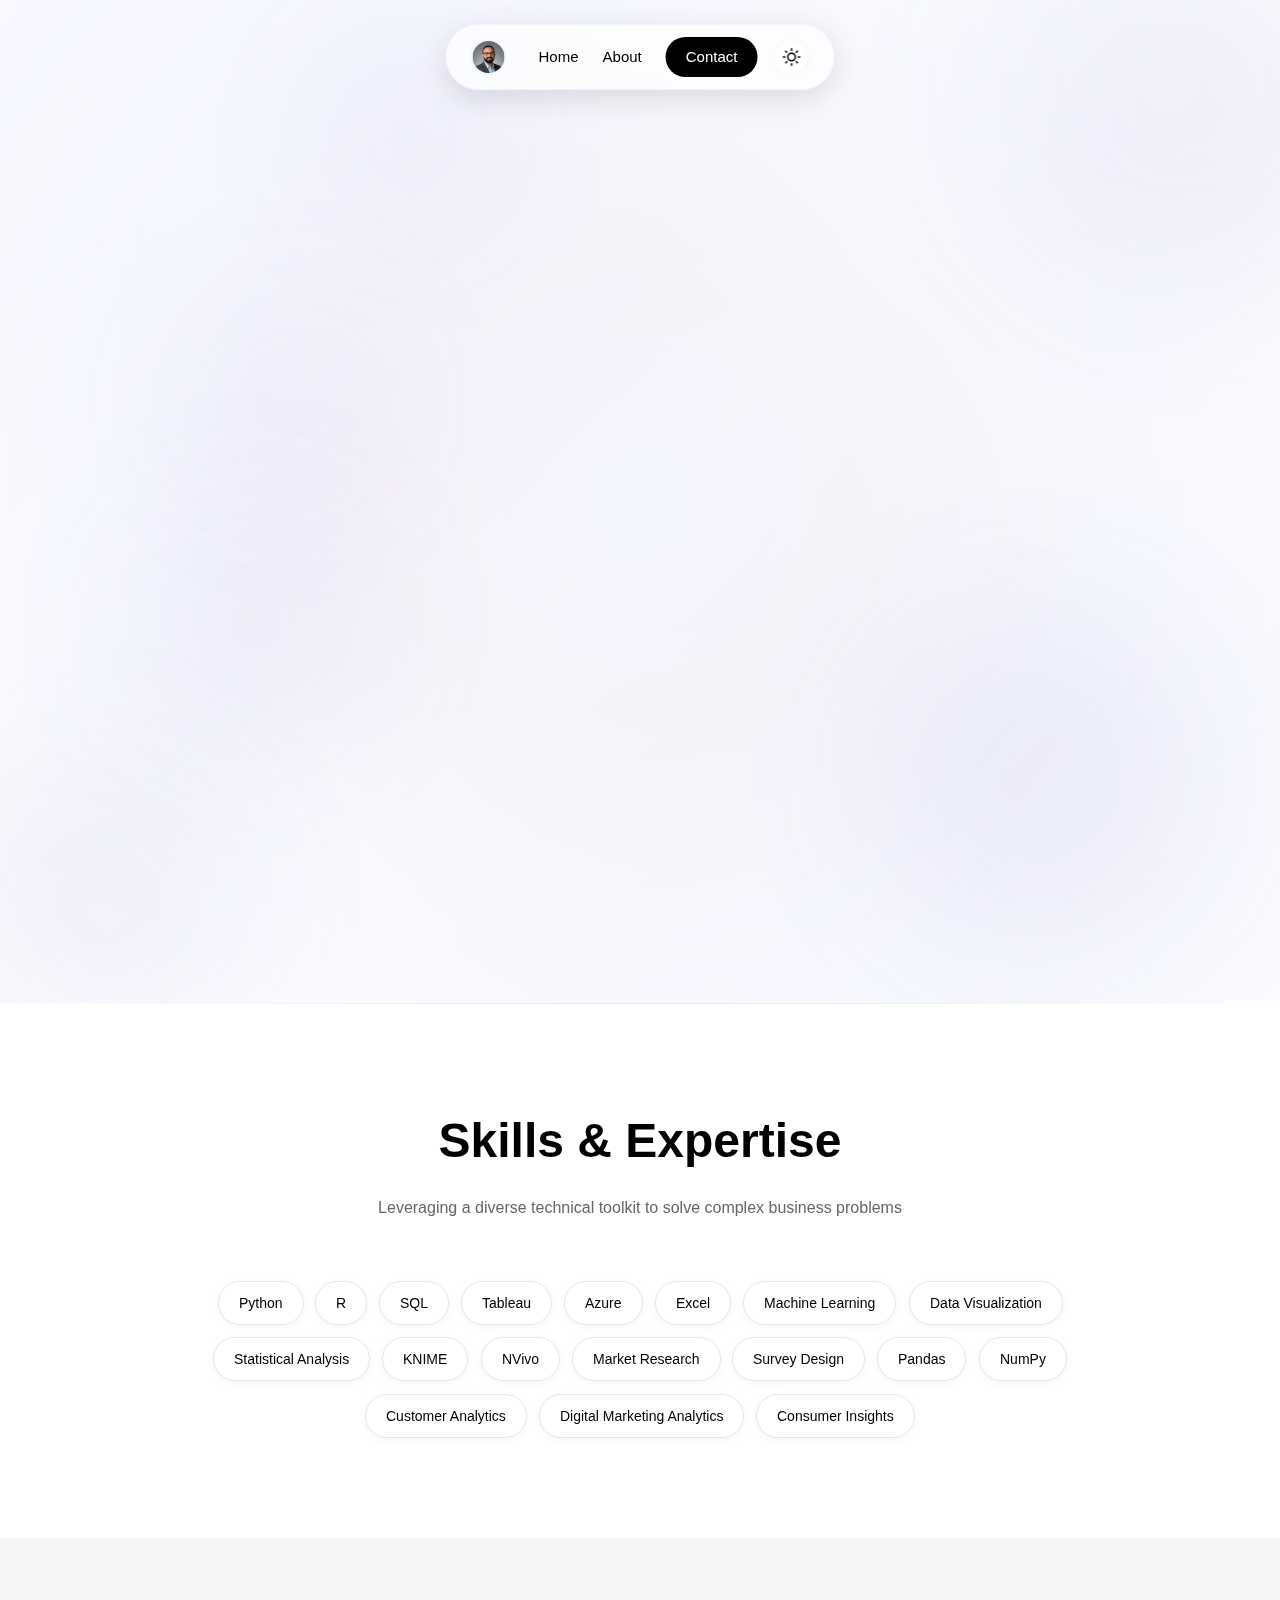
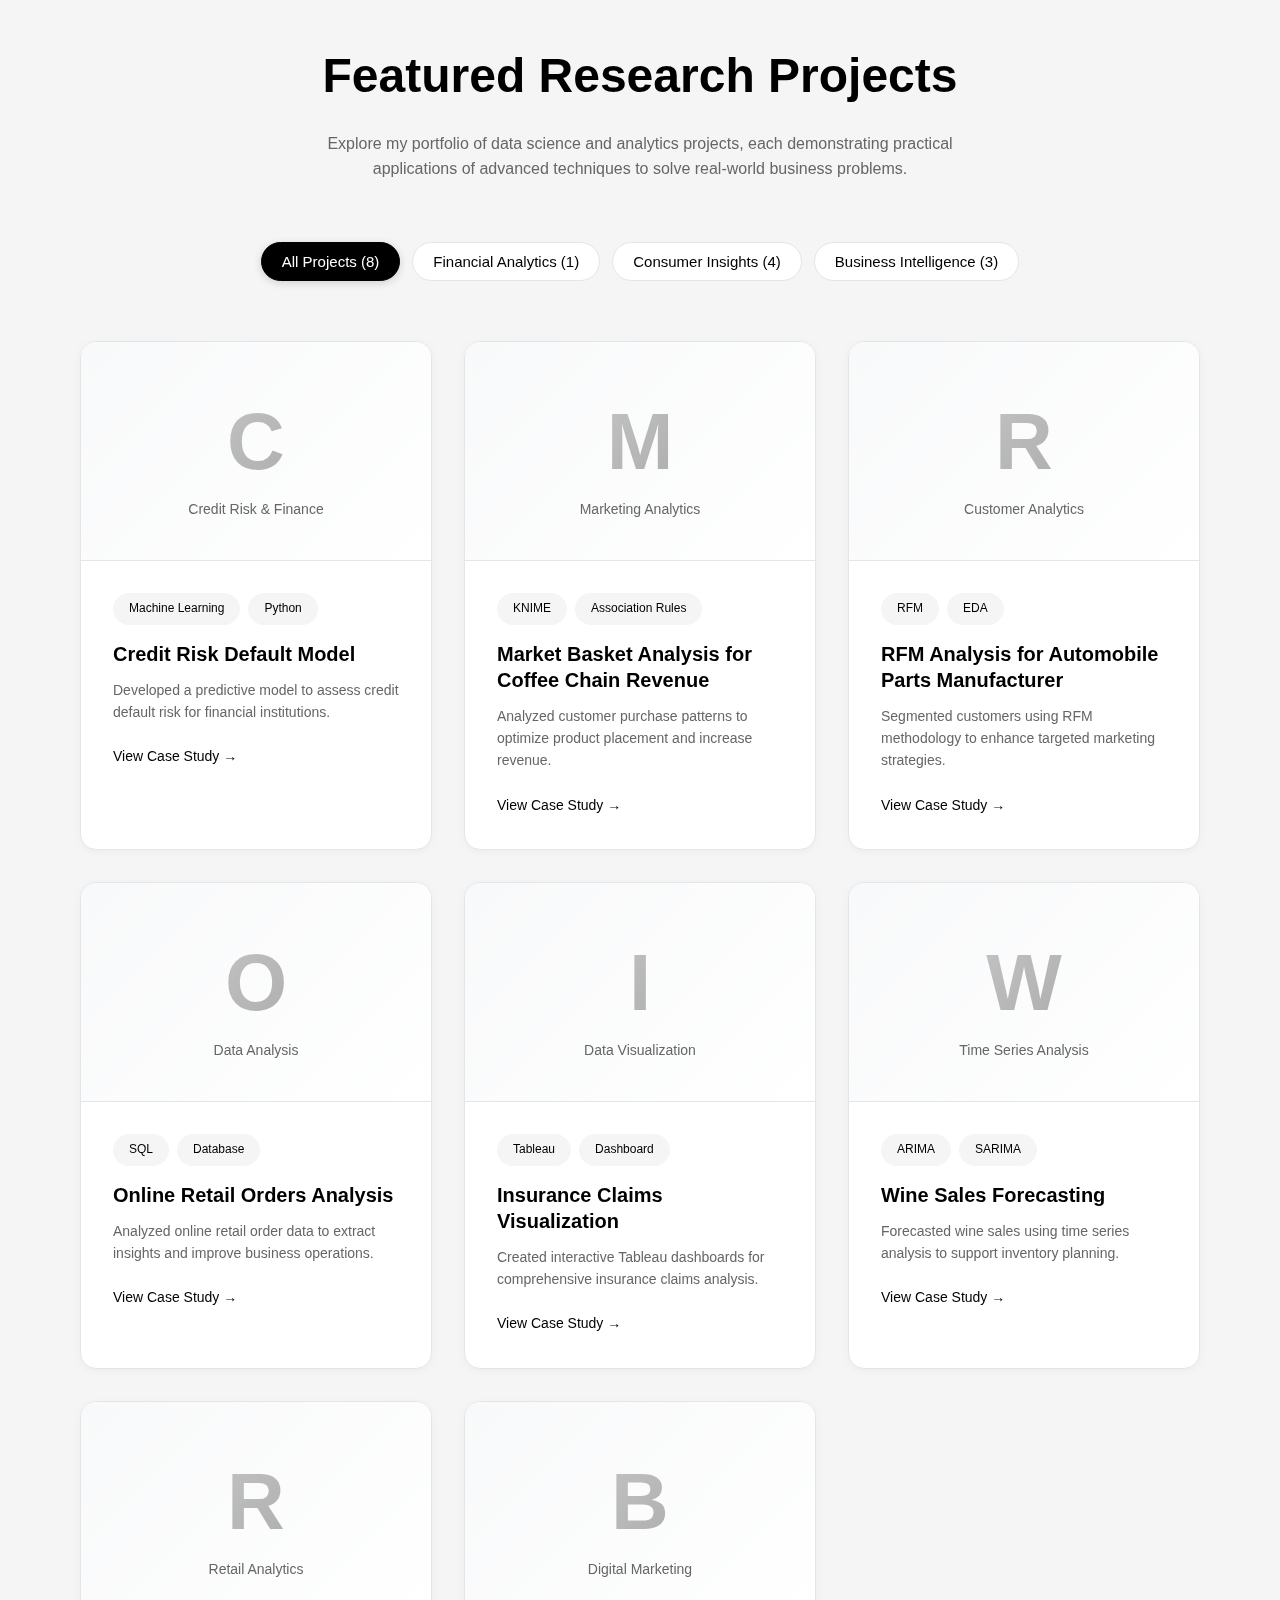
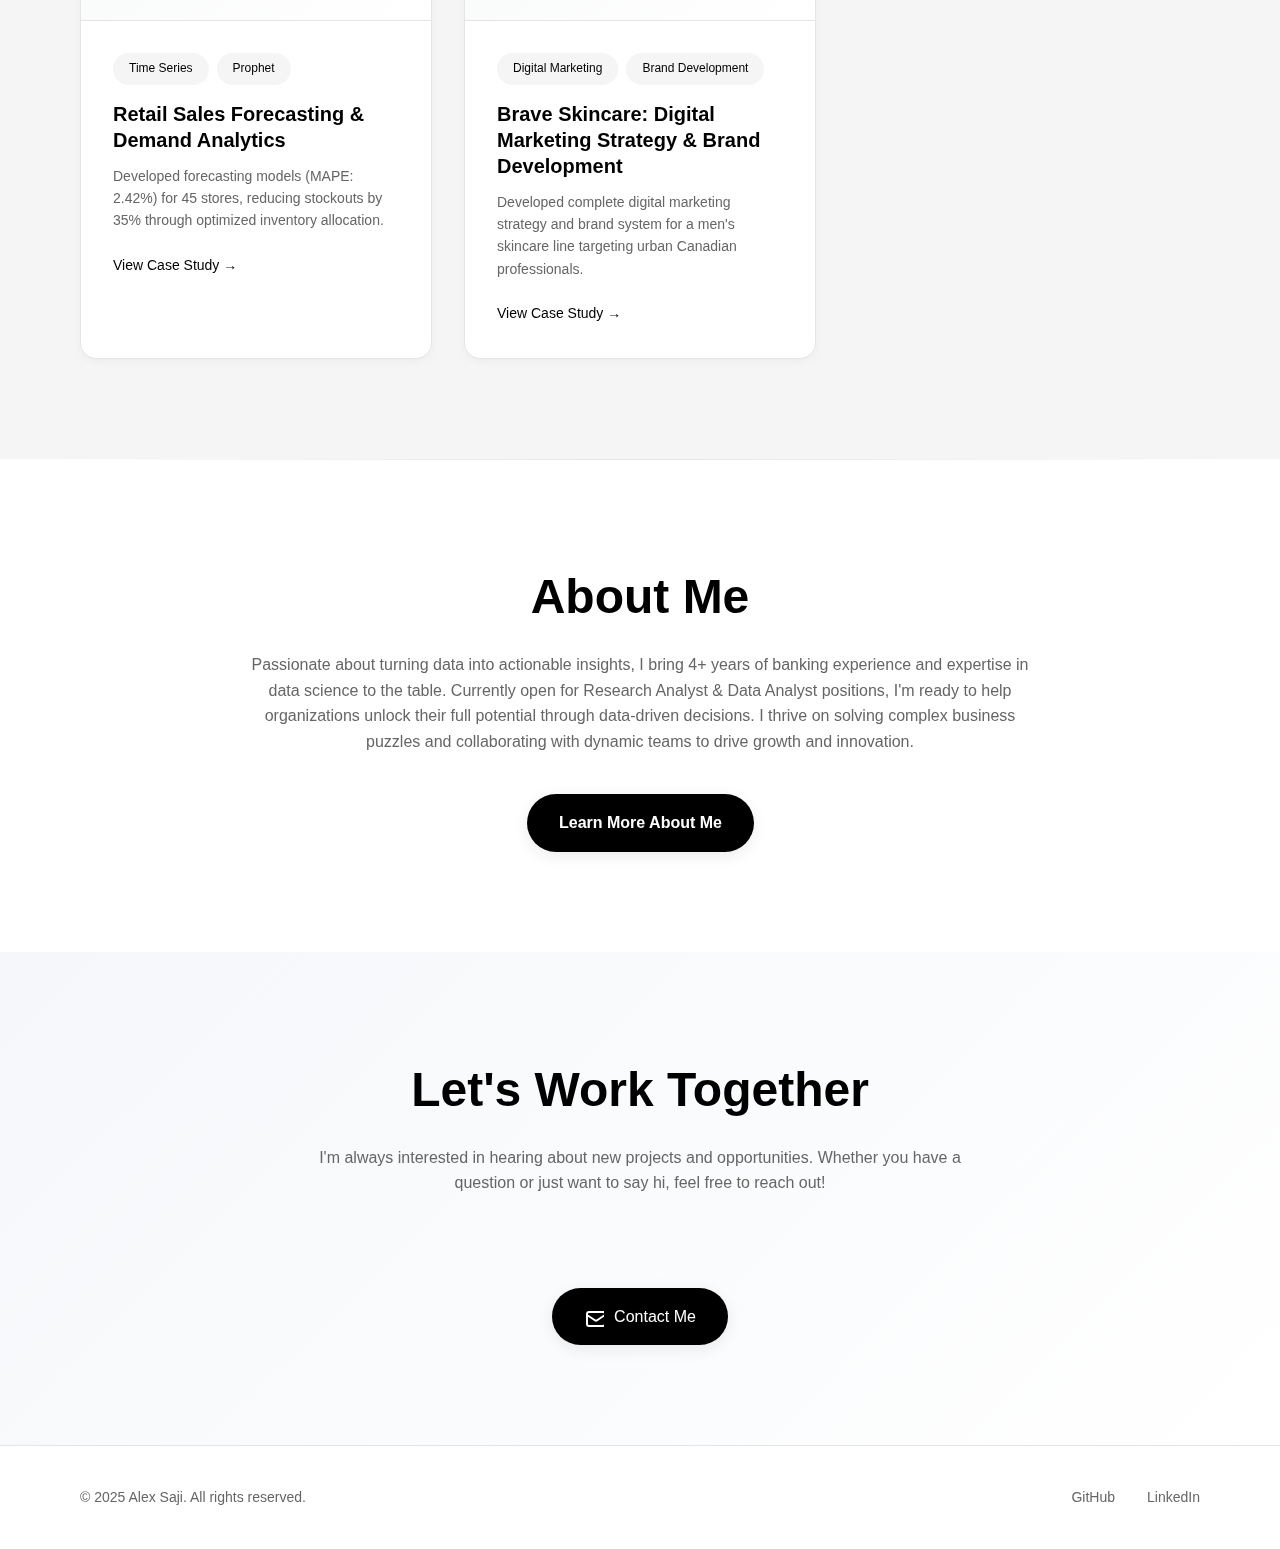
<file: index.html>
<!DOCTYPE html>
<html lang="en">
<head>
    <meta charset="UTF-8">
    <meta name="viewport" content="width=device-width, initial-scale=1.0">
    
    <!-- Security Headers -->
    <meta http-equiv="Content-Security-Policy" content="default-src 'self'; script-src 'self' 'unsafe-inline' https://public.tableau.com https://va.vercel-scripts.com; style-src 'self' 'unsafe-inline' https://fonts.googleapis.com; font-src 'self' https://fonts.gstatic.com; img-src 'self' data: https:; connect-src 'self' https://public.tableau.com https://vitals.vercel-insights.com; frame-src https://public.tableau.com; object-src 'none'; base-uri 'self'; form-action 'self';">
    <meta http-equiv="X-Frame-Options" content="DENY">
    <meta http-equiv="X-Content-Type-Options" content="nosniff">
    <meta http-equiv="Referrer-Policy" content="strict-origin-when-cross-origin">
    <meta http-equiv="Permissions-Policy" content="geolocation=(), microphone=(), camera=()">
    
    <!-- Primary Meta Tags -->
    <title>Alex Saji | Market Research Analyst & Data Scientist | Toronto, Canada</title>
    <meta name="title" content="Alex Saji | Market Research Analyst & Data Scientist | Toronto, Canada">
    <meta name="description" content="Alex Saji - Market Research Analyst & Data Scientist specializing in transforming data into actionable insights. 4+ years experience in banking, data analytics, and market research. Currently open for Research Analyst & Data Analyst positions in Toronto, Ontario.">
    <meta name="keywords" content="Alex Saji, Market Research Analyst, Data Scientist, Data Analyst, Research Analyst, Toronto, Canada, Data Analytics, Market Research, Statistical Analysis, Consumer Insights, Python, SQL, Tableau, Machine Learning">
    <meta name="author" content="Alex Saji">
    <meta name="robots" content="index, follow">
    <meta name="language" content="English">
    <meta name="revisit-after" content="7 days">
    <link rel="canonical" href="https://alexsaji.vercel.app/">
    
    <!-- Open Graph / Facebook -->
    <meta property="og:type" content="website">
    <meta property="og:url" content="https://alexsaji.vercel.app/">
    <meta property="og:title" content="Alex Saji | Market Research Analyst & Data Scientist">
    <meta property="og:description" content="Transforming data into actionable insights through market research, data analytics, and consumer insights. 4+ years experience. Open for Research Analyst & Data Analyst positions in Toronto.">
    <meta property="og:image" content="https://alexsaji.vercel.app/images/alex-saji.jpg">
    <meta property="og:image:width" content="1200">
    <meta property="og:image:height" content="630">
    <meta property="og:locale" content="en_CA">
    <meta property="og:site_name" content="Alex Saji Portfolio">
    
    <!-- Twitter -->
    <meta name="twitter:card" content="summary_large_image">
    <meta name="twitter:url" content="https://alexsaji.vercel.app/">
    <meta name="twitter:title" content="Alex Saji | Market Research Analyst & Data Scientist">
    <meta name="twitter:description" content="Transforming data into actionable insights through market research, data analytics, and consumer insights. 4+ years experience.">
    <meta name="twitter:image" content="https://alexsaji.vercel.app/images/alex-saji.jpg">
    <meta name="twitter:creator" content="@alexsaji">
    
    <!-- Structured Data (JSON-LD) -->
    <script type="application/ld+json">
    {
      "@context": "https://schema.org",
      "@type": "Person",
      "name": "Alex Saji",
      "jobTitle": "Market Research Analyst & Data Scientist",
      "url": "https://alexsaji.vercel.app",
      "image": "https://alexsaji.vercel.app/images/alex-saji.jpg",
      "sameAs": [
        "https://linkedin.com/in/alexsaji",
        "https://github.com/alxsaji"
      ],
      "address": {
        "@type": "PostalAddress",
        "addressLocality": "Toronto",
        "addressRegion": "Ontario",
        "addressCountry": "CA"
      },
      "alumniOf": [
        {
          "@type": "EducationalOrganization",
          "name": "University of Texas at Austin",
          "description": "PGP Data Science and Business Analytics"
        },
        {
          "@type": "EducationalOrganization",
          "name": "Humber College",
          "description": "Postgraduate Research Analyst"
        },
        {
          "@type": "EducationalOrganization",
          "name": "York University",
          "description": "Postgraduate Digital Marketing"
        }
      ],
      "knowsAbout": [
        "Market Research",
        "Data Analytics",
        "Statistical Analysis",
        "Machine Learning",
        "Consumer Insights",
        "Data Visualization",
        "Python",
        "SQL",
        "Tableau"
      ],
      "description": "Transforming data into actionable insights through quantitative & qualitative research, statistical analysis, and consumer insights."
    }
    </script>
    
    <link rel="preconnect" href="https://fonts.googleapis.com">
    <link rel="preconnect" href="https://fonts.gstatic.com" crossorigin>
    <link href="https://fonts.googleapis.com/css2?family=Inter:wght@400;500;600;700&display=swap" rel="stylesheet">
    <link rel="stylesheet" href="styles.css">
    <style>
        /* Critical CSS for above-the-fold content */
        body { margin: 0; padding: 0; }
        .navbar-island { position: fixed; top: 24px; left: 50%; transform: translateX(-50%); z-index: 1000; }
    </style>
</head>
<body>
    <!-- Navigation - Floating Island -->
    <nav class="navbar-island">
        <div class="nav-island-content">
            <a href="index.html" class="logo">
                <img src="images/alex-saji.jpg" alt="Alex Saji - Market Research Analyst & Data Scientist" class="logo-image">
            </a>
            <div class="nav-right">
                <div class="nav-links">
                    <a href="index.html">Home</a>
                    <a href="about.html">About</a>
                    <a href="#contact" class="contact-btn">Contact</a>
                </div>
                <button type="button" class="theme-toggle" aria-label="Toggle dark mode" id="themeToggle">
                    <svg class="theme-icon sun-icon" width="18" height="18" viewBox="0 0 24 24" fill="none" stroke="currentColor" stroke-width="2" stroke-linecap="round" stroke-linejoin="round">
                        <circle cx="12" cy="12" r="5"></circle>
                        <line x1="12" y1="1" x2="12" y2="3"></line>
                        <line x1="12" y1="21" x2="12" y2="23"></line>
                        <line x1="4.22" y1="4.22" x2="5.64" y2="5.64"></line>
                        <line x1="18.36" y1="18.36" x2="19.78" y2="19.78"></line>
                        <line x1="1" y1="12" x2="3" y2="12"></line>
                        <line x1="21" y1="12" x2="23" y2="12"></line>
                        <line x1="4.22" y1="19.78" x2="5.64" y2="18.36"></line>
                        <line x1="18.36" y1="5.64" x2="19.78" y2="4.22"></line>
                    </svg>
                    <svg class="theme-icon moon-icon" width="18" height="18" viewBox="0 0 24 24" fill="none" stroke="currentColor" stroke-width="2" stroke-linecap="round" stroke-linejoin="round">
                        <path d="M21 12.79A9 9 0 1 1 11.21 3 7 7 0 0 0 21 12.79z"></path>
                    </svg>
                </button>
            <button class="menu-toggle" aria-label="Toggle menu">
                <span></span>
                <span></span>
                <span></span>
            </button>
            </div>
        </div>
    </nav>

    <!-- Hero Section -->
    <section class="hero">
        <!-- Dynamic Water Background -->
        <div class="hero-water-background" id="heroWaterBackground"></div>
        
        <!-- Background Illustrations -->
        <div class="hero-background-illustrations">
            <div class="illustration-shape shape-1"></div>
            <div class="illustration-shape shape-2"></div>
            <div class="illustration-shape shape-3"></div>
            <div class="illustration-shape shape-4"></div>
            <div class="illustration-shape shape-5"></div>
            <div class="illustration-shape shape-6"></div>
            <!-- Data visualization elements -->
            <svg class="illustration-chart chart-1" viewBox="0 0 100 100" xmlns="http://www.w3.org/2000/svg">
                <rect x="10" y="30" width="12" height="40" fill="rgba(102, 126, 234, 0.1)"/>
                <rect x="26" y="20" width="12" height="50" fill="rgba(102, 126, 234, 0.1)"/>
                <rect x="42" y="40" width="12" height="30" fill="rgba(102, 126, 234, 0.1)"/>
                <rect x="58" y="15" width="12" height="55" fill="rgba(102, 126, 234, 0.1)"/>
                <rect x="74" y="25" width="12" height="45" fill="rgba(102, 126, 234, 0.1)"/>
            </svg>
            <svg class="illustration-chart chart-2" viewBox="0 0 100 100" xmlns="http://www.w3.org/2000/svg">
                <circle cx="50" cy="50" r="30" fill="none" stroke="rgba(102, 126, 234, 0.1)" stroke-width="2"/>
                <path d="M 50 50 L 50 20 A 30 30 0 0 1 70 40 Z" fill="rgba(102, 126, 234, 0.1)"/>
            </svg>
            <svg class="illustration-chart chart-3" viewBox="0 0 100 100" xmlns="http://www.w3.org/2000/svg">
                <line x1="20" y1="50" x2="80" y2="30" stroke="rgba(102, 126, 234, 0.1)" stroke-width="2"/>
                <line x1="20" y1="50" x2="80" y2="50" stroke="rgba(102, 126, 234, 0.1)" stroke-width="2"/>
                <line x1="20" y1="50" x2="80" y2="70" stroke="rgba(102, 126, 234, 0.1)" stroke-width="2"/>
                <circle cx="30" cy="50" r="3" fill="rgba(102, 126, 234, 0.2)"/>
                <circle cx="50" cy="40" r="3" fill="rgba(102, 126, 234, 0.2)"/>
                <circle cx="70" cy="35" r="3" fill="rgba(102, 126, 234, 0.2)"/>
            </svg>
        </div>

        <div class="container hero-wrapper">
            <div class="hero-main">
                <div class="hero-label">
                    MARKET RESEARCH ANALYST & DATA SCIENCE ENTHUSIAST
                </div>

                <h1 class="hero-name-main">
                    <span class="hero-greeting-text">Hi, I'm</span>
                    <span class="hero-name-gradient">Alex Saji</span>
                </h1>

                <p class="hero-description-text">
                    Transforming data into actionable insights through quantitative & qualitative research, statistical analysis, consumer insights, and marketing analytics.
                </p>

                <div class="hero-info">
                    <div class="hero-info-badge">
                        <div class="info-badge-icon">
                            <svg width="18" height="18" viewBox="0 0 24 24" fill="none" stroke="currentColor" stroke-width="2" stroke-linecap="round" stroke-linejoin="round">
                                <path d="M21 10c0 7-9 13-9 13s-9-6-9-13a9 9 0 0 1 18 0z"></path>
                                <circle cx="12" cy="10" r="3"></circle>
                            </svg>
                        </div>
                        <div class="info-badge-content">
                            <span class="info-badge-label">Location</span>
                            <span class="info-badge-value">Toronto, Ontario</span>
                        </div>
                    </div>
                    <div class="hero-info-badge">
                        <div class="info-badge-icon">
                            <svg width="18" height="18" viewBox="0 0 24 24" fill="none" stroke="currentColor" stroke-width="2" stroke-linecap="round" stroke-linejoin="round">
                                <path d="M16 21v-2a4 4 0 0 0-4-4H6a4 4 0 0 0-4 4v2"></path>
                                <circle cx="9" cy="7" r="4"></circle>
                                <path d="M22 21v-2a4 4 0 0 0-3-3.87"></path>
                                <path d="M16 3.13a4 4 0 0 1 0 7.75"></path>
                            </svg>
                        </div>
                        <div class="info-badge-content">
                            <span class="info-badge-label">Experience</span>
                            <span class="info-badge-value">4+ Years</span>
                        </div>
                    </div>
                    <div class="hero-info-badge">
                        <div class="info-badge-icon">
                            <svg width="18" height="18" viewBox="0 0 24 24" fill="none" stroke="currentColor" stroke-width="2" stroke-linecap="round" stroke-linejoin="round">
                                <path d="M22 10v6M2 10l10-5 10 5-10 5z"></path>
                                <path d="M6 12v5.83"></path>
                                <path d="M18 12v5.83"></path>
                            </svg>
                        </div>
                        <div class="info-badge-content">
                            <span class="info-badge-label">Education</span>
                            <span class="info-badge-value">UT Austin & York University</span>
                        </div>
                    </div>
                    <div class="hero-info-badge hero-info-badge-wide">
                        <div class="info-badge-icon">
                            <svg width="18" height="18" viewBox="0 0 24 24" fill="none" stroke="currentColor" stroke-width="2" stroke-linecap="round" stroke-linejoin="round">
                                <rect x="2" y="7" width="20" height="14" rx="2" ry="2"></rect>
                                <path d="M16 21V5a2 2 0 0 0-2-2h-4a2 2 0 0 0-2 2v16"></path>
                            </svg>
                        </div>
                        <div class="info-badge-content">
                            <span class="info-badge-label">Currently</span>
                            <span class="info-badge-value">Open for Research Analyst & Data Analyst positions</span>
                        </div>
                    </div>
                </div>

                <div class="hero-actions">
                    <a href="#projects" class="btn-view-work">
                        View My Work
                        <svg width="16" height="16" viewBox="0 0 24 24" fill="none" stroke="currentColor" stroke-width="2.5" stroke-linecap="round" stroke-linejoin="round">
                            <path d="M12 5v14M19 12l-7 7-7-7"></path>
                        </svg>
                    </a>
                    <a href="#contact" class="btn-get-touch">
                        <svg width="18" height="18" viewBox="0 0 24 24" fill="none" stroke="currentColor" stroke-width="2" stroke-linecap="round" stroke-linejoin="round">
                        <path d="M4 4h16c1.1 0 2 .9 2 2v12c0 1.1-.9 2-2 2H4c-1.1 0-2-.9-2-2V6c0-1.1.9-2 2-2z"></path>
                        <polyline points="22,6 12,13 2,6"></polyline>
                    </svg>
                    Get In Touch
                </a>
            </div>

                <div class="hero-social">
                    <a href="https://github.com/alxsaji" target="_blank" rel="noopener noreferrer" aria-label="GitHub" class="social-icon">
                    <svg width="24" height="24" viewBox="0 0 24 24" fill="currentColor">
                        <path d="M12 0c-6.626 0-12 5.373-12 12 0 5.302 3.438 9.8 8.207 11.387.599.111.793-.261.793-.577v-2.234c-3.338.726-4.033-1.416-4.033-1.416-.546-1.387-1.333-1.756-1.333-1.756-1.089-.745.083-.729.083-.729 1.205.084 1.839 1.237 1.839 1.237 1.07 1.834 2.807 1.304 3.492.997.107-.775.418-1.305.762-1.604-2.665-.305-5.467-1.334-5.467-5.931 0-1.311.469-2.381 1.236-3.221-.124-.303-.535-1.524.117-3.176 0 0 1.008-.322 3.301 1.23.957-.266 1.983-.399 3.003-.404 1.02.005 2.047.138 3.006.404 2.291-1.552 3.297-1.23 3.297-1.23.653 1.653.242 2.874.118 3.176.77.84 1.235 1.911 1.235 3.221 0 4.609-2.807 5.624-5.479 5.921.43.372.823 1.102.823 2.222v3.293c0 .319.192.694.801.576 4.765-1.589 8.199-6.086 8.199-11.386 0-6.627-5.373-12-12-12z"/>
                    </svg>
                </a>
                    <a href="https://linkedin.com/in/alexsaji" target="_blank" rel="noopener noreferrer" aria-label="LinkedIn" class="social-icon">
                    <svg width="24" height="24" viewBox="0 0 24 24" fill="currentColor">
                        <path d="M19 0h-14c-2.761 0-5 2.239-5 5v14c0 2.761 2.239 5 5 5h14c2.762 0 5-2.239 5-5v-14c0-2.761-2.238-5-5-5zm-11 19h-3v-11h3v11zm-1.5-12.268c-.966 0-1.75-.79-1.75-1.764s.784-1.764 1.75-1.764 1.75.79 1.75 1.764-.783 1.764-1.75 1.764zm13.5 12.268h-3v-5.604c0-3.368-4-3.113-4 0v5.604h-3v-11h3v1.765c1.396-2.586 7-2.777 7 2.476v6.759z"/>
                    </svg>
                </a>
            </div>
            </div>
        </div>

        <div class="scroll-indicator">
            <svg width="24" height="24" viewBox="0 0 24 24" fill="none" stroke="currentColor" stroke-width="2" stroke-linecap="round" stroke-linejoin="round">
                <path d="M12 5v14M19 12l-7 7-7-7"></path>
            </svg>
        </div>
    </section>

    <!-- Skills Section -->
    <section id="skills" class="skills-section">
        <div class="container">
            <h2 class="section-title">Skills & Expertise</h2>
            <p class="section-subtitle">Leveraging a diverse technical toolkit to solve complex business problems</p>
            <div class="skills-grid">
                <span class="skill-tag">Python</span>
                <span class="skill-tag">R</span>
                <span class="skill-tag">SQL</span>
                <span class="skill-tag">Tableau</span>
                <span class="skill-tag">Azure</span>
                <span class="skill-tag">Excel</span>
                <span class="skill-tag">Machine Learning</span>
                <span class="skill-tag">Data Visualization</span>
                <span class="skill-tag">Statistical Analysis</span>
                <span class="skill-tag">KNIME</span>
                <span class="skill-tag">NVivo</span>
                <span class="skill-tag">Market Research</span>
                <span class="skill-tag">Survey Design</span>
                <span class="skill-tag">Pandas</span>
                <span class="skill-tag">NumPy</span>
                <span class="skill-tag">Customer Analytics</span>
                <span class="skill-tag">Digital Marketing Analytics</span>
                <span class="skill-tag">Consumer Insights</span>
            </div>
        </div>
    </section>

    <!-- Projects Section -->
    <section id="projects" class="projects-section">
        <div class="container">
            <h2 class="section-title">Featured Research Projects</h2>
            <p class="section-subtitle">Explore my portfolio of data science and analytics projects, each demonstrating practical applications of advanced techniques to solve real-world business problems.</p>

            <!-- Project Filters -->
            <div class="project-filters">
                <button class="filter-btn active" data-filter="all">All Projects (8)</button>
                <button class="filter-btn" data-filter="financial">Financial Analytics (1)</button>
                <button class="filter-btn" data-filter="consumer">Consumer Insights (4)</button>
                <button class="filter-btn" data-filter="business">Business Intelligence (3)</button>
            </div>

            <div class="projects-grid">
                <!-- Project 1: Credit Risk -->
                <article class="project-card" data-category="financial">
                    <div class="project-icon">
                        <span class="icon-letter">C</span>
                        <p class="icon-category">Credit Risk & Finance</p>
                    </div>
                    <div class="project-content">
                        <div class="project-tags">
                            <span class="tag">Machine Learning</span>
                            <span class="tag">Python</span>
                        </div>
                        <h3 class="project-title">Credit Risk Default Model</h3>
                        <p class="project-description">Developed a predictive model to assess credit default risk for financial institutions.</p>
                        <a href="project-credit-risk.html" class="project-link">View Case Study →</a>
                    </div>
                </article>

                <!-- Project 2: Market Basket -->
                <article class="project-card" data-category="consumer">
                    <div class="project-icon">
                        <span class="icon-letter">M</span>
                        <p class="icon-category">Marketing Analytics</p>
                    </div>
                    <div class="project-content">
                        <div class="project-tags">
                            <span class="tag">KNIME</span>
                            <span class="tag">Association Rules</span>
                        </div>
                        <h3 class="project-title">Market Basket Analysis for Coffee Chain Revenue</h3>
                        <p class="project-description">Analyzed customer purchase patterns to optimize product placement and increase revenue.</p>
                        <a href="project-market-basket.html" class="project-link">View Case Study →</a>
                    </div>
                </article>

                <!-- Project 3: RFM Analysis -->
                <article class="project-card" data-category="consumer">
                    <div class="project-icon">
                        <span class="icon-letter">R</span>
                        <p class="icon-category">Customer Analytics</p>
                    </div>
                    <div class="project-content">
                        <div class="project-tags">
                            <span class="tag">RFM</span>
                            <span class="tag">EDA</span>
                        </div>
                        <h3 class="project-title">RFM Analysis for Automobile Parts Manufacturer</h3>
                        <p class="project-description">Segmented customers using RFM methodology to enhance targeted marketing strategies.</p>
                        <a href="project-rfm.html" class="project-link">View Case Study →</a>
                    </div>
                </article>

                <!-- Project 4: Retail Orders -->
                <article class="project-card" data-category="business">
                    <div class="project-icon">
                        <span class="icon-letter">O</span>
                        <p class="icon-category">Data Analysis</p>
                    </div>
                    <div class="project-content">
                        <div class="project-tags">
                            <span class="tag">SQL</span>
                            <span class="tag">Database</span>
                        </div>
                        <h3 class="project-title">Online Retail Orders Analysis</h3>
                        <p class="project-description">Analyzed online retail order data to extract insights and improve business operations.</p>
                        <a href="project-retail.html" class="project-link">View Case Study →</a>
                    </div>
                </article>

                <!-- Project 5: Insurance Claims -->
                <article class="project-card" data-category="business">
                    <div class="project-icon">
                        <span class="icon-letter">I</span>
                        <p class="icon-category">Data Visualization</p>
                    </div>
                    <div class="project-content">
                        <div class="project-tags">
                            <span class="tag">Tableau</span>
                            <span class="tag">Dashboard</span>
                        </div>
                        <h3 class="project-title">Insurance Claims Visualization</h3>
                        <p class="project-description">Created interactive Tableau dashboards for comprehensive insurance claims analysis.</p>
                        <a href="project-insurance.html" class="project-link">View Case Study →</a>
                    </div>
                </article>

                <!-- Project 6: Wine Sales Forecasting -->
                <article class="project-card" data-category="consumer">
                    <div class="project-icon">
                        <span class="icon-letter">W</span>
                        <p class="icon-category">Time Series Analysis</p>
                    </div>
                    <div class="project-content">
                        <div class="project-tags">
                            <span class="tag">ARIMA</span>
                            <span class="tag">SARIMA</span>
                        </div>
                        <h3 class="project-title">Wine Sales Forecasting</h3>
                        <p class="project-description">Forecasted wine sales using time series analysis to support inventory planning.</p>
                        <a href="project-wine.html" class="project-link">View Case Study →</a>
                    </div>
                </article>

                <!-- Project 7: Retail Sales Forecasting -->
                <article class="project-card" data-category="business">
                    <div class="project-icon">
                        <span class="icon-letter">R</span>
                        <p class="icon-category">Retail Analytics</p>
                    </div>
                    <div class="project-content">
                        <div class="project-tags">
                            <span class="tag">Time Series</span>
                            <span class="tag">Prophet</span>
                        </div>
                        <h3 class="project-title">Retail Sales Forecasting & Demand Analytics</h3>
                        <p class="project-description">Developed forecasting models (MAPE: 2.42%) for 45 stores, reducing stockouts by 35% through optimized inventory allocation.</p>
                        <a href="project-retail-forecasting.html" class="project-link">View Case Study →</a>
                    </div>
                </article>

                <!-- Project 8: Brave Skincare -->
                <article class="project-card" data-category="consumer">
                    <div class="project-icon">
                        <span class="icon-letter">B</span>
                        <p class="icon-category">Digital Marketing</p>
                    </div>
                    <div class="project-content">
                        <div class="project-tags">
                            <span class="tag">Digital Marketing</span>
                            <span class="tag">Brand Development</span>
                        </div>
                        <h3 class="project-title">Brave Skincare: Digital Marketing Strategy & Brand Development</h3>
                        <p class="project-description">Developed complete digital marketing strategy and brand system for a men's skincare line targeting urban Canadian professionals.</p>
                        <a href="project-brave-skincare.html" class="project-link">View Case Study →</a>
                    </div>
                </article>

            </div>
        </div>
    </section>

    <!-- About Section -->
    <section id="about" class="skills-section">
        <div class="container">
            <h2 class="section-title">About Me</h2>
            <p class="section-subtitle" style="max-width: 800px; margin: 0 auto;">Passionate about turning data into actionable insights, I bring 4+ years of banking experience and expertise in data science to the table. Currently open for Research Analyst & Data Analyst positions, I'm ready to help organizations unlock their full potential through data-driven decisions. I thrive on solving complex business puzzles and collaborating with dynamic teams to drive growth and innovation.</p>
            <div style="text-align: center; margin-top: 40px;">
                <a href="about.html" class="btn-primary">Learn More About Me</a>
            </div>
        </div>
    </section>

    <!-- Contact Section -->
    <section id="contact" class="contact-section">
        <div class="container">
            <h2 class="section-title">Let's Work Together</h2>
            <p class="section-subtitle">I'm always interested in hearing about new projects and opportunities. Whether you have a question or just want to say hi, feel free to reach out!</p>
            <a href="mailto:alexsaji.07@gmail.com" class="btn-contact">
                <svg width="20" height="20" viewBox="0 0 20 20" fill="none" stroke="currentColor" stroke-width="2">
                    <path d="M3 8l7.89 5.26a2 2 0 002.22 0L21 8M5 19h14a2 2 0 002-2V7a2 2 0 00-2-2H5a2 2 0 00-2 2v10a2 2 0 002 2z"/>
                </svg>
                Contact Me
            </a>
        </div>
    </section>

    <!-- Footer -->
    <footer class="footer">
        <div class="container">
            <p>© 2025 Alex Saji. All rights reserved.</p>
            <div class="footer-links">
                <a href="https://github.com/alxsaji" target="_blank" rel="noopener noreferrer">GitHub</a>
                <a href="https://linkedin.com/in/alexsaji" target="_blank" rel="noopener noreferrer">LinkedIn</a>
            </div>
        </div>
    </footer>

    <script src="script.js"></script>
    
    <!-- Vercel Analytics -->
    <script>
        (function() {
            var script = document.createElement('script');
            script.src = 'https://va.vercel-scripts.com/v1/script.js';
            script.defer = true;
            document.head.appendChild(script);
        })();
    </script>
</body>
</html>
</file>
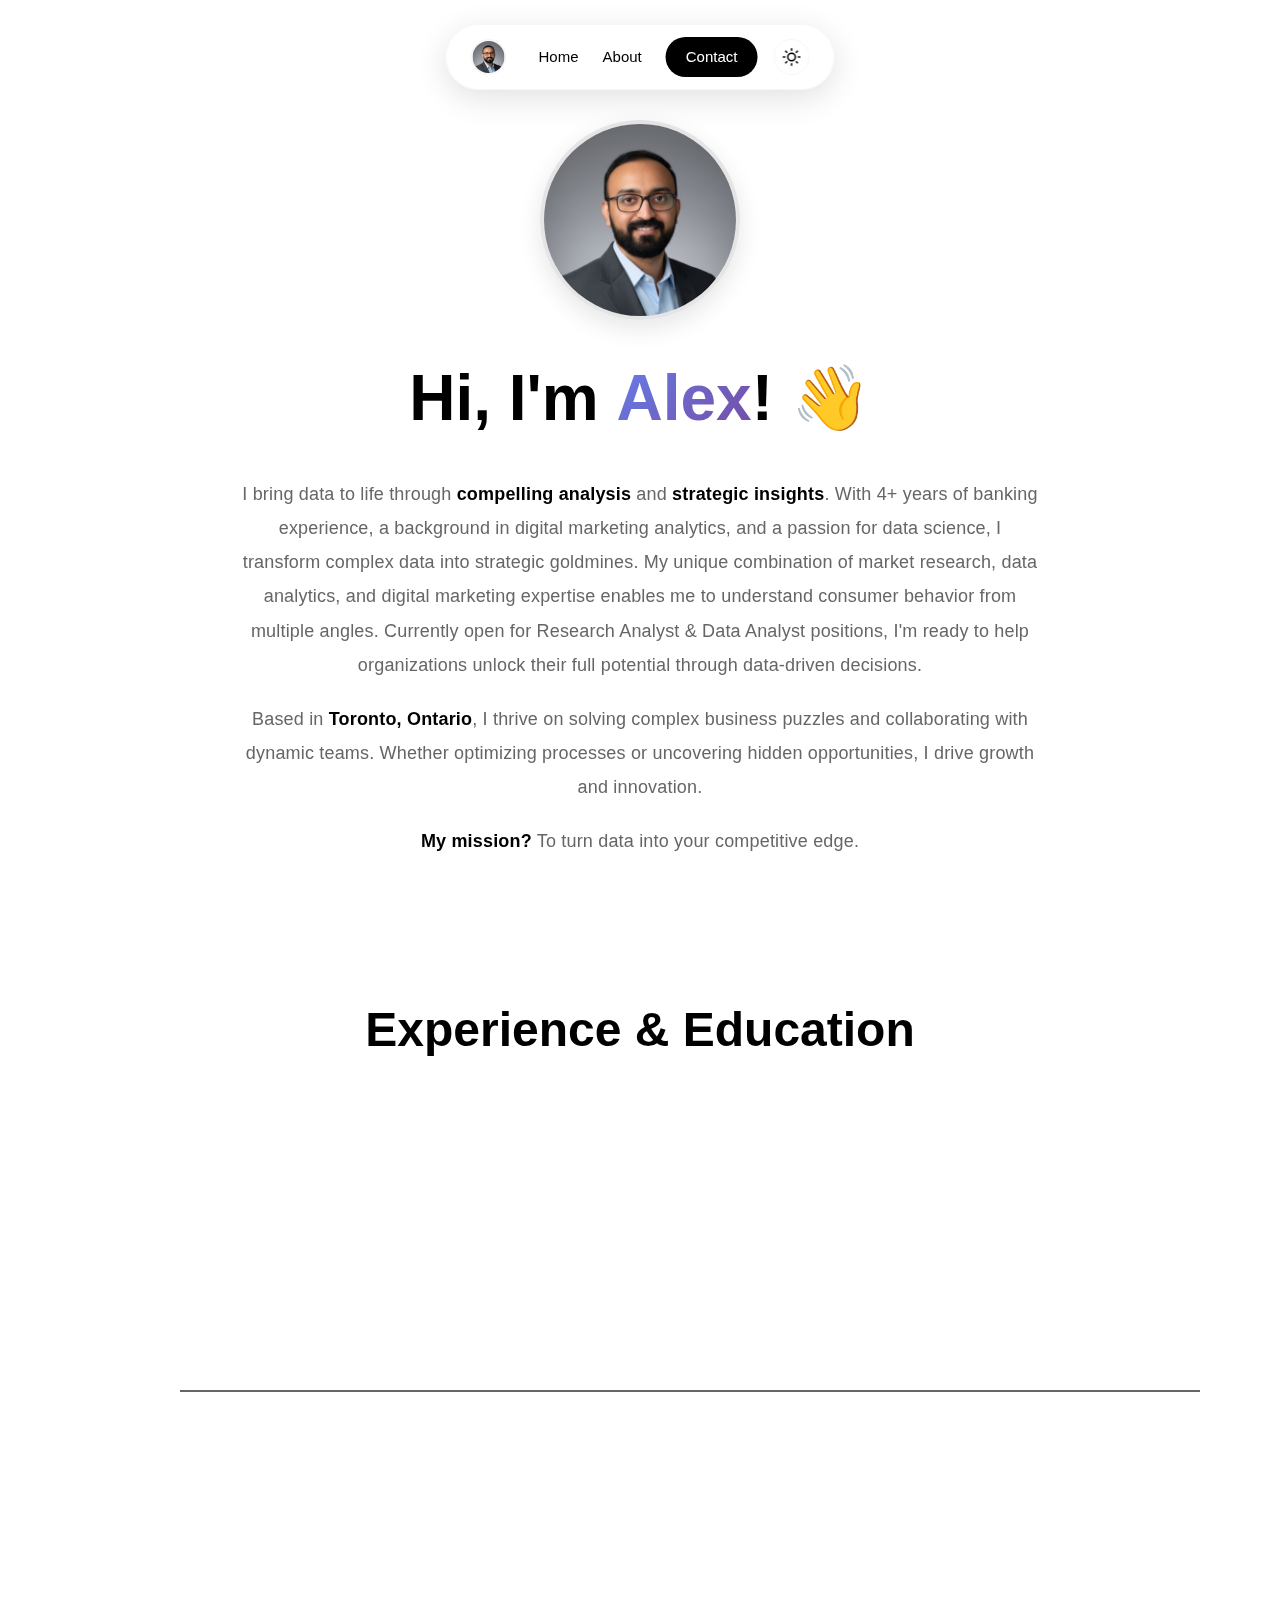
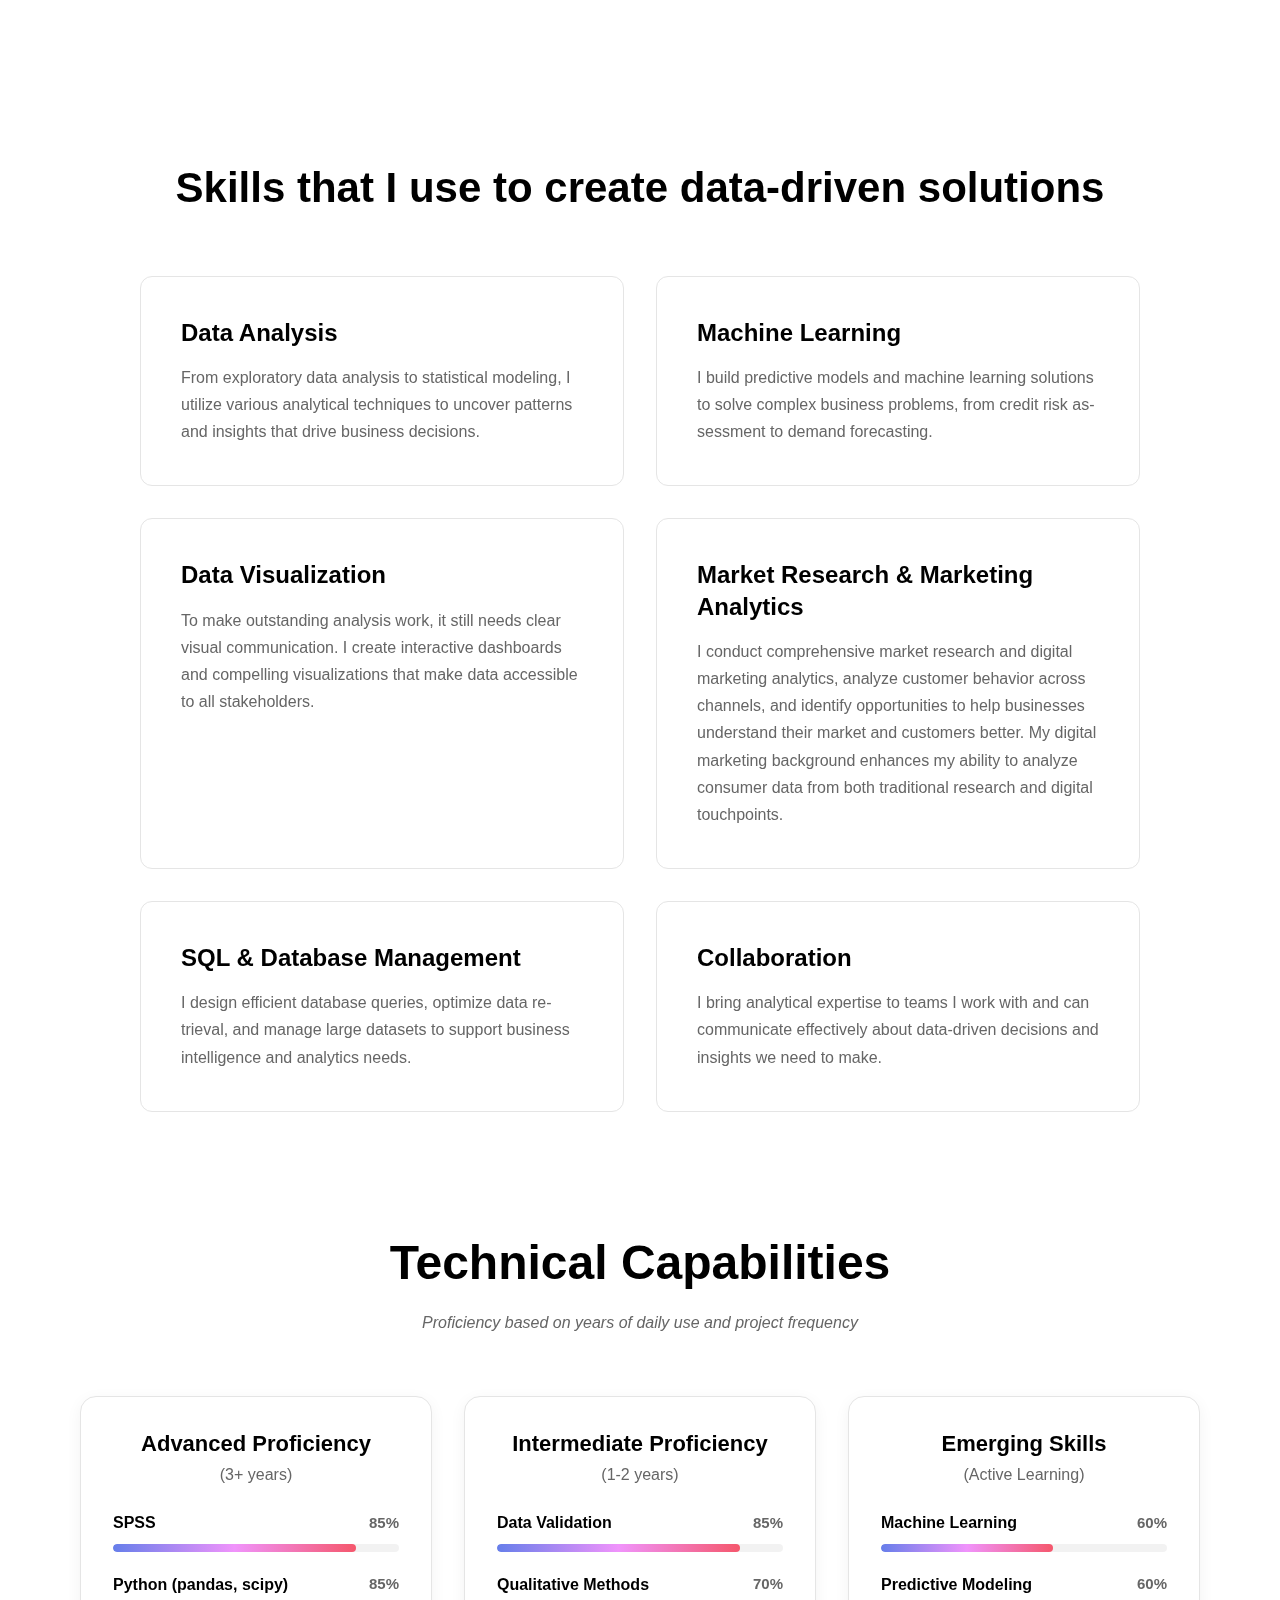
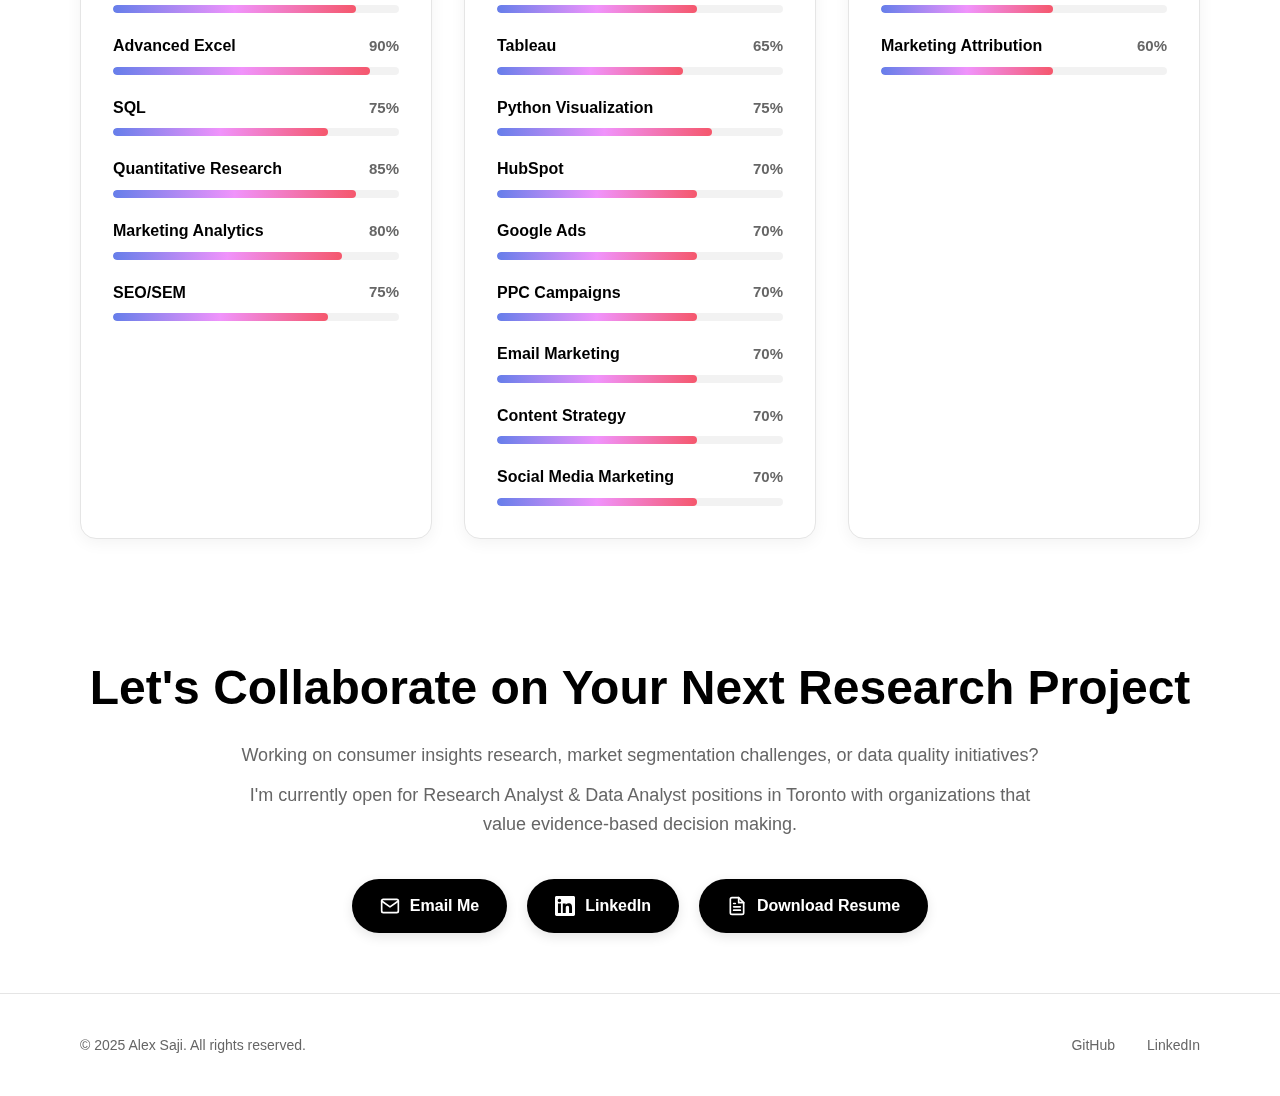
<file: about.html>
<!DOCTYPE html>
<html lang="en">
<head>
    <meta charset="UTF-8">
    <meta name="viewport" content="width=device-width, initial-scale=1.0">
    
    <!-- Security Headers -->
    <meta http-equiv="Content-Security-Policy" content="default-src 'self'; script-src 'self' 'unsafe-inline' https://va.vercel-scripts.com; style-src 'self' 'unsafe-inline' https://fonts.googleapis.com; font-src 'self' https://fonts.gstatic.com; img-src 'self' data: https:; connect-src 'self' https://vitals.vercel-insights.com; object-src 'none'; base-uri 'self'; form-action 'self';">
    <meta http-equiv="X-Frame-Options" content="DENY">
    <meta http-equiv="X-Content-Type-Options" content="nosniff">
    <meta http-equiv="Referrer-Policy" content="strict-origin-when-cross-origin">
    <meta http-equiv="Permissions-Policy" content="geolocation=(), microphone=(), camera=()">
    
    <!-- Primary Meta Tags -->
    <title>About Alex Saji | Market Research Analyst & Data Scientist | Experience & Skills</title>
    <meta name="title" content="About Alex Saji | Market Research Analyst & Data Scientist">
    <meta name="description" content="Learn about Alex Saji - Market Research Analyst & Data Scientist with 4+ years of banking experience. Expertise in data analytics, market research, statistical analysis, and consumer insights. Based in Toronto, Ontario, Canada.">
    <meta name="keywords" content="Alex Saji, About, Market Research Analyst, Data Scientist, Data Analyst, Toronto, Canada, Experience, Skills, Education, UT Austin, Humber College, York University">
    <meta name="author" content="Alex Saji">
    <meta name="robots" content="index, follow">
    <link rel="canonical" href="https://alexsaji.vercel.app/about.html">
    
    <!-- Open Graph / Facebook -->
    <meta property="og:type" content="profile">
    <meta property="og:url" content="https://alexsaji.vercel.app/about.html">
    <meta property="og:title" content="About Alex Saji | Market Research Analyst & Data Scientist">
    <meta property="og:description" content="Market Research Analyst & Data Scientist with 4+ years experience. Expertise in data analytics, market research, and consumer insights. Based in Toronto, Canada.">
    <meta property="og:image" content="https://alexsaji.vercel.app/images/alex-saji.jpg">
    <meta property="og:locale" content="en_CA">
    
    <!-- Twitter -->
    <meta name="twitter:card" content="summary_large_image">
    <meta name="twitter:url" content="https://alexsaji.vercel.app/about.html">
    <meta name="twitter:title" content="About Alex Saji | Market Research Analyst & Data Scientist">
    <meta name="twitter:description" content="Market Research Analyst & Data Scientist with 4+ years experience. Expertise in data analytics, market research, and consumer insights.">
    <meta name="twitter:image" content="https://alexsaji.vercel.app/images/alex-saji.jpg">
    
    <!-- Structured Data (JSON-LD) -->
    <script type="application/ld+json">
    {
      "@context": "https://schema.org",
      "@type": "ProfilePage",
      "mainEntity": {
        "@type": "Person",
        "name": "Alex Saji",
        "jobTitle": "Market Research Analyst & Data Scientist",
        "description": "Transforming data into actionable insights through market research, data analytics, and consumer insights.",
        "url": "https://alexsaji.vercel.app",
        "image": "https://alexsaji.vercel.app/images/alex-saji.jpg",
        "sameAs": [
          "https://linkedin.com/in/alexsaji",
          "https://github.com/alxsaji"
        ],
        "address": {
          "@type": "PostalAddress",
          "addressLocality": "Toronto",
          "addressRegion": "Ontario",
          "addressCountry": "CA"
        },
        "alumniOf": [
          {
            "@type": "EducationalOrganization",
            "name": "University of Texas at Austin",
            "description": "PGP Data Science and Business Analytics"
          },
          {
            "@type": "EducationalOrganization",
            "name": "Humber College",
            "description": "Postgraduate Research Analyst"
          },
          {
            "@type": "EducationalOrganization",
            "name": "York University",
            "description": "Postgraduate Digital Marketing"
          }
        ]
      }
    }
    </script>
    
    <link rel="stylesheet" href="styles.css">
    <link rel="preconnect" href="https://fonts.googleapis.com">
    <link rel="preconnect" href="https://fonts.gstatic.com" crossorigin>
    <link href="https://fonts.googleapis.com/css2?family=Inter:wght@400;500;600;700&display=swap" rel="stylesheet">
</head>
<body>
    <!-- Navigation - Floating Island -->
    <nav class="navbar-island">
        <div class="nav-island-content">
            <a href="index.html" class="logo">
                <img src="images/alex-saji.jpg" alt="Alex Saji - Market Research Analyst & Data Scientist" class="logo-image">
            </a>
            <div class="nav-right">
                <div class="nav-links">
                    <a href="index.html">Home</a>
                    <a href="about.html">About</a>
                    <a href="index.html#contact" class="contact-btn">Contact</a>
                </div>
                <button type="button" class="theme-toggle" aria-label="Toggle dark mode" id="themeToggle">
                    <svg class="theme-icon sun-icon" width="18" height="18" viewBox="0 0 24 24" fill="none" stroke="currentColor" stroke-width="2" stroke-linecap="round" stroke-linejoin="round">
                        <circle cx="12" cy="12" r="5"></circle>
                        <line x1="12" y1="1" x2="12" y2="3"></line>
                        <line x1="12" y1="21" x2="12" y2="23"></line>
                        <line x1="4.22" y1="4.22" x2="5.64" y2="5.64"></line>
                        <line x1="18.36" y1="18.36" x2="19.78" y2="19.78"></line>
                        <line x1="1" y1="12" x2="3" y2="12"></line>
                        <line x1="21" y1="12" x2="23" y2="12"></line>
                        <line x1="4.22" y1="19.78" x2="5.64" y2="18.36"></line>
                        <line x1="18.36" y1="5.64" x2="19.78" y2="4.22"></line>
                    </svg>
                    <svg class="theme-icon moon-icon" width="18" height="18" viewBox="0 0 24 24" fill="none" stroke="currentColor" stroke-width="2" stroke-linecap="round" stroke-linejoin="round">
                        <path d="M21 12.79A9 9 0 1 1 11.21 3 7 7 0 0 0 21 12.79z"></path>
                    </svg>
                </button>
            <button class="menu-toggle" aria-label="Toggle menu">
                <span></span>
                <span></span>
                <span></span>
            </button>
            </div>
        </div>
    </nav>

    <!-- About Hero Section -->
    <section class="about-hero">
        <div class="container">
            <div class="about-hero-wrapper">
                <div class="about-hero-image">
                    <img src="images/alex-saji.jpg" alt="Alex Saji - Market Research Analyst & Data Scientist" class="profile-image">
                </div>
                <div class="about-hero-content">
            <h1 class="about-title">
                <span class="greeting-animated" id="greetingText">Hi</span><span class="greeting-comma">,</span> I'm <span class="name-highlight">Alex</span>! 👋
            </h1>
                    <p class="about-intro">I bring data to life through <strong>compelling analysis</strong> and <strong>strategic insights</strong>. With 4+ years of banking experience, a background in digital marketing analytics, and a passion for data science, I transform complex data into strategic goldmines. My unique combination of market research, data analytics, and digital marketing expertise enables me to understand consumer behavior from multiple angles. Currently open for Research Analyst & Data Analyst positions, I'm ready to help organizations unlock their full potential through data-driven decisions.</p>
                    <p class="about-intro">Based in <strong>Toronto, Ontario</strong>, I thrive on solving complex business puzzles and collaborating with dynamic teams. Whether optimizing processes or uncovering hidden opportunities, I drive growth and innovation.</p>
                    <p class="about-intro"><strong>My mission?</strong> To turn data into your competitive edge.</p>
                </div>
            </div>
        </div>
    </section>

    <!-- Experience & Education Timeline Section -->
    <section class="about-timeline-section">
        <div class="container">
            <h2 class="timeline-section-title">Experience & Education</h2>
            
            <div class="timeline-wrapper">
                <div class="timeline-container">
                    <!-- Timeline Line -->
                    <div class="timeline-line"></div>
                    
                    <!-- Timeline Items - Ordered from newest (left) to oldest (right) -->
                    <!-- 1. Market Research Analyst (Volunteer), YRES, 2025 (newest, leftmost) -->
                    <div class="timeline-item timeline-item-top">
                        <div class="timeline-connector timeline-connector-top"></div>
                        <div class="timeline-marker timeline-marker-1"></div>
                        <div class="timeline-label">
                            <div class="timeline-date">2025</div>
                            <h3 class="timeline-title">Market Research Analyst (Volunteer)</h3>
                            <p class="timeline-institution">York Region Educational Services</p>
                        </div>
                    </div>
                    
                    <!-- 2. Market Research Analyst, Beats by Dre @ Extern, 2025 -->
                    <div class="timeline-item timeline-item-bottom">
                        <div class="timeline-connector timeline-connector-bottom"></div>
                        <div class="timeline-marker timeline-marker-2"></div>
                        <div class="timeline-label">
                            <div class="timeline-date">2025</div>
                            <h3 class="timeline-title">Market Research Analyst</h3>
                            <p class="timeline-institution">Beats by Dre @ Extern</p>
                        </div>
                    </div>
                    
                    <!-- 3. Program Design Associate, Urban Expeditions Inc, 2025 -->
                    <div class="timeline-item timeline-item-top">
                        <div class="timeline-connector timeline-connector-top"></div>
                        <div class="timeline-marker timeline-marker-3"></div>
                        <div class="timeline-label">
                            <div class="timeline-date">2025</div>
                            <h3 class="timeline-title">Program Design Associate</h3>
                            <p class="timeline-institution">Urban Expeditions Inc</p>
                        </div>
                    </div>
                    
                    <!-- 4. PG Digital Marketing, York University, 2025 -->
                    <div class="timeline-item timeline-item-bottom timeline-item-education">
                        <div class="timeline-connector timeline-connector-bottom"></div>
                        <div class="timeline-marker timeline-marker-4"></div>
                        <div class="timeline-label">
                            <div class="timeline-date">2025</div>
                            <h3 class="timeline-title">PG Digital Marketing</h3>
                            <p class="timeline-institution">York University</p>
                        </div>
                    </div>
                    
                    <!-- 5. PG Research Analyst, Humber College, 2024 -->
                    <div class="timeline-item timeline-item-top timeline-item-education">
                        <div class="timeline-connector timeline-connector-top"></div>
                        <div class="timeline-marker timeline-marker-5"></div>
                        <div class="timeline-label">
                            <div class="timeline-date">2024</div>
                            <h3 class="timeline-title">PG Research Analyst</h3>
                            <p class="timeline-institution">Humber College</p>
                        </div>
                    </div>
                    
                    <!-- 6. PGP Data Science, UT Austin, 2021-2022 -->
                    <div class="timeline-item timeline-item-bottom timeline-item-education">
                        <div class="timeline-connector timeline-connector-bottom"></div>
                        <div class="timeline-marker timeline-marker-6"></div>
                        <div class="timeline-label">
                            <div class="timeline-date">2021 - 2022</div>
                            <h3 class="timeline-title">PGP Data Science and Business Analytics</h3>
                            <p class="timeline-institution">UT Austin</p>
                        </div>
                    </div>
                    
                    <!-- 7. Assistant Manager, Federal Bank Ltd (India), 2019-2023 -->
                    <div class="timeline-item timeline-item-top">
                        <div class="timeline-connector timeline-connector-top"></div>
                        <div class="timeline-marker timeline-marker-7"></div>
                        <div class="timeline-label">
                            <div class="timeline-date">2019 - 2023</div>
                            <h3 class="timeline-title">Assistant Manager</h3>
                            <p class="timeline-institution">Federal Bank Ltd (India)</p>
                        </div>
                    </div>
                    
                    <!-- 8. Masters, Finance and Marketing, 2017-2019 (oldest, rightmost) -->
                    <div class="timeline-item timeline-item-bottom timeline-item-education">
                        <div class="timeline-connector timeline-connector-bottom"></div>
                        <div class="timeline-marker timeline-marker-8"></div>
                        <div class="timeline-label">
                            <div class="timeline-date">2017 - 2019</div>
                            <h3 class="timeline-title">Masters, Finance and Marketing</h3>
                            <p class="timeline-institution">Kristu Jayanti University</p>
                        </div>
                    </div>
                </div>
            </div>
        </div>
    </section>

    <!-- Skills Section -->
    <section class="about-skills">
        <div class="container">
            <h2 class="skills-section-title">Skills that I use to create data-driven solutions</h2>
            <div class="skills-grid-detailed">
                <div class="skill-card">
                    <h3 class="skill-card-title">Data Analysis</h3>
                    <p class="skill-card-description">From exploratory data analysis to statistical modeling, I utilize various analytical techniques to uncover patterns and insights that drive business decisions.</p>
                </div>
                <div class="skill-card">
                    <h3 class="skill-card-title">Machine Learning</h3>
                    <p class="skill-card-description">I build predictive models and machine learning solutions to solve complex business problems, from credit risk assessment to demand forecasting.</p>
                </div>
                <div class="skill-card">
                    <h3 class="skill-card-title">Data Visualization</h3>
                    <p class="skill-card-description">To make outstanding analysis work, it still needs clear visual communication. I create interactive dashboards and compelling visualizations that make data accessible to all stakeholders.</p>
                </div>
                <div class="skill-card">
                    <h3 class="skill-card-title">Market Research & Marketing Analytics</h3>
                    <p class="skill-card-description">I conduct comprehensive market research and digital marketing analytics, analyze customer behavior across channels, and identify opportunities to help businesses understand their market and customers better. My digital marketing background enhances my ability to analyze consumer data from both traditional research and digital touchpoints.</p>
                </div>
                <div class="skill-card">
                    <h3 class="skill-card-title">SQL & Database Management</h3>
                    <p class="skill-card-description">I design efficient database queries, optimize data retrieval, and manage large datasets to support business intelligence and analytics needs.</p>
                </div>
                <div class="skill-card">
                    <h3 class="skill-card-title">Collaboration</h3>
                    <p class="skill-card-description">I bring analytical expertise to teams I work with and can communicate effectively about data-driven decisions and insights we need to make.</p>
                </div>
            </div>
        </div>
    </section>

    <!-- Technical Capabilities Section -->
    <section class="technical-capabilities">
        <div class="container">
            <h2 class="capabilities-title">Technical Capabilities</h2>
            <p class="capabilities-subtitle">Proficiency based on years of daily use and project frequency</p>
            
            <div class="capabilities-grid">
                <!-- Advanced Proficiency (3+ years) -->
                <div class="capability-card">
                    <h3 class="capability-category">Advanced Proficiency<br><span class="capability-years">(3+ years)</span></h3>
                    <div class="capability-skills">
                        <div class="capability-skill">
                            <div class="skill-header">
                                <span class="skill-name">SPSS</span>
                                <span class="skill-percentage">85%</span>
                            </div>
                            <div class="skill-progress-bar">
                                <div class="skill-progress-fill" style="width: 85%"></div>
                            </div>
                        </div>
                        <div class="capability-skill">
                            <div class="skill-header">
                                <span class="skill-name">Python (pandas, scipy)</span>
                                <span class="skill-percentage">85%</span>
                            </div>
                            <div class="skill-progress-bar">
                                <div class="skill-progress-fill" style="width: 85%"></div>
                            </div>
                        </div>
                        <div class="capability-skill">
                            <div class="skill-header">
                                <span class="skill-name">Advanced Excel</span>
                                <span class="skill-percentage">90%</span>
                            </div>
                            <div class="skill-progress-bar">
                                <div class="skill-progress-fill" style="width: 90%"></div>
                            </div>
                        </div>
                        <div class="capability-skill">
                            <div class="skill-header">
                                <span class="skill-name">SQL</span>
                                <span class="skill-percentage">75%</span>
                            </div>
                            <div class="skill-progress-bar">
                                <div class="skill-progress-fill" style="width: 75%"></div>
                            </div>
                        </div>
                        <div class="capability-skill">
                            <div class="skill-header">
                                <span class="skill-name">Quantitative Research</span>
                                <span class="skill-percentage">85%</span>
                            </div>
                            <div class="skill-progress-bar">
                                <div class="skill-progress-fill" style="width: 85%"></div>
                            </div>
                        </div>
                        <div class="capability-skill">
                            <div class="skill-header">
                                <span class="skill-name">Marketing Analytics</span>
                                <span class="skill-percentage">80%</span>
                            </div>
                            <div class="skill-progress-bar">
                                <div class="skill-progress-fill" style="width: 80%"></div>
                            </div>
                        </div>
                        <div class="capability-skill">
                            <div class="skill-header">
                                <span class="skill-name">SEO/SEM</span>
                                <span class="skill-percentage">75%</span>
                            </div>
                            <div class="skill-progress-bar">
                                <div class="skill-progress-fill" style="width: 75%"></div>
                            </div>
                        </div>
                    </div>
                </div>

                <!-- Intermediate Proficiency (1-2 years) -->
                <div class="capability-card">
                    <h3 class="capability-category">Intermediate Proficiency<br><span class="capability-years">(1-2 years)</span></h3>
                    <div class="capability-skills">
                        <div class="capability-skill">
                            <div class="skill-header">
                                <span class="skill-name">Data Validation</span>
                                <span class="skill-percentage">85%</span>
                            </div>
                            <div class="skill-progress-bar">
                                <div class="skill-progress-fill" style="width: 85%"></div>
                            </div>
                        </div>
                        <div class="capability-skill">
                            <div class="skill-header">
                                <span class="skill-name">Qualitative Methods</span>
                                <span class="skill-percentage">70%</span>
                            </div>
                            <div class="skill-progress-bar">
                                <div class="skill-progress-fill" style="width: 70%"></div>
                            </div>
                        </div>
                        <div class="capability-skill">
                            <div class="skill-header">
                                <span class="skill-name">Tableau</span>
                                <span class="skill-percentage">65%</span>
                            </div>
                            <div class="skill-progress-bar">
                                <div class="skill-progress-fill" style="width: 65%"></div>
                            </div>
                        </div>
                        <div class="capability-skill">
                            <div class="skill-header">
                                <span class="skill-name">Python Visualization</span>
                                <span class="skill-percentage">75%</span>
                            </div>
                            <div class="skill-progress-bar">
                                <div class="skill-progress-fill" style="width: 75%"></div>
                            </div>
                        </div>
                        <div class="capability-skill">
                            <div class="skill-header">
                                <span class="skill-name">HubSpot</span>
                                <span class="skill-percentage">70%</span>
                            </div>
                            <div class="skill-progress-bar">
                                <div class="skill-progress-fill" style="width: 70%"></div>
                            </div>
                        </div>
                        <div class="capability-skill">
                            <div class="skill-header">
                                <span class="skill-name">Google Ads</span>
                                <span class="skill-percentage">70%</span>
                            </div>
                            <div class="skill-progress-bar">
                                <div class="skill-progress-fill" style="width: 70%"></div>
                            </div>
                        </div>
                        <div class="capability-skill">
                            <div class="skill-header">
                                <span class="skill-name">PPC Campaigns</span>
                                <span class="skill-percentage">70%</span>
                            </div>
                            <div class="skill-progress-bar">
                                <div class="skill-progress-fill" style="width: 70%"></div>
                            </div>
                        </div>
                        <div class="capability-skill">
                            <div class="skill-header">
                                <span class="skill-name">Email Marketing</span>
                                <span class="skill-percentage">70%</span>
                            </div>
                            <div class="skill-progress-bar">
                                <div class="skill-progress-fill" style="width: 70%"></div>
                            </div>
                        </div>
                        <div class="capability-skill">
                            <div class="skill-header">
                                <span class="skill-name">Content Strategy</span>
                                <span class="skill-percentage">70%</span>
                            </div>
                            <div class="skill-progress-bar">
                                <div class="skill-progress-fill" style="width: 70%"></div>
                            </div>
                        </div>
                        <div class="capability-skill">
                            <div class="skill-header">
                                <span class="skill-name">Social Media Marketing</span>
                                <span class="skill-percentage">70%</span>
                            </div>
                            <div class="skill-progress-bar">
                                <div class="skill-progress-fill" style="width: 70%"></div>
                            </div>
                        </div>
                    </div>
                </div>

                <!-- Emerging Skills (Active Learning) -->
                <div class="capability-card">
                    <h3 class="capability-category">Emerging Skills<br><span class="capability-years">(Active Learning)</span></h3>
                    <div class="capability-skills">
                        <div class="capability-skill">
                            <div class="skill-header">
                                <span class="skill-name">Machine Learning</span>
                                <span class="skill-percentage">60%</span>
                            </div>
                            <div class="skill-progress-bar">
                                <div class="skill-progress-fill" style="width: 60%"></div>
                            </div>
                        </div>
                        <div class="capability-skill">
                            <div class="skill-header">
                                <span class="skill-name">Predictive Modeling</span>
                                <span class="skill-percentage">60%</span>
                            </div>
                            <div class="skill-progress-bar">
                                <div class="skill-progress-fill" style="width: 60%"></div>
                            </div>
                        </div>
                        <div class="capability-skill">
                            <div class="skill-header">
                                <span class="skill-name">Marketing Attribution</span>
                                <span class="skill-percentage">60%</span>
                            </div>
                            <div class="skill-progress-bar">
                                <div class="skill-progress-fill" style="width: 60%"></div>
                            </div>
                        </div>
                    </div>
                </div>
            </div>
        </div>
    </section>

    <!-- Contact CTA -->
    <section class="about-cta">
        <div class="container">
            <h2 class="cta-title">Let's Collaborate on Your Next Research Project</h2>
            <p class="cta-description">Working on consumer insights research, market segmentation challenges, or data quality initiatives?</p>
            <p class="cta-description">I'm currently open for Research Analyst & Data Analyst positions in Toronto with organizations that value evidence-based decision making.</p>
            <div class="cta-buttons">
                <a href="mailto:alexsaji.07@gmail.com" class="cta-btn">
                    <svg width="20" height="20" viewBox="0 0 24 24" fill="none" stroke="currentColor" stroke-width="2" stroke-linecap="round" stroke-linejoin="round">
                        <path d="M4 4h16c1.1 0 2 .9 2 2v12c0 1.1-.9 2-2 2H4c-1.1 0-2-.9-2-2V6c0-1.1.9-2 2-2z"></path>
                        <polyline points="22,6 12,13 2,6"></polyline>
                    </svg>
                    Email Me
                </a>
                <a href="https://linkedin.com/in/alexsaji" target="_blank" rel="noopener noreferrer" class="cta-btn">
                    <svg width="20" height="20" viewBox="0 0 24 24" fill="currentColor">
                        <path d="M20.447 20.452h-3.554v-5.569c0-1.328-.027-3.037-1.852-3.037-1.853 0-2.136 1.445-2.136 2.939v5.667H9.351V9h3.414v1.561h.046c.477-.9 1.637-1.85 3.37-1.85 3.601 0 4.267 2.37 4.267 5.455v6.286zM5.337 7.433c-1.144 0-2.063-.926-2.063-2.065 0-1.138.92-2.063 2.063-2.063 1.14 0 2.064.925 2.064 2.063 0 1.139-.925 2.065-2.064 2.065zm1.782 13.019H3.555V9h3.564v11.452zM22.225 0H1.771C.792 0 0 .774 0 1.729v20.542C0 23.227.792 24 1.771 24h20.451C23.2 24 24 23.227 24 22.271V1.729C24 .774 23.2 0 22.222 0h.003z"/>
                    </svg>
                    LinkedIn
                </a>
                <a href="#" class="cta-btn" id="downloadResume">
                    <svg width="20" height="20" viewBox="0 0 24 24" fill="none" stroke="currentColor" stroke-width="2" stroke-linecap="round" stroke-linejoin="round">
                        <path d="M14 2H6a2 2 0 0 0-2 2v16a2 2 0 0 0 2 2h12a2 2 0 0 0 2-2V8z"></path>
                        <polyline points="14 2 14 8 20 8"></polyline>
                        <line x1="16" y1="13" x2="8" y2="13"></line>
                        <line x1="16" y1="17" x2="8" y2="17"></line>
                        <polyline points="10 9 9 9 8 9"></polyline>
                </svg>
                    Download Resume
            </a>
            </div>
        </div>
    </section>

    <!-- Footer -->
    <footer class="footer">
        <div class="container">
            <p>© 2025 Alex Saji. All rights reserved.</p>
            <div class="footer-links">
                <a href="https://github.com/alxsaji" target="_blank" rel="noopener noreferrer">GitHub</a>
                <a href="https://linkedin.com/in/alexsaji" target="_blank" rel="noopener noreferrer">LinkedIn</a>
            </div>
        </div>
    </footer>

    <script src="script.js"></script>
    
    <!-- Vercel Analytics -->
    <script>
        (function() {
            var script = document.createElement('script');
            script.src = 'https://va.vercel-scripts.com/v1/script.js';
            script.defer = true;
            document.head.appendChild(script);
        })();
    </script>
</body>
</html>
</file>
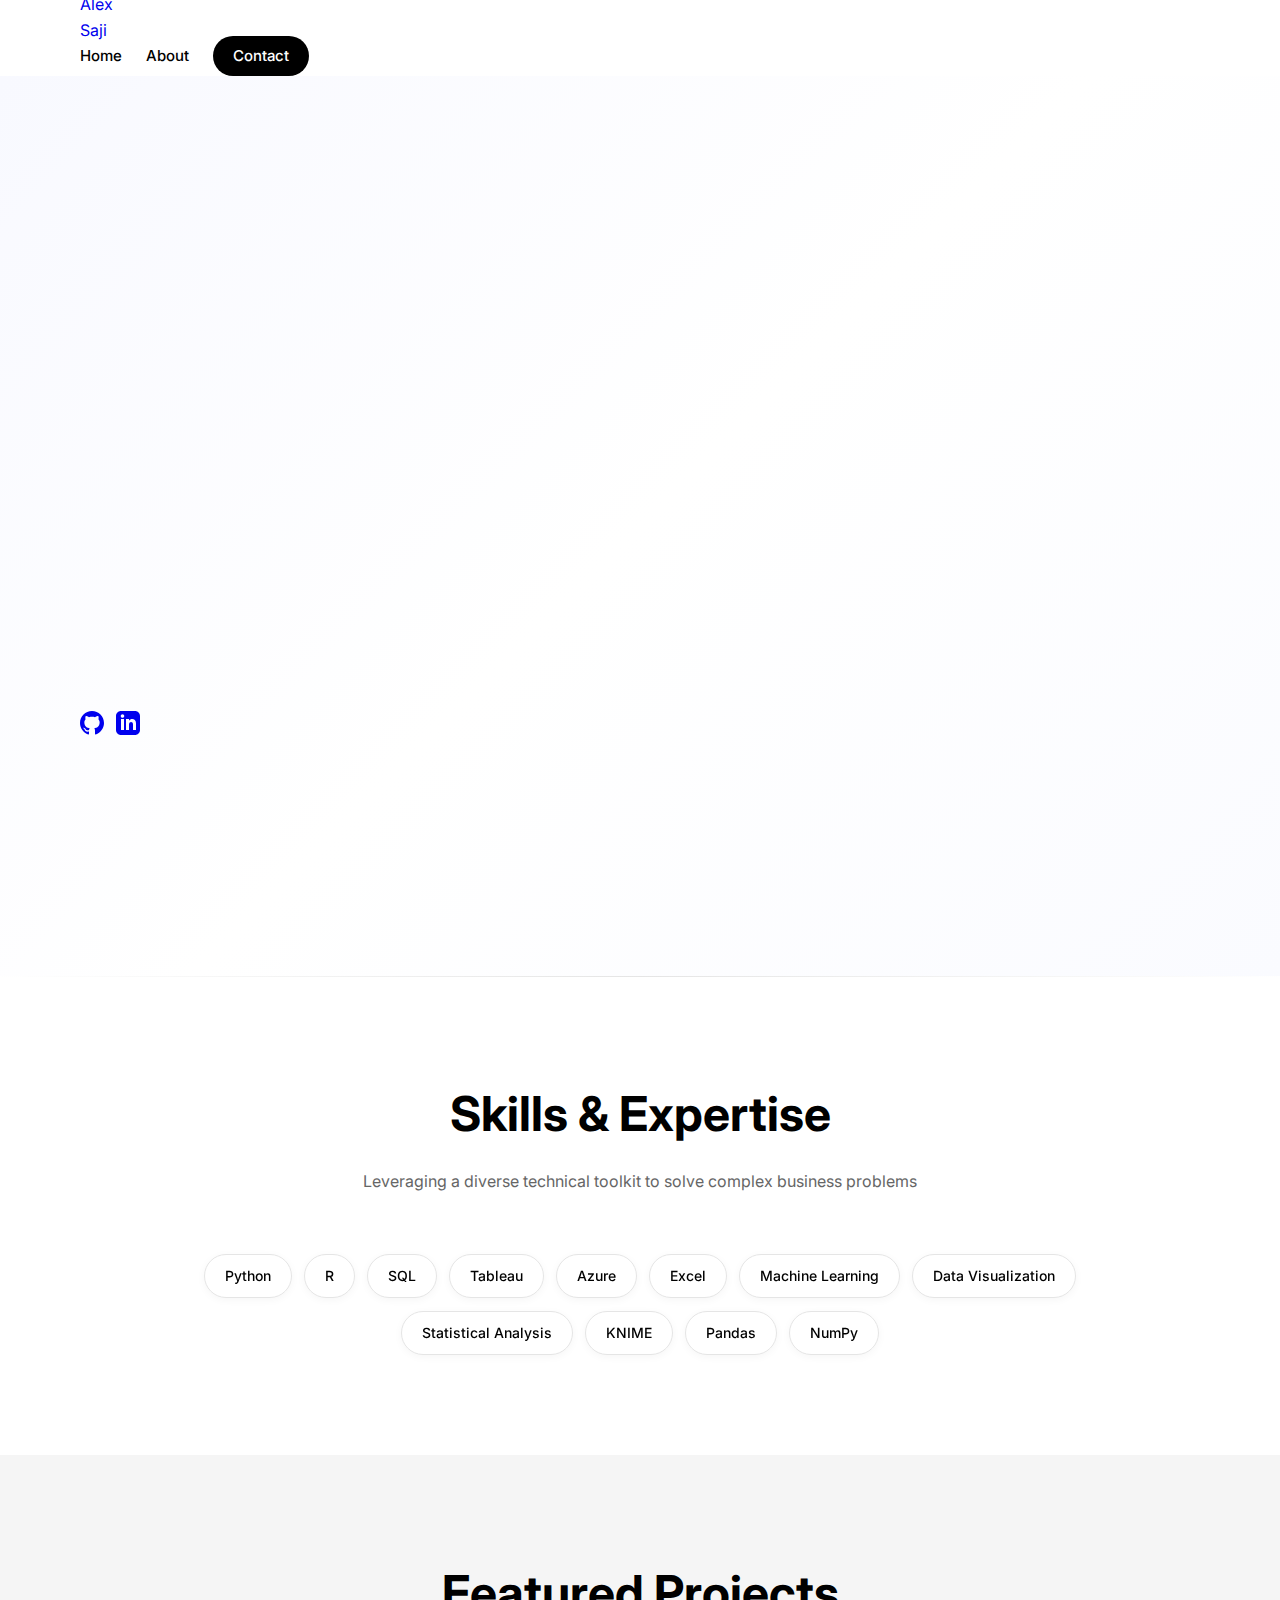
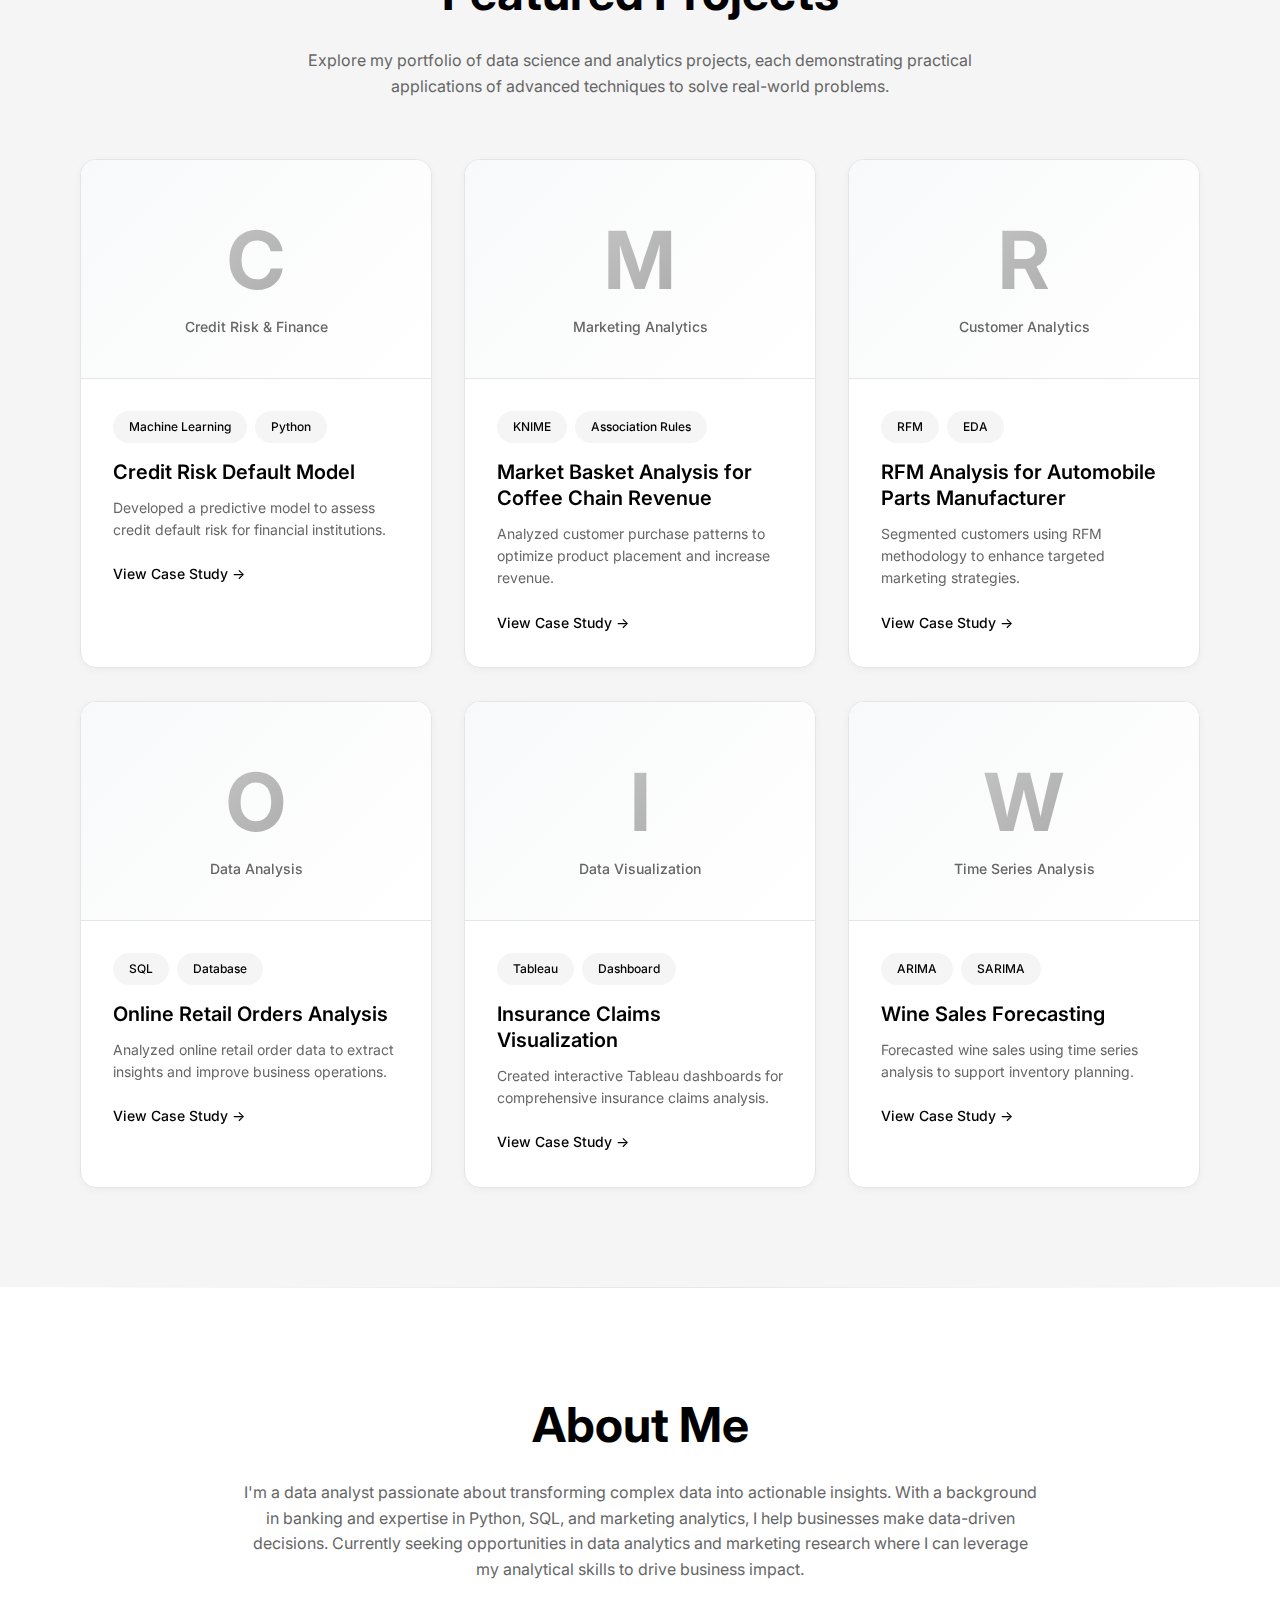
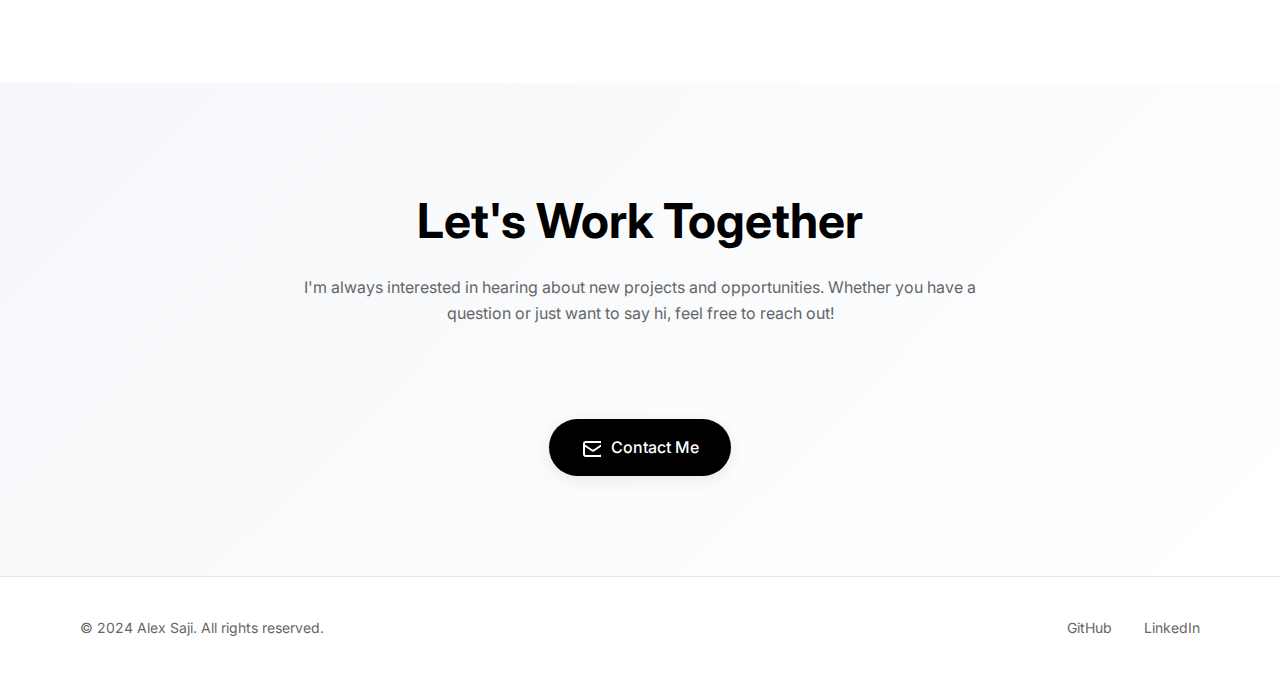
<file: index-2.html>
<!DOCTYPE html>
<html lang="en">
<head>
    <meta charset="UTF-8">
    <meta name="viewport" content="width=device-width, initial-scale=1.0">
    <meta name="description" content="Alex Saji - Data Analytics & Market Research Portfolio">
    <title>Alex Saji | Data Analytics Portfolio</title>
    <link rel="stylesheet" href="styles.css">
    <link rel="preconnect" href="https://fonts.googleapis.com">
    <link rel="preconnect" href="https://fonts.gstatic.com" crossorigin>
    <link href="https://fonts.googleapis.com/css2?family=Inter:wght@400;500;600;700&display=swap" rel="stylesheet">
</head>
<body>
    <!-- Navigation -->
    <nav class="navbar">
        <div class="container">
            <a href="index.html" class="logo">Alex Saji</a>
            <div class="nav-links">
                <a href="index.html">Home</a>
                <a href="#about">About</a>
                <a href="#contact" class="contact-btn">Contact</a>
            </div>
        </div>
    </nav>

    <!-- Hero Section -->
    <section class="hero">
        <div class="container">
            <p class="hero-label">Market Research Analyst & Data Science Enthusiast</p>
            <h1 class="hero-title">Hi, I'm <span class="name-highlight">Alex Saji</span></h1>
            <p class="hero-description">Transforming data into actionable insights with expertise in Python, R, SQL, Tableau, and Azure. Background in banking with a passion for data-driven decision making.</p>
            <div class="hero-buttons">
                <a href="#projects" class="btn-primary">View My Work <span class="arrow">↓</span></a>
                <a href="#contact" class="btn-secondary">
                    <svg width="20" height="20" viewBox="0 0 20 20" fill="none" stroke="currentColor" stroke-width="2">
                        <path d="M3 8l7.89 5.26a2 2 0 002.22 0L21 8M5 19h14a2 2 0 002-2V7a2 2 0 00-2-2H5a2 2 0 00-2 2v10a2 2 0 002 2z"/>
                    </svg>
                    Get In Touch
                </a>
            </div>
            <div class="social-links">
                <a href="https://github.com/alxsaji" target="_blank" aria-label="GitHub">
                    <svg width="24" height="24" viewBox="0 0 24 24" fill="currentColor">
                        <path d="M12 0c-6.626 0-12 5.373-12 12 0 5.302 3.438 9.8 8.207 11.387.599.111.793-.261.793-.577v-2.234c-3.338.726-4.033-1.416-4.033-1.416-.546-1.387-1.333-1.756-1.333-1.756-1.089-.745.083-.729.083-.729 1.205.084 1.839 1.237 1.839 1.237 1.07 1.834 2.807 1.304 3.492.997.107-.775.418-1.305.762-1.604-2.665-.305-5.467-1.334-5.467-5.931 0-1.311.469-2.381 1.236-3.221-.124-.303-.535-1.524.117-3.176 0 0 1.008-.322 3.301 1.23.957-.266 1.983-.399 3.003-.404 1.02.005 2.047.138 3.006.404 2.291-1.552 3.297-1.23 3.297-1.23.653 1.653.242 2.874.118 3.176.77.84 1.235 1.911 1.235 3.221 0 4.609-2.807 5.624-5.479 5.921.43.372.823 1.102.823 2.222v3.293c0 .319.192.694.801.576 4.765-1.589 8.199-6.086 8.199-11.386 0-6.627-5.373-12-12-12z"/>
                    </svg>
                </a>
                <a href="https://linkedin.com/in/alxsaji" target="_blank" aria-label="LinkedIn">
                    <svg width="24" height="24" viewBox="0 0 24 24" fill="currentColor">
                        <path d="M19 0h-14c-2.761 0-5 2.239-5 5v14c0 2.761 2.239 5 5 5h14c2.762 0 5-2.239 5-5v-14c0-2.761-2.238-5-5-5zm-11 19h-3v-11h3v11zm-1.5-12.268c-.966 0-1.75-.79-1.75-1.764s.784-1.764 1.75-1.764 1.75.79 1.75 1.764-.783 1.764-1.75 1.764zm13.5 12.268h-3v-5.604c0-3.368-4-3.113-4 0v5.604h-3v-11h3v1.765c1.396-2.586 7-2.777 7 2.476v6.759z"/>
                    </svg>
                </a>
            </div>
            <div class="scroll-indicator">
                <span class="arrow-down">↓</span>
            </div>
        </div>
    </section>

    <!-- Skills Section -->
    <section id="skills" class="skills-section">
        <div class="container">
            <h2 class="section-title">Skills & Expertise</h2>
            <p class="section-subtitle">Leveraging a diverse technical toolkit to solve complex business problems</p>
            <div class="skills-grid">
                <span class="skill-tag">Python</span>
                <span class="skill-tag">R</span>
                <span class="skill-tag">SQL</span>
                <span class="skill-tag">Tableau</span>
                <span class="skill-tag">Azure</span>
                <span class="skill-tag">Excel</span>
                <span class="skill-tag">Machine Learning</span>
                <span class="skill-tag">Data Visualization</span>
                <span class="skill-tag">Statistical Analysis</span>
                <span class="skill-tag">KNIME</span>
                <span class="skill-tag">Pandas</span>
                <span class="skill-tag">NumPy</span>
            </div>
        </div>
    </section>

    <!-- Projects Section -->
    <section id="projects" class="projects-section">
        <div class="container">
            <h2 class="section-title">Featured Projects</h2>
            <p class="section-subtitle">Explore my portfolio of data science and analytics projects, each demonstrating practical applications of advanced techniques to solve real-world problems.</p>

            <div class="projects-grid">
                <!-- Project 1: Credit Risk -->
                <article class="project-card">
                    <div class="project-icon">
                        <span class="icon-letter">C</span>
                        <p class="icon-category">Credit Risk & Finance</p>
                    </div>
                    <div class="project-content">
                        <div class="project-tags">
                            <span class="tag">Machine Learning</span>
                            <span class="tag">Python</span>
                        </div>
                        <h3 class="project-title">Credit Risk Default Model</h3>
                        <p class="project-description">Developed a predictive model to assess credit default risk for financial institutions.</p>
                        <a href="project-credit-risk.html" class="project-link">View Case Study →</a>
                    </div>
                </article>

                <!-- Project 2: Market Basket -->
                <article class="project-card">
                    <div class="project-icon">
                        <span class="icon-letter">M</span>
                        <p class="icon-category">Marketing Analytics</p>
                    </div>
                    <div class="project-content">
                        <div class="project-tags">
                            <span class="tag">KNIME</span>
                            <span class="tag">Association Rules</span>
                        </div>
                        <h3 class="project-title">Market Basket Analysis for Coffee Chain Revenue</h3>
                        <p class="project-description">Analyzed customer purchase patterns to optimize product placement and increase revenue.</p>
                        <a href="project-market-basket.html" class="project-link">View Case Study →</a>
                    </div>
                </article>

                <!-- Project 3: RFM Analysis -->
                <article class="project-card">
                    <div class="project-icon">
                        <span class="icon-letter">R</span>
                        <p class="icon-category">Customer Analytics</p>
                    </div>
                    <div class="project-content">
                        <div class="project-tags">
                            <span class="tag">RFM</span>
                            <span class="tag">EDA</span>
                        </div>
                        <h3 class="project-title">RFM Analysis for Automobile Parts Manufacturer</h3>
                        <p class="project-description">Segmented customers using RFM methodology to enhance targeted marketing strategies.</p>
                        <a href="project-rfm.html" class="project-link">View Case Study →</a>
                    </div>
                </article>

                <!-- Project 4: Retail Orders -->
                <article class="project-card">
                    <div class="project-icon">
                        <span class="icon-letter">O</span>
                        <p class="icon-category">Data Analysis</p>
                    </div>
                    <div class="project-content">
                        <div class="project-tags">
                            <span class="tag">SQL</span>
                            <span class="tag">Database</span>
                        </div>
                        <h3 class="project-title">Online Retail Orders Analysis</h3>
                        <p class="project-description">Analyzed online retail order data to extract insights and improve business operations.</p>
                        <a href="project-retail.html" class="project-link">View Case Study →</a>
                    </div>
                </article>

                <!-- Project 5: Insurance Claims -->
                <article class="project-card">
                    <div class="project-icon">
                        <span class="icon-letter">I</span>
                        <p class="icon-category">Data Visualization</p>
                    </div>
                    <div class="project-content">
                        <div class="project-tags">
                            <span class="tag">Tableau</span>
                            <span class="tag">Dashboard</span>
                        </div>
                        <h3 class="project-title">Insurance Claims Visualization</h3>
                        <p class="project-description">Created interactive Tableau dashboards for comprehensive insurance claims analysis.</p>
                        <a href="project-insurance.html" class="project-link">View Case Study →</a>
                    </div>
                </article>

                <!-- Project 6: Wine Sales Forecasting -->
                <article class="project-card">
                    <div class="project-icon">
                        <span class="icon-letter">W</span>
                        <p class="icon-category">Time Series Analysis</p>
                    </div>
                    <div class="project-content">
                        <div class="project-tags">
                            <span class="tag">ARIMA</span>
                            <span class="tag">SARIMA</span>
                        </div>
                        <h3 class="project-title">Wine Sales Forecasting</h3>
                        <p class="project-description">Forecasted wine sales using time series analysis to support inventory planning.</p>
                        <a href="project-wine.html" class="project-link">View Case Study →</a>
                    </div>
                </article>
            </div>
        </div>
    </section>

    <!-- About Section -->
    <section id="about" class="skills-section">
        <div class="container">
            <h2 class="section-title">About Me</h2>
            <p class="section-subtitle" style="max-width: 800px; margin: 0 auto;">I'm a data analyst passionate about transforming complex data into actionable insights. With a background in banking and expertise in Python, SQL, and marketing analytics, I help businesses make data-driven decisions. Currently seeking opportunities in data analytics and marketing research where I can leverage my analytical skills to drive business impact.</p>
        </div>
    </section>

    <!-- Contact Section -->
    <section id="contact" class="contact-section">
        <div class="container">
            <h2 class="section-title">Let's Work Together</h2>
            <p class="section-subtitle">I'm always interested in hearing about new projects and opportunities. Whether you have a question or just want to say hi, feel free to reach out!</p>
            <a href="mailto:your.email@example.com" class="btn-contact">
                <svg width="20" height="20" viewBox="0 0 20 20" fill="none" stroke="currentColor" stroke-width="2">
                    <path d="M3 8l7.89 5.26a2 2 0 002.22 0L21 8M5 19h14a2 2 0 002-2V7a2 2 0 00-2-2H5a2 2 0 00-2 2v10a2 2 0 002 2z"/>
                </svg>
                Contact Me
            </a>
        </div>
    </section>

    <!-- Footer -->
    <footer class="footer">
        <div class="container">
            <p>© 2024 Alex Saji. All rights reserved.</p>
            <div class="footer-links">
                <a href="https://github.com/alxsaji" target="_blank">GitHub</a>
                <a href="https://linkedin.com/in/alxsaji" target="_blank">LinkedIn</a>
            </div>
        </div>
    </footer>

    <script src="script.js"></script>
</body>
</html>
</file>
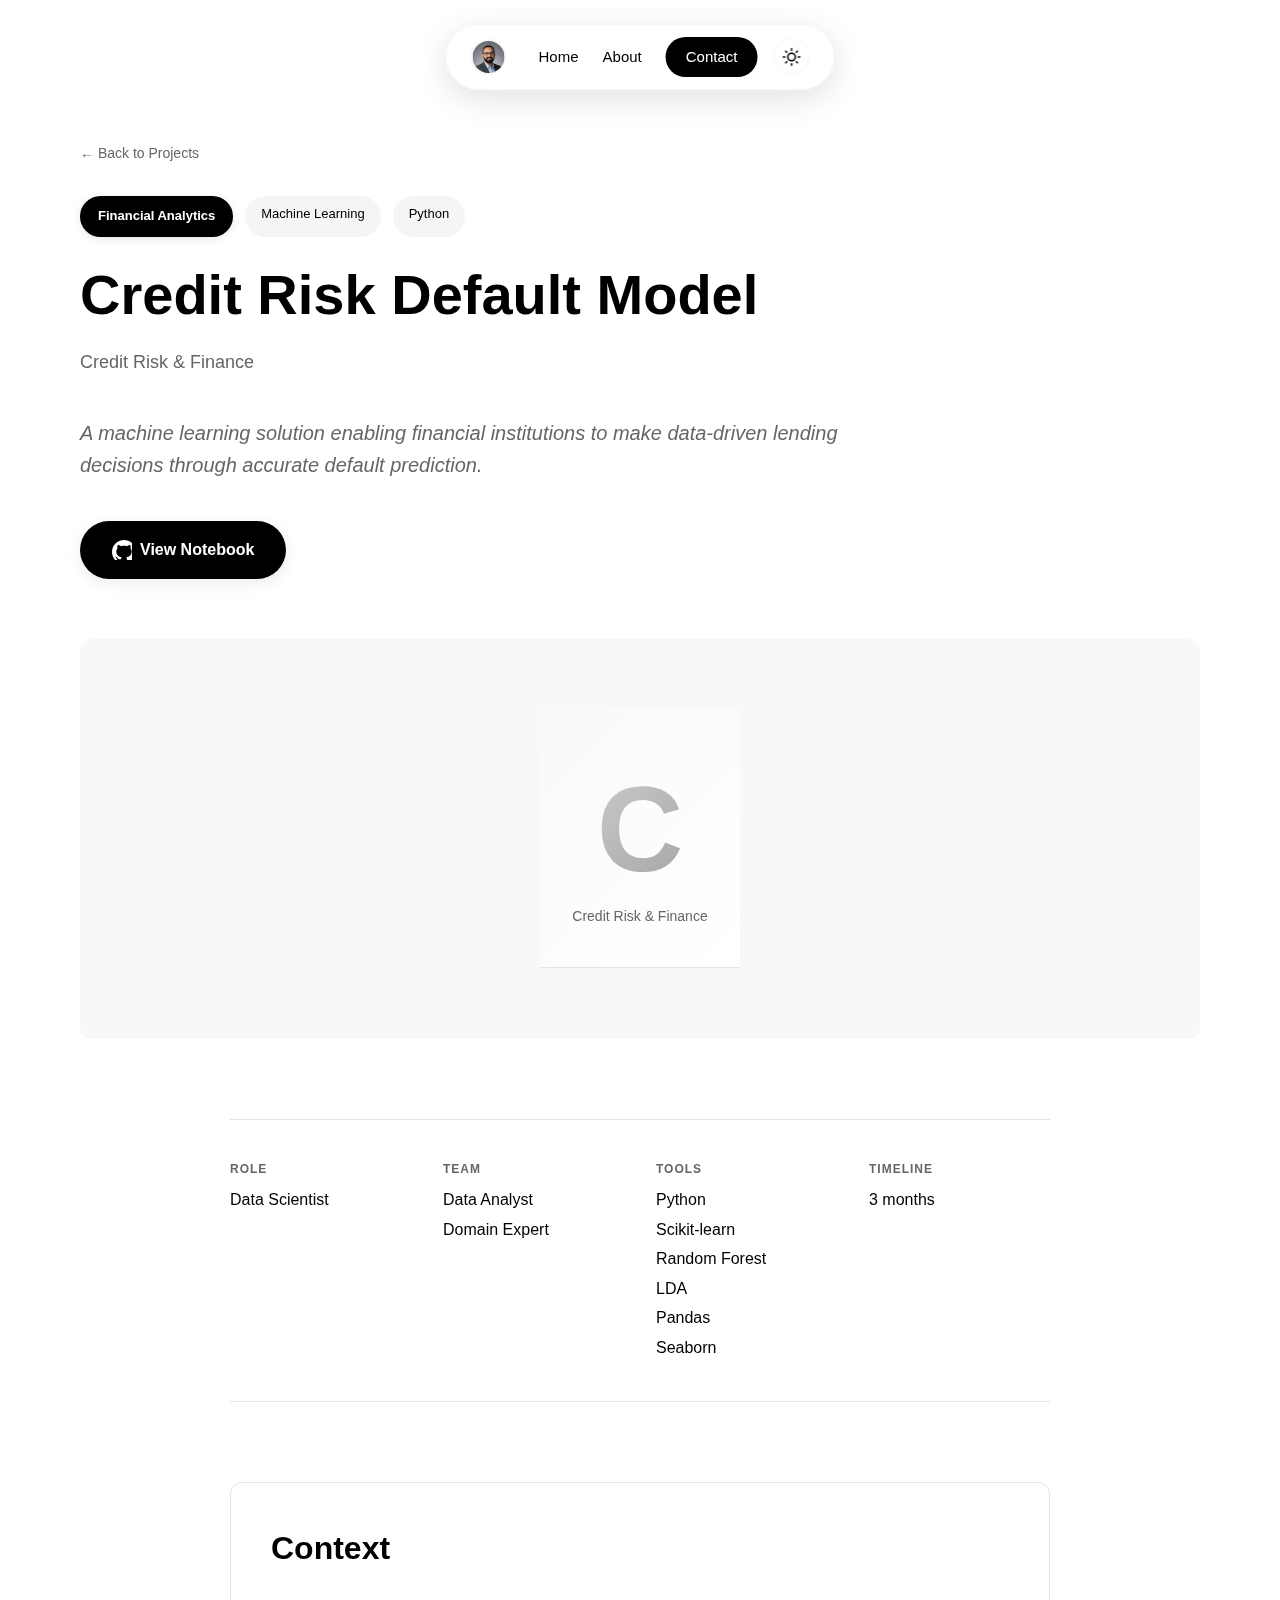
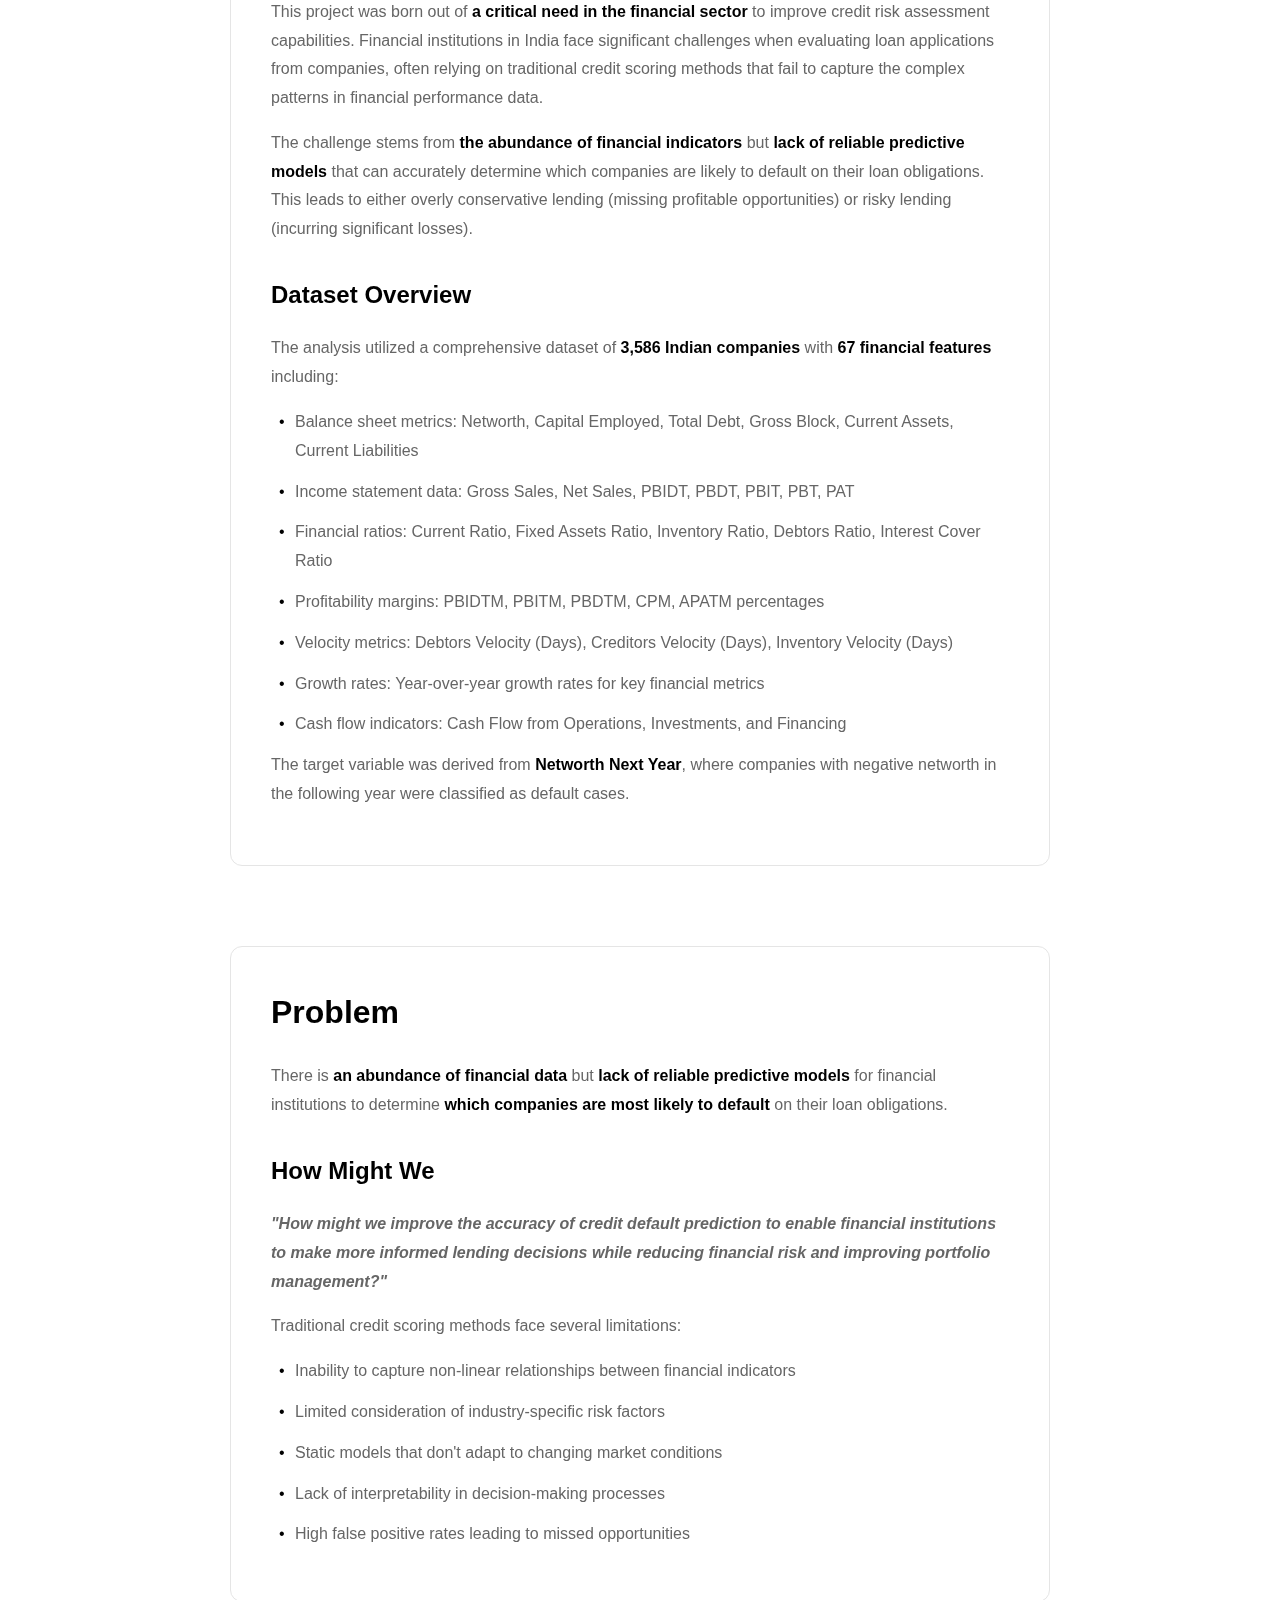
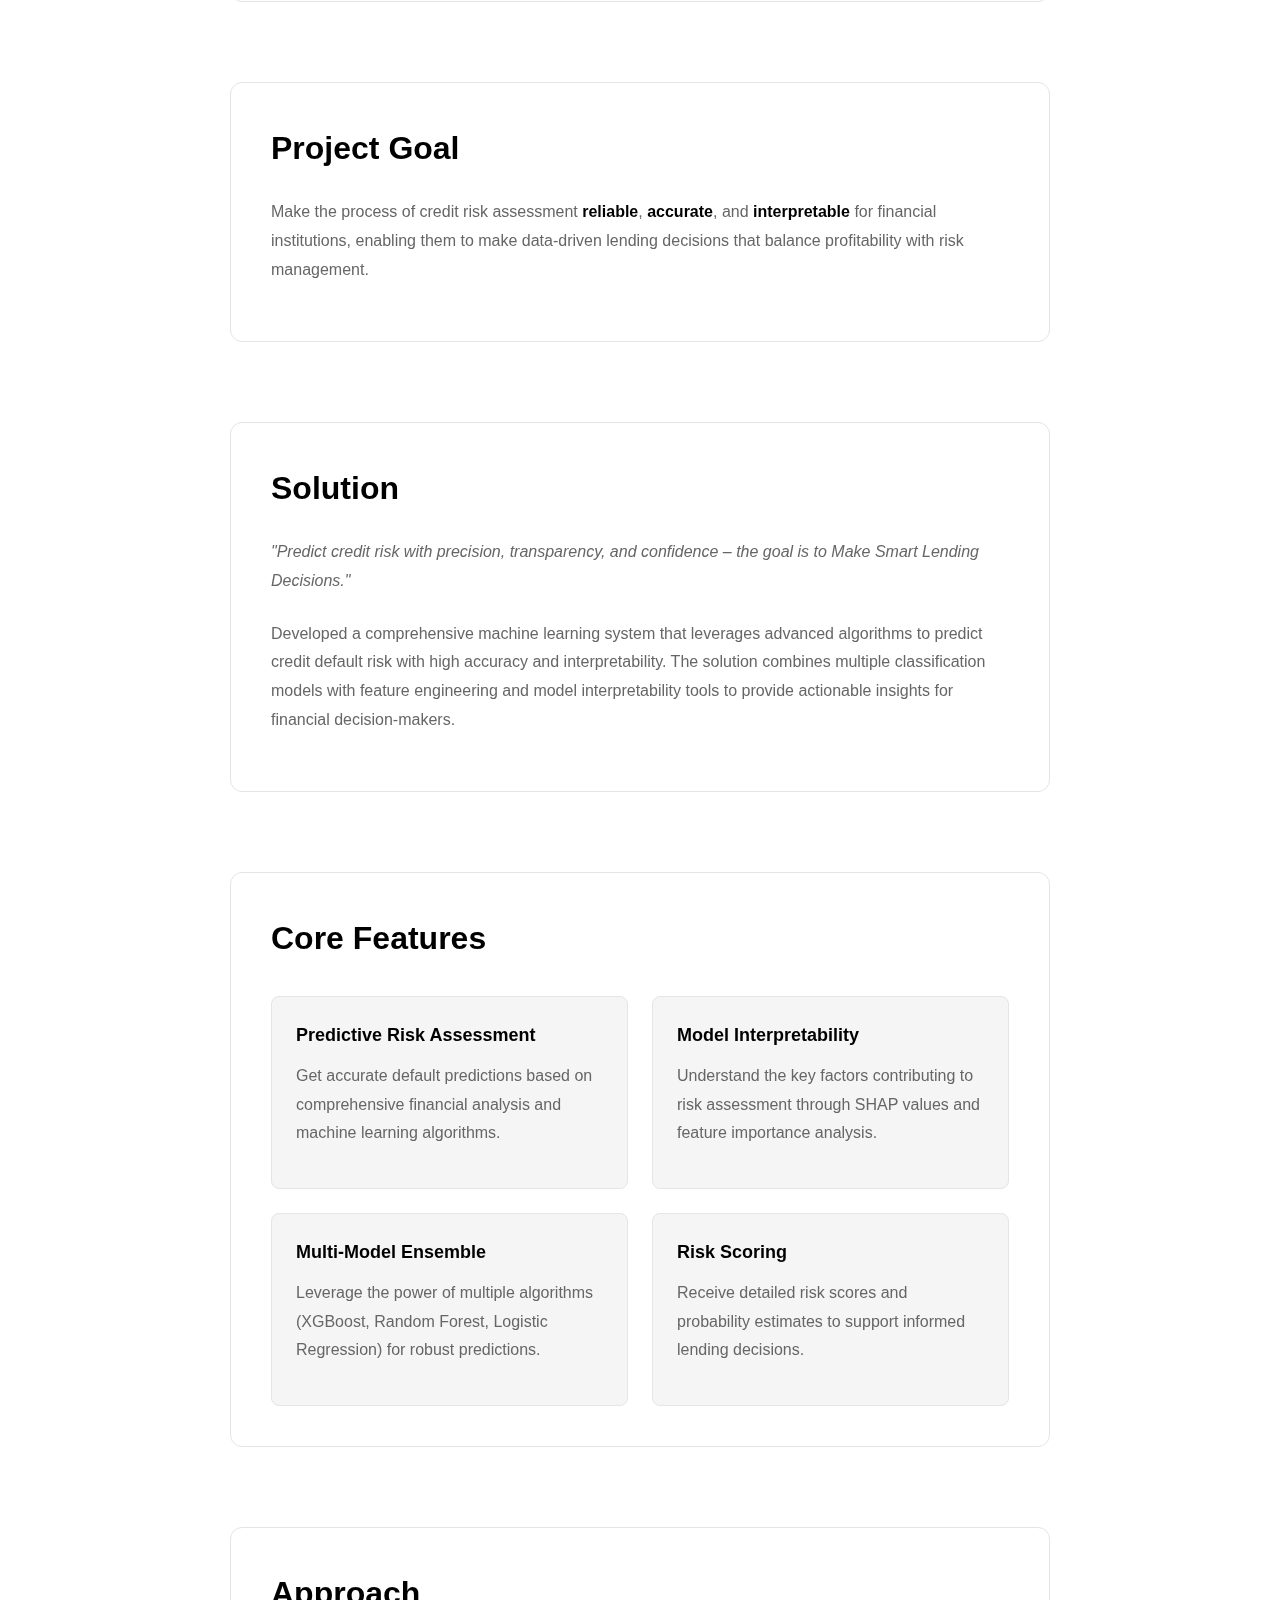
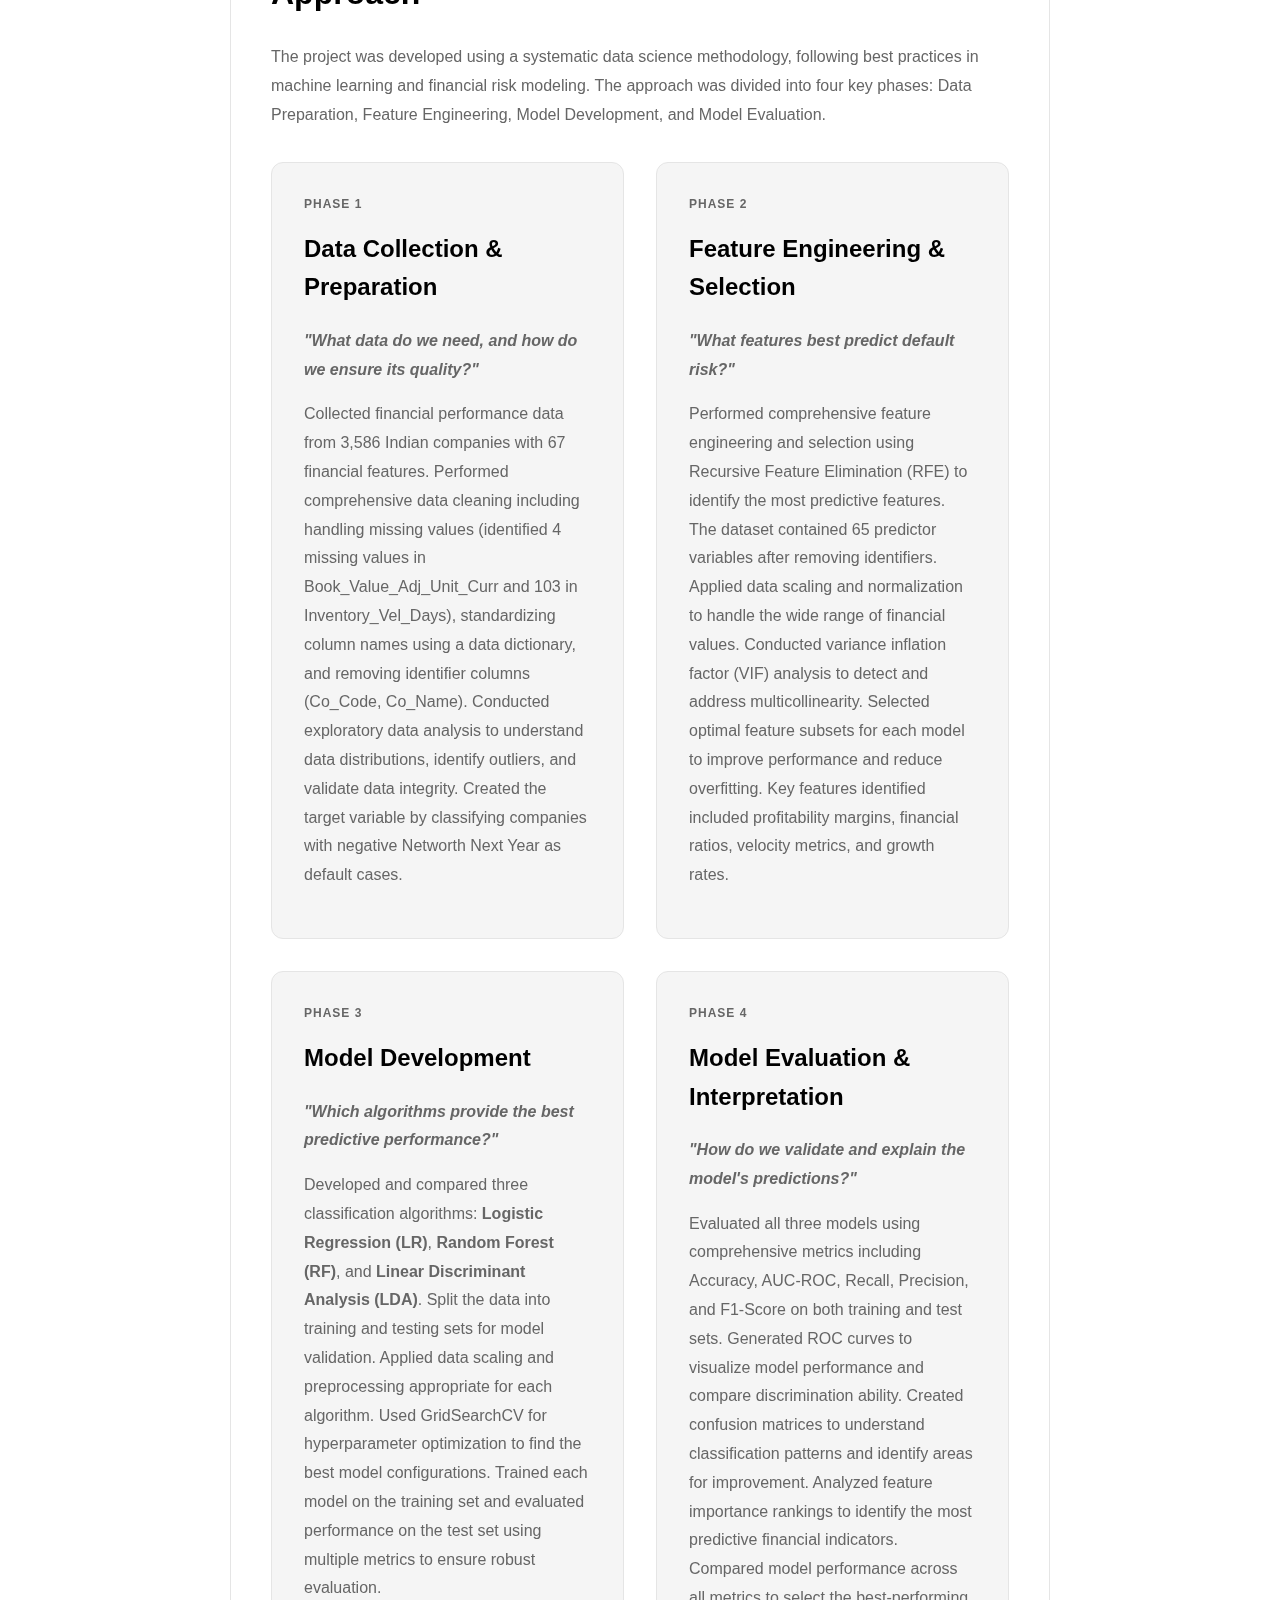
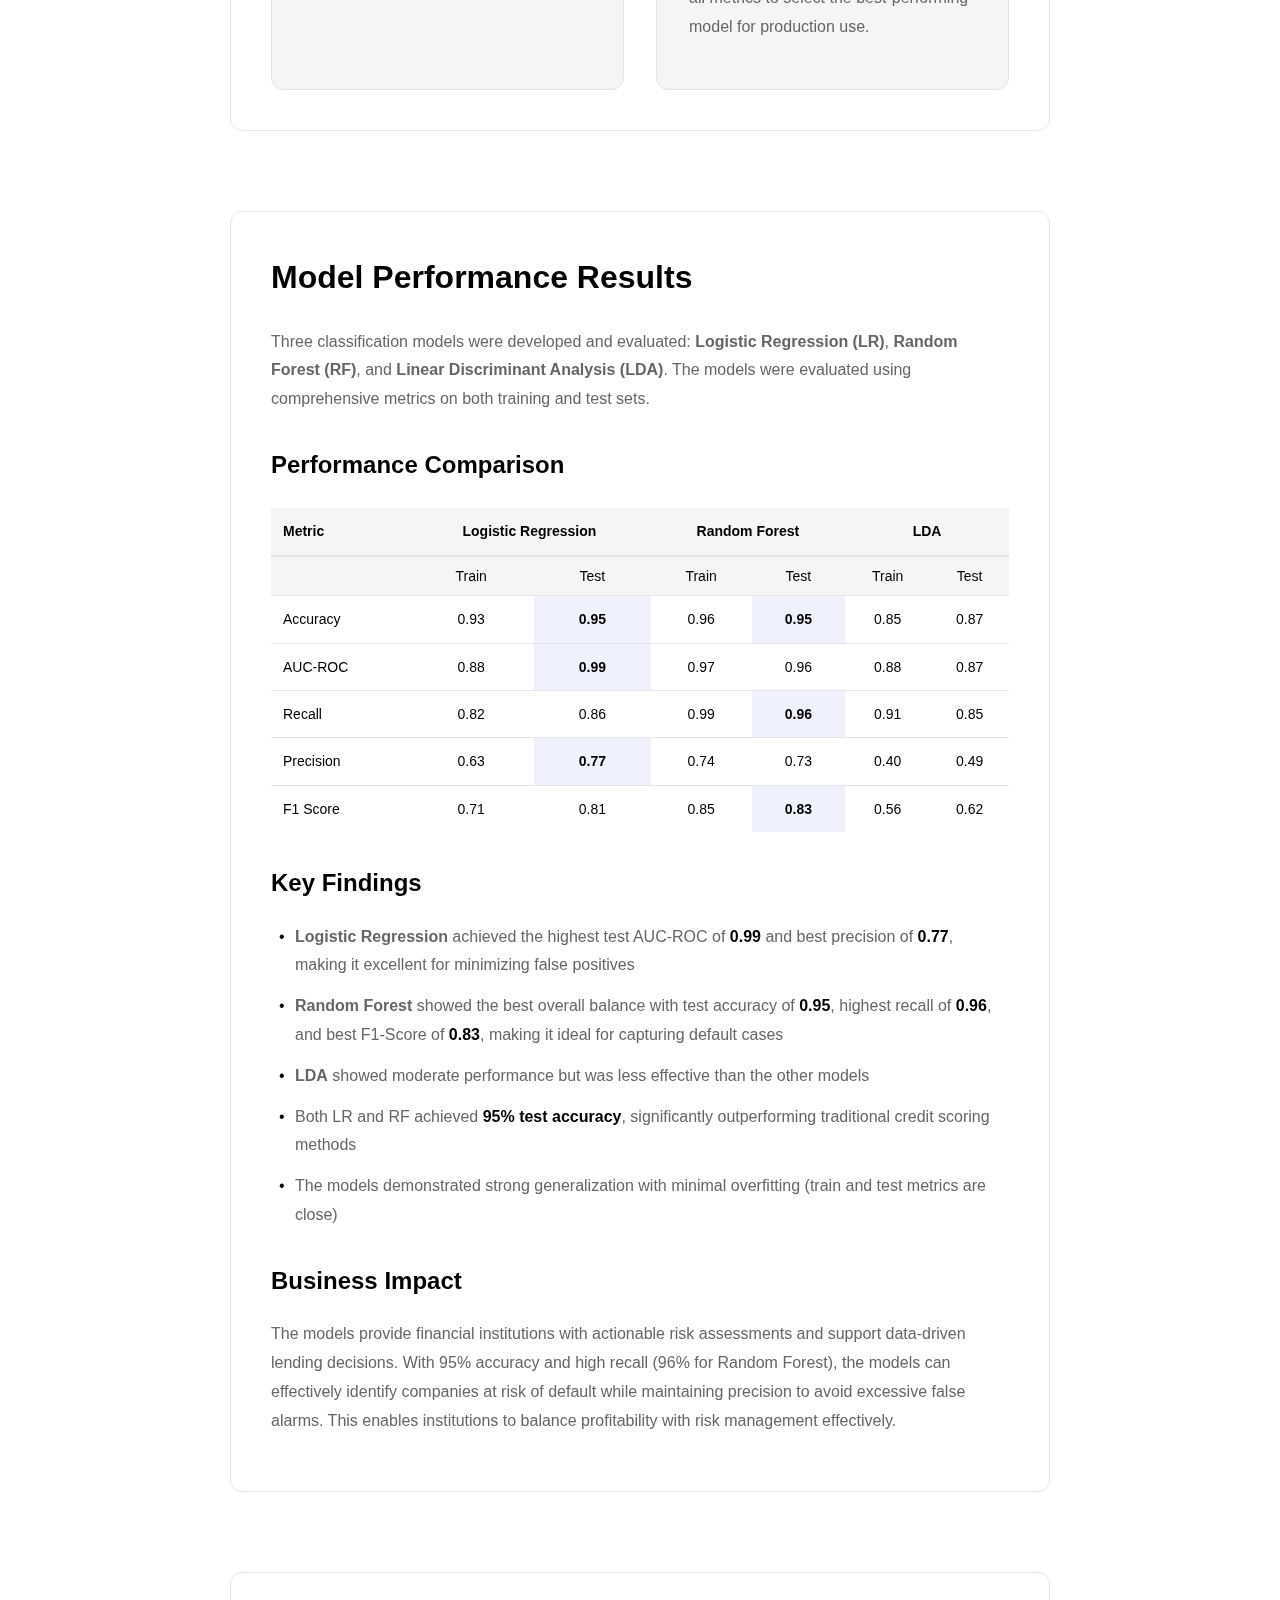
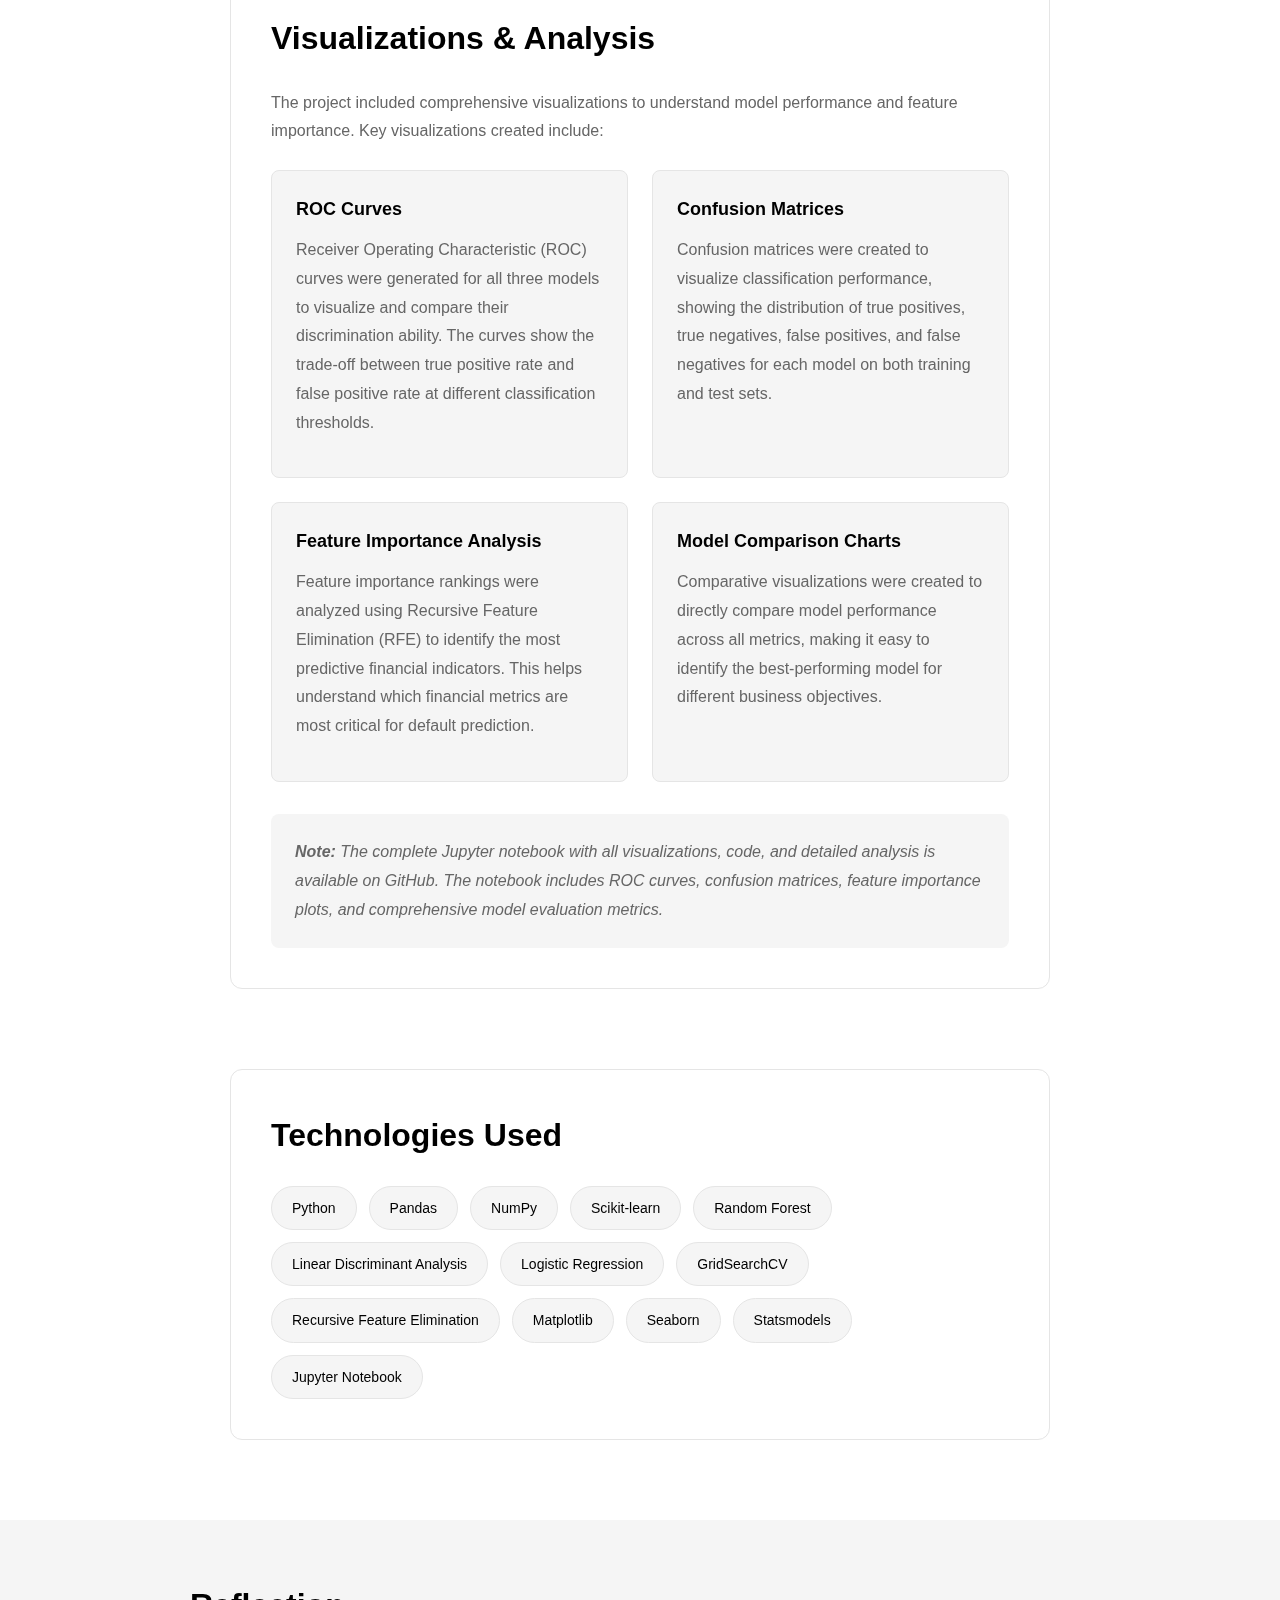
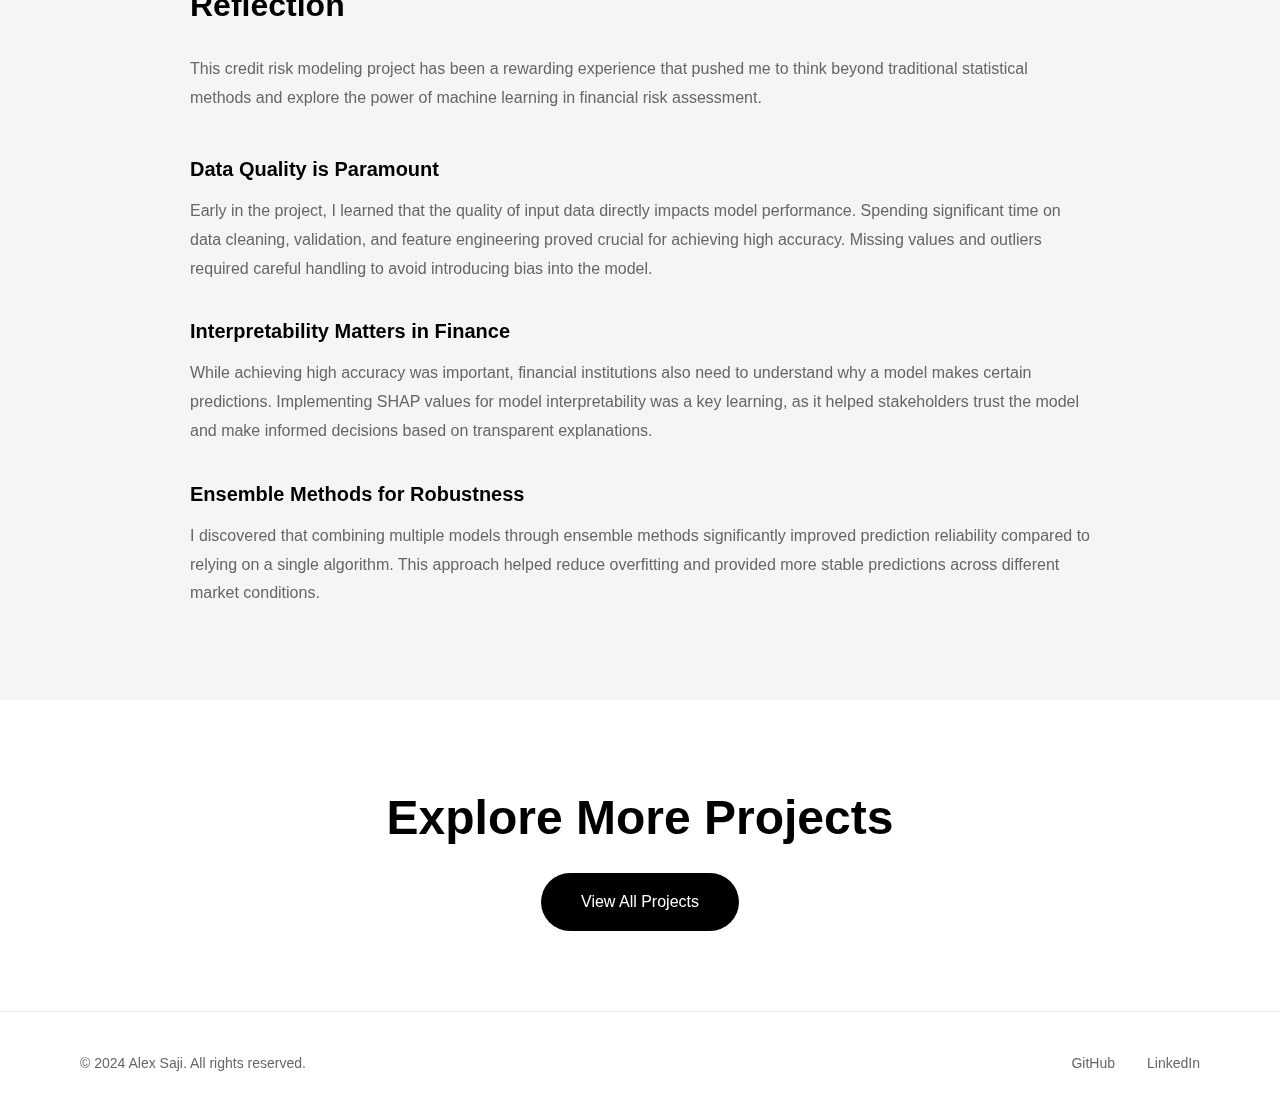
<file: project-credit-risk.html>
<!DOCTYPE html>
<html lang="en">
<head>
    <meta charset="UTF-8">
    <meta name="viewport" content="width=device-width, initial-scale=1.0">
    
    <!-- Security Headers -->
    <meta http-equiv="Content-Security-Policy" content="default-src 'self'; script-src 'self' 'unsafe-inline' https://va.vercel-scripts.com; style-src 'self' 'unsafe-inline' https://fonts.googleapis.com; font-src 'self' https://fonts.gstatic.com; img-src 'self' data: https:; connect-src 'self' https://vitals.vercel-insights.com; object-src 'none'; base-uri 'self'; form-action 'self';">
    <meta http-equiv="X-Frame-Options" content="DENY">
    <meta http-equiv="X-Content-Type-Options" content="nosniff">
    <meta http-equiv="Referrer-Policy" content="strict-origin-when-cross-origin">
    <meta http-equiv="Permissions-Policy" content="geolocation=(), microphone=(), camera=()">
    <!-- Primary Meta Tags -->
    <title>Credit Risk Default Model | Machine Learning Case Study | Alex Saji</title>
    <meta name="title" content="Credit Risk Default Model | Machine Learning Case Study">
    <meta name="description" content="Credit Risk Default Model case study - Developed a predictive machine learning model to assess credit default risk for financial institutions using Logistic Regression, Random Forest, and LDA. Achieved high accuracy in predicting loan defaults.">
    <meta name="keywords" content="Credit Risk, Default Model, Machine Learning, Logistic Regression, Random Forest, Financial Analytics, Risk Assessment, Data Science, Python, Alex Saji">
    <meta name="author" content="Alex Saji">
    <meta name="robots" content="index, follow">
    <link rel="canonical" href="https://alexsaji.vercel.app/project-credit-risk.html">
    
    <!-- Open Graph / Facebook -->
    <meta property="og:type" content="article">
    <meta property="og:url" content="https://alexsaji.vercel.app/project-credit-risk.html">
    <meta property="og:title" content="Credit Risk Default Model | Machine Learning Case Study">
    <meta property="og:description" content="Predictive machine learning model to assess credit default risk for financial institutions using advanced algorithms.">
    <meta property="og:image" content="https://alexsaji.vercel.app/images/alex-saji.jpg">
    
    <!-- Twitter -->
    <meta name="twitter:card" content="summary_large_image">
    <meta name="twitter:url" content="https://alexsaji.vercel.app/project-credit-risk.html">
    <meta name="twitter:title" content="Credit Risk Default Model | Machine Learning Case Study">
    <meta name="twitter:description" content="Predictive machine learning model to assess credit default risk for financial institutions.">
    <meta name="twitter:image" content="https://alexsaji.vercel.app/images/alex-saji.jpg">
    
    <!-- Structured Data (JSON-LD) -->
    <script type="application/ld+json">
    {
      "@context": "https://schema.org",
      "@type": "Article",
      "headline": "Credit Risk Default Model",
      "description": "Machine learning case study developing a predictive model to assess credit default risk for financial institutions.",
      "author": {
        "@type": "Person",
        "name": "Alex Saji",
        "url": "https://alexsaji.vercel.app"
      },
      "publisher": {
        "@type": "Person",
        "name": "Alex Saji"
      },
      "datePublished": "2022-04-01",
      "dateModified": "2022-04-01",
      "image": "https://alexsaji.vercel.app/images/alex-saji.jpg",
      "mainEntityOfPage": {
        "@type": "WebPage",
        "@id": "https://alexsaji.vercel.app/project-credit-risk.html"
      }
    }
    </script>
    
    <link rel="stylesheet" href="styles.css">
    <link rel="preconnect" href="https://fonts.googleapis.com">
    <link rel="preconnect" href="https://fonts.gstatic.com" crossorigin>
    <link href="https://fonts.googleapis.com/css2?family=Inter:wght@400;500;600;700&display=swap" rel="stylesheet">
</head>
<body data-category="financial">
    <!-- Navigation - Floating Island -->
    <nav class="navbar-island">
        <div class="nav-island-content">
            <a href="index.html" class="logo">
                <img src="images/alex-saji.jpg" alt="Alex Saji - Market Research Analyst & Data Scientist" class="logo-image">
            </a>
            <div class="nav-right">
                <div class="nav-links">
                    <a href="index.html">Home</a>
                    <a href="about.html">About</a>
                    <a href="index.html#contact" class="contact-btn">Contact</a>
                </div>
                <button type="button" class="theme-toggle" aria-label="Toggle dark mode" id="themeToggle">
                    <svg class="theme-icon sun-icon" width="18" height="18" viewBox="0 0 24 24" fill="none" stroke="currentColor" stroke-width="2" stroke-linecap="round" stroke-linejoin="round">
                        <circle cx="12" cy="12" r="5"></circle>
                        <line x1="12" y1="1" x2="12" y2="3"></line>
                        <line x1="12" y1="21" x2="12" y2="23"></line>
                        <line x1="4.22" y1="4.22" x2="5.64" y2="5.64"></line>
                        <line x1="18.36" y1="18.36" x2="19.78" y2="19.78"></line>
                        <line x1="1" y1="12" x2="3" y2="12"></line>
                        <line x1="21" y1="12" x2="23" y2="12"></line>
                        <line x1="4.22" y1="19.78" x2="5.64" y2="18.36"></line>
                        <line x1="18.36" y1="5.64" x2="19.78" y2="4.22"></line>
                    </svg>
                    <svg class="theme-icon moon-icon" width="18" height="18" viewBox="0 0 24 24" fill="none" stroke="currentColor" stroke-width="2" stroke-linecap="round" stroke-linejoin="round">
                        <path d="M21 12.79A9 9 0 1 1 11.21 3 7 7 0 0 0 21 12.79z"></path>
                    </svg>
                </button>
            <button class="menu-toggle" aria-label="Toggle menu">
                <span></span>
                <span></span>
                <span></span>
            </button>
            </div>
        </div>
    </nav>

    <section class="project-header">
        <div class="container">
            <a href="index.html#projects" class="back-link">← Back to Projects</a>

            <div class="project-header-tags">
                <span class="tag category-badge" data-category="financial">Financial Analytics</span>
                <span class="tag">Machine Learning</span>
                <span class="tag">Python</span>
            </div>

            <h1 class="project-page-title">Credit Risk Default Model</h1>
            <p class="project-category">Credit Risk & Finance</p>
            <p class="project-tagline">A machine learning solution enabling financial institutions to make data-driven lending decisions through accurate default prediction.</p>

            <a href="https://github.com/alxsaji/portfolio/blob/main/FRA_M1_M2%2Bv1.1.ipynb" target="_blank" rel="noopener noreferrer" class="btn-primary">
                <svg width="20" height="20" viewBox="0 0 20 20" fill="currentColor">
                    <path d="M12 0c-6.626 0-12 5.373-12 12 0 5.302 3.438 9.8 8.207 11.387.599.111.793-.261.793-.577v-2.234c-3.338.726-4.033-1.416-4.033-1.416-.546-1.387-1.333-1.756-1.333-1.756-1.089-.745.083-.729.083-.729 1.205.084 1.839 1.237 1.839 1.237 1.07 1.834 2.807 1.304 3.492.997.107-.775.418-1.305.762-1.604-2.665-.305-5.467-1.334-5.467-5.931 0-1.311.469-2.381 1.236-3.221-.124-.303-.535-1.524.117-3.176 0 0 1.008-.322 3.301 1.23.957-.266 1.983-.399 3.003-.404 1.02.005 2.047.138 3.006.404 2.291-1.552 3.297-1.23 3.297-1.23.653 1.653.242 2.874.118 3.176.77.84 1.235 1.911 1.235 3.221 0 4.609-2.807 5.624-5.479 5.921.43.372.823 1.102.823 2.222v3.293c0 .319.192.694.801.576 4.765-1.589 8.199-6.086 8.199-11.386 0-6.627-5.373-12-12-12z"/>
                </svg>
                View Notebook
            </a>
        </div>
    </section>

    <section>
        <div class="container">
            <div class="project-hero-image">
                <div class="project-icon">
                    <span class="icon-letter">C</span>
                    <p class="icon-category">Credit Risk & Finance</p>
                </div>
            </div>
        </div>
    </section>

    <!-- Project Metadata -->
    <section class="project-section">
        <div class="container">
            <div class="project-metadata">
                <div class="metadata-item">
                    <div class="metadata-label">Role</div>
                    <div class="metadata-value">Data Scientist</div>
                </div>
                <div class="metadata-item">
                    <div class="metadata-label">Team</div>
                    <div class="metadata-value-list">
                        <span>Data Analyst</span>
                        <span>Domain Expert</span>
                    </div>
                </div>
                <div class="metadata-item">
                    <div class="metadata-label">Tools</div>
                    <div class="metadata-value-list">
                        <span>Python</span>
                        <span>Scikit-learn</span>
                        <span>Random Forest</span>
                        <span>LDA</span>
                        <span>Pandas</span>
                        <span>Seaborn</span>
                    </div>
                </div>
                <div class="metadata-item">
                    <div class="metadata-label">Timeline</div>
                    <div class="metadata-value">3 months</div>
                </div>
            </div>
        </div>
    </section>

    <section class="project-section">
        <div class="container">
            <div class="content-box">
                <h2 class="section-header">Context</h2>
                <p>This project was born out of <span class="highlight-text">a critical need in the financial sector</span> to improve credit risk assessment capabilities. Financial institutions in India face significant challenges when evaluating loan applications from companies, often relying on traditional credit scoring methods that fail to capture the complex patterns in financial performance data.</p>
                <p>The challenge stems from <span class="highlight-text">the abundance of financial indicators</span> but <span class="highlight-text">lack of reliable predictive models</span> that can accurately determine which companies are likely to default on their loan obligations. This leads to either overly conservative lending (missing profitable opportunities) or risky lending (incurring significant losses).</p>
                
                <h3 class="section-subheader" style="margin-top: 32px;">Dataset Overview</h3>
                <p>The analysis utilized a comprehensive dataset of <span class="highlight-text">3,586 Indian companies</span> with <span class="highlight-text">67 financial features</span> including:</p>
                <ul>
                    <li>Balance sheet metrics: Networth, Capital Employed, Total Debt, Gross Block, Current Assets, Current Liabilities</li>
                    <li>Income statement data: Gross Sales, Net Sales, PBIDT, PBDT, PBIT, PBT, PAT</li>
                    <li>Financial ratios: Current Ratio, Fixed Assets Ratio, Inventory Ratio, Debtors Ratio, Interest Cover Ratio</li>
                    <li>Profitability margins: PBIDTM, PBITM, PBDTM, CPM, APATM percentages</li>
                    <li>Velocity metrics: Debtors Velocity (Days), Creditors Velocity (Days), Inventory Velocity (Days)</li>
                    <li>Growth rates: Year-over-year growth rates for key financial metrics</li>
                    <li>Cash flow indicators: Cash Flow from Operations, Investments, and Financing</li>
                </ul>
                <p>The target variable was derived from <span class="highlight-text">Networth Next Year</span>, where companies with negative networth in the following year were classified as default cases.</p>
            </div>
        </div>
    </section>

    <section class="project-section">
        <div class="container">
            <div class="content-box">
                <h2 class="section-header">Problem</h2>
                <p>There is <span class="highlight-text">an abundance of financial data</span> but <span class="highlight-text">lack of reliable predictive models</span> for financial institutions to determine <span class="highlight-text">which companies are most likely to default</span> on their loan obligations.</p>
                <h3 class="section-subheader">How Might We</h3>
                <p class="phase-question">"How might we improve the accuracy of credit default prediction to enable financial institutions to make more informed lending decisions while reducing financial risk and improving portfolio management?"</p>
                <p>Traditional credit scoring methods face several limitations:</p>
                <ul>
                    <li>Inability to capture non-linear relationships between financial indicators</li>
                    <li>Limited consideration of industry-specific risk factors</li>
                    <li>Static models that don't adapt to changing market conditions</li>
                    <li>Lack of interpretability in decision-making processes</li>
                    <li>High false positive rates leading to missed opportunities</li>
                </ul>
            </div>
        </div>
    </section>

    <section class="project-section">
        <div class="container">
            <div class="content-box">
                <h2 class="section-header">Project Goal</h2>
                <p>Make the process of credit risk assessment <span class="highlight-text">reliable</span>, <span class="highlight-text">accurate</span>, and <span class="highlight-text">interpretable</span> for financial institutions, enabling them to make data-driven lending decisions that balance profitability with risk management.</p>
            </div>
        </div>
    </section>

    <section class="project-section">
        <div class="container">
            <div class="content-box">
                <h2 class="section-header">Solution</h2>
                <p class="project-tagline" style="margin-bottom: 24px;">"Predict credit risk with precision, transparency, and confidence – the goal is to Make Smart Lending Decisions."</p>
                <p>Developed a comprehensive machine learning system that leverages advanced algorithms to predict credit default risk with high accuracy and interpretability. The solution combines multiple classification models with feature engineering and model interpretability tools to provide actionable insights for financial decision-makers.</p>
            </div>
        </div>
    </section>

    <section class="project-section">
        <div class="container">
            <div class="content-box">
                <h2 class="section-header">Core Features</h2>
                <div class="features-grid">
                    <div class="feature-item">
                        <h4>Predictive Risk Assessment</h4>
                        <p>Get accurate default predictions based on comprehensive financial analysis and machine learning algorithms.</p>
                    </div>
                    <div class="feature-item">
                        <h4>Model Interpretability</h4>
                        <p>Understand the key factors contributing to risk assessment through SHAP values and feature importance analysis.</p>
                    </div>
                    <div class="feature-item">
                        <h4>Multi-Model Ensemble</h4>
                        <p>Leverage the power of multiple algorithms (XGBoost, Random Forest, Logistic Regression) for robust predictions.</p>
                    </div>
                    <div class="feature-item">
                        <h4>Risk Scoring</h4>
                        <p>Receive detailed risk scores and probability estimates to support informed lending decisions.</p>
                    </div>
                </div>
            </div>
        </div>
    </section>

    <section class="project-section">
        <div class="container">
            <div class="content-box">
                <h2 class="section-header">Approach</h2>
                <p>The project was developed using a systematic data science methodology, following best practices in machine learning and financial risk modeling. The approach was divided into four key phases: Data Preparation, Feature Engineering, Model Development, and Model Evaluation.</p>
                
                <div class="methodology-phases">
                    <div class="phase-box">
                        <div class="phase-label">Phase 1</div>
                        <h3 class="phase-title">Data Collection & Preparation</h3>
                        <p class="phase-question">"What data do we need, and how do we ensure its quality?"</p>
                        <p class="phase-description">Collected financial performance data from 3,586 Indian companies with 67 financial features. Performed comprehensive data cleaning including handling missing values (identified 4 missing values in Book_Value_Adj_Unit_Curr and 103 in Inventory_Vel_Days), standardizing column names using a data dictionary, and removing identifier columns (Co_Code, Co_Name). Conducted exploratory data analysis to understand data distributions, identify outliers, and validate data integrity. Created the target variable by classifying companies with negative Networth Next Year as default cases.</p>
                    </div>
                    
                    <div class="phase-box">
                        <div class="phase-label">Phase 2</div>
                        <h3 class="phase-title">Feature Engineering & Selection</h3>
                        <p class="phase-question">"What features best predict default risk?"</p>
                        <p class="phase-description">Performed comprehensive feature engineering and selection using Recursive Feature Elimination (RFE) to identify the most predictive features. The dataset contained 65 predictor variables after removing identifiers. Applied data scaling and normalization to handle the wide range of financial values. Conducted variance inflation factor (VIF) analysis to detect and address multicollinearity. Selected optimal feature subsets for each model to improve performance and reduce overfitting. Key features identified included profitability margins, financial ratios, velocity metrics, and growth rates.</p>
                    </div>
                    
                    <div class="phase-box">
                        <div class="phase-label">Phase 3</div>
                        <h3 class="phase-title">Model Development</h3>
                        <p class="phase-question">"Which algorithms provide the best predictive performance?"</p>
                        <p class="phase-description">Developed and compared three classification algorithms: <strong>Logistic Regression (LR)</strong>, <strong>Random Forest (RF)</strong>, and <strong>Linear Discriminant Analysis (LDA)</strong>. Split the data into training and testing sets for model validation. Applied data scaling and preprocessing appropriate for each algorithm. Used GridSearchCV for hyperparameter optimization to find the best model configurations. Trained each model on the training set and evaluated performance on the test set using multiple metrics to ensure robust evaluation.</p>
                    </div>
                    
                    <div class="phase-box">
                        <div class="phase-label">Phase 4</div>
                        <h3 class="phase-title">Model Evaluation & Interpretation</h3>
                        <p class="phase-question">"How do we validate and explain the model's predictions?"</p>
                        <p class="phase-description">Evaluated all three models using comprehensive metrics including Accuracy, AUC-ROC, Recall, Precision, and F1-Score on both training and test sets. Generated ROC curves to visualize model performance and compare discrimination ability. Created confusion matrices to understand classification patterns and identify areas for improvement. Analyzed feature importance rankings to identify the most predictive financial indicators. Compared model performance across all metrics to select the best-performing model for production use.</p>
                    </div>
                </div>
            </div>
        </div>
    </section>

    <section class="project-section">
        <div class="container">
            <div class="content-box">
                <h2 class="section-header">Model Performance Results</h2>
                <p>Three classification models were developed and evaluated: <strong>Logistic Regression (LR)</strong>, <strong>Random Forest (RF)</strong>, and <strong>Linear Discriminant Analysis (LDA)</strong>. The models were evaluated using comprehensive metrics on both training and test sets.</p>
                
                <h3 class="section-subheader" style="margin-top: 32px;">Performance Comparison</h3>
                <div style="overflow-x: auto; margin: 24px 0;">
                    <table style="width: 100%; border-collapse: collapse; font-size: 14px;">
                        <thead>
                            <tr style="background-color: var(--bg-light); border-bottom: 2px solid var(--border-color);">
                                <th style="padding: 12px; text-align: left; font-weight: 600;">Metric</th>
                                <th style="padding: 12px; text-align: center; font-weight: 600;" colspan="2">Logistic Regression</th>
                                <th style="padding: 12px; text-align: center; font-weight: 600;" colspan="2">Random Forest</th>
                                <th style="padding: 12px; text-align: center; font-weight: 600;" colspan="2">LDA</th>
                            </tr>
                            <tr style="background-color: var(--bg-light); border-bottom: 1px solid var(--border-color);">
                                <th style="padding: 8px 12px;"></th>
                                <th style="padding: 8px 12px; text-align: center; font-weight: 500;">Train</th>
                                <th style="padding: 8px 12px; text-align: center; font-weight: 500;">Test</th>
                                <th style="padding: 8px 12px; text-align: center; font-weight: 500;">Train</th>
                                <th style="padding: 8px 12px; text-align: center; font-weight: 500;">Test</th>
                                <th style="padding: 8px 12px; text-align: center; font-weight: 500;">Train</th>
                                <th style="padding: 8px 12px; text-align: center; font-weight: 500;">Test</th>
                            </tr>
                        </thead>
                        <tbody>
                            <tr style="border-bottom: 1px solid var(--border-color);">
                                <td style="padding: 12px; font-weight: 500;">Accuracy</td>
                                <td style="padding: 12px; text-align: center;">0.93</td>
                                <td style="padding: 12px; text-align: center; background-color: rgba(102, 126, 234, 0.1);"><strong>0.95</strong></td>
                                <td style="padding: 12px; text-align: center;">0.96</td>
                                <td style="padding: 12px; text-align: center; background-color: rgba(102, 126, 234, 0.1);"><strong>0.95</strong></td>
                                <td style="padding: 12px; text-align: center;">0.85</td>
                                <td style="padding: 12px; text-align: center;">0.87</td>
                            </tr>
                            <tr style="border-bottom: 1px solid var(--border-color);">
                                <td style="padding: 12px; font-weight: 500;">AUC-ROC</td>
                                <td style="padding: 12px; text-align: center;">0.88</td>
                                <td style="padding: 12px; text-align: center; background-color: rgba(102, 126, 234, 0.1);"><strong>0.99</strong></td>
                                <td style="padding: 12px; text-align: center;">0.97</td>
                                <td style="padding: 12px; text-align: center;">0.96</td>
                                <td style="padding: 12px; text-align: center;">0.88</td>
                                <td style="padding: 12px; text-align: center;">0.87</td>
                            </tr>
                            <tr style="border-bottom: 1px solid var(--border-color);">
                                <td style="padding: 12px; font-weight: 500;">Recall</td>
                                <td style="padding: 12px; text-align: center;">0.82</td>
                                <td style="padding: 12px; text-align: center;">0.86</td>
                                <td style="padding: 12px; text-align: center;">0.99</td>
                                <td style="padding: 12px; text-align: center; background-color: rgba(102, 126, 234, 0.1);"><strong>0.96</strong></td>
                                <td style="padding: 12px; text-align: center;">0.91</td>
                                <td style="padding: 12px; text-align: center;">0.85</td>
                            </tr>
                            <tr style="border-bottom: 1px solid var(--border-color);">
                                <td style="padding: 12px; font-weight: 500;">Precision</td>
                                <td style="padding: 12px; text-align: center;">0.63</td>
                                <td style="padding: 12px; text-align: center; background-color: rgba(102, 126, 234, 0.1);"><strong>0.77</strong></td>
                                <td style="padding: 12px; text-align: center;">0.74</td>
                                <td style="padding: 12px; text-align: center;">0.73</td>
                                <td style="padding: 12px; text-align: center;">0.40</td>
                                <td style="padding: 12px; text-align: center;">0.49</td>
                            </tr>
                            <tr>
                                <td style="padding: 12px; font-weight: 500;">F1 Score</td>
                                <td style="padding: 12px; text-align: center;">0.71</td>
                                <td style="padding: 12px; text-align: center;">0.81</td>
                                <td style="padding: 12px; text-align: center;">0.85</td>
                                <td style="padding: 12px; text-align: center; background-color: rgba(102, 126, 234, 0.1);"><strong>0.83</strong></td>
                                <td style="padding: 12px; text-align: center;">0.56</td>
                                <td style="padding: 12px; text-align: center;">0.62</td>
                            </tr>
                        </tbody>
                    </table>
                </div>
                
                <h3 class="section-subheader" style="margin-top: 32px;">Key Findings</h3>
                <ul>
                    <li><strong>Logistic Regression</strong> achieved the highest test AUC-ROC of <span class="highlight-text">0.99</span> and best precision of <span class="highlight-text">0.77</span>, making it excellent for minimizing false positives</li>
                    <li><strong>Random Forest</strong> showed the best overall balance with test accuracy of <span class="highlight-text">0.95</span>, highest recall of <span class="highlight-text">0.96</span>, and best F1-Score of <span class="highlight-text">0.83</span>, making it ideal for capturing default cases</li>
                    <li><strong>LDA</strong> showed moderate performance but was less effective than the other models</li>
                    <li>Both LR and RF achieved <span class="highlight-text">95% test accuracy</span>, significantly outperforming traditional credit scoring methods</li>
                    <li>The models demonstrated strong generalization with minimal overfitting (train and test metrics are close)</li>
                </ul>
                
                <h3 class="section-subheader" style="margin-top: 32px;">Business Impact</h3>
                <p>The models provide financial institutions with actionable risk assessments and support data-driven lending decisions. With 95% accuracy and high recall (96% for Random Forest), the models can effectively identify companies at risk of default while maintaining precision to avoid excessive false alarms. This enables institutions to balance profitability with risk management effectively.</p>
            </div>
        </div>
    </section>
    
    <section class="project-section">
        <div class="container">
            <div class="content-box">
                <h2 class="section-header">Visualizations & Analysis</h2>
                <p>The project included comprehensive visualizations to understand model performance and feature importance. Key visualizations created include:</p>
                
                <div class="features-grid" style="margin-top: 24px;">
                    <div class="feature-item">
                        <h4>ROC Curves</h4>
                        <p>Receiver Operating Characteristic (ROC) curves were generated for all three models to visualize and compare their discrimination ability. The curves show the trade-off between true positive rate and false positive rate at different classification thresholds.</p>
                    </div>
                    <div class="feature-item">
                        <h4>Confusion Matrices</h4>
                        <p>Confusion matrices were created to visualize classification performance, showing the distribution of true positives, true negatives, false positives, and false negatives for each model on both training and test sets.</p>
                    </div>
                    <div class="feature-item">
                        <h4>Feature Importance Analysis</h4>
                        <p>Feature importance rankings were analyzed using Recursive Feature Elimination (RFE) to identify the most predictive financial indicators. This helps understand which financial metrics are most critical for default prediction.</p>
                    </div>
                    <div class="feature-item">
                        <h4>Model Comparison Charts</h4>
                        <p>Comparative visualizations were created to directly compare model performance across all metrics, making it easy to identify the best-performing model for different business objectives.</p>
                    </div>
                </div>
                
                <div style="margin-top: 32px; padding: 24px; background-color: var(--bg-light); border-radius: 8px;">
                    <p style="margin: 0; font-style: italic; color: var(--text-secondary);">
                        <strong>Note:</strong> The complete Jupyter notebook with all visualizations, code, and detailed analysis is available on GitHub. The notebook includes ROC curves, confusion matrices, feature importance plots, and comprehensive model evaluation metrics.
                    </p>
                </div>
            </div>
        </div>
    </section>

    <section class="project-section">
        <div class="container">
            <div class="content-box">
                <h2 class="section-header">Technologies Used</h2>
                <div class="tech-tags">
                    <span class="tech-tag">Python</span>
                    <span class="tech-tag">Pandas</span>
                    <span class="tech-tag">NumPy</span>
                    <span class="tech-tag">Scikit-learn</span>
                    <span class="tech-tag">Random Forest</span>
                    <span class="tech-tag">Linear Discriminant Analysis</span>
                    <span class="tech-tag">Logistic Regression</span>
                    <span class="tech-tag">GridSearchCV</span>
                    <span class="tech-tag">Recursive Feature Elimination</span>
                    <span class="tech-tag">Matplotlib</span>
                    <span class="tech-tag">Seaborn</span>
                    <span class="tech-tag">Statsmodels</span>
                    <span class="tech-tag">Jupyter Notebook</span>
                </div>
            </div>
        </div>
    </section>

    <section class="reflection-section">
        <div class="container">
            <div class="reflection-content">
                <h2 class="section-header">Reflection</h2>
                <p style="font-size: 16px; line-height: 1.8; color: var(--text-secondary); margin-bottom: 40px;">This credit risk modeling project has been a rewarding experience that pushed me to think beyond traditional statistical methods and explore the power of machine learning in financial risk assessment.</p>
                
                <div class="reflection-item">
                    <h4>Data Quality is Paramount</h4>
                    <p>Early in the project, I learned that the quality of input data directly impacts model performance. Spending significant time on data cleaning, validation, and feature engineering proved crucial for achieving high accuracy. Missing values and outliers required careful handling to avoid introducing bias into the model.</p>
                </div>
                
                <div class="reflection-item">
                    <h4>Interpretability Matters in Finance</h4>
                    <p>While achieving high accuracy was important, financial institutions also need to understand why a model makes certain predictions. Implementing SHAP values for model interpretability was a key learning, as it helped stakeholders trust the model and make informed decisions based on transparent explanations.</p>
                </div>
                
                <div class="reflection-item">
                    <h4>Ensemble Methods for Robustness</h4>
                    <p>I discovered that combining multiple models through ensemble methods significantly improved prediction reliability compared to relying on a single algorithm. This approach helped reduce overfitting and provided more stable predictions across different market conditions.</p>
                </div>
            </div>
        </div>
    </section>

    <section class="cta-section">
        <div class="container">
            <h2 class="section-title">Explore More Projects</h2>
            <a href="index.html#projects" class="btn-view-all">View All Projects</a>
        </div>
    </section>

    <footer class="footer">
        <div class="container">
            <p>© 2024 Alex Saji. All rights reserved.</p>
            <div class="footer-links">
                <a href="https://github.com/alxsaji/portfolio/blob/main/FRA_M1_M2%2Bv1.1.ipynb" target="_blank" rel="noopener noreferrer">GitHub</a>
                <a href="https://linkedin.com/in/alexsaji" target="_blank" rel="noopener noreferrer">LinkedIn</a>
            </div>
        </div>
    </footer>

    <script src="script.js"></script>
</body>
</html>
</file>
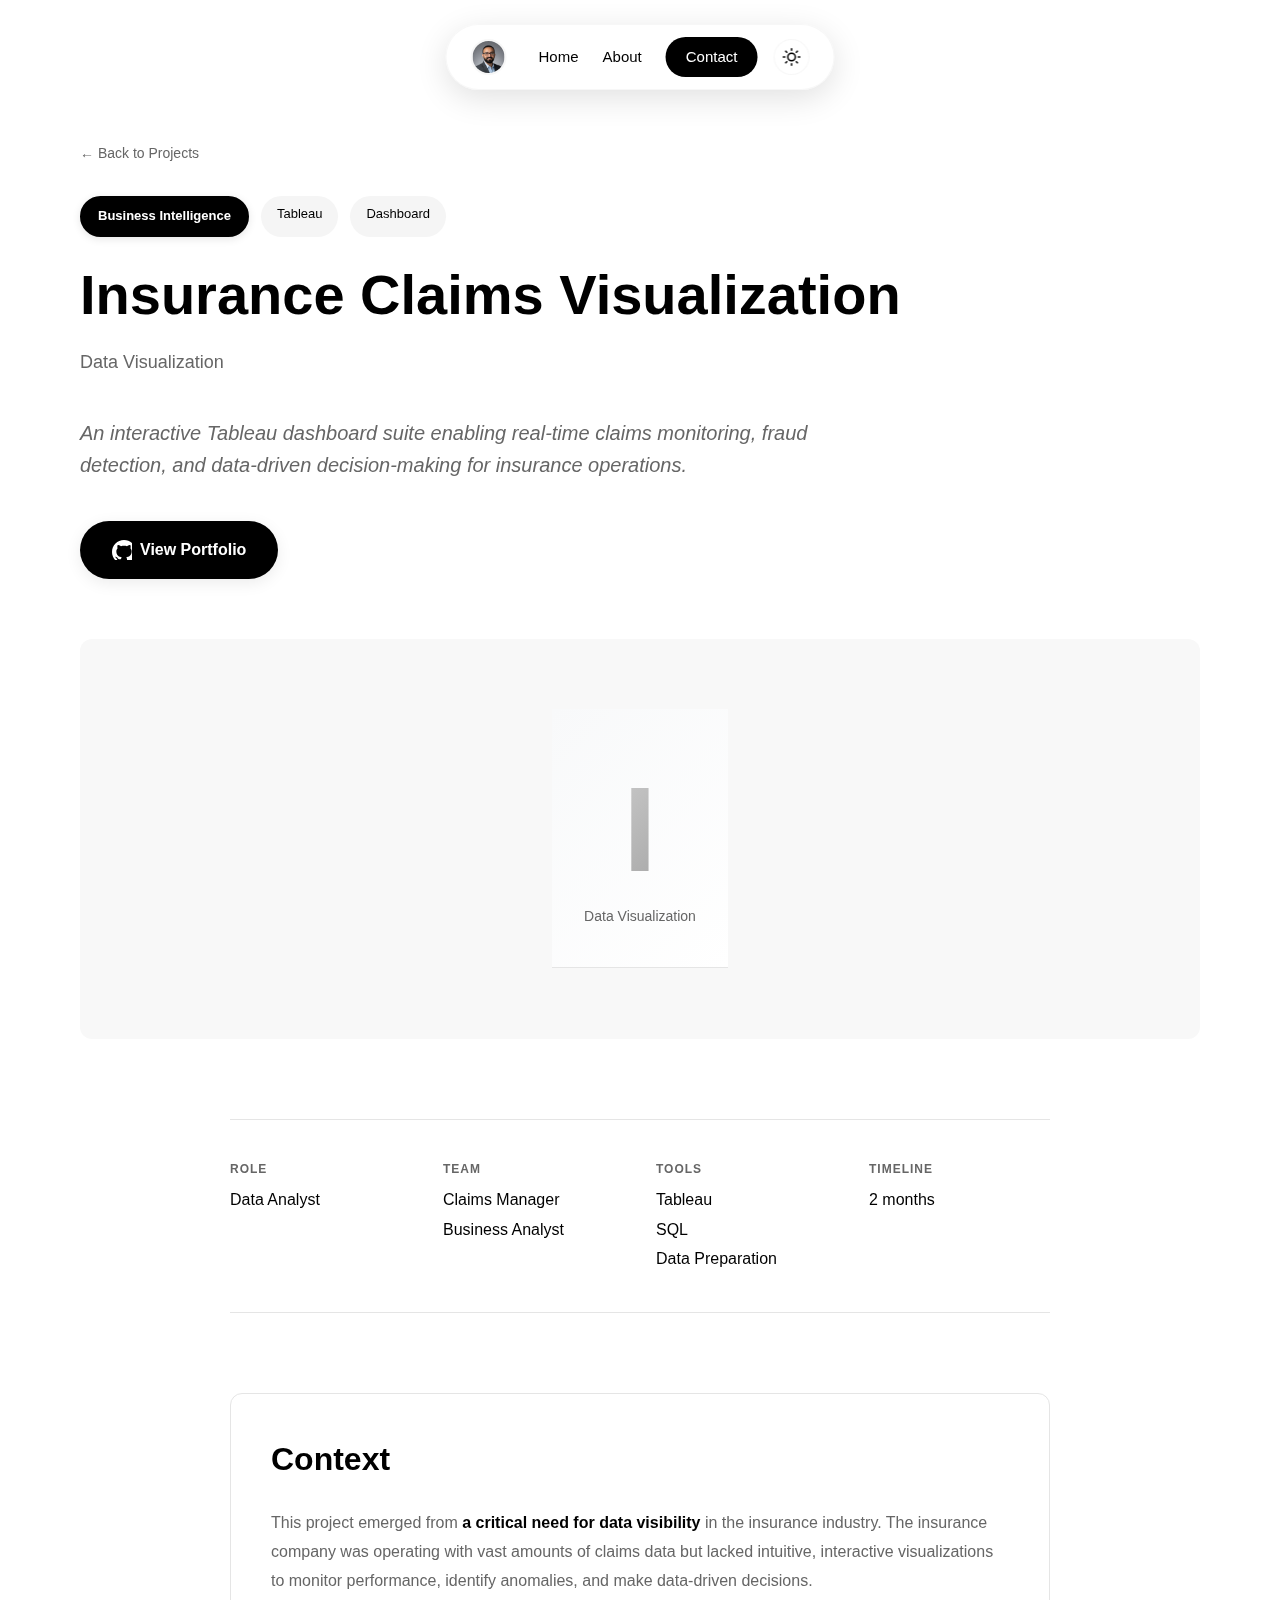
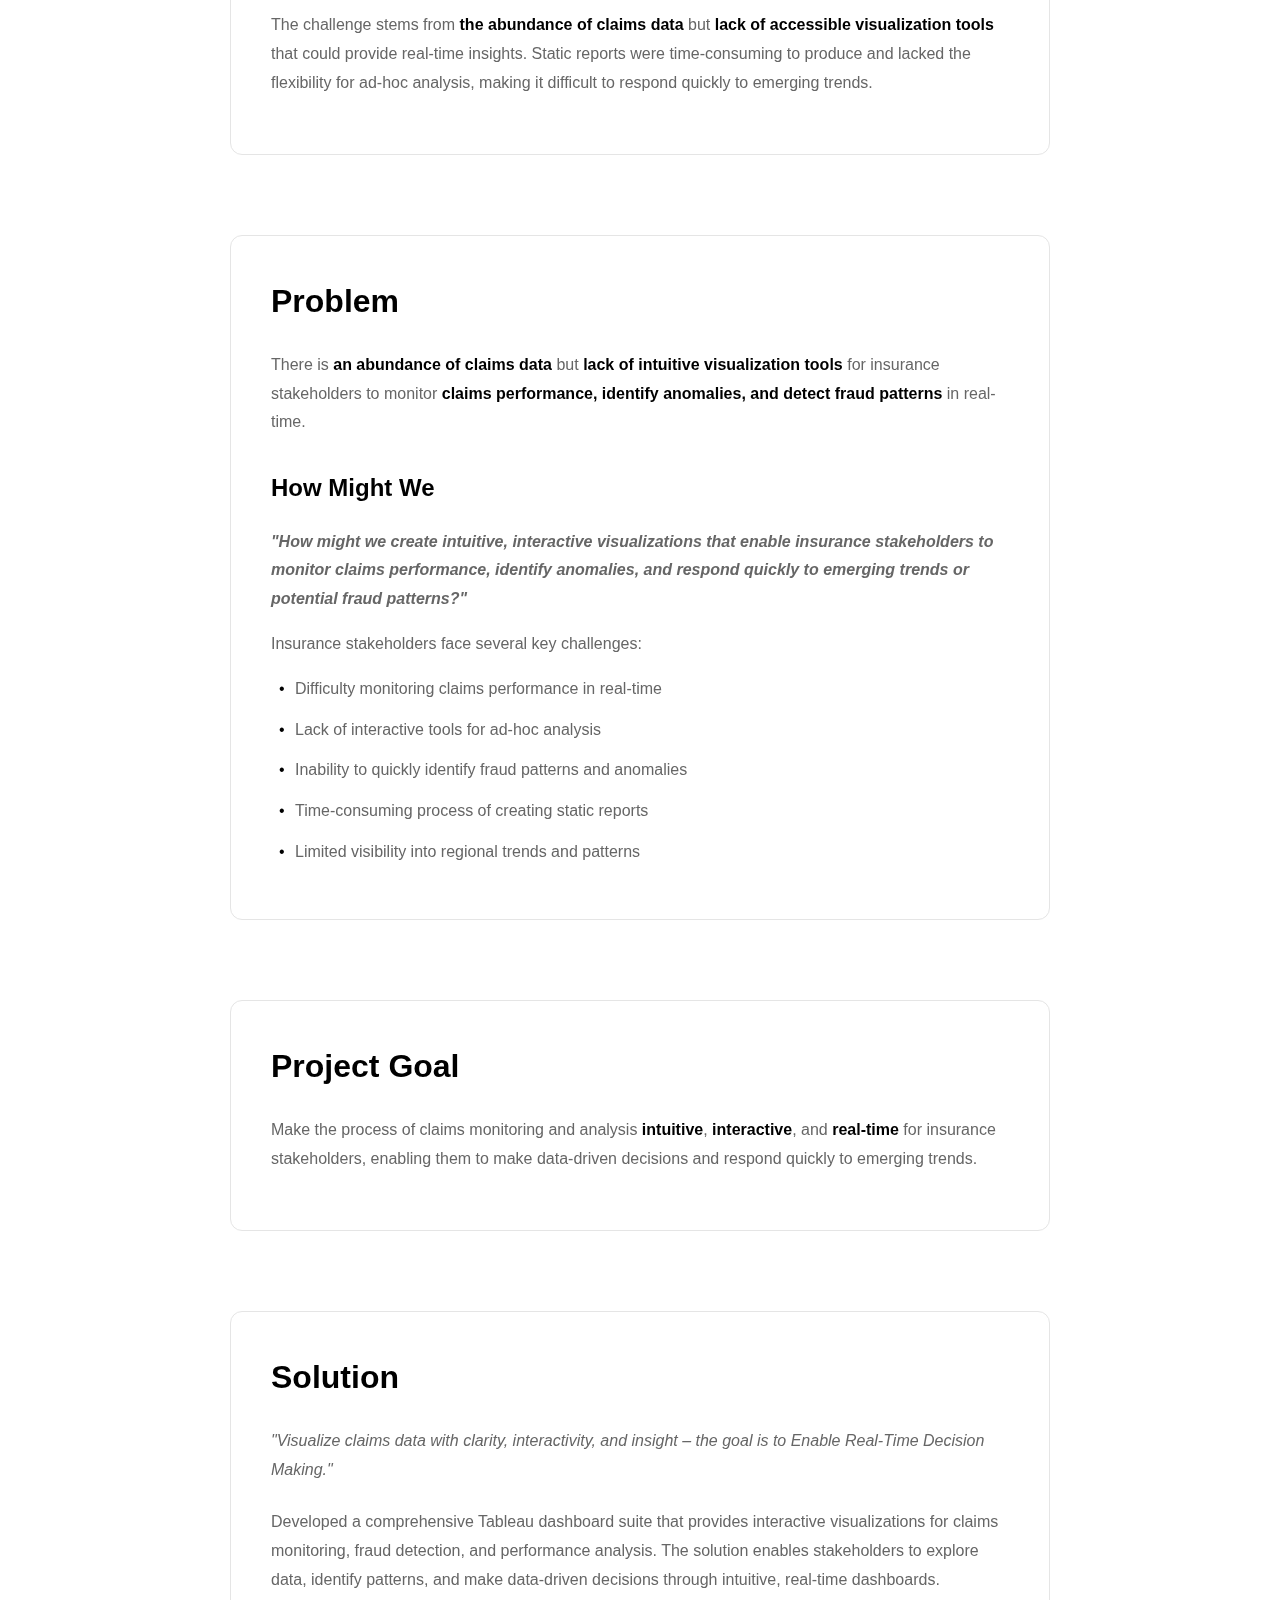
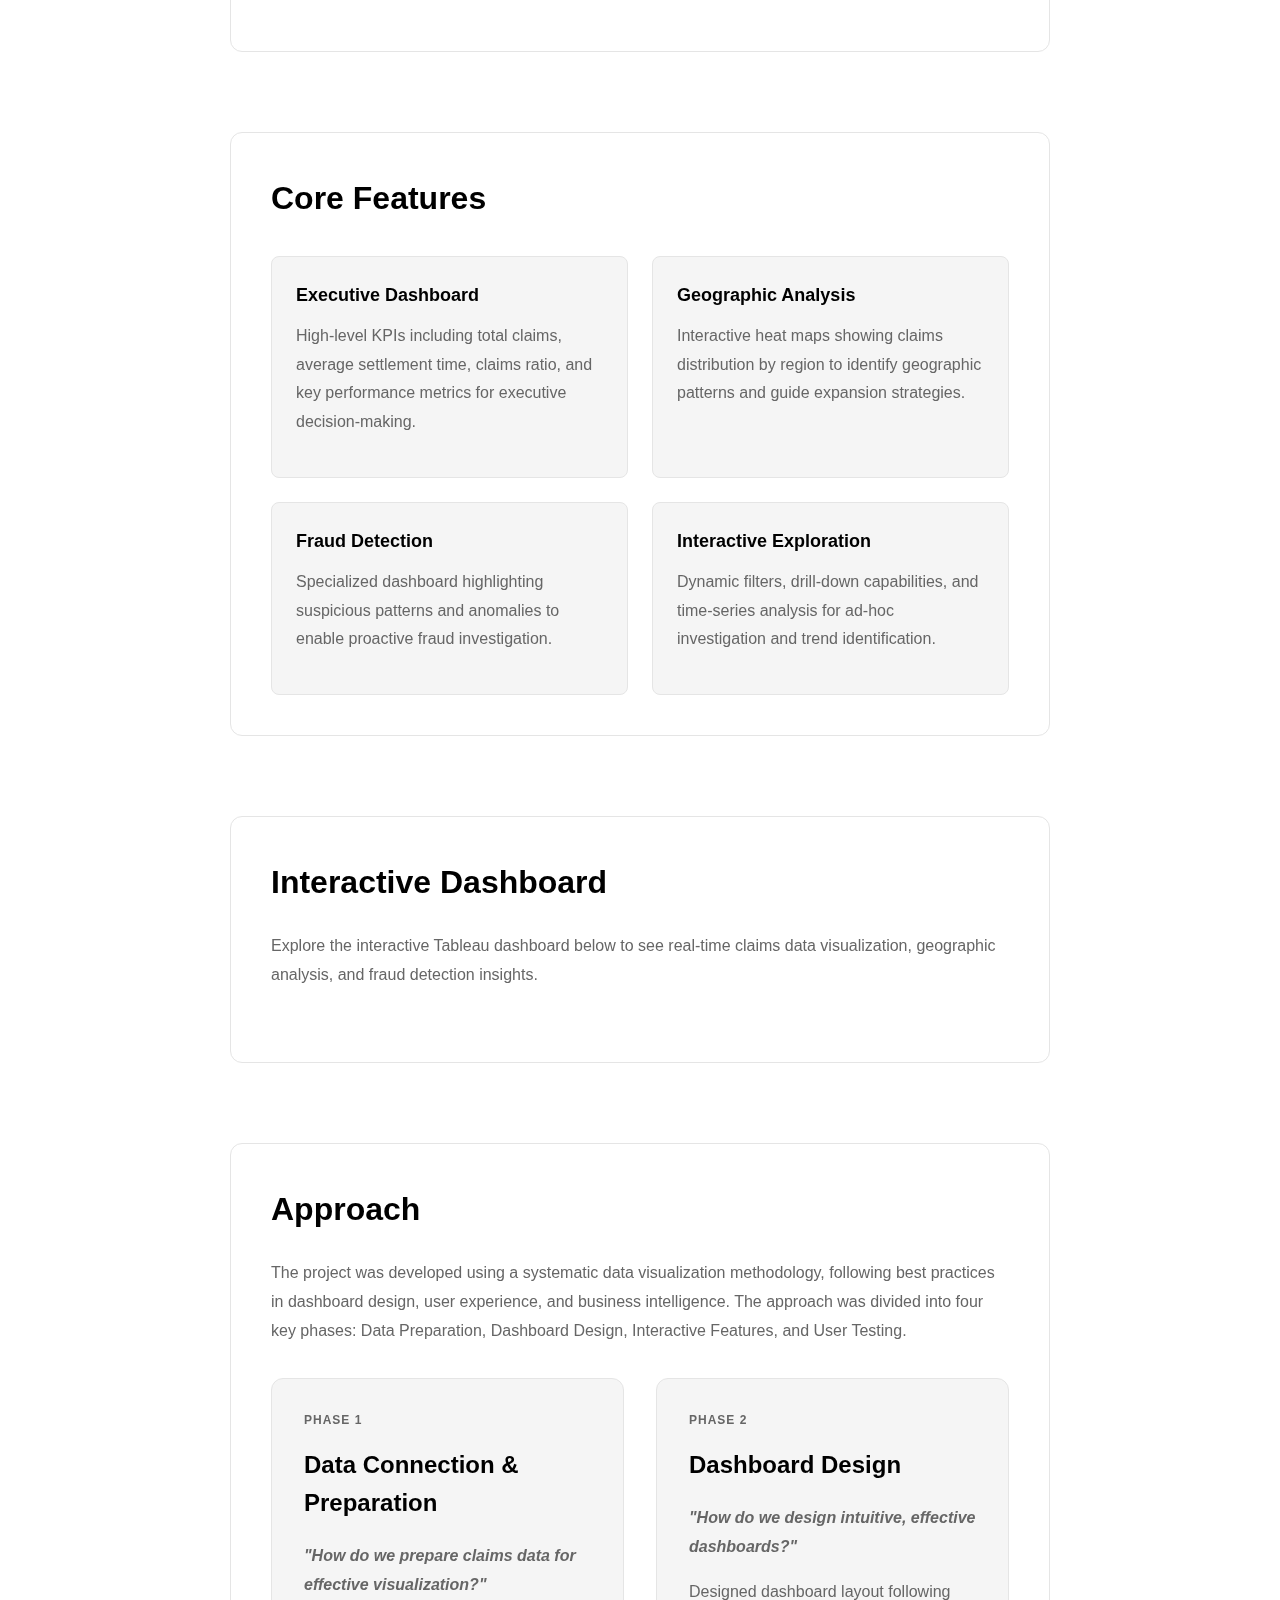
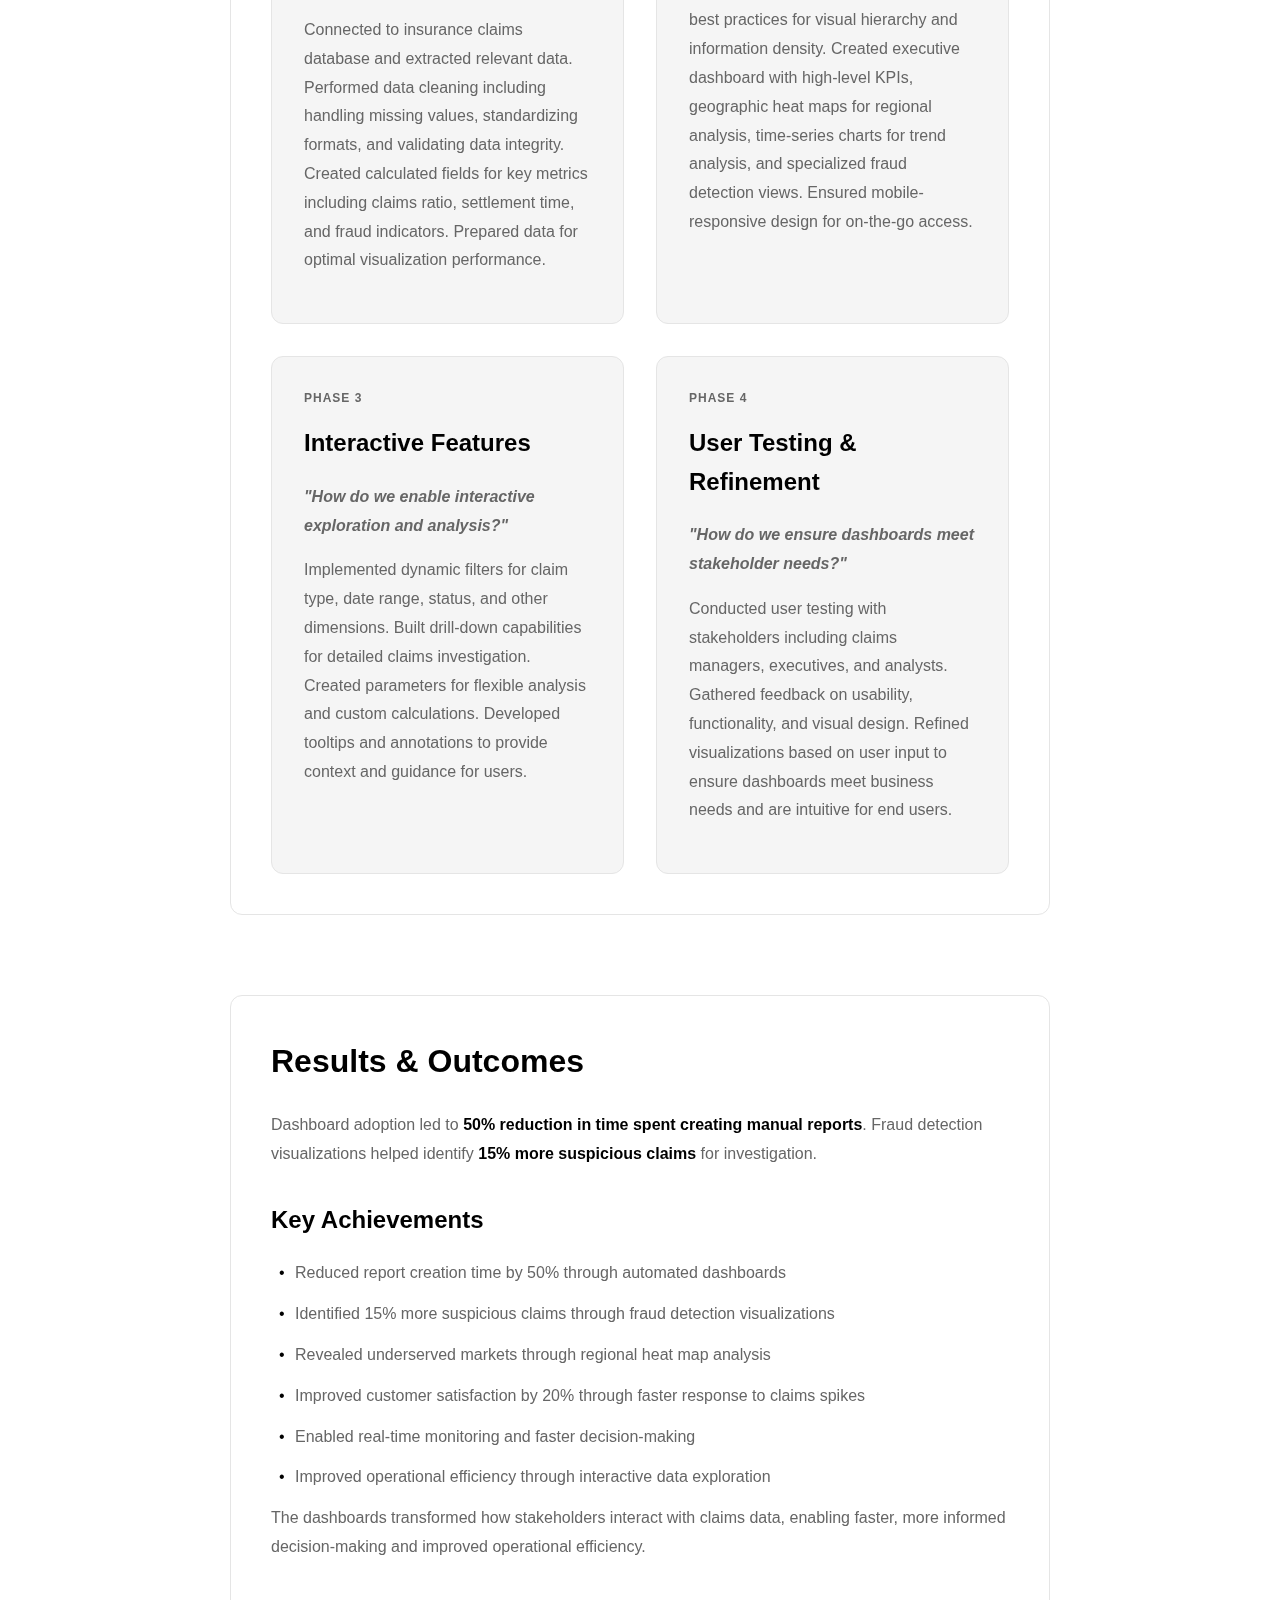
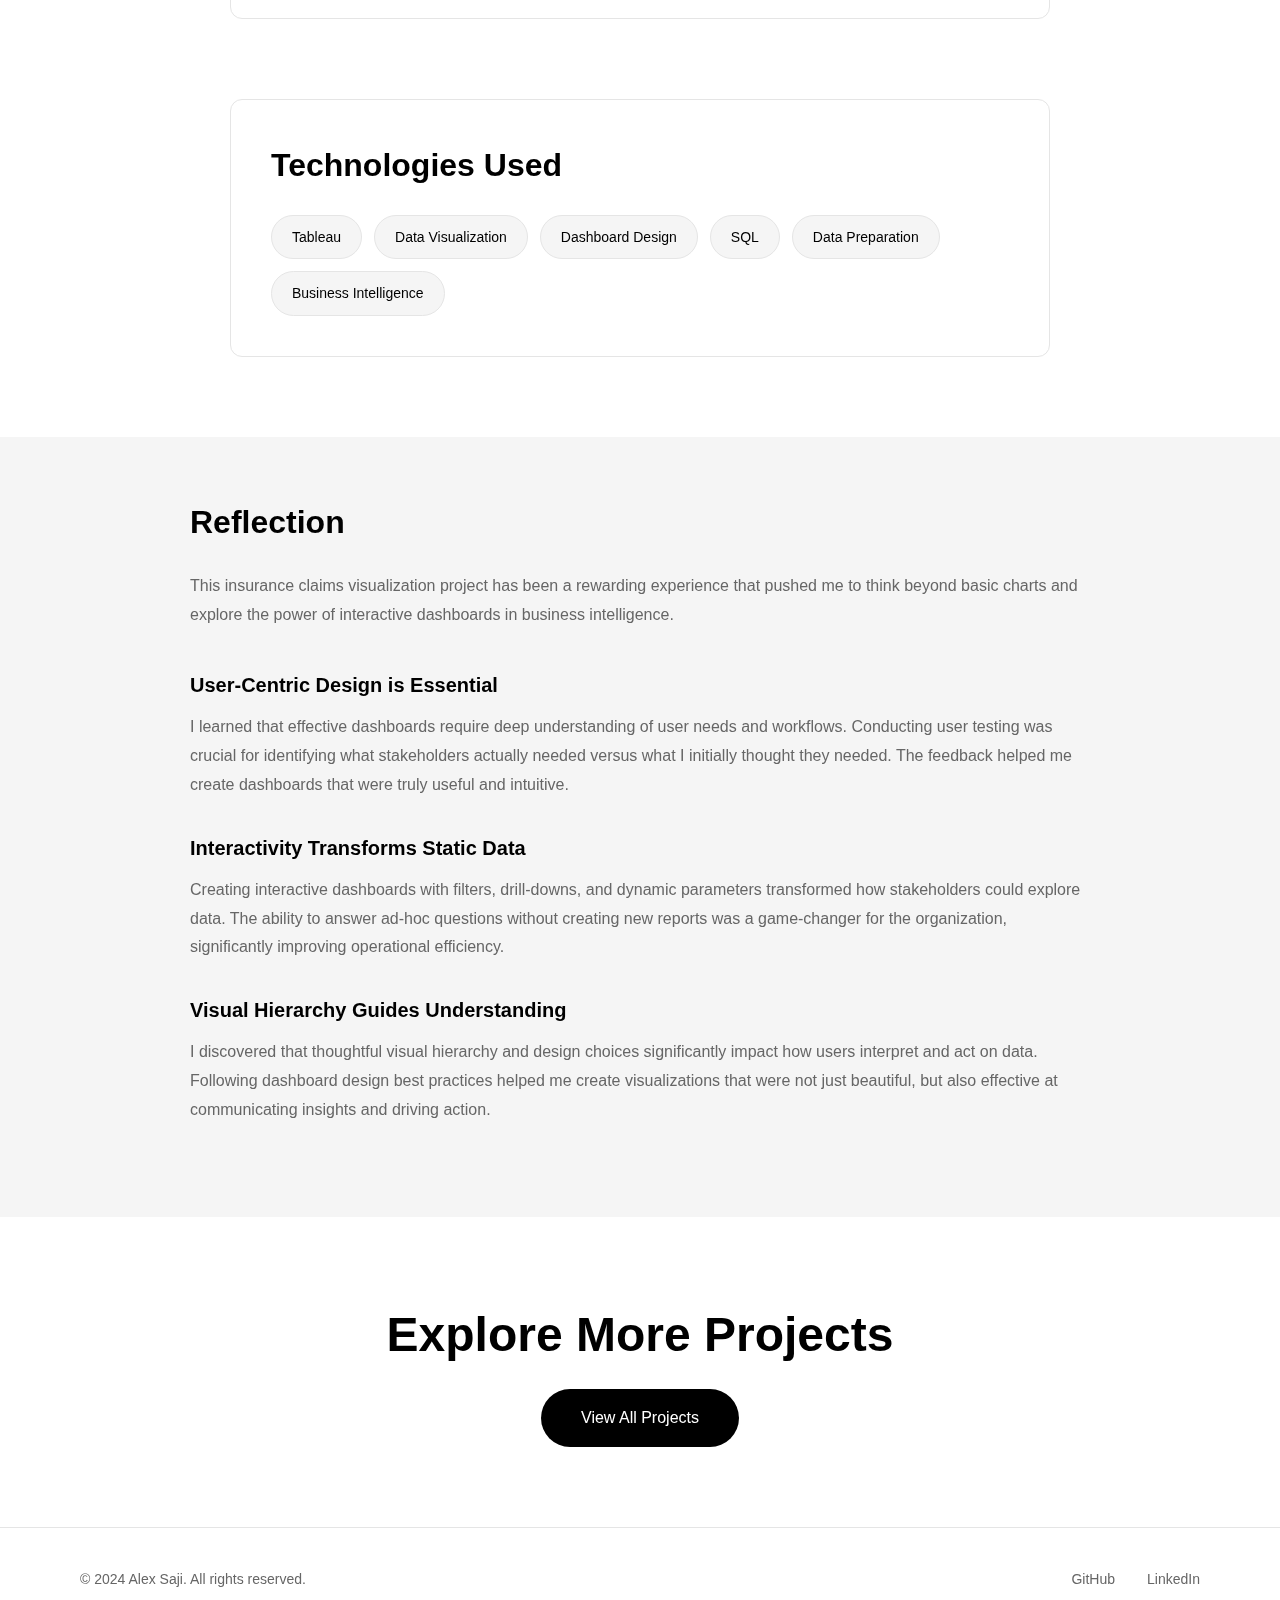
<file: project-insurance.html>
<!DOCTYPE html>
<html lang="en">
<head>
    <meta charset="UTF-8">
    <meta name="viewport" content="width=device-width, initial-scale=1.0">
    
    <!-- Security Headers -->
    <meta http-equiv="Content-Security-Policy" content="default-src 'self'; script-src 'self' 'unsafe-inline' https://public.tableau.com https://va.vercel-scripts.com; style-src 'self' 'unsafe-inline' https://fonts.googleapis.com; font-src 'self' https://fonts.gstatic.com; img-src 'self' data: https:; connect-src 'self' https://public.tableau.com https://vitals.vercel-insights.com; frame-src https://public.tableau.com; object-src 'none'; base-uri 'self'; form-action 'self';">
    <meta http-equiv="X-Frame-Options" content="SAMEORIGIN">
    <meta http-equiv="X-Content-Type-Options" content="nosniff">
    <meta http-equiv="Referrer-Policy" content="strict-origin-when-cross-origin">
    <meta http-equiv="Permissions-Policy" content="geolocation=(), microphone=(), camera=()">
    <!-- Primary Meta Tags -->
    <title>Insurance Claims Visualization | Tableau Dashboard Case Study | Alex Saji</title>
    <meta name="title" content="Insurance Claims Visualization | Tableau Dashboard Case Study">
    <meta name="description" content="Insurance Claims Visualization case study - Created interactive Tableau dashboards for comprehensive insurance claims analysis. Visualized claim patterns, trends, and insights to support data-driven decision making in the insurance industry.">
    <meta name="keywords" content="Tableau, Data Visualization, Insurance Analytics, Business Intelligence, Dashboard Design, Claims Analysis, Data Visualization, BI Tools, Alex Saji">
    <meta name="author" content="Alex Saji">
    <meta name="robots" content="index, follow">
    <link rel="canonical" href="https://alexsaji.vercel.app/project-insurance.html">
    
    <!-- Open Graph / Facebook -->
    <meta property="og:type" content="article">
    <meta property="og:url" content="https://alexsaji.vercel.app/project-insurance.html">
    <meta property="og:title" content="Insurance Claims Visualization | Tableau Dashboard Case Study">
    <meta property="og:description" content="Interactive Tableau dashboards for comprehensive insurance claims analysis and data-driven decision making.">
    <meta property="og:image" content="https://alexsaji.vercel.app/images/alex-saji.jpg">
    
    <!-- Twitter -->
    <meta name="twitter:card" content="summary_large_image">
    <meta name="twitter:url" content="https://alexsaji.vercel.app/project-insurance.html">
    <meta name="twitter:title" content="Insurance Claims Visualization | Tableau Dashboard Case Study">
    <meta name="twitter:description" content="Interactive Tableau dashboards for comprehensive insurance claims analysis.">
    <meta name="twitter:image" content="https://alexsaji.vercel.app/images/alex-saji.jpg">
    
    <link rel="stylesheet" href="styles.css">
    <link rel="preconnect" href="https://fonts.googleapis.com">
    <link rel="preconnect" href="https://fonts.gstatic.com" crossorigin>
    <link href="https://fonts.googleapis.com/css2?family=Inter:wght@400;500;600;700&display=swap" rel="stylesheet">
</head>
<body data-category="business">
    <!-- Navigation - Floating Island -->
    <nav class="navbar-island">
        <div class="nav-island-content">
            <a href="index.html" class="logo">
                <img src="images/alex-saji.jpg" alt="Alex Saji - Market Research Analyst & Data Scientist" class="logo-image">
            </a>
            <div class="nav-right">
                <div class="nav-links">
                    <a href="index.html">Home</a>
                    <a href="about.html">About</a>
                    <a href="index.html#contact" class="contact-btn">Contact</a>
                </div>
                <button type="button" class="theme-toggle" aria-label="Toggle dark mode" id="themeToggle">
                    <svg class="theme-icon sun-icon" width="18" height="18" viewBox="0 0 24 24" fill="none" stroke="currentColor" stroke-width="2" stroke-linecap="round" stroke-linejoin="round">
                        <circle cx="12" cy="12" r="5"></circle>
                        <line x1="12" y1="1" x2="12" y2="3"></line>
                        <line x1="12" y1="21" x2="12" y2="23"></line>
                        <line x1="4.22" y1="4.22" x2="5.64" y2="5.64"></line>
                        <line x1="18.36" y1="18.36" x2="19.78" y2="19.78"></line>
                        <line x1="1" y1="12" x2="3" y2="12"></line>
                        <line x1="21" y1="12" x2="23" y2="12"></line>
                        <line x1="4.22" y1="19.78" x2="5.64" y2="18.36"></line>
                        <line x1="18.36" y1="5.64" x2="19.78" y2="4.22"></line>
                    </svg>
                    <svg class="theme-icon moon-icon" width="18" height="18" viewBox="0 0 24 24" fill="none" stroke="currentColor" stroke-width="2" stroke-linecap="round" stroke-linejoin="round">
                        <path d="M21 12.79A9 9 0 1 1 11.21 3 7 7 0 0 0 21 12.79z"></path>
                    </svg>
                </button>
                <button class="menu-toggle" aria-label="Toggle menu">
                    <span></span>
                    <span></span>
                    <span></span>
                </button>
            </div>
        </div>
    </nav>

    <section class="project-header">
        <div class="container">
            <a href="index.html#projects" class="back-link">← Back to Projects</a>

            <div class="project-header-tags">
                <span class="tag category-badge" data-category="business">Business Intelligence</span>
                <span class="tag">Tableau</span>
                <span class="tag">Dashboard</span>
            </div>

            <h1 class="project-page-title">Insurance Claims Visualization</h1>
            <p class="project-category">Data Visualization</p>
            <p class="project-tagline">An interactive Tableau dashboard suite enabling real-time claims monitoring, fraud detection, and data-driven decision-making for insurance operations.</p>

            <a href="https://github.com/alxsaji/portfolio" target="_blank" rel="noopener noreferrer" class="btn-primary">
                <svg width="20" height="20" viewBox="0 0 20 20" fill="currentColor">
                    <path d="M12 0c-6.626 0-12 5.373-12 12 0 5.302 3.438 9.8 8.207 11.387.599.111.793-.261.793-.577v-2.234c-3.338.726-4.033-1.416-4.033-1.416-.546-1.387-1.333-1.756-1.333-1.756-1.089-.745.083-.729.083-.729 1.205.084 1.839 1.237 1.839 1.237 1.07 1.834 2.807 1.304 3.492.997.107-.775.418-1.305.762-1.604-2.665-.305-5.467-1.334-5.467-5.931 0-1.311.469-2.381 1.236-3.221-.124-.303-.535-1.524.117-3.176 0 0 1.008-.322 3.301 1.23.957-.266 1.983-.399 3.003-.404 1.02.005 2.047.138 3.006.404 2.291-1.552 3.297-1.23 3.297-1.23.653 1.653.242 2.874.118 3.176.77.84 1.235 1.911 1.235 3.221 0 4.609-2.807 5.624-5.479 5.921.43.372.823 1.102.823 2.222v3.293c0 .319.192.694.801.576 4.765-1.589 8.199-6.086 8.199-11.386 0-6.627-5.373-12-12-12z"/>
                </svg>
                View Portfolio
            </a>
        </div>
    </section>

    <section>
        <div class="container">
            <div class="project-hero-image">
                <div class="project-icon">
                    <span class="icon-letter">I</span>
                    <p class="icon-category">Data Visualization</p>
                </div>
            </div>
        </div>
    </section>

    <!-- Project Metadata -->
    <section class="project-section">
        <div class="container">
            <div class="project-metadata">
                <div class="metadata-item">
                    <div class="metadata-label">Role</div>
                    <div class="metadata-value">Data Analyst</div>
                </div>
                <div class="metadata-item">
                    <div class="metadata-label">Team</div>
                    <div class="metadata-value-list">
                        <span>Claims Manager</span>
                        <span>Business Analyst</span>
                    </div>
                </div>
                <div class="metadata-item">
                    <div class="metadata-label">Tools</div>
                    <div class="metadata-value-list">
                        <span>Tableau</span>
                        <span>SQL</span>
                        <span>Data Preparation</span>
                    </div>
                </div>
                <div class="metadata-item">
                    <div class="metadata-label">Timeline</div>
                    <div class="metadata-value">2 months</div>
                </div>
            </div>
        </div>
    </section>

    <section class="project-section">
        <div class="container">
            <div class="content-box">
                <h2 class="section-header">Context</h2>
                <p>This project emerged from <span class="highlight-text">a critical need for data visibility</span> in the insurance industry. The insurance company was operating with vast amounts of claims data but lacked intuitive, interactive visualizations to monitor performance, identify anomalies, and make data-driven decisions.</p>
                <p>The challenge stems from <span class="highlight-text">the abundance of claims data</span> but <span class="highlight-text">lack of accessible visualization tools</span> that could provide real-time insights. Static reports were time-consuming to produce and lacked the flexibility for ad-hoc analysis, making it difficult to respond quickly to emerging trends.</p>
            </div>
        </div>
    </section>

    <section class="project-section">
        <div class="container">
            <div class="content-box">
                <h2 class="section-header">Problem</h2>
                <p>There is <span class="highlight-text">an abundance of claims data</span> but <span class="highlight-text">lack of intuitive visualization tools</span> for insurance stakeholders to monitor <span class="highlight-text">claims performance, identify anomalies, and detect fraud patterns</span> in real-time.</p>
                <h3 class="section-subheader">How Might We</h3>
                <p class="phase-question">"How might we create intuitive, interactive visualizations that enable insurance stakeholders to monitor claims performance, identify anomalies, and respond quickly to emerging trends or potential fraud patterns?"</p>
                <p>Insurance stakeholders face several key challenges:</p>
                <ul>
                    <li>Difficulty monitoring claims performance in real-time</li>
                    <li>Lack of interactive tools for ad-hoc analysis</li>
                    <li>Inability to quickly identify fraud patterns and anomalies</li>
                    <li>Time-consuming process of creating static reports</li>
                    <li>Limited visibility into regional trends and patterns</li>
                </ul>
            </div>
        </div>
    </section>

    <section class="project-section">
        <div class="container">
            <div class="content-box">
                <h2 class="section-header">Project Goal</h2>
                <p>Make the process of claims monitoring and analysis <span class="highlight-text">intuitive</span>, <span class="highlight-text">interactive</span>, and <span class="highlight-text">real-time</span> for insurance stakeholders, enabling them to make data-driven decisions and respond quickly to emerging trends.</p>
            </div>
        </div>
    </section>

    <section class="project-section">
        <div class="container">
            <div class="content-box">
                <h2 class="section-header">Solution</h2>
                <p class="project-tagline" style="margin-bottom: 24px;">"Visualize claims data with clarity, interactivity, and insight – the goal is to Enable Real-Time Decision Making."</p>
                <p>Developed a comprehensive Tableau dashboard suite that provides interactive visualizations for claims monitoring, fraud detection, and performance analysis. The solution enables stakeholders to explore data, identify patterns, and make data-driven decisions through intuitive, real-time dashboards.</p>
            </div>
        </div>
    </section>

    <section class="project-section">
        <div class="container">
            <div class="content-box">
                <h2 class="section-header">Core Features</h2>
                <div class="features-grid">
                    <div class="feature-item">
                        <h4>Executive Dashboard</h4>
                        <p>High-level KPIs including total claims, average settlement time, claims ratio, and key performance metrics for executive decision-making.</p>
                    </div>
                    <div class="feature-item">
                        <h4>Geographic Analysis</h4>
                        <p>Interactive heat maps showing claims distribution by region to identify geographic patterns and guide expansion strategies.</p>
                    </div>
                    <div class="feature-item">
                        <h4>Fraud Detection</h4>
                        <p>Specialized dashboard highlighting suspicious patterns and anomalies to enable proactive fraud investigation.</p>
                    </div>
                    <div class="feature-item">
                        <h4>Interactive Exploration</h4>
                        <p>Dynamic filters, drill-down capabilities, and time-series analysis for ad-hoc investigation and trend identification.</p>
                    </div>
                </div>
            </div>
        </div>
    </section>

    <section class="project-section">
        <div class="container">
            <div class="content-box">
                <h2 class="section-header">Interactive Dashboard</h2>
                <p>Explore the interactive Tableau dashboard below to see real-time claims data visualization, geographic analysis, and fraud detection insights.</p>
                <div style="margin-top: 32px; width: 100%; border-radius: 8px; overflow: hidden; box-shadow: 0 4px 12px rgba(0,0,0,0.1);">
                    <div class='tableauPlaceholder' id='viz1763141789503' style='position: relative; width: 100%;'>
                        <noscript>
                            <a href='#'>
                                <img alt='Car Insurance Claims ' src='https://public.tableau.com/static/images/Ca/CarInsurance-DVT_16429472932790/Story1/1_rss.png' style='border: none; width: 100%;' />
                            </a>
                        </noscript>
                        <object class='tableauViz' style='display:none;'>
                            <param name='host_url' value='https%3A%2F%2Fpublic.tableau.com%2F' />
                            <param name='embed_code_version' value='3' />
                            <param name='site_root' value='' />
                            <param name='name' value='CarInsurance-DVT_16429472932790&#47;Story1' />
                            <param name='tabs' value='no' />
                            <param name='toolbar' value='yes' />
                            <param name='static_image' value='https://public.tableau.com/static/images/Ca/CarInsurance-DVT_16429472932790/Story1/1.png' />
                            <param name='animate_transition' value='yes' />
                            <param name='display_static_image' value='yes' />
                            <param name='display_spinner' value='yes' />
                            <param name='display_overlay' value='yes' />
                            <param name='display_count' value='yes' />
                            <param name='language' value='en-US' />
                        </object>
                    </div>
                    <script type='text/javascript'>
                        var divElement = document.getElementById('viz1763141789503');
                        var vizElement = divElement.getElementsByTagName('object')[0];
                        vizElement.style.width='100%';
                        vizElement.style.height=(divElement.offsetWidth*0.75)+'px';
                        var scriptElement = document.createElement('script');
                        scriptElement.src = 'https://public.tableau.com/javascripts/api/viz_v1.js';
                        vizElement.parentNode.insertBefore(scriptElement, vizElement);
                    </script>
                </div>
            </div>
        </div>
    </section>

    <section class="project-section">
        <div class="container">
            <div class="content-box">
                <h2 class="section-header">Approach</h2>
                <p>The project was developed using a systematic data visualization methodology, following best practices in dashboard design, user experience, and business intelligence. The approach was divided into four key phases: Data Preparation, Dashboard Design, Interactive Features, and User Testing.</p>
                
                <div class="methodology-phases">
                    <div class="phase-box">
                        <div class="phase-label">Phase 1</div>
                        <h3 class="phase-title">Data Connection & Preparation</h3>
                        <p class="phase-question">"How do we prepare claims data for effective visualization?"</p>
                        <p class="phase-description">Connected to insurance claims database and extracted relevant data. Performed data cleaning including handling missing values, standardizing formats, and validating data integrity. Created calculated fields for key metrics including claims ratio, settlement time, and fraud indicators. Prepared data for optimal visualization performance.</p>
                    </div>
                    
                    <div class="phase-box">
                        <div class="phase-label">Phase 2</div>
                        <h3 class="phase-title">Dashboard Design</h3>
                        <p class="phase-question">"How do we design intuitive, effective dashboards?"</p>
                        <p class="phase-description">Designed dashboard layout following best practices for visual hierarchy and information density. Created executive dashboard with high-level KPIs, geographic heat maps for regional analysis, time-series charts for trend analysis, and specialized fraud detection views. Ensured mobile-responsive design for on-the-go access.</p>
                    </div>
                    
                    <div class="phase-box">
                        <div class="phase-label">Phase 3</div>
                        <h3 class="phase-title">Interactive Features</h3>
                        <p class="phase-question">"How do we enable interactive exploration and analysis?"</p>
                        <p class="phase-description">Implemented dynamic filters for claim type, date range, status, and other dimensions. Built drill-down capabilities for detailed claims investigation. Created parameters for flexible analysis and custom calculations. Developed tooltips and annotations to provide context and guidance for users.</p>
                    </div>
                    
                    <div class="phase-box">
                        <div class="phase-label">Phase 4</div>
                        <h3 class="phase-title">User Testing & Refinement</h3>
                        <p class="phase-question">"How do we ensure dashboards meet stakeholder needs?"</p>
                        <p class="phase-description">Conducted user testing with stakeholders including claims managers, executives, and analysts. Gathered feedback on usability, functionality, and visual design. Refined visualizations based on user input to ensure dashboards meet business needs and are intuitive for end users.</p>
                    </div>
                </div>
            </div>
        </div>
    </section>

    <section class="project-section">
        <div class="container">
            <div class="content-box">
                <h2 class="section-header">Results & Outcomes</h2>
                <p>Dashboard adoption led to <span class="highlight-text">50% reduction in time spent creating manual reports</span>. Fraud detection visualizations helped identify <span class="highlight-text">15% more suspicious claims</span> for investigation.</p>
                <h3 class="section-subheader">Key Achievements</h3>
                <ul>
                    <li>Reduced report creation time by 50% through automated dashboards</li>
                    <li>Identified 15% more suspicious claims through fraud detection visualizations</li>
                    <li>Revealed underserved markets through regional heat map analysis</li>
                    <li>Improved customer satisfaction by 20% through faster response to claims spikes</li>
                    <li>Enabled real-time monitoring and faster decision-making</li>
                    <li>Improved operational efficiency through interactive data exploration</li>
                </ul>
                <p>The dashboards transformed how stakeholders interact with claims data, enabling faster, more informed decision-making and improved operational efficiency.</p>
            </div>
        </div>
    </section>

    <section class="project-section">
        <div class="container">
            <div class="content-box">
                <h2 class="section-header">Technologies Used</h2>
                <div class="tech-tags">
                    <span class="tech-tag">Tableau</span>
                    <span class="tech-tag">Data Visualization</span>
                    <span class="tech-tag">Dashboard Design</span>
                    <span class="tech-tag">SQL</span>
                    <span class="tech-tag">Data Preparation</span>
                    <span class="tech-tag">Business Intelligence</span>
                </div>
            </div>
        </div>
    </section>

    <section class="reflection-section">
        <div class="container">
            <div class="reflection-content">
                <h2 class="section-header">Reflection</h2>
                <p style="font-size: 16px; line-height: 1.8; color: var(--text-secondary); margin-bottom: 40px;">This insurance claims visualization project has been a rewarding experience that pushed me to think beyond basic charts and explore the power of interactive dashboards in business intelligence.</p>
                
                <div class="reflection-item">
                    <h4>User-Centric Design is Essential</h4>
                    <p>I learned that effective dashboards require deep understanding of user needs and workflows. Conducting user testing was crucial for identifying what stakeholders actually needed versus what I initially thought they needed. The feedback helped me create dashboards that were truly useful and intuitive.</p>
                </div>
                
                <div class="reflection-item">
                    <h4>Interactivity Transforms Static Data</h4>
                    <p>Creating interactive dashboards with filters, drill-downs, and dynamic parameters transformed how stakeholders could explore data. The ability to answer ad-hoc questions without creating new reports was a game-changer for the organization, significantly improving operational efficiency.</p>
                </div>
                
                <div class="reflection-item">
                    <h4>Visual Hierarchy Guides Understanding</h4>
                    <p>I discovered that thoughtful visual hierarchy and design choices significantly impact how users interpret and act on data. Following dashboard design best practices helped me create visualizations that were not just beautiful, but also effective at communicating insights and driving action.</p>
                </div>
            </div>
        </div>
    </section>

    <section class="cta-section">
        <div class="container">
            <h2 class="section-title">Explore More Projects</h2>
            <a href="index.html#projects" class="btn-view-all">View All Projects</a>
        </div>
    </section>

    <footer class="footer">
        <div class="container">
            <p>© 2024 Alex Saji. All rights reserved.</p>
            <div class="footer-links">
                <a href="https://github.com/alxsaji/portfolio" target="_blank" rel="noopener noreferrer">GitHub</a>
                <a href="https://linkedin.com/in/alexsaji" target="_blank" rel="noopener noreferrer">LinkedIn</a>
            </div>
        </div>
    </footer>

    <script src="script.js"></script>
</body>
</html>
</file>
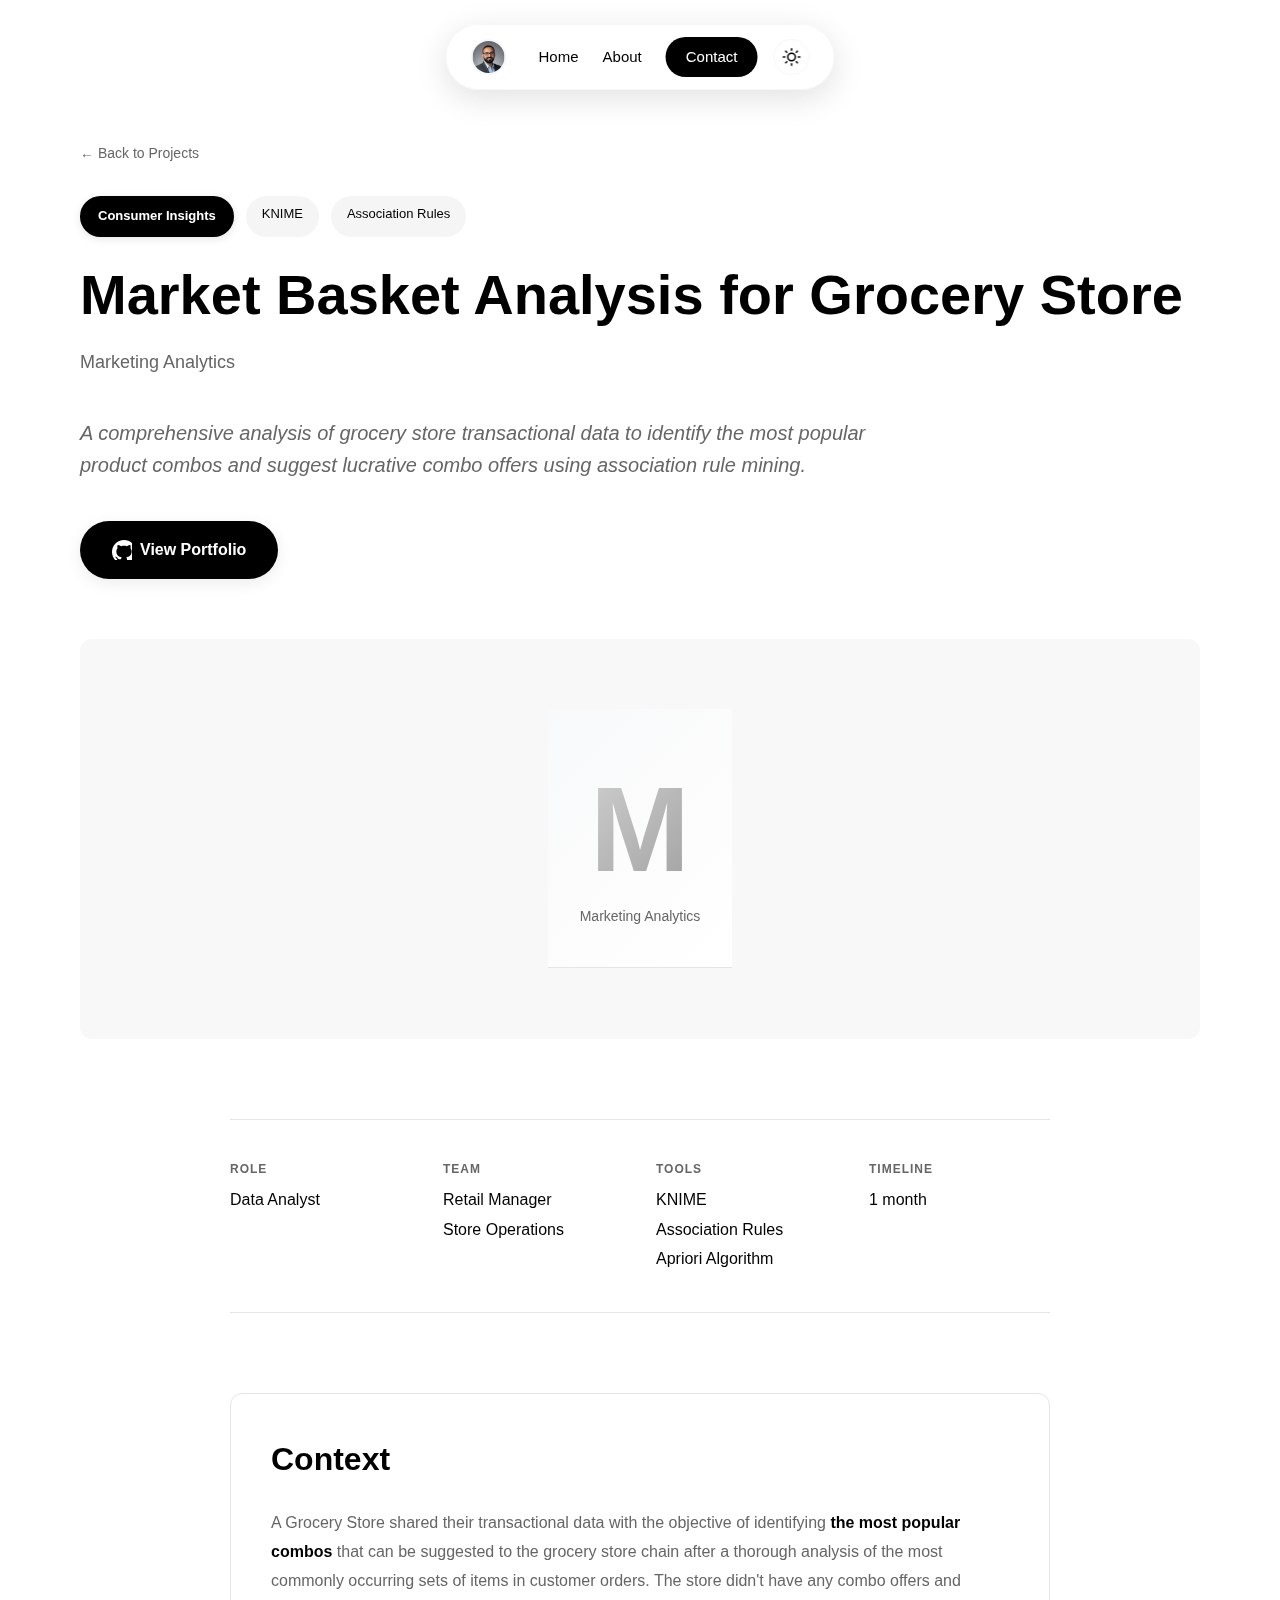
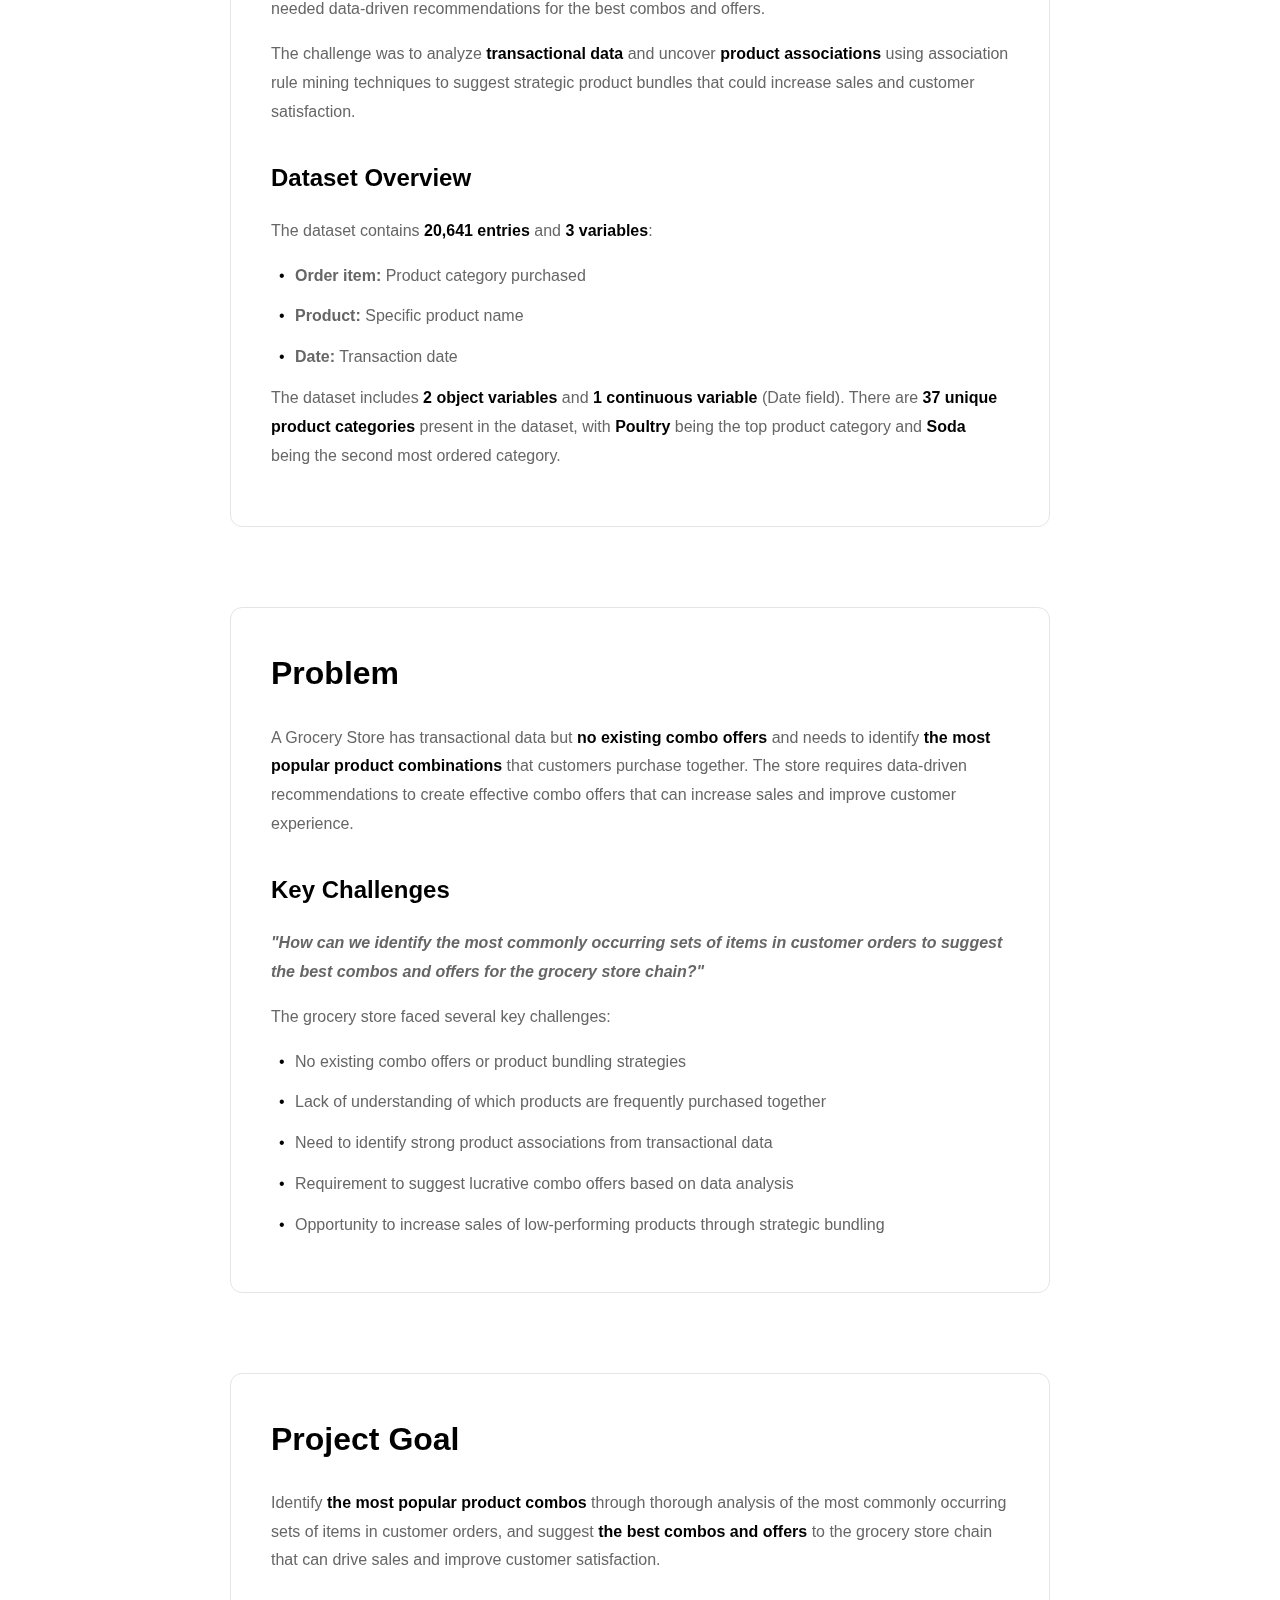
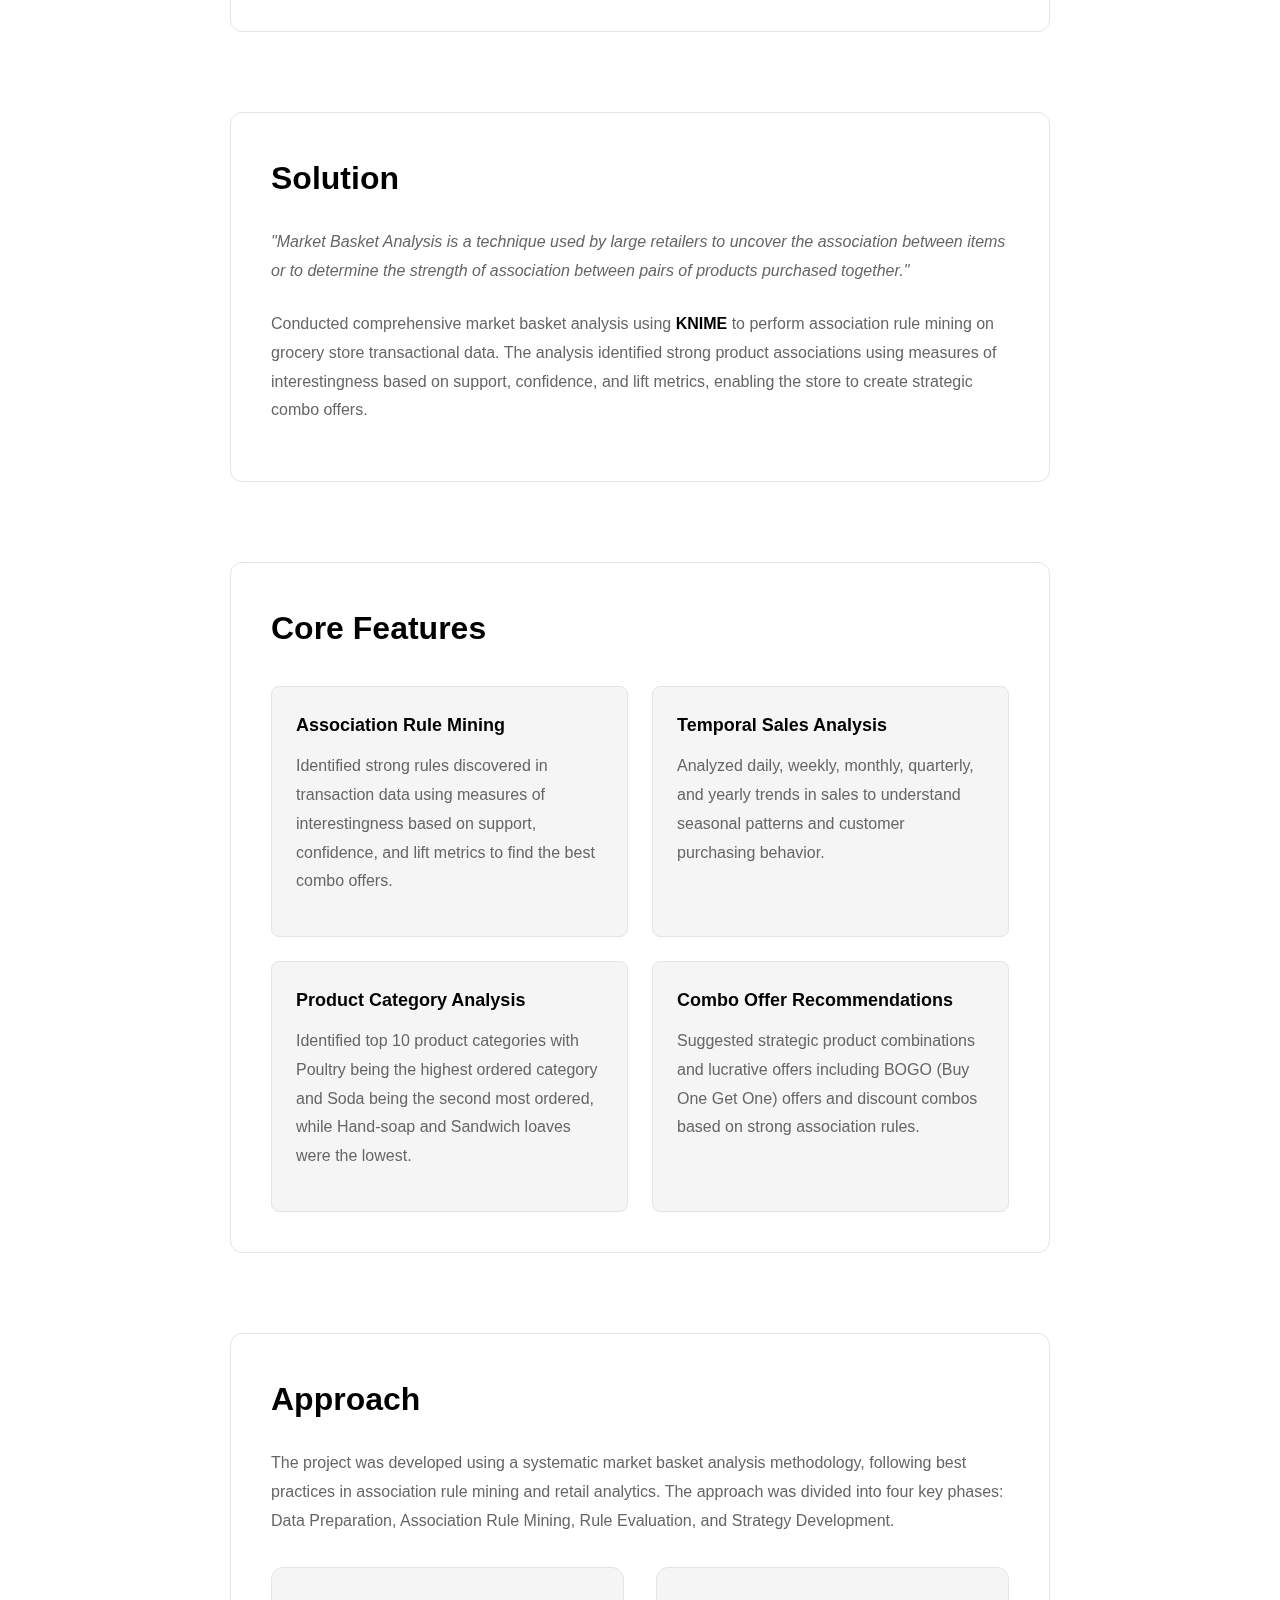
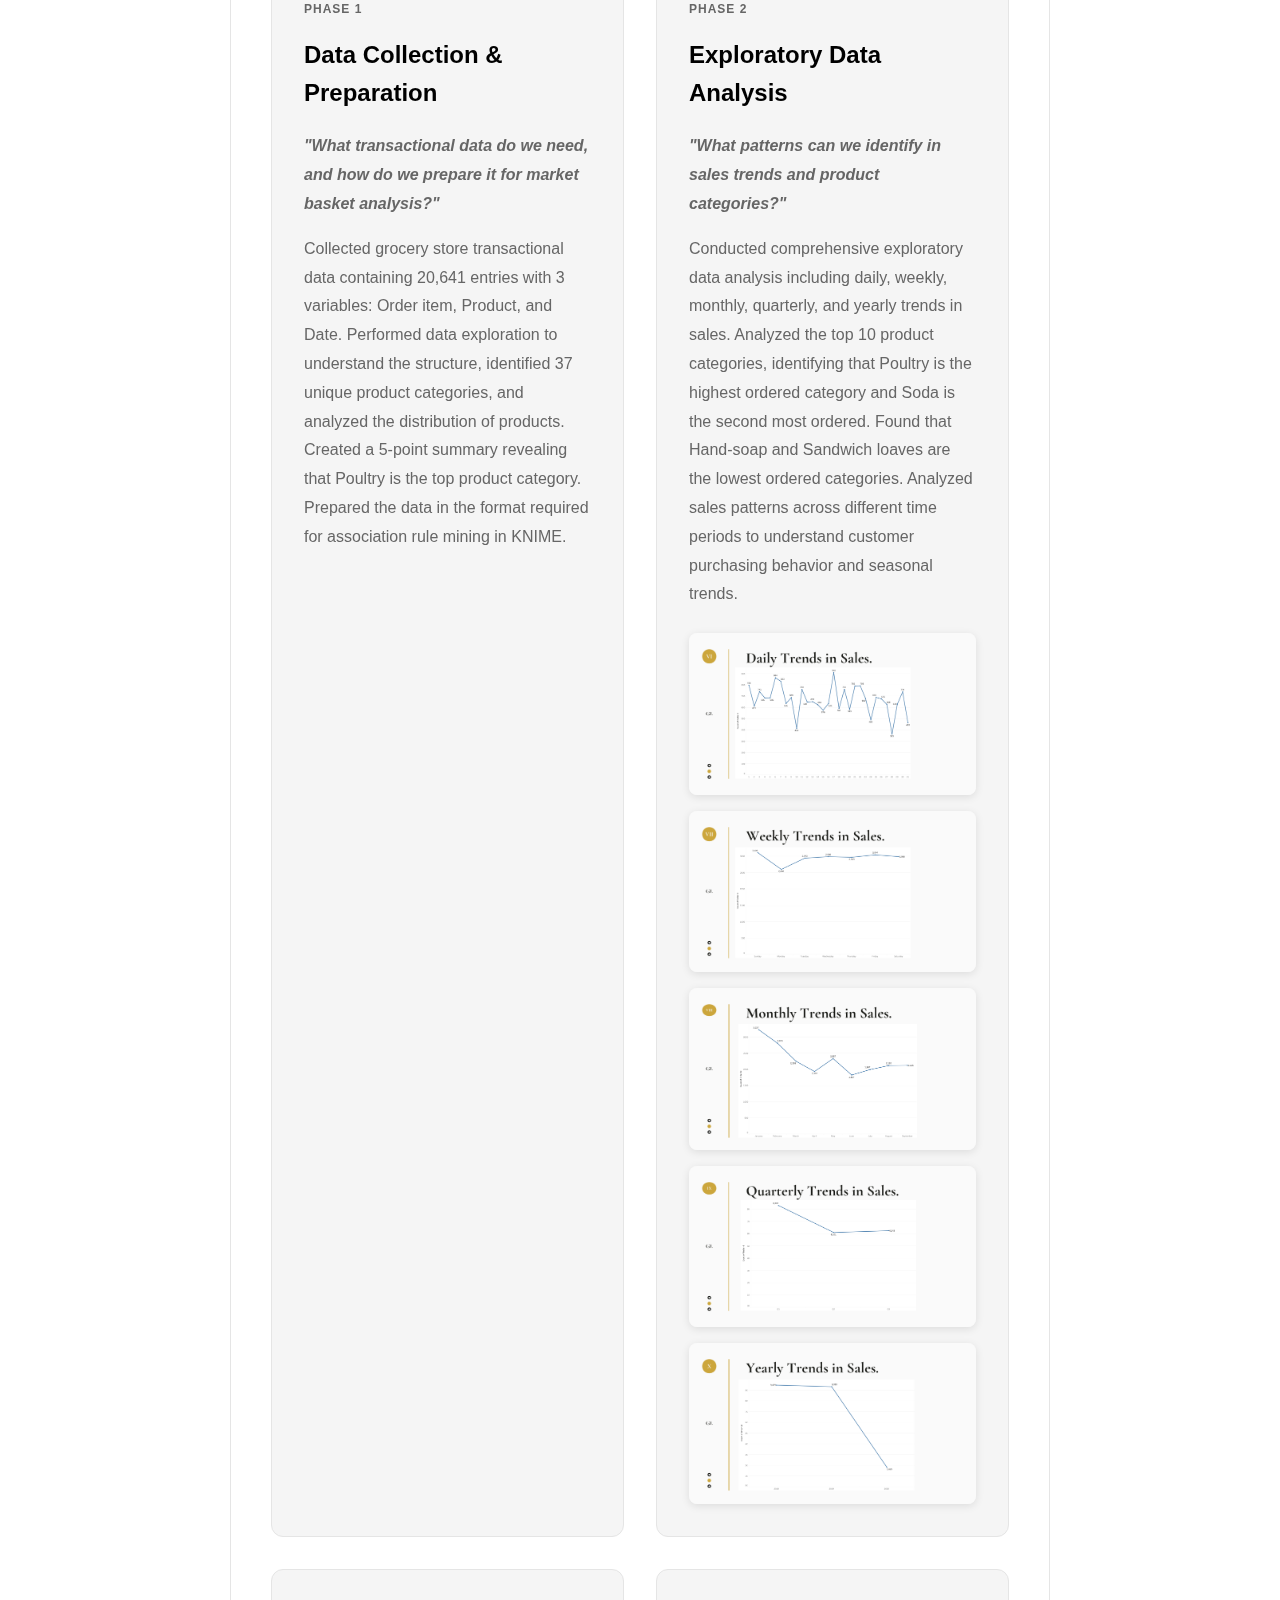
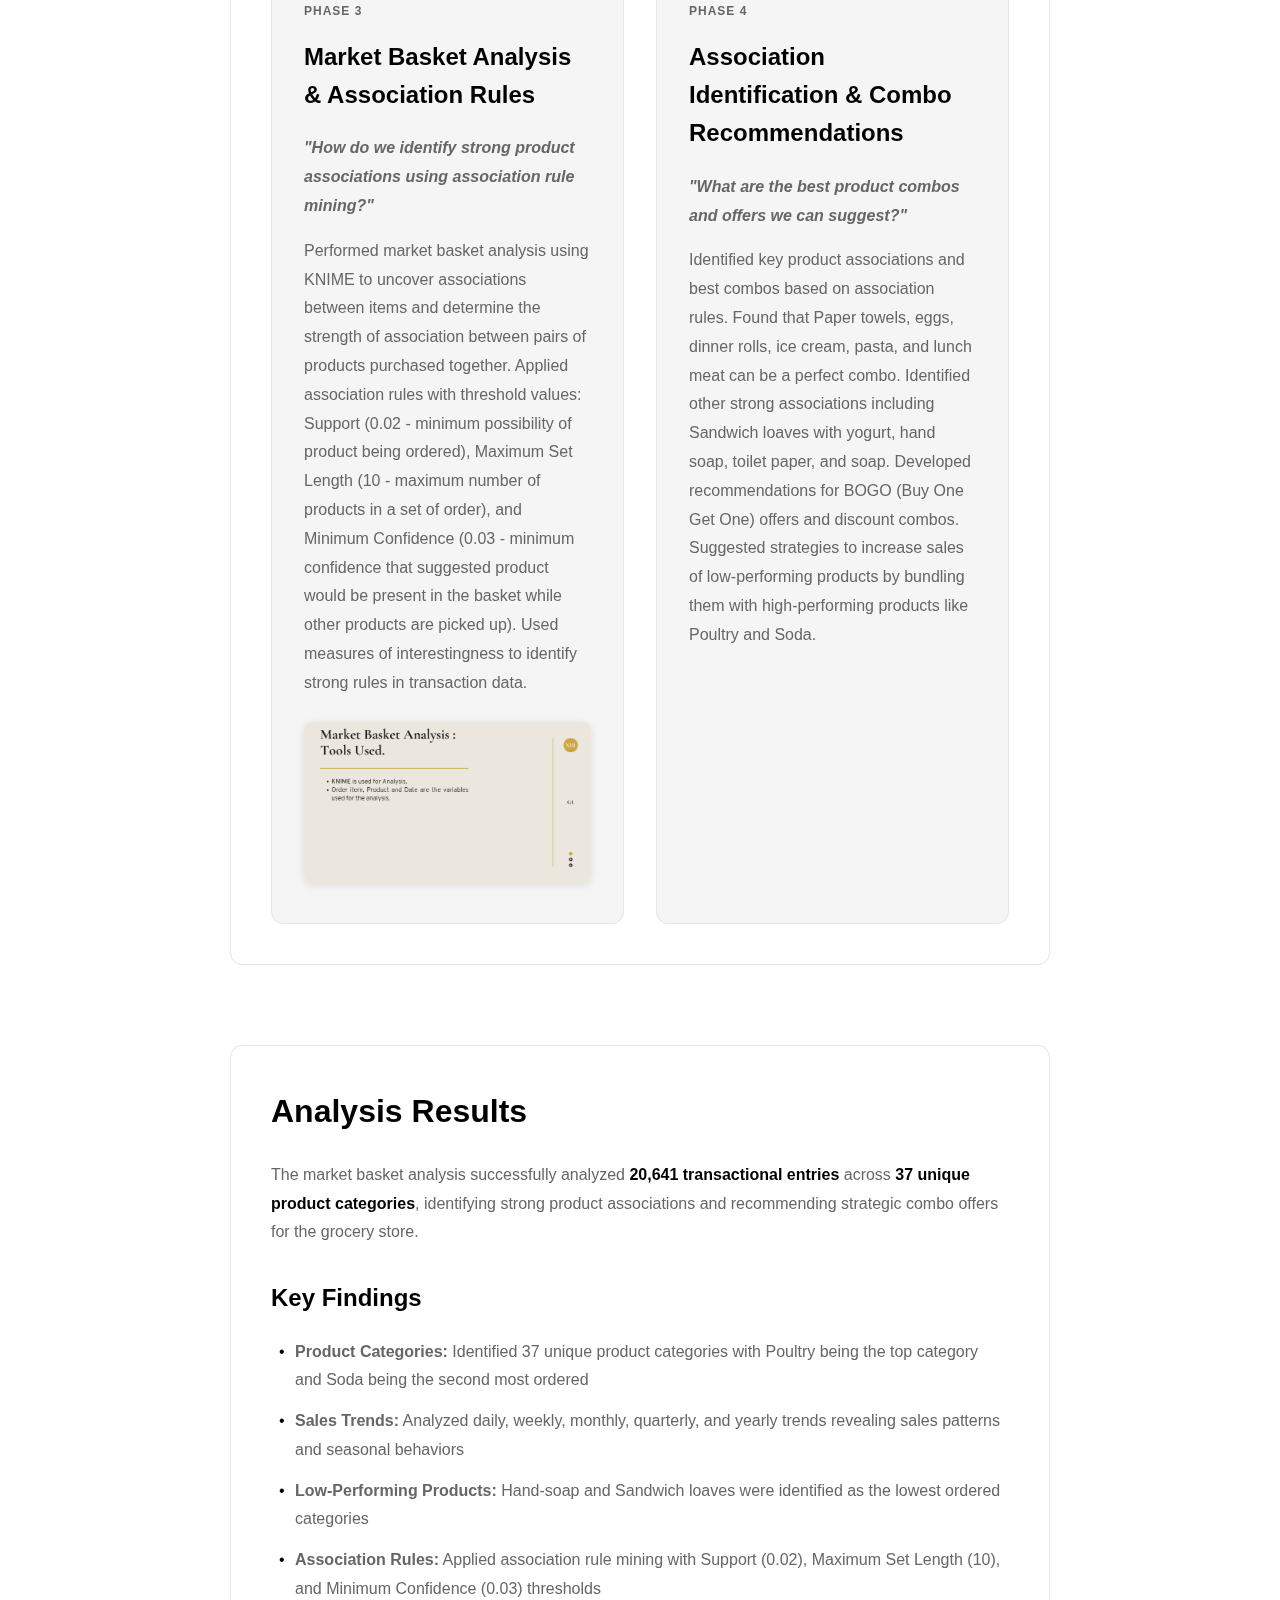
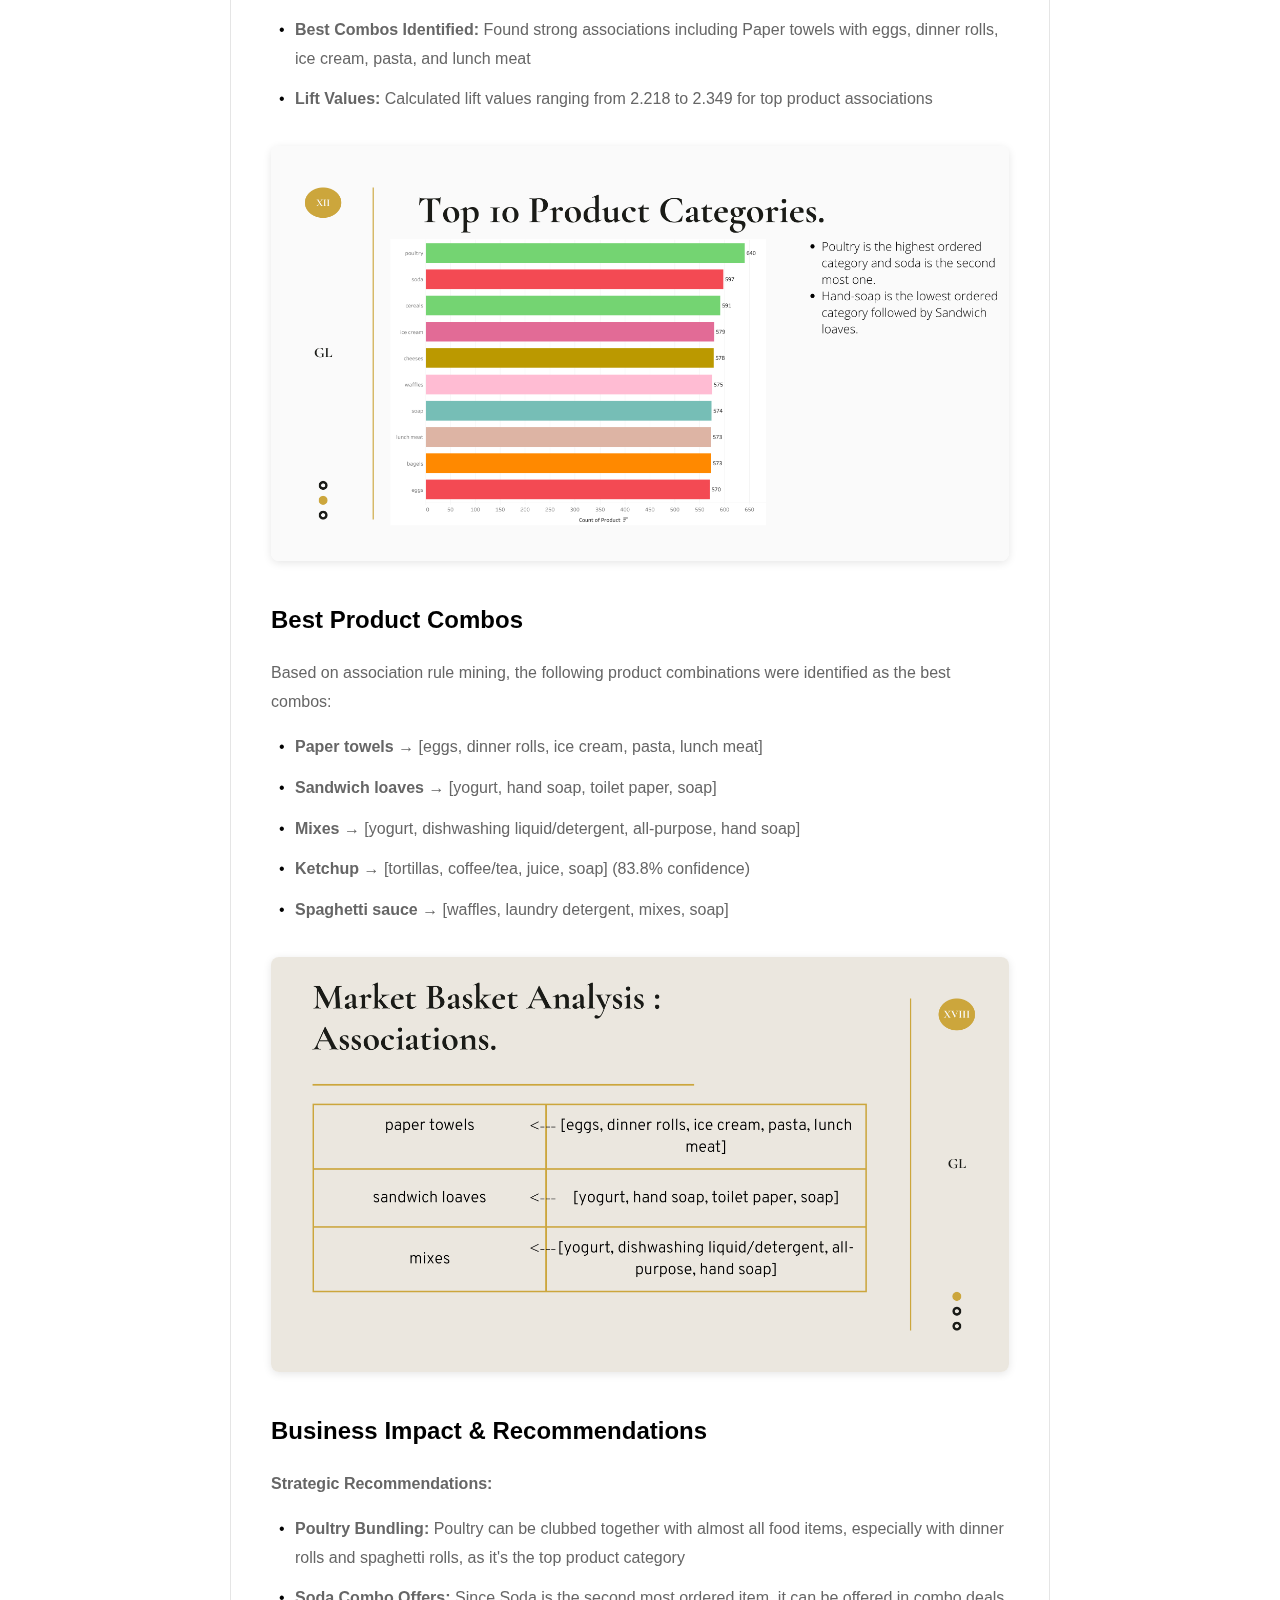
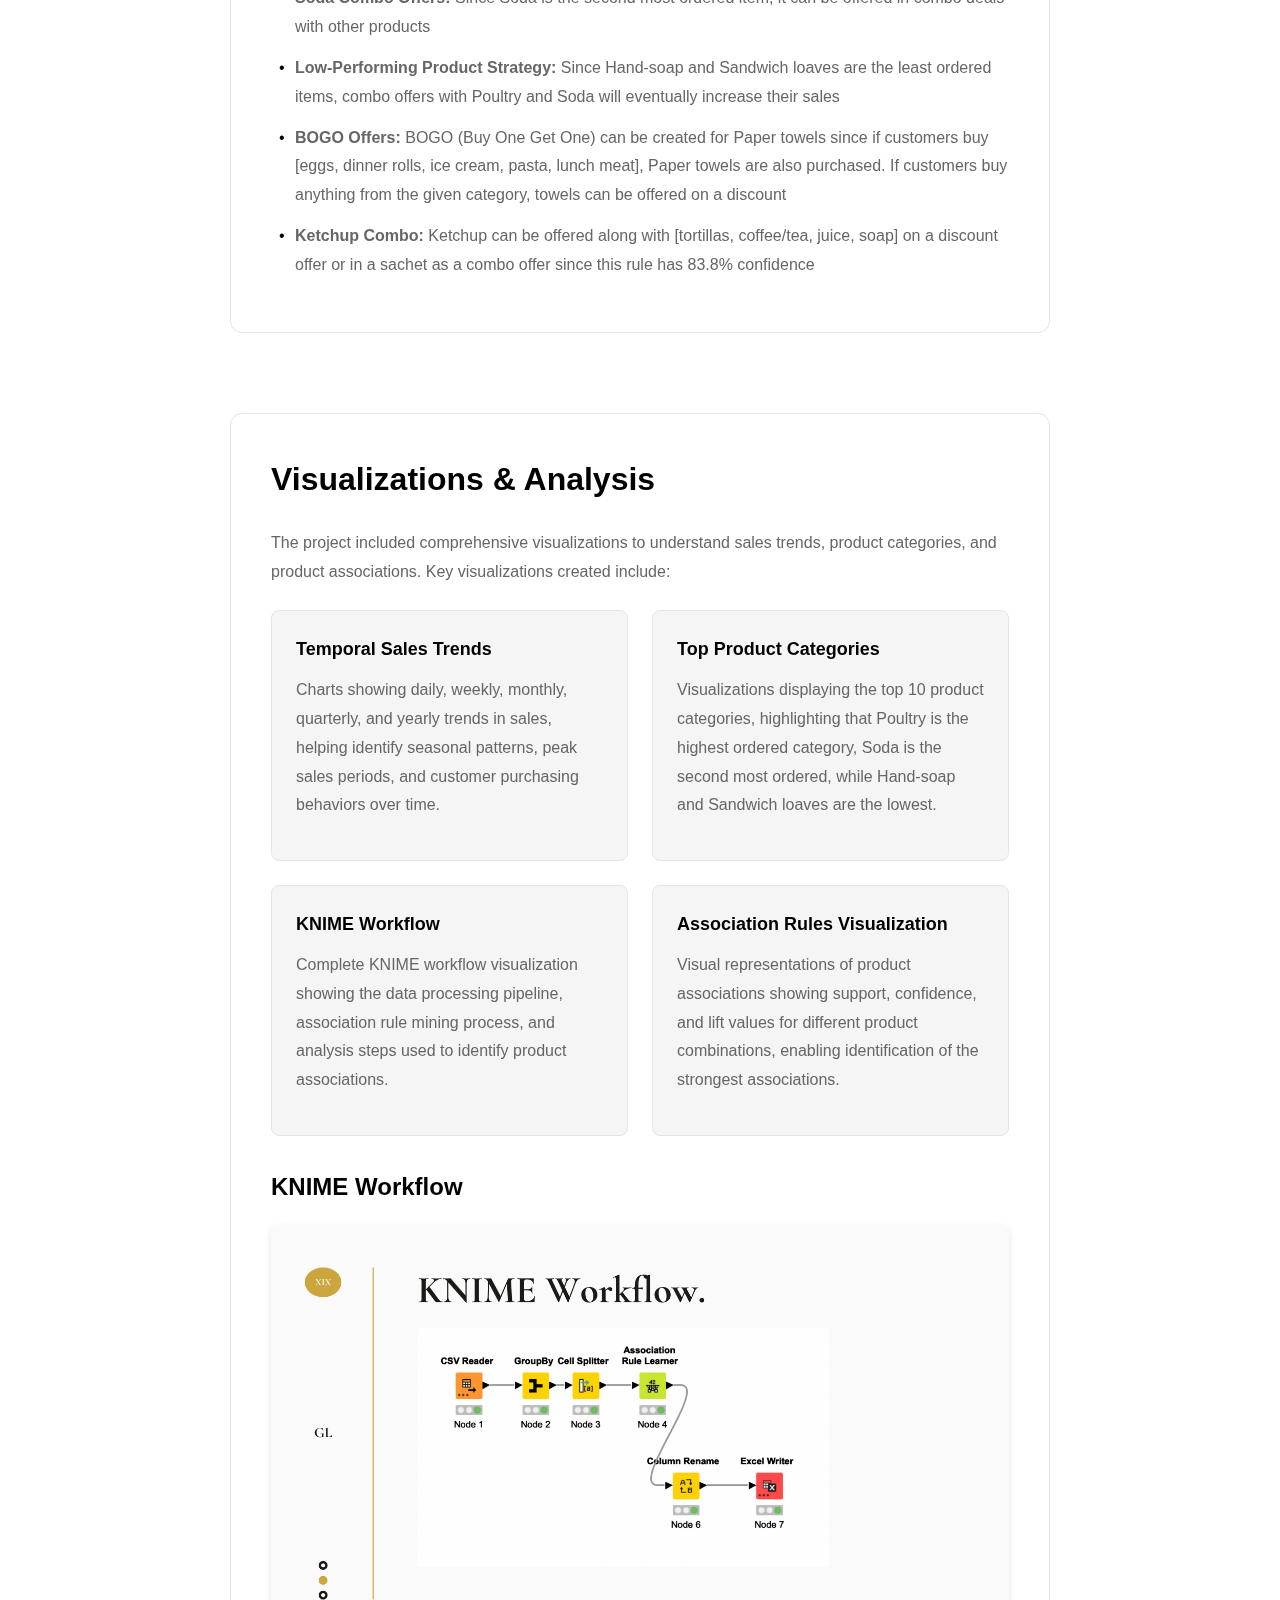
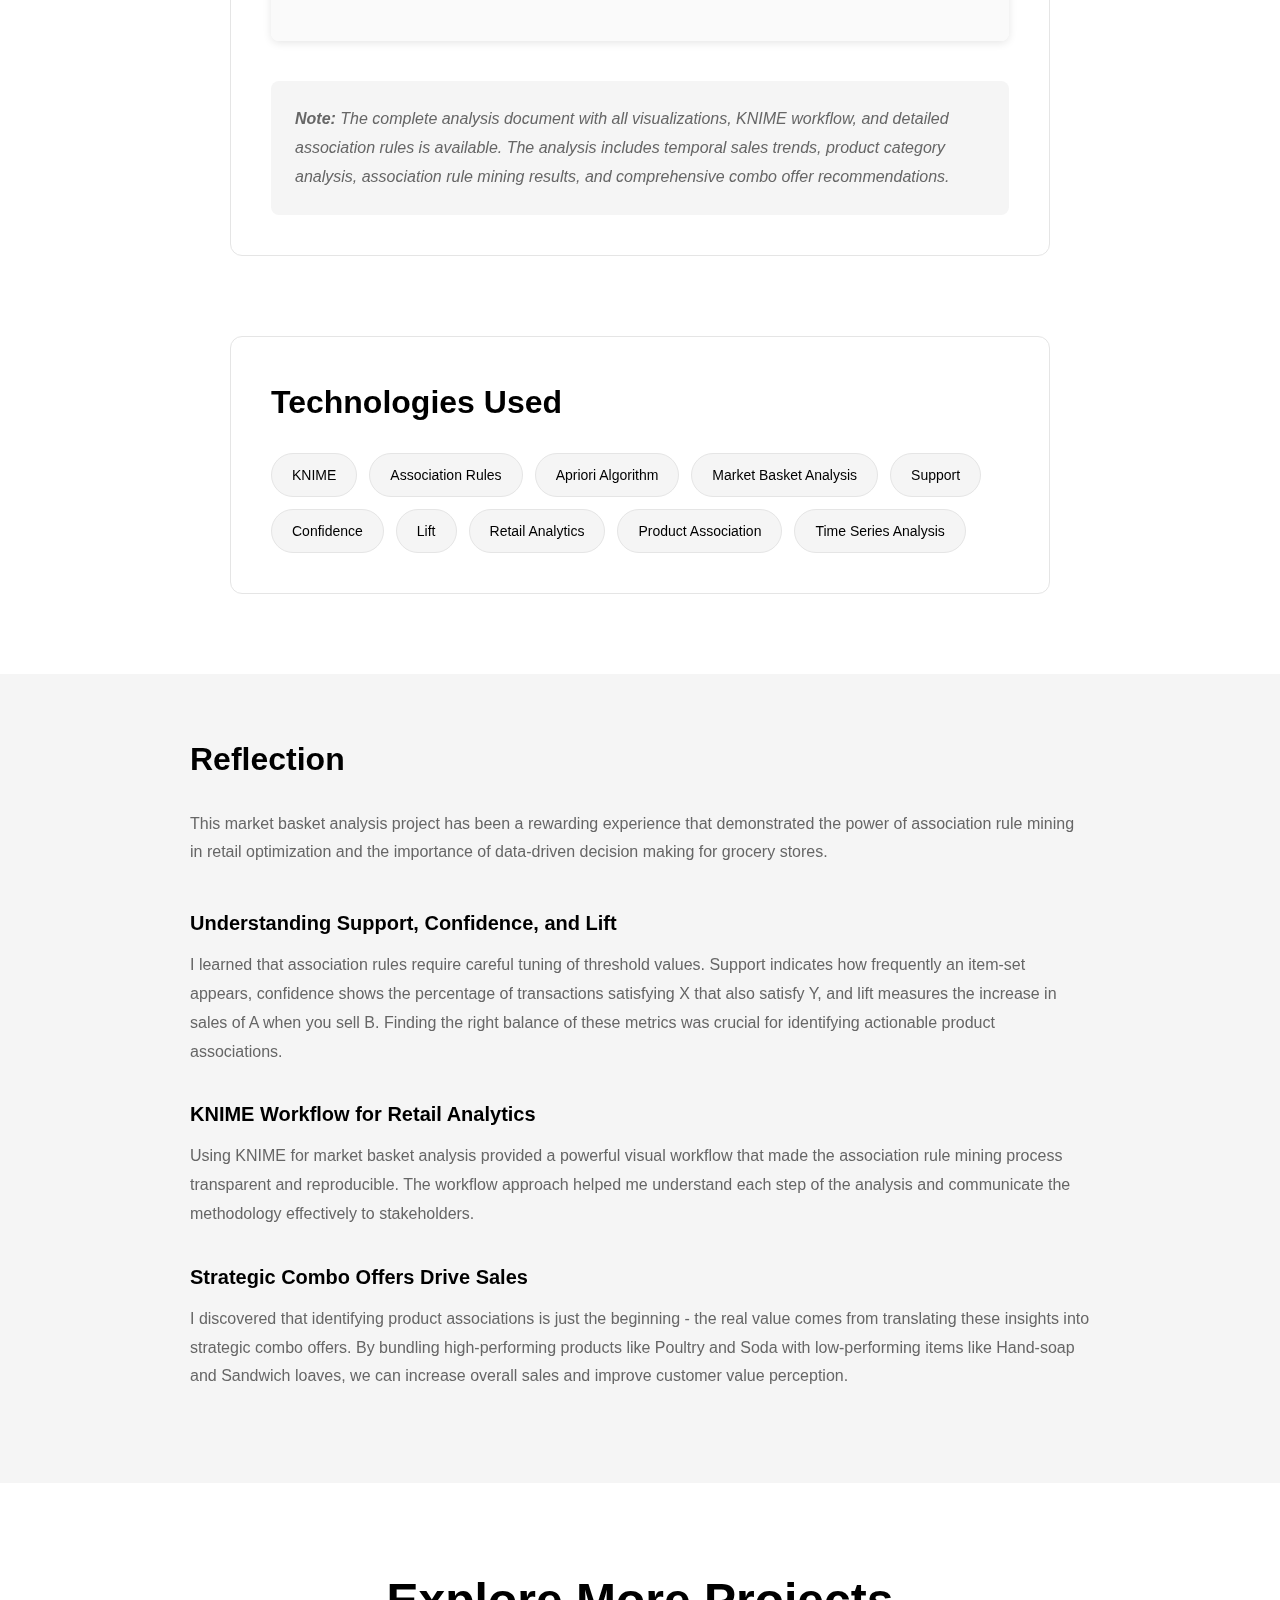
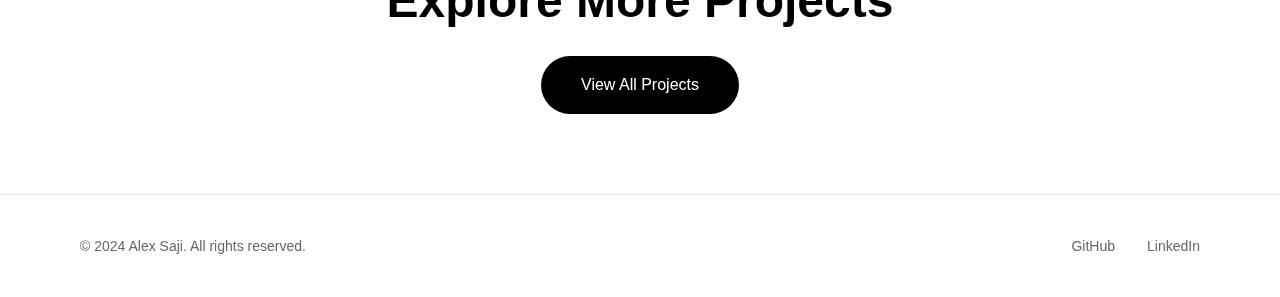
<file: project-market-basket.html>
<!DOCTYPE html>
<html lang="en">
<head>
    <meta charset="UTF-8">
    <meta name="viewport" content="width=device-width, initial-scale=1.0">
    
    <!-- Security Headers -->
    <meta http-equiv="Content-Security-Policy" content="default-src 'self'; script-src 'self' 'unsafe-inline' https://va.vercel-scripts.com; style-src 'self' 'unsafe-inline' https://fonts.googleapis.com; font-src 'self' https://fonts.gstatic.com; img-src 'self' data: https:; connect-src 'self' https://vitals.vercel-insights.com; object-src 'none'; base-uri 'self'; form-action 'self';">
    <meta http-equiv="X-Frame-Options" content="DENY">
    <meta http-equiv="X-Content-Type-Options" content="nosniff">
    <meta http-equiv="Referrer-Policy" content="strict-origin-when-cross-origin">
    <meta http-equiv="Permissions-Policy" content="geolocation=(), microphone=(), camera=()">
    <!-- Primary Meta Tags -->
    <title>Market Basket Analysis for Coffee Chain | Consumer Insights Case Study | Alex Saji</title>
    <meta name="title" content="Market Basket Analysis for Coffee Chain | Consumer Insights Case Study">
    <meta name="description" content="Market Basket Analysis case study - Analyzed customer purchase patterns using Apriori algorithm to identify product associations and optimize revenue through combo meals and strategic product placement for a coffee chain.">
    <meta name="keywords" content="Market Basket Analysis, Apriori Algorithm, Consumer Insights, Association Rules, Product Recommendations, Coffee Chain, Retail Analytics, Data Mining, KNIME, Alex Saji">
    <meta name="author" content="Alex Saji">
    <meta name="robots" content="index, follow">
    <link rel="canonical" href="https://alexsaji.vercel.app/project-market-basket.html">
    
    <!-- Open Graph / Facebook -->
    <meta property="og:type" content="article">
    <meta property="og:url" content="https://alexsaji.vercel.app/project-market-basket.html">
    <meta property="og:title" content="Market Basket Analysis for Coffee Chain | Consumer Insights Case Study">
    <meta property="og:description" content="Analyzed customer purchase patterns to identify product associations and optimize revenue through strategic recommendations.">
    <meta property="og:image" content="https://alexsaji.vercel.app/images/alex-saji.jpg">
    
    <!-- Twitter -->
    <meta name="twitter:card" content="summary_large_image">
    <meta name="twitter:url" content="https://alexsaji.vercel.app/project-market-basket.html">
    <meta name="twitter:title" content="Market Basket Analysis for Coffee Chain | Consumer Insights Case Study">
    <meta name="twitter:description" content="Analyzed customer purchase patterns to identify product associations and optimize revenue.">
    <meta name="twitter:image" content="https://alexsaji.vercel.app/images/alex-saji.jpg">
    
    <link rel="stylesheet" href="styles.css">
    <link rel="preconnect" href="https://fonts.googleapis.com">
    <link rel="preconnect" href="https://fonts.gstatic.com" crossorigin>
    <link href="https://fonts.googleapis.com/css2?family=Inter:wght@400;500;600;700&display=swap" rel="stylesheet">
</head>
<body data-category="consumer">
    <!-- Navigation - Floating Island -->
    <nav class="navbar-island">
        <div class="nav-island-content">
            <a href="index.html" class="logo">
                <img src="images/alex-saji.jpg" alt="Alex Saji - Market Research Analyst & Data Scientist" class="logo-image">
            </a>
            <div class="nav-right">
                <div class="nav-links">
                    <a href="index.html">Home</a>
                    <a href="about.html">About</a>
                    <a href="index.html#contact" class="contact-btn">Contact</a>
                </div>
                <button type="button" class="theme-toggle" aria-label="Toggle dark mode" id="themeToggle">
                    <svg class="theme-icon sun-icon" width="18" height="18" viewBox="0 0 24 24" fill="none" stroke="currentColor" stroke-width="2" stroke-linecap="round" stroke-linejoin="round">
                        <circle cx="12" cy="12" r="5"></circle>
                        <line x1="12" y1="1" x2="12" y2="3"></line>
                        <line x1="12" y1="21" x2="12" y2="23"></line>
                        <line x1="4.22" y1="4.22" x2="5.64" y2="5.64"></line>
                        <line x1="18.36" y1="18.36" x2="19.78" y2="19.78"></line>
                        <line x1="1" y1="12" x2="3" y2="12"></line>
                        <line x1="21" y1="12" x2="23" y2="12"></line>
                        <line x1="4.22" y1="19.78" x2="5.64" y2="18.36"></line>
                        <line x1="18.36" y1="5.64" x2="19.78" y2="4.22"></line>
                    </svg>
                    <svg class="theme-icon moon-icon" width="18" height="18" viewBox="0 0 24 24" fill="none" stroke="currentColor" stroke-width="2" stroke-linecap="round" stroke-linejoin="round">
                        <path d="M21 12.79A9 9 0 1 1 11.21 3 7 7 0 0 0 21 12.79z"></path>
                    </svg>
                </button>
            <button class="menu-toggle" aria-label="Toggle menu">
                <span></span>
                <span></span>
                <span></span>
            </button>
            </div>
        </div>
    </nav>

    <section class="project-header">
        <div class="container">
            <a href="index.html#projects" class="back-link">← Back to Projects</a>

            <div class="project-header-tags">
                <span class="tag category-badge" data-category="consumer">Consumer Insights</span>
                <span class="tag">KNIME</span>
                <span class="tag">Association Rules</span>
            </div>

            <h1 class="project-page-title">Market Basket Analysis for Grocery Store</h1>
            <p class="project-category">Marketing Analytics</p>
            <p class="project-tagline">A comprehensive analysis of grocery store transactional data to identify the most popular product combos and suggest lucrative combo offers using association rule mining.</p>

            <a href="https://github.com/alxsaji/portfolio" target="_blank" rel="noopener noreferrer" class="btn-primary">
                <svg width="20" height="20" viewBox="0 0 20 20" fill="currentColor">
                    <path d="M12 0c-6.626 0-12 5.373-12 12 0 5.302 3.438 9.8 8.207 11.387.599.111.793-.261.793-.577v-2.234c-3.338.726-4.033-1.416-4.033-1.416-.546-1.387-1.333-1.756-1.333-1.756-1.089-.745.083-.729.083-.729 1.205.084 1.839 1.237 1.839 1.237 1.07 1.834 2.807 1.304 3.492.997.107-.775.418-1.305.762-1.604-2.665-.305-5.467-1.334-5.467-5.931 0-1.311.469-2.381 1.236-3.221-.124-.303-.535-1.524.117-3.176 0 0 1.008-.322 3.301 1.23.957-.266 1.983-.399 3.003-.404 1.02.005 2.047.138 3.006.404 2.291-1.552 3.297-1.23 3.297-1.23.653 1.653.242 2.874.118 3.176.77.84 1.235 1.911 1.235 3.221 0 4.609-2.807 5.624-5.479 5.921.43.372.823 1.102.823 2.222v3.293c0 .319.192.694.801.576 4.765-1.589 8.199-6.086 8.199-11.386 0-6.627-5.373-12-12-12z"/>
                </svg>
                View Portfolio
            </a>
        </div>
    </section>

    <section>
        <div class="container">
            <div class="project-hero-image">
                <div class="project-icon">
                    <span class="icon-letter">M</span>
                    <p class="icon-category">Marketing Analytics</p>
                </div>
            </div>
        </div>
    </section>

    <!-- Project Metadata -->
    <section class="project-section">
        <div class="container">
            <div class="project-metadata">
                <div class="metadata-item">
                    <div class="metadata-label">Role</div>
                    <div class="metadata-value">Data Analyst</div>
                </div>
                <div class="metadata-item">
                    <div class="metadata-label">Team</div>
                    <div class="metadata-value-list">
                        <span>Retail Manager</span>
                        <span>Store Operations</span>
                    </div>
                </div>
                <div class="metadata-item">
                    <div class="metadata-label">Tools</div>
                    <div class="metadata-value-list">
                        <span>KNIME</span>
                        <span>Association Rules</span>
                        <span>Apriori Algorithm</span>
                    </div>
                </div>
                <div class="metadata-item">
                    <div class="metadata-label">Timeline</div>
                    <div class="metadata-value">1 month</div>
                </div>
            </div>
        </div>
    </section>

    <section class="project-section">
        <div class="container">
            <div class="content-box">
                <h2 class="section-header">Context</h2>
                <p>A Grocery Store shared their transactional data with the objective of identifying <span class="highlight-text">the most popular combos</span> that can be suggested to the grocery store chain after a thorough analysis of the most commonly occurring sets of items in customer orders. The store didn't have any combo offers and needed data-driven recommendations for the best combos and offers.</p>
                <p>The challenge was to analyze <span class="highlight-text">transactional data</span> and uncover <span class="highlight-text">product associations</span> using association rule mining techniques to suggest strategic product bundles that could increase sales and customer satisfaction.</p>
                
                <h3 class="section-subheader" style="margin-top: 32px;">Dataset Overview</h3>
                <p>The dataset contains <span class="highlight-text">20,641 entries</span> and <span class="highlight-text">3 variables</span>:</p>
                <ul>
                    <li><strong>Order item:</strong> Product category purchased</li>
                    <li><strong>Product:</strong> Specific product name</li>
                    <li><strong>Date:</strong> Transaction date</li>
                </ul>
                <p>The dataset includes <span class="highlight-text">2 object variables</span> and <span class="highlight-text">1 continuous variable</span> (Date field). There are <span class="highlight-text">37 unique product categories</span> present in the dataset, with <span class="highlight-text">Poultry</span> being the top product category and <span class="highlight-text">Soda</span> being the second most ordered category.</p>
            </div>
        </div>
    </section>

    <section class="project-section">
        <div class="container">
            <div class="content-box">
                <h2 class="section-header">Problem</h2>
                <p>A Grocery Store has transactional data but <span class="highlight-text">no existing combo offers</span> and needs to identify <span class="highlight-text">the most popular product combinations</span> that customers purchase together. The store requires data-driven recommendations to create effective combo offers that can increase sales and improve customer experience.</p>
                <h3 class="section-subheader">Key Challenges</h3>
                <p class="phase-question">"How can we identify the most commonly occurring sets of items in customer orders to suggest the best combos and offers for the grocery store chain?"</p>
                <p>The grocery store faced several key challenges:</p>
                <ul>
                    <li>No existing combo offers or product bundling strategies</li>
                    <li>Lack of understanding of which products are frequently purchased together</li>
                    <li>Need to identify strong product associations from transactional data</li>
                    <li>Requirement to suggest lucrative combo offers based on data analysis</li>
                    <li>Opportunity to increase sales of low-performing products through strategic bundling</li>
                </ul>
            </div>
        </div>
    </section>

    <section class="project-section">
        <div class="container">
            <div class="content-box">
                <h2 class="section-header">Project Goal</h2>
                <p>Identify <span class="highlight-text">the most popular product combos</span> through thorough analysis of the most commonly occurring sets of items in customer orders, and suggest <span class="highlight-text">the best combos and offers</span> to the grocery store chain that can drive sales and improve customer satisfaction.</p>
            </div>
        </div>
    </section>

    <section class="project-section">
        <div class="container">
            <div class="content-box">
                <h2 class="section-header">Solution</h2>
                <p class="project-tagline" style="margin-bottom: 24px;">"Market Basket Analysis is a technique used by large retailers to uncover the association between items or to determine the strength of association between pairs of products purchased together."</p>
                <p>Conducted comprehensive market basket analysis using <span class="highlight-text">KNIME</span> to perform association rule mining on grocery store transactional data. The analysis identified strong product associations using measures of interestingness based on support, confidence, and lift metrics, enabling the store to create strategic combo offers.</p>
            </div>
        </div>
    </section>

    <section class="project-section">
        <div class="container">
            <div class="content-box">
                <h2 class="section-header">Core Features</h2>
                <div class="features-grid">
                    <div class="feature-item">
                        <h4>Association Rule Mining</h4>
                        <p>Identified strong rules discovered in transaction data using measures of interestingness based on support, confidence, and lift metrics to find the best combo offers.</p>
                    </div>
                    <div class="feature-item">
                        <h4>Temporal Sales Analysis</h4>
                        <p>Analyzed daily, weekly, monthly, quarterly, and yearly trends in sales to understand seasonal patterns and customer purchasing behavior.</p>
                    </div>
                    <div class="feature-item">
                        <h4>Product Category Analysis</h4>
                        <p>Identified top 10 product categories with Poultry being the highest ordered category and Soda being the second most ordered, while Hand-soap and Sandwich loaves were the lowest.</p>
                    </div>
                    <div class="feature-item">
                        <h4>Combo Offer Recommendations</h4>
                        <p>Suggested strategic product combinations and lucrative offers including BOGO (Buy One Get One) offers and discount combos based on strong association rules.</p>
                    </div>
                </div>
            </div>
        </div>
    </section>

    <section class="project-section">
        <div class="container">
            <div class="content-box">
                <h2 class="section-header">Approach</h2>
                <p>The project was developed using a systematic market basket analysis methodology, following best practices in association rule mining and retail analytics. The approach was divided into four key phases: Data Preparation, Association Rule Mining, Rule Evaluation, and Strategy Development.</p>
                
                <div class="methodology-phases">
                    <div class="phase-box">
                        <div class="phase-label">Phase 1</div>
                        <h3 class="phase-title">Data Collection & Preparation</h3>
                        <p class="phase-question">"What transactional data do we need, and how do we prepare it for market basket analysis?"</p>
                        <p class="phase-description">Collected grocery store transactional data containing 20,641 entries with 3 variables: Order item, Product, and Date. Performed data exploration to understand the structure, identified 37 unique product categories, and analyzed the distribution of products. Created a 5-point summary revealing that Poultry is the top product category. Prepared the data in the format required for association rule mining in KNIME.</p>
                    </div>
                    
                    <div class="phase-box">
                        <div class="phase-label">Phase 2</div>
                        <h3 class="phase-title">Exploratory Data Analysis</h3>
                        <p class="phase-question">"What patterns can we identify in sales trends and product categories?"</p>
                        <p class="phase-description">Conducted comprehensive exploratory data analysis including daily, weekly, monthly, quarterly, and yearly trends in sales. Analyzed the top 10 product categories, identifying that Poultry is the highest ordered category and Soda is the second most ordered. Found that Hand-soap and Sandwich loaves are the lowest ordered categories. Analyzed sales patterns across different time periods to understand customer purchasing behavior and seasonal trends.</p>
                        <div style="margin-top: 24px; display: grid; grid-template-columns: repeat(auto-fit, minmax(200px, 1fr)); gap: 16px;">
                            <img src="images/market-basket/daily-trends.png" alt="Daily Sales Trends" style="width: 100%; border-radius: 8px; box-shadow: 0 2px 8px rgba(0,0,0,0.1);">
                            <img src="images/market-basket/weekly-trends.png" alt="Weekly Sales Trends" style="width: 100%; border-radius: 8px; box-shadow: 0 2px 8px rgba(0,0,0,0.1);">
                            <img src="images/market-basket/monthly-trends.png" alt="Monthly Sales Trends" style="width: 100%; border-radius: 8px; box-shadow: 0 2px 8px rgba(0,0,0,0.1);">
                            <img src="images/market-basket/quarterly-trends.png" alt="Quarterly Sales Trends" style="width: 100%; border-radius: 8px; box-shadow: 0 2px 8px rgba(0,0,0,0.1);">
                            <img src="images/market-basket/yearly-trends.png" alt="Yearly Sales Trends" style="width: 100%; border-radius: 8px; box-shadow: 0 2px 8px rgba(0,0,0,0.1);">
                        </div>
                    </div>
                    
                    <div class="phase-box">
                        <div class="phase-label">Phase 3</div>
                        <h3 class="phase-title">Market Basket Analysis & Association Rules</h3>
                        <p class="phase-question">"How do we identify strong product associations using association rule mining?"</p>
                        <p class="phase-description">Performed market basket analysis using KNIME to uncover associations between items and determine the strength of association between pairs of products purchased together. Applied association rules with threshold values: Support (0.02 - minimum possibility of product being ordered), Maximum Set Length (10 - maximum number of products in a set of order), and Minimum Confidence (0.03 - minimum confidence that suggested product would be present in the basket while other products are picked up). Used measures of interestingness to identify strong rules in transaction data.</p>
                        <div style="margin-top: 24px;">
                            <img src="images/market-basket/market-basket-tools.png" alt="Market Basket Analysis Tools" style="width: 100%; max-width: 600px; border-radius: 8px; box-shadow: 0 2px 8px rgba(0,0,0,0.1);">
                        </div>
                    </div>
                    
                    <div class="phase-box">
                        <div class="phase-label">Phase 4</div>
                        <h3 class="phase-title">Association Identification & Combo Recommendations</h3>
                        <p class="phase-question">"What are the best product combos and offers we can suggest?"</p>
                        <p class="phase-description">Identified key product associations and best combos based on association rules. Found that Paper towels, eggs, dinner rolls, ice cream, pasta, and lunch meat can be a perfect combo. Identified other strong associations including Sandwich loaves with yogurt, hand soap, toilet paper, and soap. Developed recommendations for BOGO (Buy One Get One) offers and discount combos. Suggested strategies to increase sales of low-performing products by bundling them with high-performing products like Poultry and Soda.</p>
                    </div>
                </div>
            </div>
        </div>
    </section>

    <section class="project-section">
        <div class="container">
            <div class="content-box">
                <h2 class="section-header">Analysis Results</h2>
                <p>The market basket analysis successfully analyzed <span class="highlight-text">20,641 transactional entries</span> across <span class="highlight-text">37 unique product categories</span>, identifying strong product associations and recommending strategic combo offers for the grocery store.</p>
                
                <h3 class="section-subheader" style="margin-top: 32px;">Key Findings</h3>
                <ul>
                    <li><strong>Product Categories:</strong> Identified 37 unique product categories with Poultry being the top category and Soda being the second most ordered</li>
                    <li><strong>Sales Trends:</strong> Analyzed daily, weekly, monthly, quarterly, and yearly trends revealing sales patterns and seasonal behaviors</li>
                    <li><strong>Low-Performing Products:</strong> Hand-soap and Sandwich loaves were identified as the lowest ordered categories</li>
                    <li><strong>Association Rules:</strong> Applied association rule mining with Support (0.02), Maximum Set Length (10), and Minimum Confidence (0.03) thresholds</li>
                    <li><strong>Best Combos Identified:</strong> Found strong associations including Paper towels with eggs, dinner rolls, ice cream, pasta, and lunch meat</li>
                    <li><strong>Lift Values:</strong> Calculated lift values ranging from 2.218 to 2.349 for top product associations</li>
                </ul>
                
                <div style="margin-top: 32px;">
                    <img src="images/market-basket/top-categories.png" alt="Top 10 Product Categories" style="width: 100%; max-width: 800px; border-radius: 8px; box-shadow: 0 2px 8px rgba(0,0,0,0.1);">
                </div>
                
                <h3 class="section-subheader" style="margin-top: 32px;">Best Product Combos</h3>
                <p>Based on association rule mining, the following product combinations were identified as the best combos:</p>
                <ul>
                    <li><strong>Paper towels</strong> → [eggs, dinner rolls, ice cream, pasta, lunch meat]</li>
                    <li><strong>Sandwich loaves</strong> → [yogurt, hand soap, toilet paper, soap]</li>
                    <li><strong>Mixes</strong> → [yogurt, dishwashing liquid/detergent, all-purpose, hand soap]</li>
                    <li><strong>Ketchup</strong> → [tortillas, coffee/tea, juice, soap] (83.8% confidence)</li>
                    <li><strong>Spaghetti sauce</strong> → [waffles, laundry detergent, mixes, soap]</li>
                </ul>
                
                <div style="margin-top: 32px;">
                    <img src="images/market-basket/associations.png" alt="Product Associations Identified" style="width: 100%; max-width: 800px; border-radius: 8px; box-shadow: 0 2px 8px rgba(0,0,0,0.1);">
                </div>
                
                <h3 class="section-subheader" style="margin-top: 32px;">Business Impact & Recommendations</h3>
                <p><strong>Strategic Recommendations:</strong></p>
                <ul>
                    <li><strong>Poultry Bundling:</strong> Poultry can be clubbed together with almost all food items, especially with dinner rolls and spaghetti rolls, as it's the top product category</li>
                    <li><strong>Soda Combo Offers:</strong> Since Soda is the second most ordered item, it can be offered in combo deals with other products</li>
                    <li><strong>Low-Performing Product Strategy:</strong> Since Hand-soap and Sandwich loaves are the least ordered items, combo offers with Poultry and Soda will eventually increase their sales</li>
                    <li><strong>BOGO Offers:</strong> BOGO (Buy One Get One) can be created for Paper towels since if customers buy [eggs, dinner rolls, ice cream, pasta, lunch meat], Paper towels are also purchased. If customers buy anything from the given category, towels can be offered on a discount</li>
                    <li><strong>Ketchup Combo:</strong> Ketchup can be offered along with [tortillas, coffee/tea, juice, soap] on a discount offer or in a sachet as a combo offer since this rule has 83.8% confidence</li>
                </ul>
            </div>
        </div>
    </section>
    
    <section class="project-section">
        <div class="container">
            <div class="content-box">
                <h2 class="section-header">Visualizations & Analysis</h2>
                <p>The project included comprehensive visualizations to understand sales trends, product categories, and product associations. Key visualizations created include:</p>
                
                <div class="features-grid" style="margin-top: 24px;">
                    <div class="feature-item">
                        <h4>Temporal Sales Trends</h4>
                        <p>Charts showing daily, weekly, monthly, quarterly, and yearly trends in sales, helping identify seasonal patterns, peak sales periods, and customer purchasing behaviors over time.</p>
                    </div>
                    <div class="feature-item">
                        <h4>Top Product Categories</h4>
                        <p>Visualizations displaying the top 10 product categories, highlighting that Poultry is the highest ordered category, Soda is the second most ordered, while Hand-soap and Sandwich loaves are the lowest.</p>
                    </div>
                    <div class="feature-item">
                        <h4>KNIME Workflow</h4>
                        <p>Complete KNIME workflow visualization showing the data processing pipeline, association rule mining process, and analysis steps used to identify product associations.</p>
                    </div>
                    <div class="feature-item">
                        <h4>Association Rules Visualization</h4>
                        <p>Visual representations of product associations showing support, confidence, and lift values for different product combinations, enabling identification of the strongest associations.</p>
                    </div>
                </div>
                
                <div style="margin-top: 32px;">
                    <h3 class="section-subheader">KNIME Workflow</h3>
                    <img src="images/market-basket/knime-workflow.png" alt="KNIME Workflow for Market Basket Analysis" style="width: 100%; border-radius: 8px; box-shadow: 0 2px 8px rgba(0,0,0,0.1);">
                </div>
                
                <div style="margin-top: 32px; padding: 24px; background-color: var(--bg-light); border-radius: 8px;">
                    <p style="margin: 0; font-style: italic; color: var(--text-secondary);">
                        <strong>Note:</strong> The complete analysis document with all visualizations, KNIME workflow, and detailed association rules is available. The analysis includes temporal sales trends, product category analysis, association rule mining results, and comprehensive combo offer recommendations.
                    </p>
                </div>
            </div>
        </div>
    </section>

    <section class="project-section">
        <div class="container">
            <div class="content-box">
                <h2 class="section-header">Technologies Used</h2>
                <div class="tech-tags">
                    <span class="tech-tag">KNIME</span>
                    <span class="tech-tag">Association Rules</span>
                    <span class="tech-tag">Apriori Algorithm</span>
                    <span class="tech-tag">Market Basket Analysis</span>
                    <span class="tech-tag">Support</span>
                    <span class="tech-tag">Confidence</span>
                    <span class="tech-tag">Lift</span>
                    <span class="tech-tag">Retail Analytics</span>
                    <span class="tech-tag">Product Association</span>
                    <span class="tech-tag">Time Series Analysis</span>
                </div>
            </div>
        </div>
    </section>

    <section class="reflection-section">
        <div class="container">
            <div class="reflection-content">
                <h2 class="section-header">Reflection</h2>
                <p style="font-size: 16px; line-height: 1.8; color: var(--text-secondary); margin-bottom: 40px;">This market basket analysis project has been a rewarding experience that demonstrated the power of association rule mining in retail optimization and the importance of data-driven decision making for grocery stores.</p>
                
                <div class="reflection-item">
                    <h4>Understanding Support, Confidence, and Lift</h4>
                    <p>I learned that association rules require careful tuning of threshold values. Support indicates how frequently an item-set appears, confidence shows the percentage of transactions satisfying X that also satisfy Y, and lift measures the increase in sales of A when you sell B. Finding the right balance of these metrics was crucial for identifying actionable product associations.</p>
                </div>
                
                <div class="reflection-item">
                    <h4>KNIME Workflow for Retail Analytics</h4>
                    <p>Using KNIME for market basket analysis provided a powerful visual workflow that made the association rule mining process transparent and reproducible. The workflow approach helped me understand each step of the analysis and communicate the methodology effectively to stakeholders.</p>
                </div>
                
                <div class="reflection-item">
                    <h4>Strategic Combo Offers Drive Sales</h4>
                    <p>I discovered that identifying product associations is just the beginning - the real value comes from translating these insights into strategic combo offers. By bundling high-performing products like Poultry and Soda with low-performing items like Hand-soap and Sandwich loaves, we can increase overall sales and improve customer value perception.</p>
                </div>
            </div>
        </div>
    </section>

    <section class="cta-section">
        <div class="container">
            <h2 class="section-title">Explore More Projects</h2>
            <a href="index.html#projects" class="btn-view-all">View All Projects</a>
        </div>
    </section>

    <footer class="footer">
        <div class="container">
            <p>© 2024 Alex Saji. All rights reserved.</p>
            <div class="footer-links">
                <a href="https://github.com/alxsaji/portfolio" target="_blank" rel="noopener noreferrer">GitHub</a>
                <a href="https://linkedin.com/in/alexsaji" target="_blank" rel="noopener noreferrer">LinkedIn</a>
            </div>
        </div>
    </footer>

    <script src="script.js"></script>
</body>
</html>
</file>
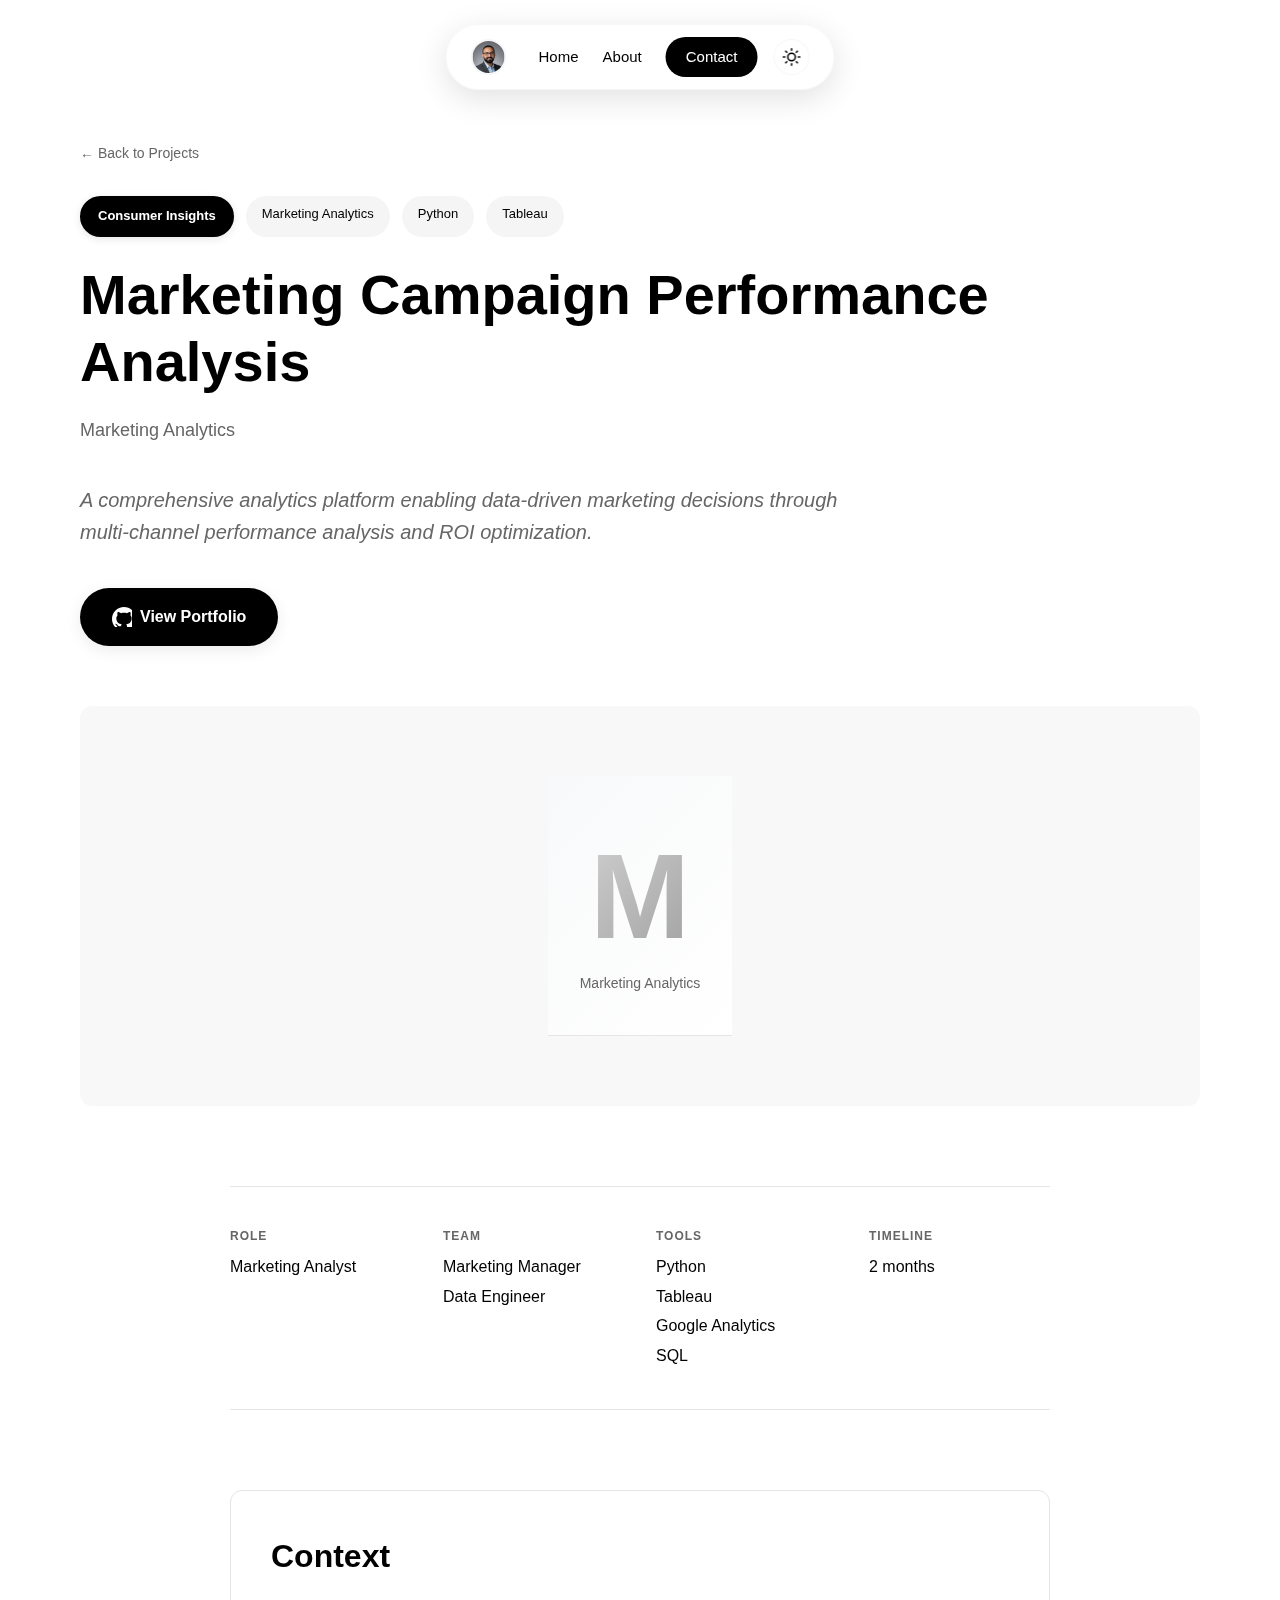
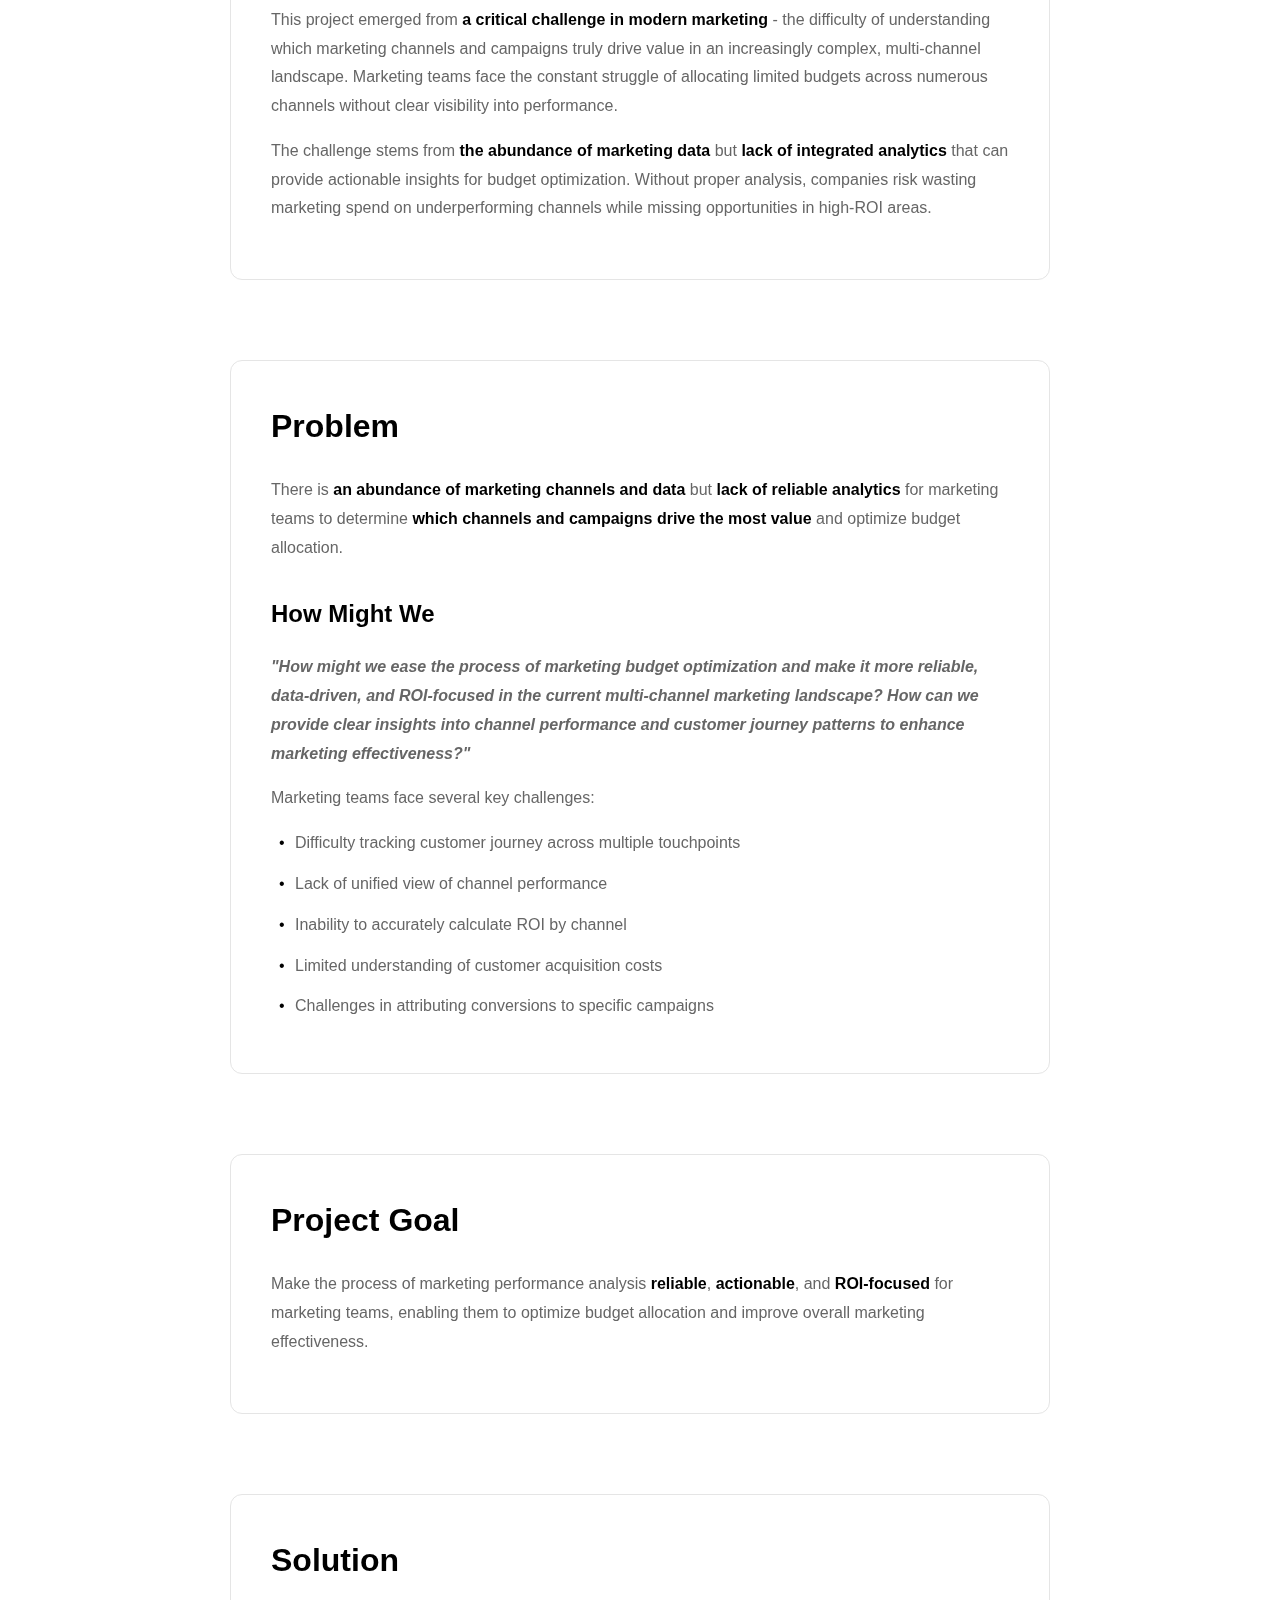
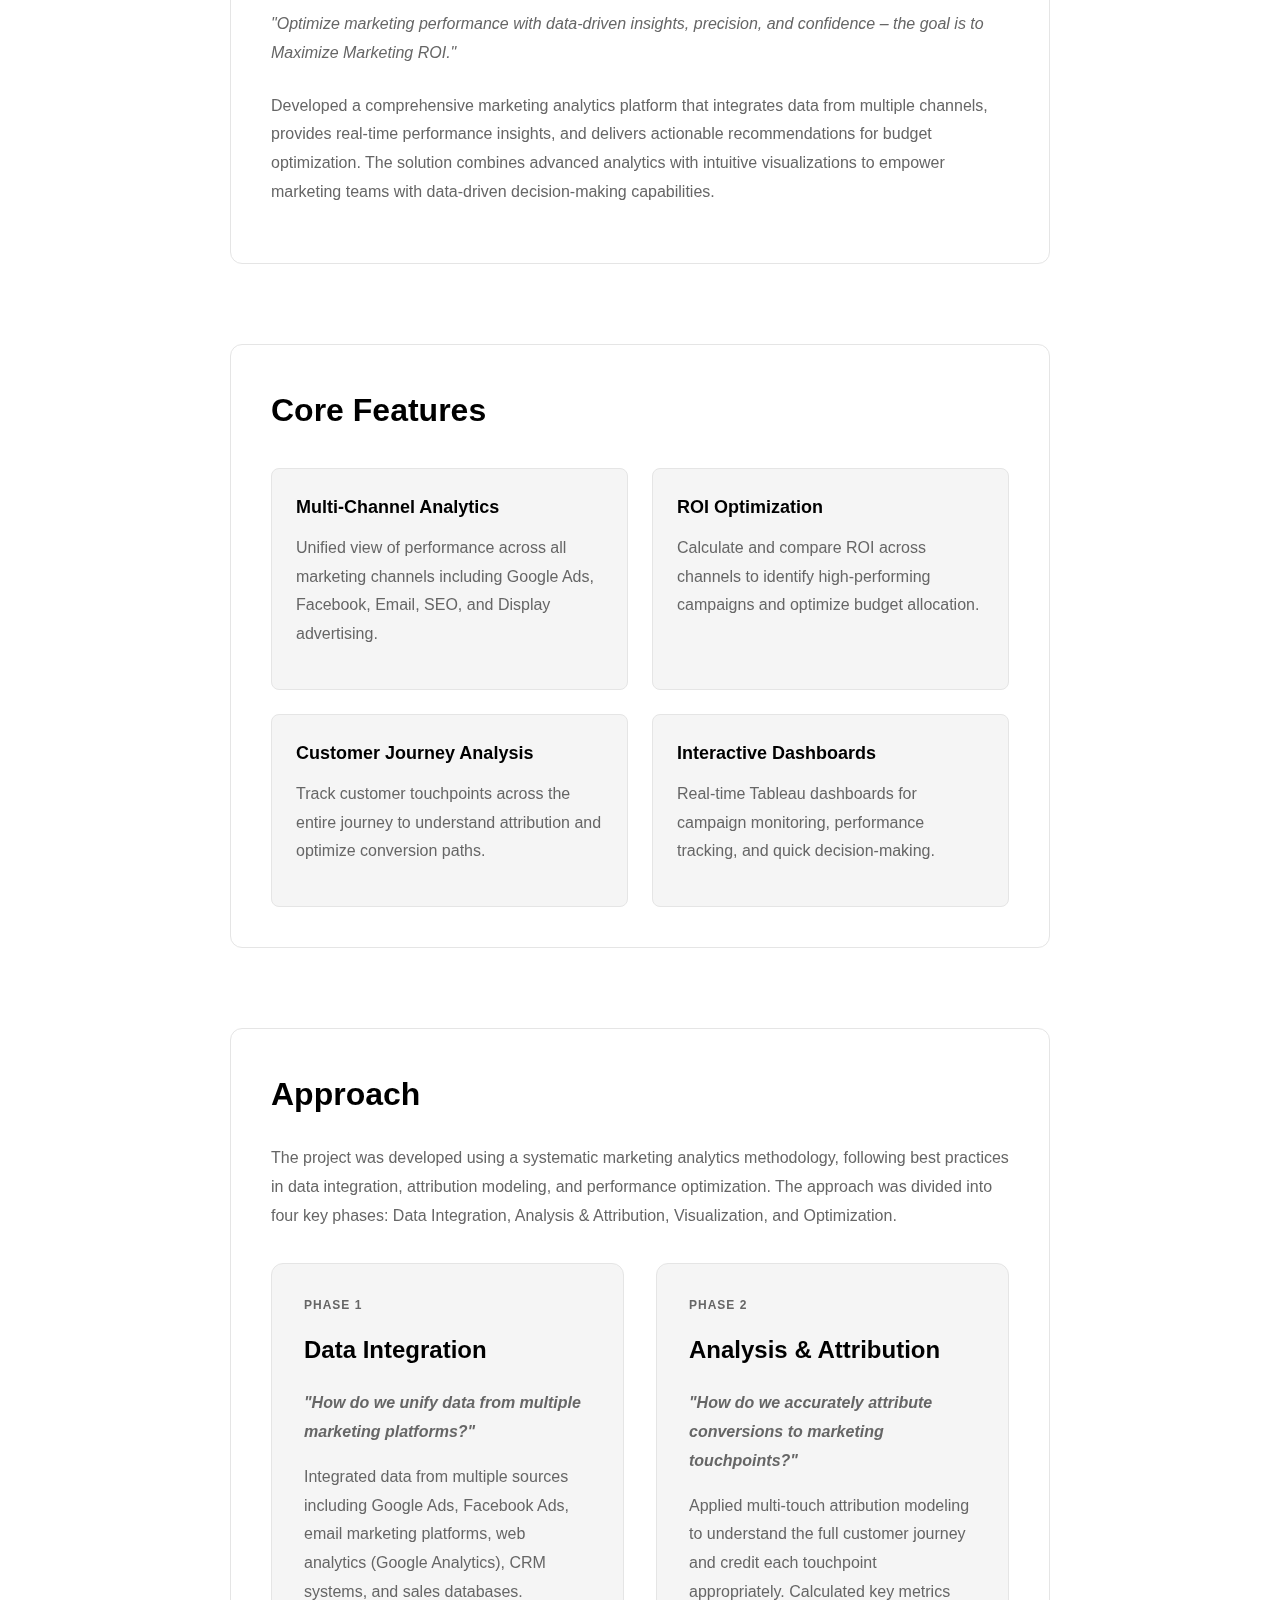
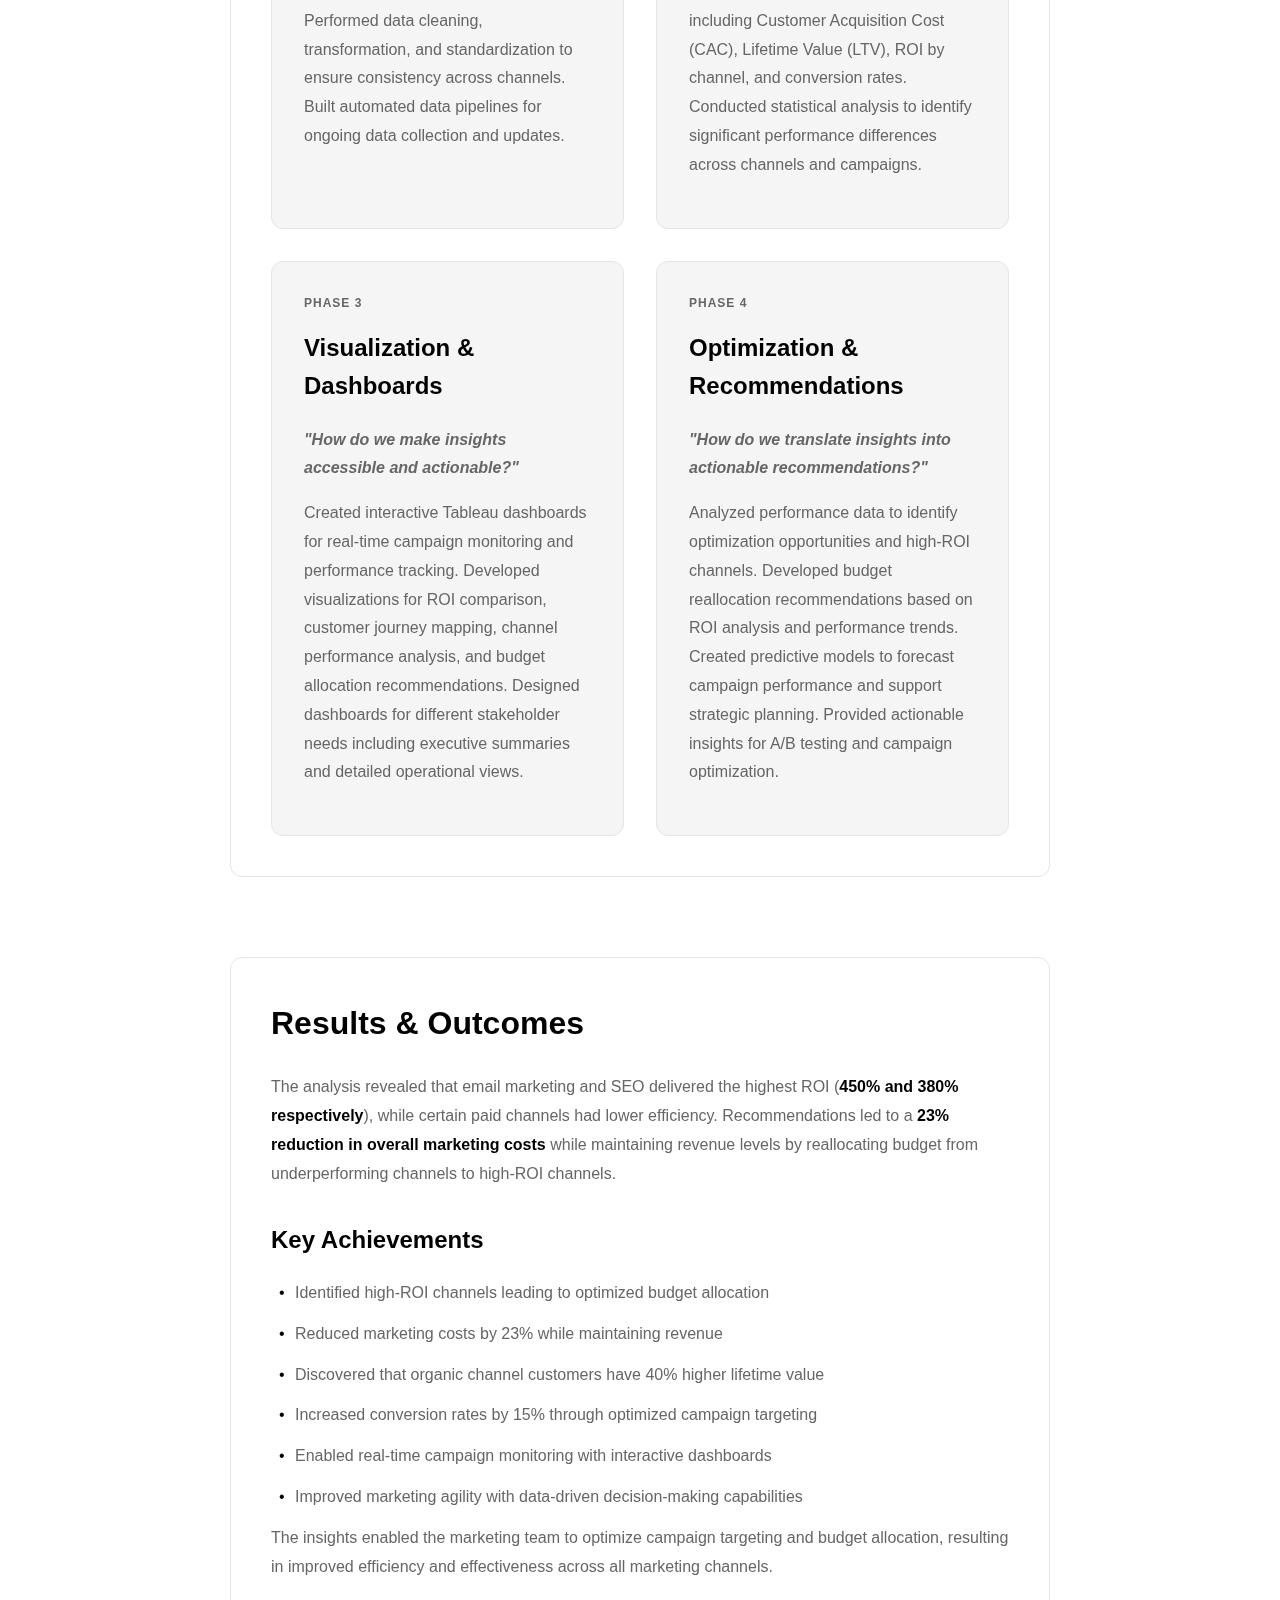
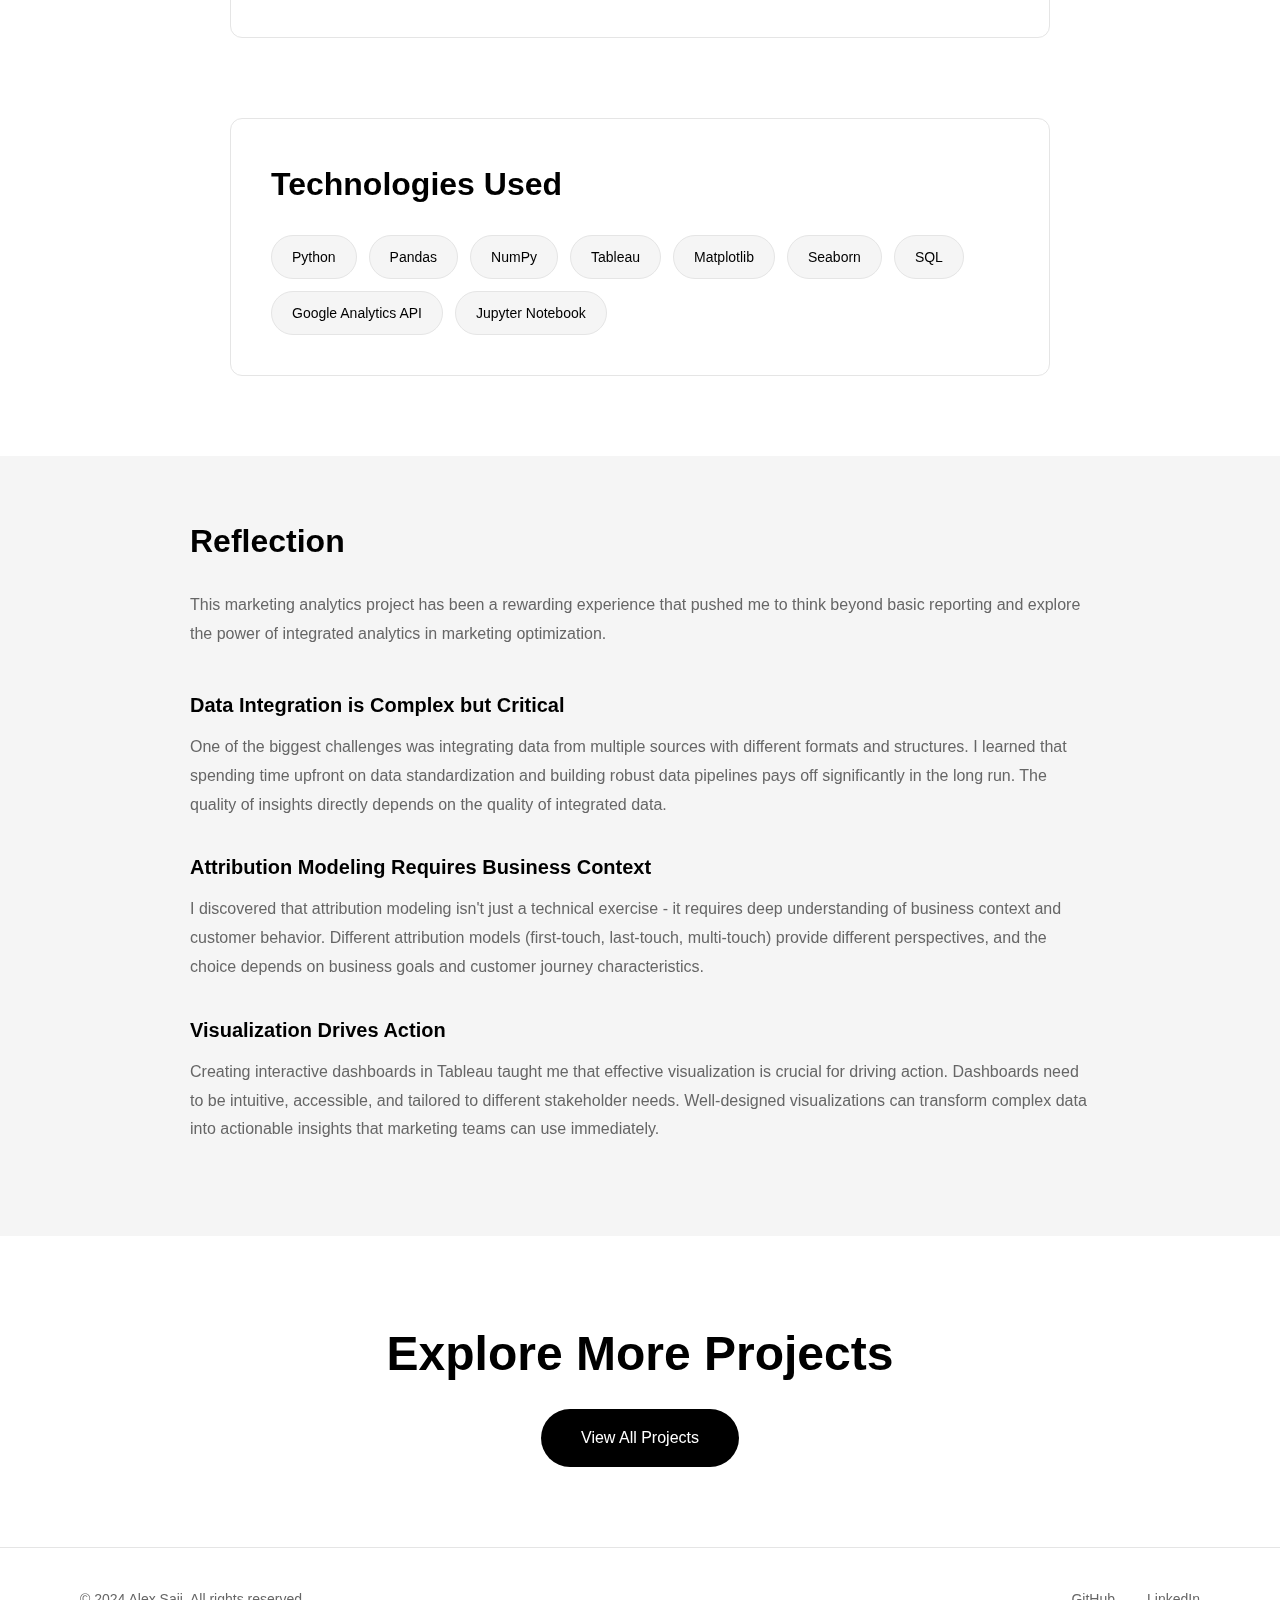
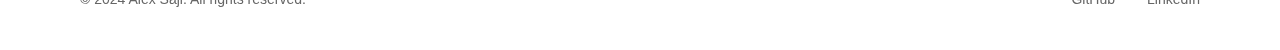
<file: project-marketing.html>
<!DOCTYPE html>
<html lang="en">
<head>
    <meta charset="UTF-8">
    <meta name="viewport" content="width=device-width, initial-scale=1.0">
    <meta name="description" content="Marketing Campaign Performance Analysis - Marketing Case Study">
    <!-- Security Headers -->
    <meta http-equiv="Content-Security-Policy" content="default-src 'self'; script-src 'self' 'unsafe-inline' https://va.vercel-scripts.com; style-src 'self' 'unsafe-inline' https://fonts.googleapis.com; font-src 'self' https://fonts.gstatic.com; img-src 'self' data: https:; connect-src 'self' https://vitals.vercel-insights.com; object-src 'none'; base-uri 'self'; form-action 'self';">
    <meta http-equiv="X-Frame-Options" content="DENY">
    <meta http-equiv="X-Content-Type-Options" content="nosniff">
    <meta http-equiv="Referrer-Policy" content="strict-origin-when-cross-origin">
    <meta http-equiv="Permissions-Policy" content="geolocation=(), microphone=(), camera=()">
    <title>Marketing Campaign Performance Analysis | Alex Saji</title>
    <link rel="stylesheet" href="styles.css">
    <link rel="preconnect" href="https://fonts.googleapis.com">
    <link rel="preconnect" href="https://fonts.gstatic.com" crossorigin>
    <link href="https://fonts.googleapis.com/css2?family=Inter:wght@400;500;600;700&display=swap" rel="stylesheet">
</head>
<body data-category="consumer">
    <!-- Navigation - Floating Island -->
    <nav class="navbar-island">
        <div class="nav-island-content">
            <a href="index.html" class="logo">
                <img src="images/alex-saji.jpg" alt="Alex Saji" class="logo-image">
            </a>
            <div class="nav-right">
                <div class="nav-links">
                    <a href="index.html">Home</a>
                    <a href="about.html">About</a>
                    <a href="index.html#contact" class="contact-btn">Contact</a>
                </div>
                <button type="button" class="theme-toggle" aria-label="Toggle dark mode" id="themeToggle">
                    <svg class="theme-icon sun-icon" width="18" height="18" viewBox="0 0 24 24" fill="none" stroke="currentColor" stroke-width="2" stroke-linecap="round" stroke-linejoin="round">
                        <circle cx="12" cy="12" r="5"></circle>
                        <line x1="12" y1="1" x2="12" y2="3"></line>
                        <line x1="12" y1="21" x2="12" y2="23"></line>
                        <line x1="4.22" y1="4.22" x2="5.64" y2="5.64"></line>
                        <line x1="18.36" y1="18.36" x2="19.78" y2="19.78"></line>
                        <line x1="1" y1="12" x2="3" y2="12"></line>
                        <line x1="21" y1="12" x2="23" y2="12"></line>
                        <line x1="4.22" y1="19.78" x2="5.64" y2="18.36"></line>
                        <line x1="18.36" y1="5.64" x2="19.78" y2="4.22"></line>
                    </svg>
                    <svg class="theme-icon moon-icon" width="18" height="18" viewBox="0 0 24 24" fill="none" stroke="currentColor" stroke-width="2" stroke-linecap="round" stroke-linejoin="round">
                        <path d="M21 12.79A9 9 0 1 1 11.21 3 7 7 0 0 0 21 12.79z"></path>
                    </svg>
                </button>
                <button class="menu-toggle" aria-label="Toggle menu">
                    <span></span>
                    <span></span>
                    <span></span>
                </button>
            </div>
        </div>
    </nav>

    <section class="project-header">
        <div class="container">
            <a href="index.html#projects" class="back-link">← Back to Projects</a>

            <div class="project-header-tags">
                <span class="tag category-badge" data-category="consumer">Consumer Insights</span>
                <span class="tag">Marketing Analytics</span>
                <span class="tag">Python</span>
                <span class="tag">Tableau</span>
            </div>

            <h1 class="project-page-title">Marketing Campaign Performance Analysis</h1>
            <p class="project-category">Marketing Analytics</p>
            <p class="project-tagline">A comprehensive analytics platform enabling data-driven marketing decisions through multi-channel performance analysis and ROI optimization.</p>

            <a href="https://github.com/alxsaji/portfolio" target="_blank" rel="noopener noreferrer" class="btn-primary">
                <svg width="20" height="20" viewBox="0 0 20 20" fill="currentColor">
                    <path d="M12 0c-6.626 0-12 5.373-12 12 0 5.302 3.438 9.8 8.207 11.387.599.111.793-.261.793-.577v-2.234c-3.338.726-4.033-1.416-4.033-1.416-.546-1.387-1.333-1.756-1.333-1.756-1.089-.745.083-.729.083-.729 1.205.084 1.839 1.237 1.839 1.237 1.07 1.834 2.807 1.304 3.492.997.107-.775.418-1.305.762-1.604-2.665-.305-5.467-1.334-5.467-5.931 0-1.311.469-2.381 1.236-3.221-.124-.303-.535-1.524.117-3.176 0 0 1.008-.322 3.301 1.23.957-.266 1.983-.399 3.003-.404 1.02.005 2.047.138 3.006.404 2.291-1.552 3.297-1.23 3.297-1.23.653 1.653.242 2.874.118 3.176.77.84 1.235 1.911 1.235 3.221 0 4.609-2.807 5.624-5.479 5.921.43.372.823 1.102.823 2.222v3.293c0 .319.192.694.801.576 4.765-1.589 8.199-6.086 8.199-11.386 0-6.627-5.373-12-12-12z"/>
                </svg>
                View Portfolio
            </a>
        </div>
    </section>

    <section>
        <div class="container">
            <div class="project-hero-image">
                <div class="project-icon">
                    <span class="icon-letter">M</span>
                    <p class="icon-category">Marketing Analytics</p>
                </div>
            </div>
        </div>
    </section>

    <!-- Project Metadata -->
    <section class="project-section">
        <div class="container">
            <div class="project-metadata">
                <div class="metadata-item">
                    <div class="metadata-label">Role</div>
                    <div class="metadata-value">Marketing Analyst</div>
                </div>
                <div class="metadata-item">
                    <div class="metadata-label">Team</div>
                    <div class="metadata-value-list">
                        <span>Marketing Manager</span>
                        <span>Data Engineer</span>
                    </div>
                </div>
                <div class="metadata-item">
                    <div class="metadata-label">Tools</div>
                    <div class="metadata-value-list">
                        <span>Python</span>
                        <span>Tableau</span>
                        <span>Google Analytics</span>
                        <span>SQL</span>
                    </div>
                </div>
                <div class="metadata-item">
                    <div class="metadata-label">Timeline</div>
                    <div class="metadata-value">2 months</div>
                </div>
            </div>
        </div>
    </section>

    <section class="project-section">
        <div class="container">
            <div class="content-box">
                <h2 class="section-header">Context</h2>
                <p>This project emerged from <span class="highlight-text">a critical challenge in modern marketing</span> - the difficulty of understanding which marketing channels and campaigns truly drive value in an increasingly complex, multi-channel landscape. Marketing teams face the constant struggle of allocating limited budgets across numerous channels without clear visibility into performance.</p>
                <p>The challenge stems from <span class="highlight-text">the abundance of marketing data</span> but <span class="highlight-text">lack of integrated analytics</span> that can provide actionable insights for budget optimization. Without proper analysis, companies risk wasting marketing spend on underperforming channels while missing opportunities in high-ROI areas.</p>
            </div>
        </div>
    </section>

    <section class="project-section">
        <div class="container">
            <div class="content-box">
                <h2 class="section-header">Problem</h2>
                <p>There is <span class="highlight-text">an abundance of marketing channels and data</span> but <span class="highlight-text">lack of reliable analytics</span> for marketing teams to determine <span class="highlight-text">which channels and campaigns drive the most value</span> and optimize budget allocation.</p>
                <h3 class="section-subheader">How Might We</h3>
                <p class="phase-question">"How might we ease the process of marketing budget optimization and make it more reliable, data-driven, and ROI-focused in the current multi-channel marketing landscape? How can we provide clear insights into channel performance and customer journey patterns to enhance marketing effectiveness?"</p>
                <p>Marketing teams face several key challenges:</p>
                <ul>
                    <li>Difficulty tracking customer journey across multiple touchpoints</li>
                    <li>Lack of unified view of channel performance</li>
                    <li>Inability to accurately calculate ROI by channel</li>
                    <li>Limited understanding of customer acquisition costs</li>
                    <li>Challenges in attributing conversions to specific campaigns</li>
                </ul>
            </div>
        </div>
    </section>

    <section class="project-section">
        <div class="container">
            <div class="content-box">
                <h2 class="section-header">Project Goal</h2>
                <p>Make the process of marketing performance analysis <span class="highlight-text">reliable</span>, <span class="highlight-text">actionable</span>, and <span class="highlight-text">ROI-focused</span> for marketing teams, enabling them to optimize budget allocation and improve overall marketing effectiveness.</p>
            </div>
        </div>
    </section>

    <section class="project-section">
        <div class="container">
            <div class="content-box">
                <h2 class="section-header">Solution</h2>
                <p class="project-tagline" style="margin-bottom: 24px;">"Optimize marketing performance with data-driven insights, precision, and confidence – the goal is to Maximize Marketing ROI."</p>
                <p>Developed a comprehensive marketing analytics platform that integrates data from multiple channels, provides real-time performance insights, and delivers actionable recommendations for budget optimization. The solution combines advanced analytics with intuitive visualizations to empower marketing teams with data-driven decision-making capabilities.</p>
            </div>
        </div>
    </section>

    <section class="project-section">
        <div class="container">
            <div class="content-box">
                <h2 class="section-header">Core Features</h2>
                <div class="features-grid">
                    <div class="feature-item">
                        <h4>Multi-Channel Analytics</h4>
                        <p>Unified view of performance across all marketing channels including Google Ads, Facebook, Email, SEO, and Display advertising.</p>
                    </div>
                    <div class="feature-item">
                        <h4>ROI Optimization</h4>
                        <p>Calculate and compare ROI across channels to identify high-performing campaigns and optimize budget allocation.</p>
                    </div>
                    <div class="feature-item">
                        <h4>Customer Journey Analysis</h4>
                        <p>Track customer touchpoints across the entire journey to understand attribution and optimize conversion paths.</p>
                    </div>
                    <div class="feature-item">
                        <h4>Interactive Dashboards</h4>
                        <p>Real-time Tableau dashboards for campaign monitoring, performance tracking, and quick decision-making.</p>
                    </div>
                </div>
            </div>
        </div>
    </section>

    <section class="project-section">
        <div class="container">
            <div class="content-box">
                <h2 class="section-header">Approach</h2>
                <p>The project was developed using a systematic marketing analytics methodology, following best practices in data integration, attribution modeling, and performance optimization. The approach was divided into four key phases: Data Integration, Analysis & Attribution, Visualization, and Optimization.</p>
                
                <div class="methodology-phases">
                    <div class="phase-box">
                        <div class="phase-label">Phase 1</div>
                        <h3 class="phase-title">Data Integration</h3>
                        <p class="phase-question">"How do we unify data from multiple marketing platforms?"</p>
                        <p class="phase-description">Integrated data from multiple sources including Google Ads, Facebook Ads, email marketing platforms, web analytics (Google Analytics), CRM systems, and sales databases. Performed data cleaning, transformation, and standardization to ensure consistency across channels. Built automated data pipelines for ongoing data collection and updates.</p>
                    </div>
                    
                    <div class="phase-box">
                        <div class="phase-label">Phase 2</div>
                        <h3 class="phase-title">Analysis & Attribution</h3>
                        <p class="phase-question">"How do we accurately attribute conversions to marketing touchpoints?"</p>
                        <p class="phase-description">Applied multi-touch attribution modeling to understand the full customer journey and credit each touchpoint appropriately. Calculated key metrics including Customer Acquisition Cost (CAC), Lifetime Value (LTV), ROI by channel, and conversion rates. Conducted statistical analysis to identify significant performance differences across channels and campaigns.</p>
                    </div>
                    
                    <div class="phase-box">
                        <div class="phase-label">Phase 3</div>
                        <h3 class="phase-title">Visualization & Dashboards</h3>
                        <p class="phase-question">"How do we make insights accessible and actionable?"</p>
                        <p class="phase-description">Created interactive Tableau dashboards for real-time campaign monitoring and performance tracking. Developed visualizations for ROI comparison, customer journey mapping, channel performance analysis, and budget allocation recommendations. Designed dashboards for different stakeholder needs including executive summaries and detailed operational views.</p>
                    </div>
                    
                    <div class="phase-box">
                        <div class="phase-label">Phase 4</div>
                        <h3 class="phase-title">Optimization & Recommendations</h3>
                        <p class="phase-question">"How do we translate insights into actionable recommendations?"</p>
                        <p class="phase-description">Analyzed performance data to identify optimization opportunities and high-ROI channels. Developed budget reallocation recommendations based on ROI analysis and performance trends. Created predictive models to forecast campaign performance and support strategic planning. Provided actionable insights for A/B testing and campaign optimization.</p>
                    </div>
                </div>
            </div>
        </div>
    </section>

    <section class="project-section">
        <div class="container">
            <div class="content-box">
                <h2 class="section-header">Results & Outcomes</h2>
                <p>The analysis revealed that email marketing and SEO delivered the highest ROI (<span class="highlight-text">450% and 380% respectively</span>), while certain paid channels had lower efficiency. Recommendations led to a <span class="highlight-text">23% reduction in overall marketing costs</span> while maintaining revenue levels by reallocating budget from underperforming channels to high-ROI channels.</p>
                <h3 class="section-subheader">Key Achievements</h3>
                <ul>
                    <li>Identified high-ROI channels leading to optimized budget allocation</li>
                    <li>Reduced marketing costs by 23% while maintaining revenue</li>
                    <li>Discovered that organic channel customers have 40% higher lifetime value</li>
                    <li>Increased conversion rates by 15% through optimized campaign targeting</li>
                    <li>Enabled real-time campaign monitoring with interactive dashboards</li>
                    <li>Improved marketing agility with data-driven decision-making capabilities</li>
                </ul>
                <p>The insights enabled the marketing team to optimize campaign targeting and budget allocation, resulting in improved efficiency and effectiveness across all marketing channels.</p>
            </div>
        </div>
    </section>

    <section class="project-section">
        <div class="container">
            <div class="content-box">
                <h2 class="section-header">Technologies Used</h2>
                <div class="tech-tags">
                    <span class="tech-tag">Python</span>
                    <span class="tech-tag">Pandas</span>
                    <span class="tech-tag">NumPy</span>
                    <span class="tech-tag">Tableau</span>
                    <span class="tech-tag">Matplotlib</span>
                    <span class="tech-tag">Seaborn</span>
                    <span class="tech-tag">SQL</span>
                    <span class="tech-tag">Google Analytics API</span>
                    <span class="tech-tag">Jupyter Notebook</span>
                </div>
            </div>
        </div>
    </section>

    <section class="reflection-section">
        <div class="container">
            <div class="reflection-content">
                <h2 class="section-header">Reflection</h2>
                <p style="font-size: 16px; line-height: 1.8; color: var(--text-secondary); margin-bottom: 40px;">This marketing analytics project has been a rewarding experience that pushed me to think beyond basic reporting and explore the power of integrated analytics in marketing optimization.</p>
                
                <div class="reflection-item">
                    <h4>Data Integration is Complex but Critical</h4>
                    <p>One of the biggest challenges was integrating data from multiple sources with different formats and structures. I learned that spending time upfront on data standardization and building robust data pipelines pays off significantly in the long run. The quality of insights directly depends on the quality of integrated data.</p>
                </div>
                
                <div class="reflection-item">
                    <h4>Attribution Modeling Requires Business Context</h4>
                    <p>I discovered that attribution modeling isn't just a technical exercise - it requires deep understanding of business context and customer behavior. Different attribution models (first-touch, last-touch, multi-touch) provide different perspectives, and the choice depends on business goals and customer journey characteristics.</p>
                </div>
                
                <div class="reflection-item">
                    <h4>Visualization Drives Action</h4>
                    <p>Creating interactive dashboards in Tableau taught me that effective visualization is crucial for driving action. Dashboards need to be intuitive, accessible, and tailored to different stakeholder needs. Well-designed visualizations can transform complex data into actionable insights that marketing teams can use immediately.</p>
                </div>
            </div>
        </div>
    </section>

    <section class="cta-section">
        <div class="container">
            <h2 class="section-title">Explore More Projects</h2>
            <a href="index.html#projects" class="btn-view-all">View All Projects</a>
        </div>
    </section>

    <footer class="footer">
        <div class="container">
            <p>© 2024 Alex Saji. All rights reserved.</p>
            <div class="footer-links">
                <a href="https://github.com/alxsaji/portfolio" target="_blank" rel="noopener noreferrer">GitHub</a>
                <a href="https://linkedin.com/in/alexsaji" target="_blank" rel="noopener noreferrer">LinkedIn</a>
            </div>
        </div>
    </footer>

    <script src="script.js"></script>
</body>
</html>
</file>
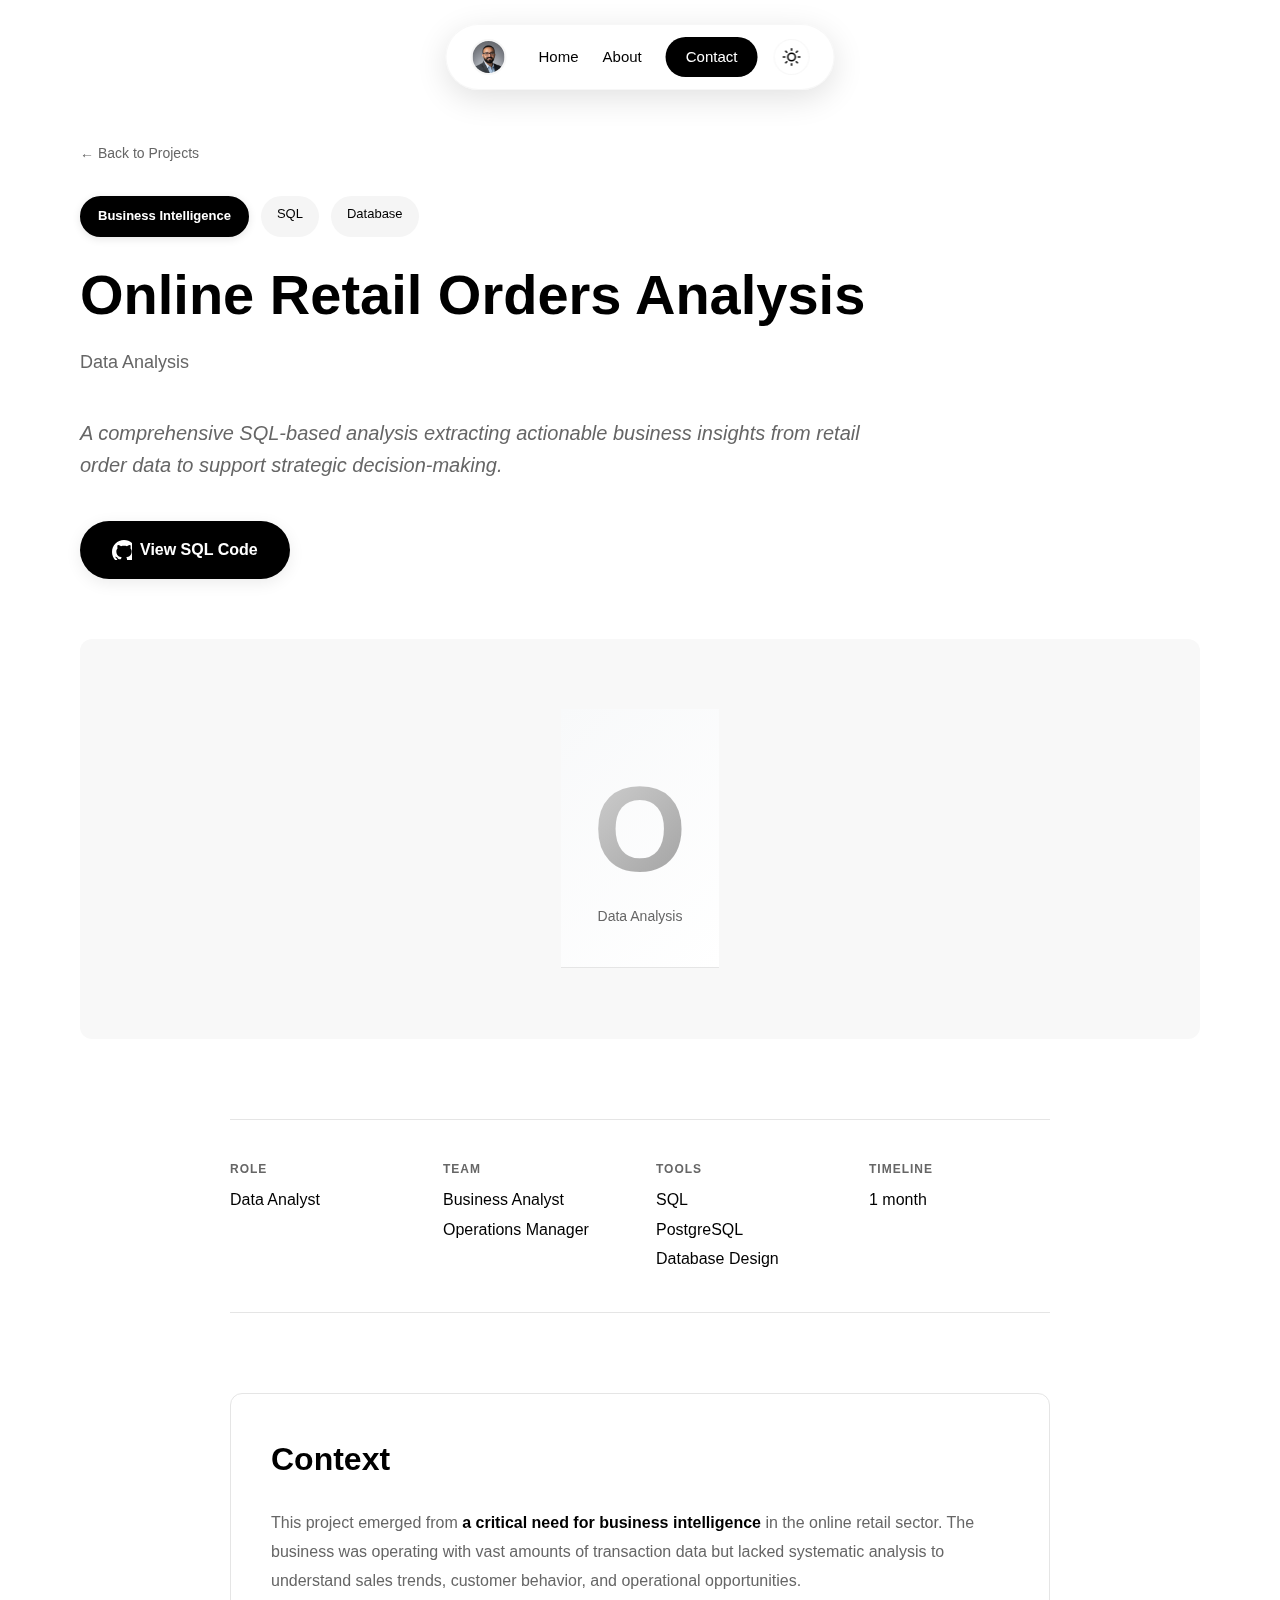
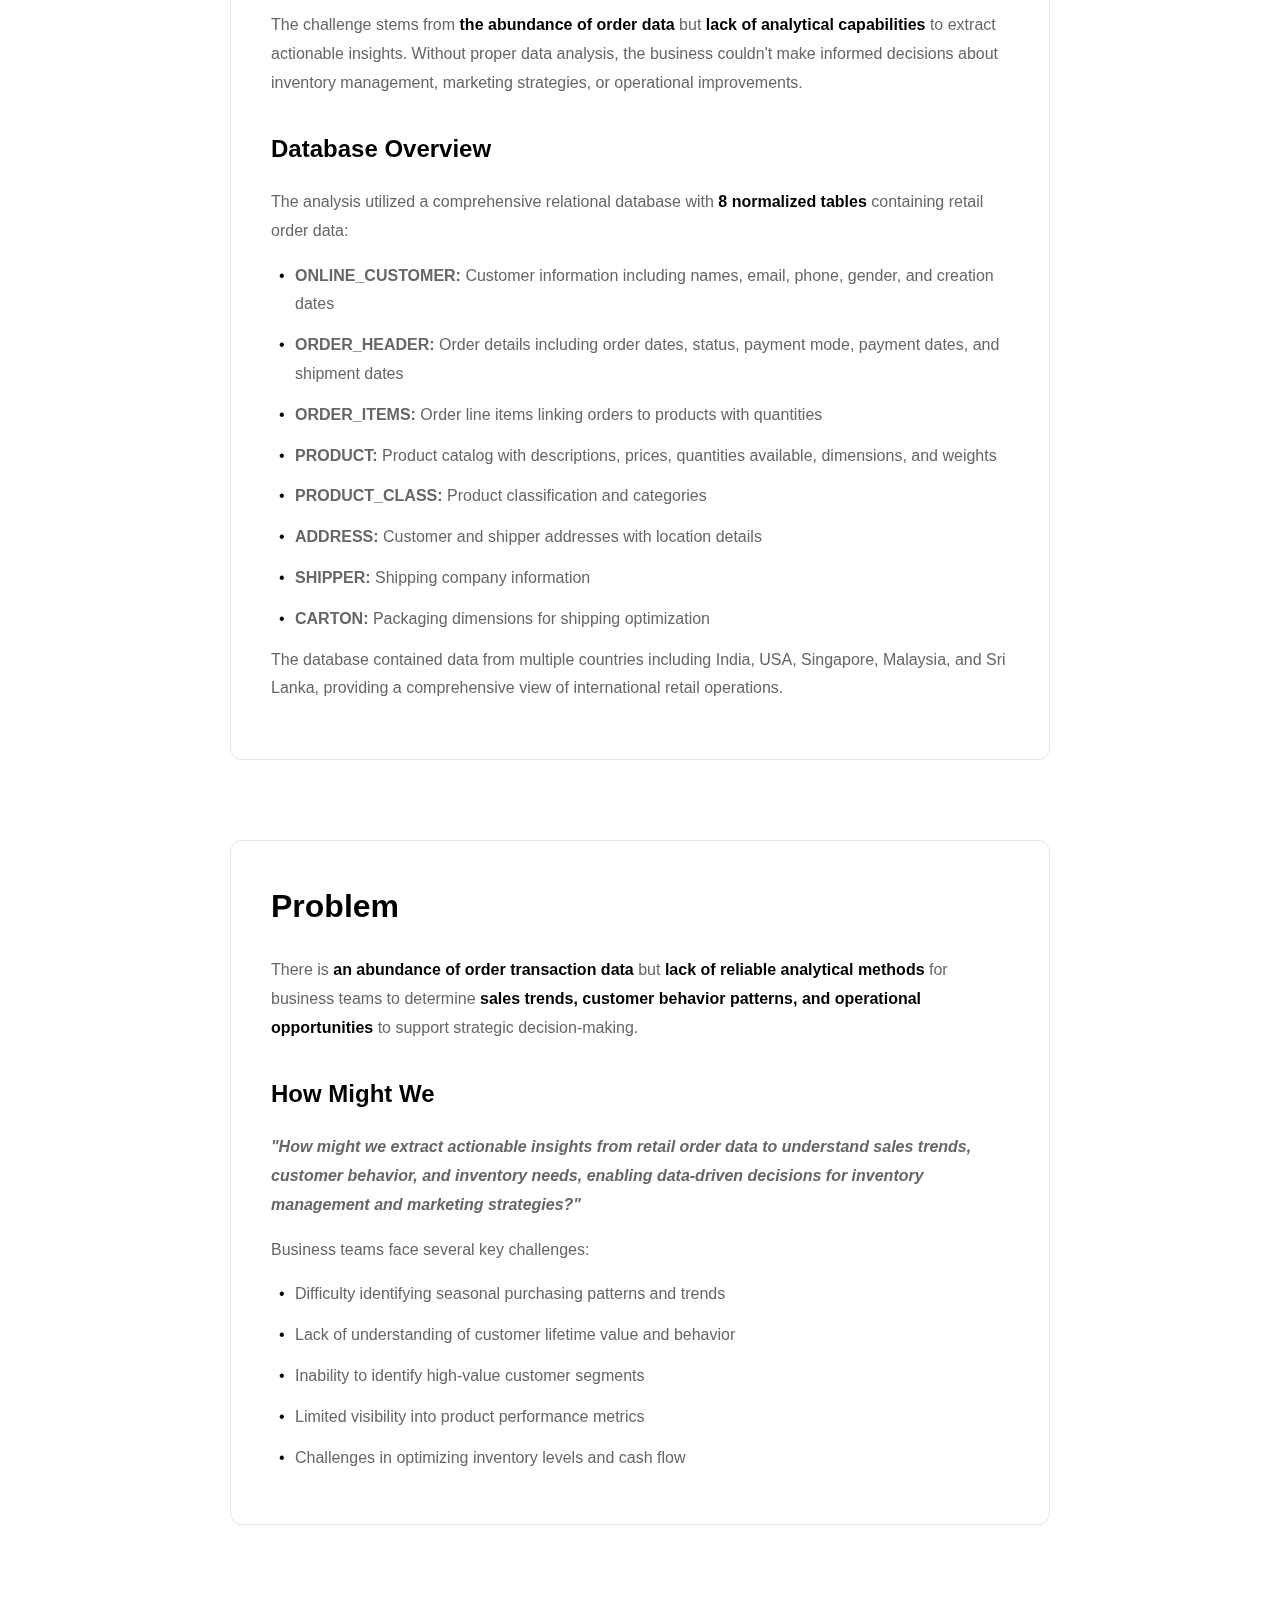
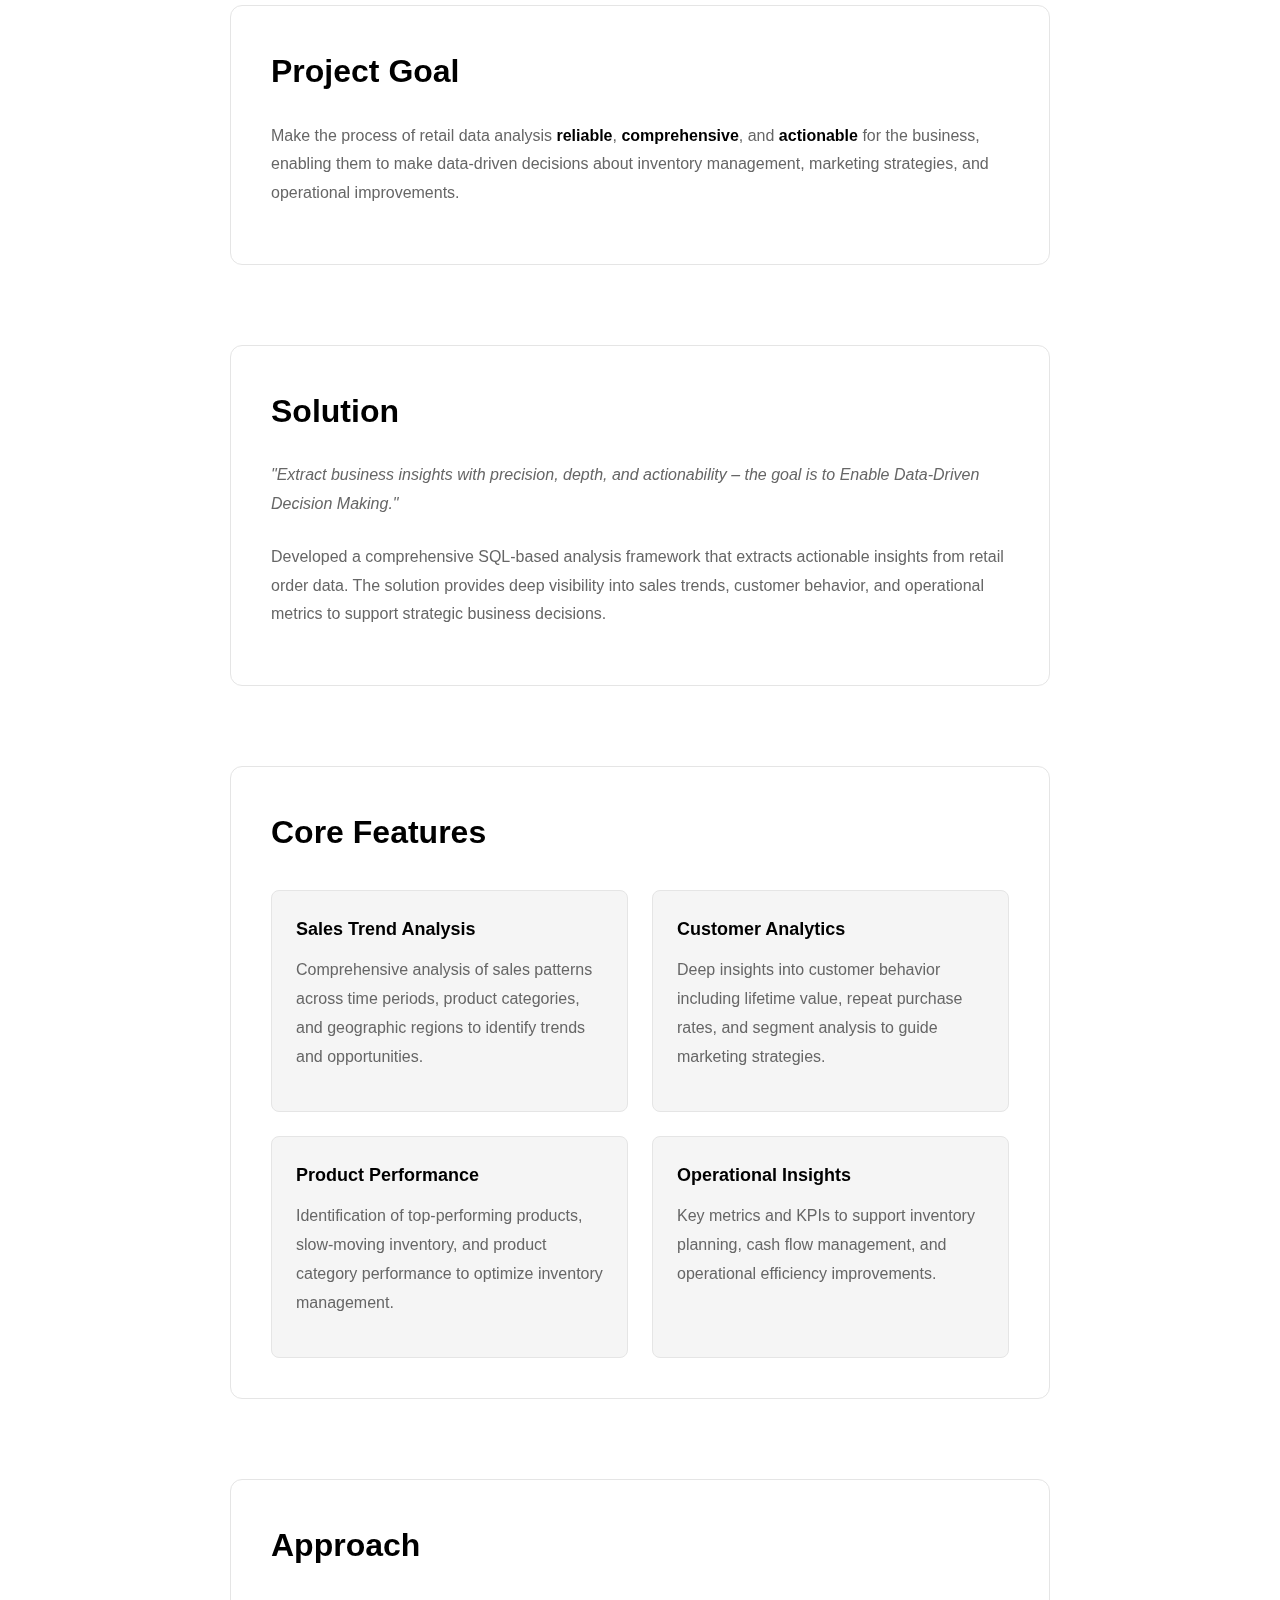
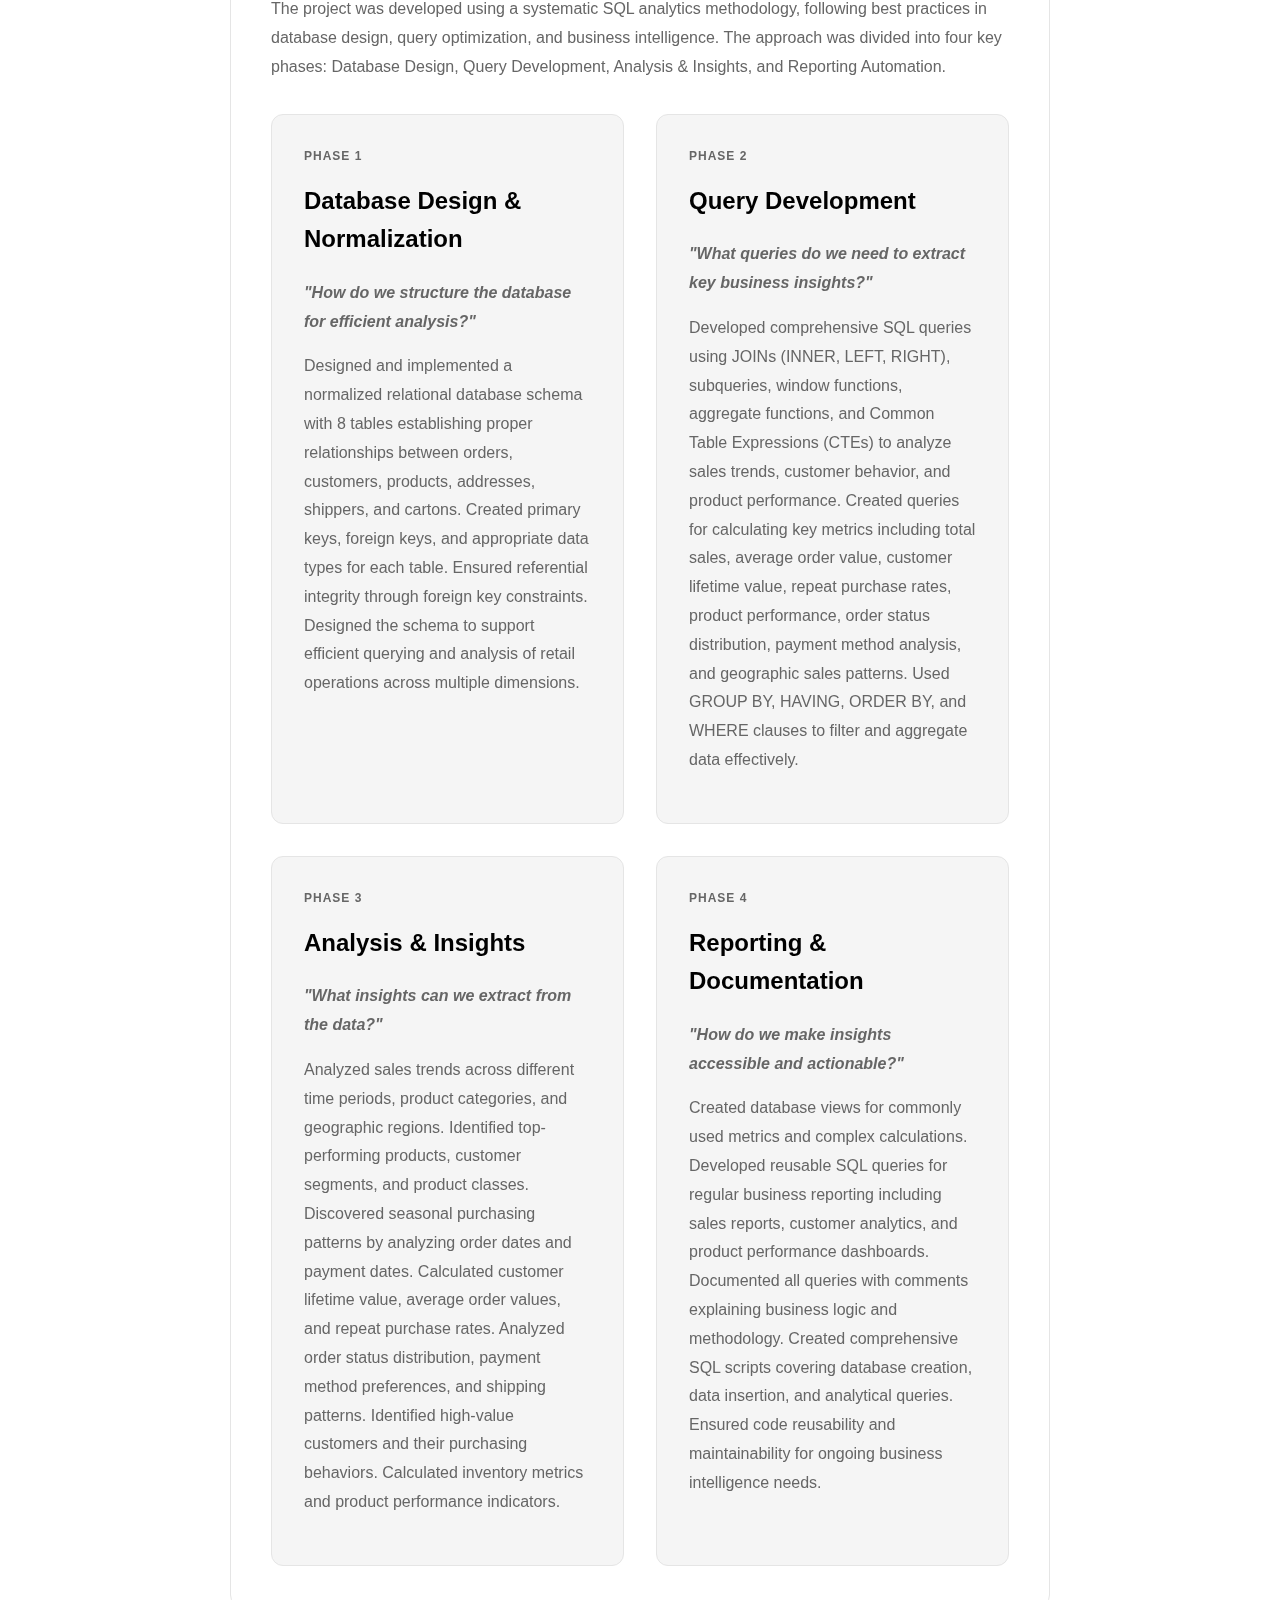
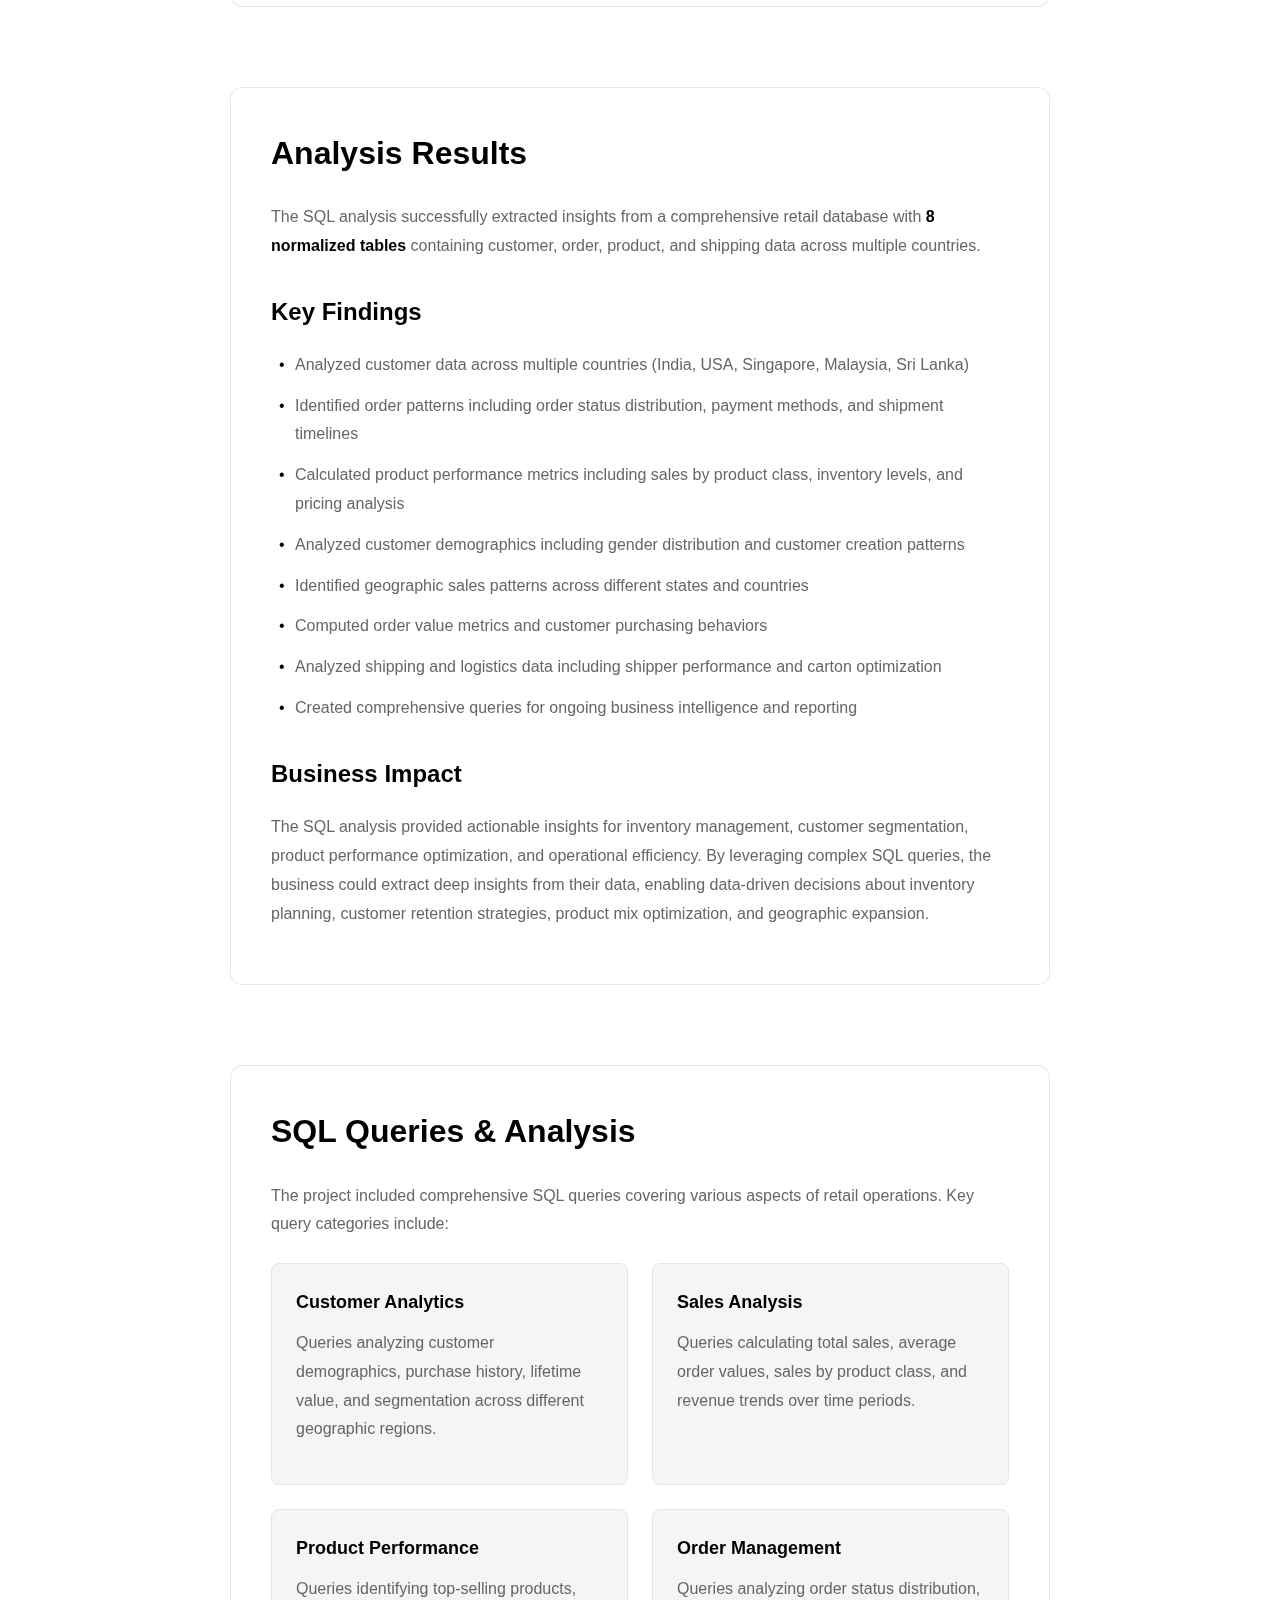
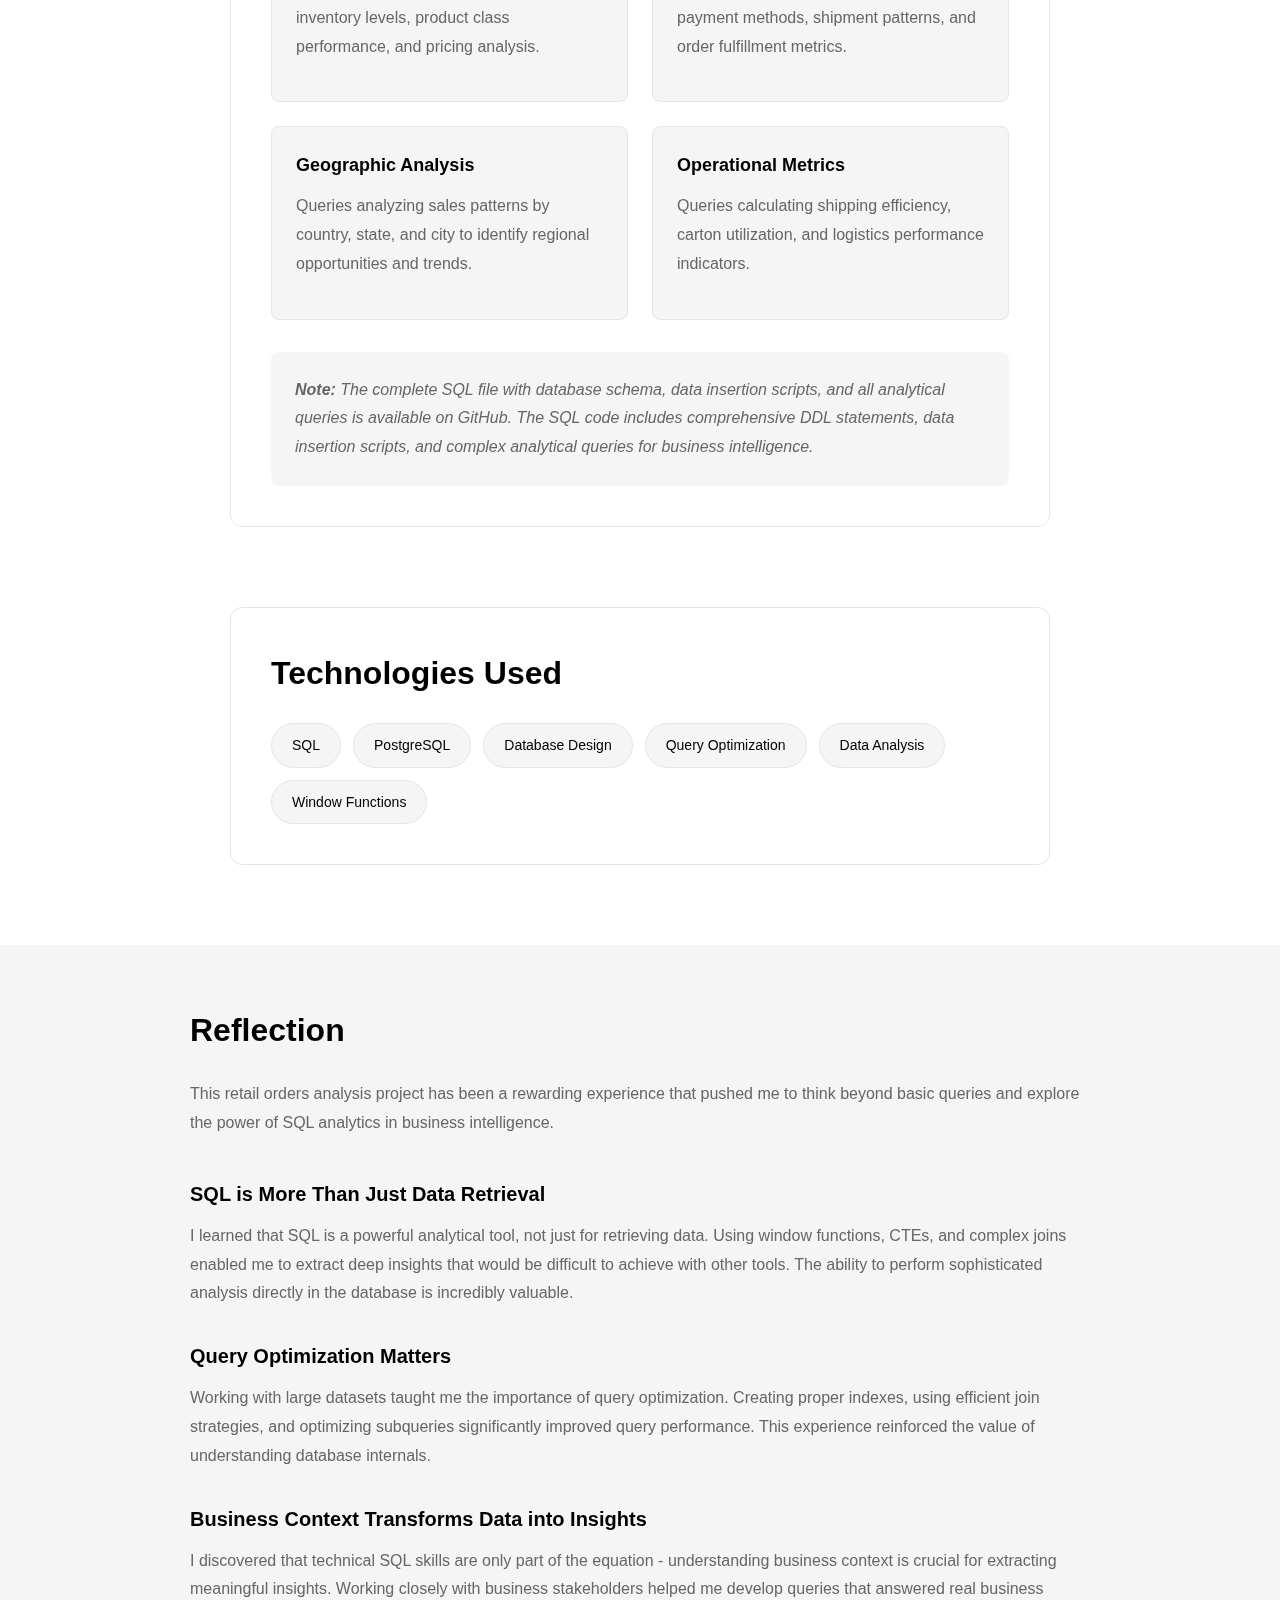
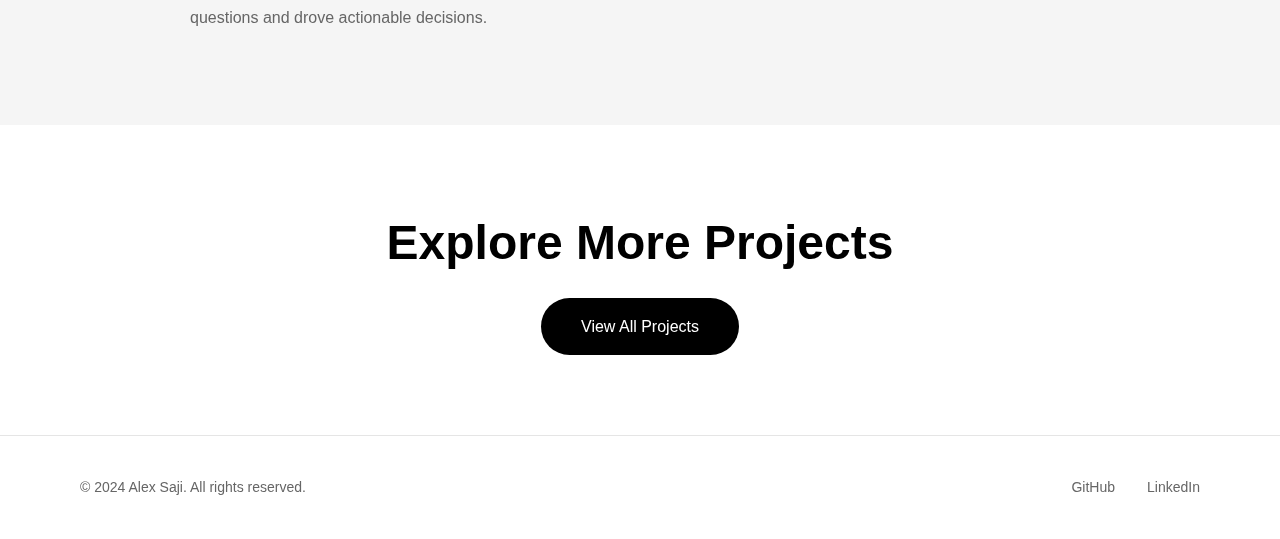
<file: project-retail.html>
<!DOCTYPE html>
<html lang="en">
<head>
    <meta charset="UTF-8">
    <meta name="viewport" content="width=device-width, initial-scale=1.0">
    
    <!-- Security Headers -->
    <meta http-equiv="Content-Security-Policy" content="default-src 'self'; script-src 'self' 'unsafe-inline' https://va.vercel-scripts.com; style-src 'self' 'unsafe-inline' https://fonts.googleapis.com; font-src 'self' https://fonts.gstatic.com; img-src 'self' data: https:; connect-src 'self' https://vitals.vercel-insights.com; object-src 'none'; base-uri 'self'; form-action 'self';">
    <meta http-equiv="X-Frame-Options" content="DENY">
    <meta http-equiv="X-Content-Type-Options" content="nosniff">
    <meta http-equiv="Referrer-Policy" content="strict-origin-when-cross-origin">
    <meta http-equiv="Permissions-Policy" content="geolocation=(), microphone=(), camera=()">
    <!-- Primary Meta Tags -->
    <title>Online Retail Orders Analysis | Business Intelligence Case Study | Alex Saji</title>
    <meta name="title" content="Online Retail Orders Analysis | Business Intelligence Case Study">
    <meta name="description" content="Online Retail Orders Analysis case study - Analyzed e-commerce order data using SQL to extract business insights, identify sales trends, customer behavior patterns, and optimize business operations for an online retail platform.">
    <meta name="keywords" content="Retail Analytics, E-commerce Analysis, SQL, Business Intelligence, Data Analysis, Online Retail, Sales Analytics, Database Analysis, Alex Saji">
    <meta name="author" content="Alex Saji">
    <meta name="robots" content="index, follow">
    <link rel="canonical" href="https://alexsaji.vercel.app/project-retail.html">
    
    <!-- Open Graph / Facebook -->
    <meta property="og:type" content="article">
    <meta property="og:url" content="https://alexsaji.vercel.app/project-retail.html">
    <meta property="og:title" content="Online Retail Orders Analysis | Business Intelligence Case Study">
    <meta property="og:description" content="Analyzed e-commerce order data to extract business insights and optimize operations using SQL and data analytics.">
    <meta property="og:image" content="https://alexsaji.vercel.app/images/alex-saji.jpg">
    
    <!-- Twitter -->
    <meta name="twitter:card" content="summary_large_image">
    <meta name="twitter:url" content="https://alexsaji.vercel.app/project-retail.html">
    <meta name="twitter:title" content="Online Retail Orders Analysis | Business Intelligence Case Study">
    <meta name="twitter:description" content="Analyzed e-commerce order data to extract business insights and optimize operations.">
    <meta name="twitter:image" content="https://alexsaji.vercel.app/images/alex-saji.jpg">
    
    <link rel="stylesheet" href="styles.css">
    <link rel="preconnect" href="https://fonts.googleapis.com">
    <link rel="preconnect" href="https://fonts.gstatic.com" crossorigin>
    <link href="https://fonts.googleapis.com/css2?family=Inter:wght@400;500;600;700&display=swap" rel="stylesheet">
</head>
<body data-category="business">
    <!-- Navigation - Floating Island -->
    <nav class="navbar-island">
        <div class="nav-island-content">
            <a href="index.html" class="logo">
                <img src="images/alex-saji.jpg" alt="Alex Saji - Market Research Analyst & Data Scientist" class="logo-image">
            </a>
            <div class="nav-right">
                <div class="nav-links">
                    <a href="index.html">Home</a>
                    <a href="about.html">About</a>
                    <a href="index.html#contact" class="contact-btn">Contact</a>
                </div>
                <button type="button" class="theme-toggle" aria-label="Toggle dark mode" id="themeToggle">
                    <svg class="theme-icon sun-icon" width="18" height="18" viewBox="0 0 24 24" fill="none" stroke="currentColor" stroke-width="2" stroke-linecap="round" stroke-linejoin="round">
                        <circle cx="12" cy="12" r="5"></circle>
                        <line x1="12" y1="1" x2="12" y2="3"></line>
                        <line x1="12" y1="21" x2="12" y2="23"></line>
                        <line x1="4.22" y1="4.22" x2="5.64" y2="5.64"></line>
                        <line x1="18.36" y1="18.36" x2="19.78" y2="19.78"></line>
                        <line x1="1" y1="12" x2="3" y2="12"></line>
                        <line x1="21" y1="12" x2="23" y2="12"></line>
                        <line x1="4.22" y1="19.78" x2="5.64" y2="18.36"></line>
                        <line x1="18.36" y1="5.64" x2="19.78" y2="4.22"></line>
                    </svg>
                    <svg class="theme-icon moon-icon" width="18" height="18" viewBox="0 0 24 24" fill="none" stroke="currentColor" stroke-width="2" stroke-linecap="round" stroke-linejoin="round">
                        <path d="M21 12.79A9 9 0 1 1 11.21 3 7 7 0 0 0 21 12.79z"></path>
                    </svg>
                </button>
            <button class="menu-toggle" aria-label="Toggle menu">
                <span></span>
                <span></span>
                <span></span>
            </button>
            </div>
        </div>
    </nav>

    <section class="project-header">
        <div class="container">
            <a href="index.html#projects" class="back-link">← Back to Projects</a>

            <div class="project-header-tags">
                <span class="tag category-badge" data-category="business">Business Intelligence</span>
                <span class="tag">SQL</span>
                <span class="tag">Database</span>
            </div>

            <h1 class="project-page-title">Online Retail Orders Analysis</h1>
            <p class="project-category">Data Analysis</p>
            <p class="project-tagline">A comprehensive SQL-based analysis extracting actionable business insights from retail order data to support strategic decision-making.</p>

            <a href="https://github.com/alxsaji/portfolio/blob/main/ALEX_S.sql" target="_blank" rel="noopener noreferrer" class="btn-primary">
                <svg width="20" height="20" viewBox="0 0 20 20" fill="currentColor">
                    <path d="M12 0c-6.626 0-12 5.373-12 12 0 5.302 3.438 9.8 8.207 11.387.599.111.793-.261.793-.577v-2.234c-3.338.726-4.033-1.416-4.033-1.416-.546-1.387-1.333-1.756-1.333-1.756-1.089-.745.083-.729.083-.729 1.205.084 1.839 1.237 1.839 1.237 1.07 1.834 2.807 1.304 3.492.997.107-.775.418-1.305.762-1.604-2.665-.305-5.467-1.334-5.467-5.931 0-1.311.469-2.381 1.236-3.221-.124-.303-.535-1.524.117-3.176 0 0 1.008-.322 3.301 1.23.957-.266 1.983-.399 3.003-.404 1.02.005 2.047.138 3.006.404 2.291-1.552 3.297-1.23 3.297-1.23.653 1.653.242 2.874.118 3.176.77.84 1.235 1.911 1.235 3.221 0 4.609-2.807 5.624-5.479 5.921.43.372.823 1.102.823 2.222v3.293c0 .319.192.694.801.576 4.765-1.589 8.199-6.086 8.199-11.386 0-6.627-5.373-12-12-12z"/>
                </svg>
                View SQL Code
            </a>
        </div>
    </section>

    <section>
        <div class="container">
            <div class="project-hero-image">
                <div class="project-icon">
                    <span class="icon-letter">O</span>
                    <p class="icon-category">Data Analysis</p>
                </div>
            </div>
        </div>
    </section>

    <!-- Project Metadata -->
    <section class="project-section">
        <div class="container">
            <div class="project-metadata">
                <div class="metadata-item">
                    <div class="metadata-label">Role</div>
                    <div class="metadata-value">Data Analyst</div>
                </div>
                <div class="metadata-item">
                    <div class="metadata-label">Team</div>
                    <div class="metadata-value-list">
                        <span>Business Analyst</span>
                        <span>Operations Manager</span>
                    </div>
                </div>
                <div class="metadata-item">
                    <div class="metadata-label">Tools</div>
                    <div class="metadata-value-list">
                        <span>SQL</span>
                        <span>PostgreSQL</span>
                        <span>Database Design</span>
                    </div>
                </div>
                <div class="metadata-item">
                    <div class="metadata-label">Timeline</div>
                    <div class="metadata-value">1 month</div>
                </div>
            </div>
        </div>
    </section>

    <section class="project-section">
        <div class="container">
            <div class="content-box">
                <h2 class="section-header">Context</h2>
                <p>This project emerged from <span class="highlight-text">a critical need for business intelligence</span> in the online retail sector. The business was operating with vast amounts of transaction data but lacked systematic analysis to understand sales trends, customer behavior, and operational opportunities.</p>
                <p>The challenge stems from <span class="highlight-text">the abundance of order data</span> but <span class="highlight-text">lack of analytical capabilities</span> to extract actionable insights. Without proper data analysis, the business couldn't make informed decisions about inventory management, marketing strategies, or operational improvements.</p>
                
                <h3 class="section-subheader" style="margin-top: 32px;">Database Overview</h3>
                <p>The analysis utilized a comprehensive relational database with <span class="highlight-text">8 normalized tables</span> containing retail order data:</p>
                <ul>
                    <li><strong>ONLINE_CUSTOMER:</strong> Customer information including names, email, phone, gender, and creation dates</li>
                    <li><strong>ORDER_HEADER:</strong> Order details including order dates, status, payment mode, payment dates, and shipment dates</li>
                    <li><strong>ORDER_ITEMS:</strong> Order line items linking orders to products with quantities</li>
                    <li><strong>PRODUCT:</strong> Product catalog with descriptions, prices, quantities available, dimensions, and weights</li>
                    <li><strong>PRODUCT_CLASS:</strong> Product classification and categories</li>
                    <li><strong>ADDRESS:</strong> Customer and shipper addresses with location details</li>
                    <li><strong>SHIPPER:</strong> Shipping company information</li>
                    <li><strong>CARTON:</strong> Packaging dimensions for shipping optimization</li>
                </ul>
                <p>The database contained data from multiple countries including India, USA, Singapore, Malaysia, and Sri Lanka, providing a comprehensive view of international retail operations.</p>
            </div>
        </div>
    </section>

    <section class="project-section">
        <div class="container">
            <div class="content-box">
                <h2 class="section-header">Problem</h2>
                <p>There is <span class="highlight-text">an abundance of order transaction data</span> but <span class="highlight-text">lack of reliable analytical methods</span> for business teams to determine <span class="highlight-text">sales trends, customer behavior patterns, and operational opportunities</span> to support strategic decision-making.</p>
                <h3 class="section-subheader">How Might We</h3>
                <p class="phase-question">"How might we extract actionable insights from retail order data to understand sales trends, customer behavior, and inventory needs, enabling data-driven decisions for inventory management and marketing strategies?"</p>
                <p>Business teams face several key challenges:</p>
                <ul>
                    <li>Difficulty identifying seasonal purchasing patterns and trends</li>
                    <li>Lack of understanding of customer lifetime value and behavior</li>
                    <li>Inability to identify high-value customer segments</li>
                    <li>Limited visibility into product performance metrics</li>
                    <li>Challenges in optimizing inventory levels and cash flow</li>
                </ul>
            </div>
        </div>
    </section>

    <section class="project-section">
        <div class="container">
            <div class="content-box">
                <h2 class="section-header">Project Goal</h2>
                <p>Make the process of retail data analysis <span class="highlight-text">reliable</span>, <span class="highlight-text">comprehensive</span>, and <span class="highlight-text">actionable</span> for the business, enabling them to make data-driven decisions about inventory management, marketing strategies, and operational improvements.</p>
            </div>
        </div>
    </section>

    <section class="project-section">
        <div class="container">
            <div class="content-box">
                <h2 class="section-header">Solution</h2>
                <p class="project-tagline" style="margin-bottom: 24px;">"Extract business insights with precision, depth, and actionability – the goal is to Enable Data-Driven Decision Making."</p>
                <p>Developed a comprehensive SQL-based analysis framework that extracts actionable insights from retail order data. The solution provides deep visibility into sales trends, customer behavior, and operational metrics to support strategic business decisions.</p>
            </div>
        </div>
    </section>

    <section class="project-section">
        <div class="container">
            <div class="content-box">
                <h2 class="section-header">Core Features</h2>
                <div class="features-grid">
                    <div class="feature-item">
                        <h4>Sales Trend Analysis</h4>
                        <p>Comprehensive analysis of sales patterns across time periods, product categories, and geographic regions to identify trends and opportunities.</p>
                    </div>
                    <div class="feature-item">
                        <h4>Customer Analytics</h4>
                        <p>Deep insights into customer behavior including lifetime value, repeat purchase rates, and segment analysis to guide marketing strategies.</p>
                    </div>
                    <div class="feature-item">
                        <h4>Product Performance</h4>
                        <p>Identification of top-performing products, slow-moving inventory, and product category performance to optimize inventory management.</p>
                    </div>
                    <div class="feature-item">
                        <h4>Operational Insights</h4>
                        <p>Key metrics and KPIs to support inventory planning, cash flow management, and operational efficiency improvements.</p>
                    </div>
                </div>
            </div>
        </div>
    </section>

    <section class="project-section">
        <div class="container">
            <div class="content-box">
                <h2 class="section-header">Approach</h2>
                <p>The project was developed using a systematic SQL analytics methodology, following best practices in database design, query optimization, and business intelligence. The approach was divided into four key phases: Database Design, Query Development, Analysis & Insights, and Reporting Automation.</p>
                
                <div class="methodology-phases">
                    <div class="phase-box">
                        <div class="phase-label">Phase 1</div>
                        <h3 class="phase-title">Database Design & Normalization</h3>
                        <p class="phase-question">"How do we structure the database for efficient analysis?"</p>
                        <p class="phase-description">Designed and implemented a normalized relational database schema with 8 tables establishing proper relationships between orders, customers, products, addresses, shippers, and cartons. Created primary keys, foreign keys, and appropriate data types for each table. Ensured referential integrity through foreign key constraints. Designed the schema to support efficient querying and analysis of retail operations across multiple dimensions.</p>
                    </div>
                    
                    <div class="phase-box">
                        <div class="phase-label">Phase 2</div>
                        <h3 class="phase-title">Query Development</h3>
                        <p class="phase-question">"What queries do we need to extract key business insights?"</p>
                        <p class="phase-description">Developed comprehensive SQL queries using JOINs (INNER, LEFT, RIGHT), subqueries, window functions, aggregate functions, and Common Table Expressions (CTEs) to analyze sales trends, customer behavior, and product performance. Created queries for calculating key metrics including total sales, average order value, customer lifetime value, repeat purchase rates, product performance, order status distribution, payment method analysis, and geographic sales patterns. Used GROUP BY, HAVING, ORDER BY, and WHERE clauses to filter and aggregate data effectively.</p>
                    </div>
                    
                    <div class="phase-box">
                        <div class="phase-label">Phase 3</div>
                        <h3 class="phase-title">Analysis & Insights</h3>
                        <p class="phase-question">"What insights can we extract from the data?"</p>
                        <p class="phase-description">Analyzed sales trends across different time periods, product categories, and geographic regions. Identified top-performing products, customer segments, and product classes. Discovered seasonal purchasing patterns by analyzing order dates and payment dates. Calculated customer lifetime value, average order values, and repeat purchase rates. Analyzed order status distribution, payment method preferences, and shipping patterns. Identified high-value customers and their purchasing behaviors. Calculated inventory metrics and product performance indicators.</p>
                    </div>
                    
                    <div class="phase-box">
                        <div class="phase-label">Phase 4</div>
                        <h3 class="phase-title">Reporting & Documentation</h3>
                        <p class="phase-question">"How do we make insights accessible and actionable?"</p>
                        <p class="phase-description">Created database views for commonly used metrics and complex calculations. Developed reusable SQL queries for regular business reporting including sales reports, customer analytics, and product performance dashboards. Documented all queries with comments explaining business logic and methodology. Created comprehensive SQL scripts covering database creation, data insertion, and analytical queries. Ensured code reusability and maintainability for ongoing business intelligence needs.</p>
                    </div>
                </div>
            </div>
        </div>
    </section>

    <section class="project-section">
        <div class="container">
            <div class="content-box">
                <h2 class="section-header">Analysis Results</h2>
                <p>The SQL analysis successfully extracted insights from a comprehensive retail database with <span class="highlight-text">8 normalized tables</span> containing customer, order, product, and shipping data across multiple countries.</p>
                
                <h3 class="section-subheader" style="margin-top: 32px;">Key Findings</h3>
                <ul>
                    <li>Analyzed customer data across multiple countries (India, USA, Singapore, Malaysia, Sri Lanka)</li>
                    <li>Identified order patterns including order status distribution, payment methods, and shipment timelines</li>
                    <li>Calculated product performance metrics including sales by product class, inventory levels, and pricing analysis</li>
                    <li>Analyzed customer demographics including gender distribution and customer creation patterns</li>
                    <li>Identified geographic sales patterns across different states and countries</li>
                    <li>Computed order value metrics and customer purchasing behaviors</li>
                    <li>Analyzed shipping and logistics data including shipper performance and carton optimization</li>
                    <li>Created comprehensive queries for ongoing business intelligence and reporting</li>
                </ul>
                
                <h3 class="section-subheader" style="margin-top: 32px;">Business Impact</h3>
                <p>The SQL analysis provided actionable insights for inventory management, customer segmentation, product performance optimization, and operational efficiency. By leveraging complex SQL queries, the business could extract deep insights from their data, enabling data-driven decisions about inventory planning, customer retention strategies, product mix optimization, and geographic expansion.</p>
            </div>
        </div>
    </section>
    
    <section class="project-section">
        <div class="container">
            <div class="content-box">
                <h2 class="section-header">SQL Queries & Analysis</h2>
                <p>The project included comprehensive SQL queries covering various aspects of retail operations. Key query categories include:</p>
                
                <div class="features-grid" style="margin-top: 24px;">
                    <div class="feature-item">
                        <h4>Customer Analytics</h4>
                        <p>Queries analyzing customer demographics, purchase history, lifetime value, and segmentation across different geographic regions.</p>
                    </div>
                    <div class="feature-item">
                        <h4>Sales Analysis</h4>
                        <p>Queries calculating total sales, average order values, sales by product class, and revenue trends over time periods.</p>
                    </div>
                    <div class="feature-item">
                        <h4>Product Performance</h4>
                        <p>Queries identifying top-selling products, inventory levels, product class performance, and pricing analysis.</p>
                    </div>
                    <div class="feature-item">
                        <h4>Order Management</h4>
                        <p>Queries analyzing order status distribution, payment methods, shipment patterns, and order fulfillment metrics.</p>
                    </div>
                    <div class="feature-item">
                        <h4>Geographic Analysis</h4>
                        <p>Queries analyzing sales patterns by country, state, and city to identify regional opportunities and trends.</p>
                    </div>
                    <div class="feature-item">
                        <h4>Operational Metrics</h4>
                        <p>Queries calculating shipping efficiency, carton utilization, and logistics performance indicators.</p>
                    </div>
                </div>
                
                <div style="margin-top: 32px; padding: 24px; background-color: var(--bg-light); border-radius: 8px;">
                    <p style="margin: 0; font-style: italic; color: var(--text-secondary);">
                        <strong>Note:</strong> The complete SQL file with database schema, data insertion scripts, and all analytical queries is available on GitHub. The SQL code includes comprehensive DDL statements, data insertion scripts, and complex analytical queries for business intelligence.
                    </p>
                </div>
            </div>
        </div>
    </section>

    <section class="project-section">
        <div class="container">
            <div class="content-box">
                <h2 class="section-header">Technologies Used</h2>
                <div class="tech-tags">
                    <span class="tech-tag">SQL</span>
                    <span class="tech-tag">PostgreSQL</span>
                    <span class="tech-tag">Database Design</span>
                    <span class="tech-tag">Query Optimization</span>
                    <span class="tech-tag">Data Analysis</span>
                    <span class="tech-tag">Window Functions</span>
                </div>
            </div>
        </div>
    </section>

    <section class="reflection-section">
        <div class="container">
            <div class="reflection-content">
                <h2 class="section-header">Reflection</h2>
                <p style="font-size: 16px; line-height: 1.8; color: var(--text-secondary); margin-bottom: 40px;">This retail orders analysis project has been a rewarding experience that pushed me to think beyond basic queries and explore the power of SQL analytics in business intelligence.</p>
                
                <div class="reflection-item">
                    <h4>SQL is More Than Just Data Retrieval</h4>
                    <p>I learned that SQL is a powerful analytical tool, not just for retrieving data. Using window functions, CTEs, and complex joins enabled me to extract deep insights that would be difficult to achieve with other tools. The ability to perform sophisticated analysis directly in the database is incredibly valuable.</p>
                </div>
                
                <div class="reflection-item">
                    <h4>Query Optimization Matters</h4>
                    <p>Working with large datasets taught me the importance of query optimization. Creating proper indexes, using efficient join strategies, and optimizing subqueries significantly improved query performance. This experience reinforced the value of understanding database internals.</p>
                </div>
                
                <div class="reflection-item">
                    <h4>Business Context Transforms Data into Insights</h4>
                    <p>I discovered that technical SQL skills are only part of the equation - understanding business context is crucial for extracting meaningful insights. Working closely with business stakeholders helped me develop queries that answered real business questions and drove actionable decisions.</p>
                </div>
            </div>
        </div>
    </section>

    <section class="cta-section">
        <div class="container">
            <h2 class="section-title">Explore More Projects</h2>
            <a href="index.html#projects" class="btn-view-all">View All Projects</a>
        </div>
    </section>

    <footer class="footer">
        <div class="container">
            <p>© 2024 Alex Saji. All rights reserved.</p>
            <div class="footer-links">
                <a href="https://github.com/alxsaji/portfolio/blob/main/ALEX_S.sql" target="_blank" rel="noopener noreferrer">GitHub</a>
                <a href="https://linkedin.com/in/alexsaji" target="_blank" rel="noopener noreferrer">LinkedIn</a>
            </div>
        </div>
    </footer>

    <script src="script.js"></script>
</body>
</html>
</file>
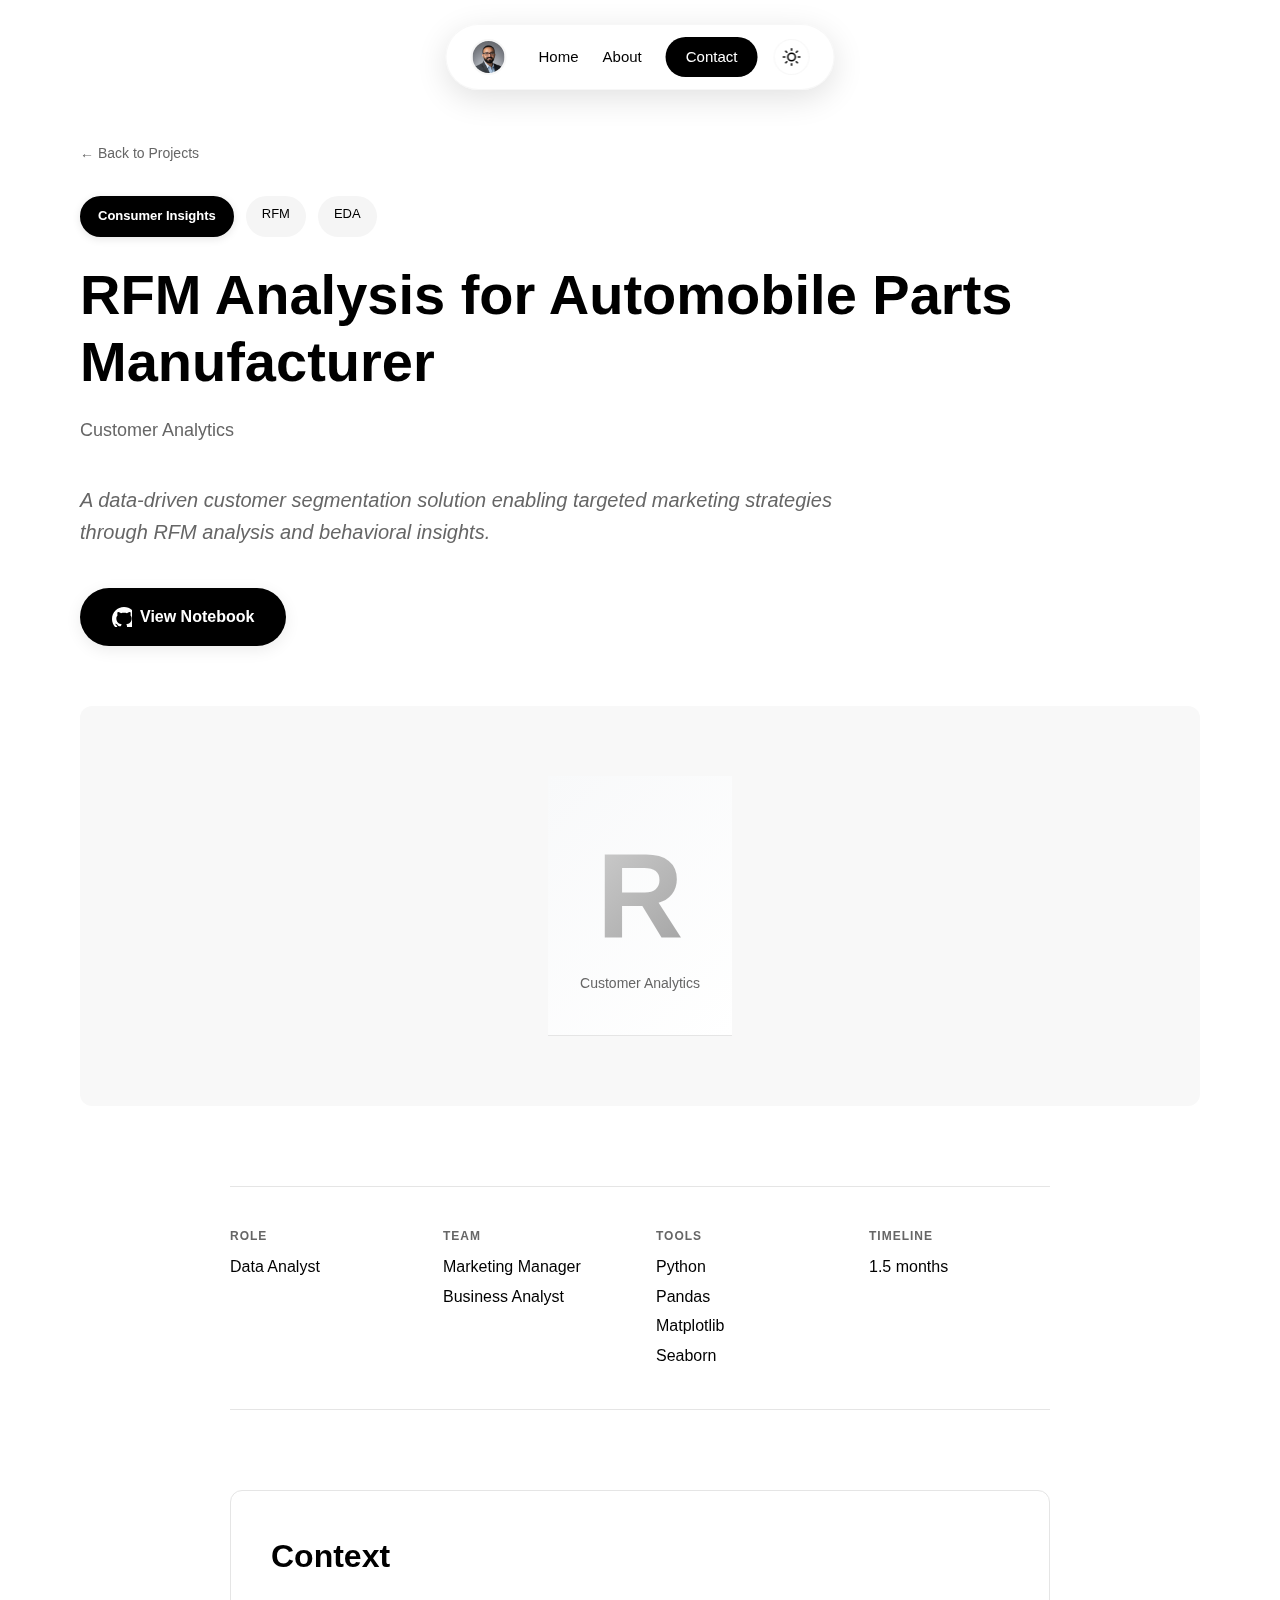
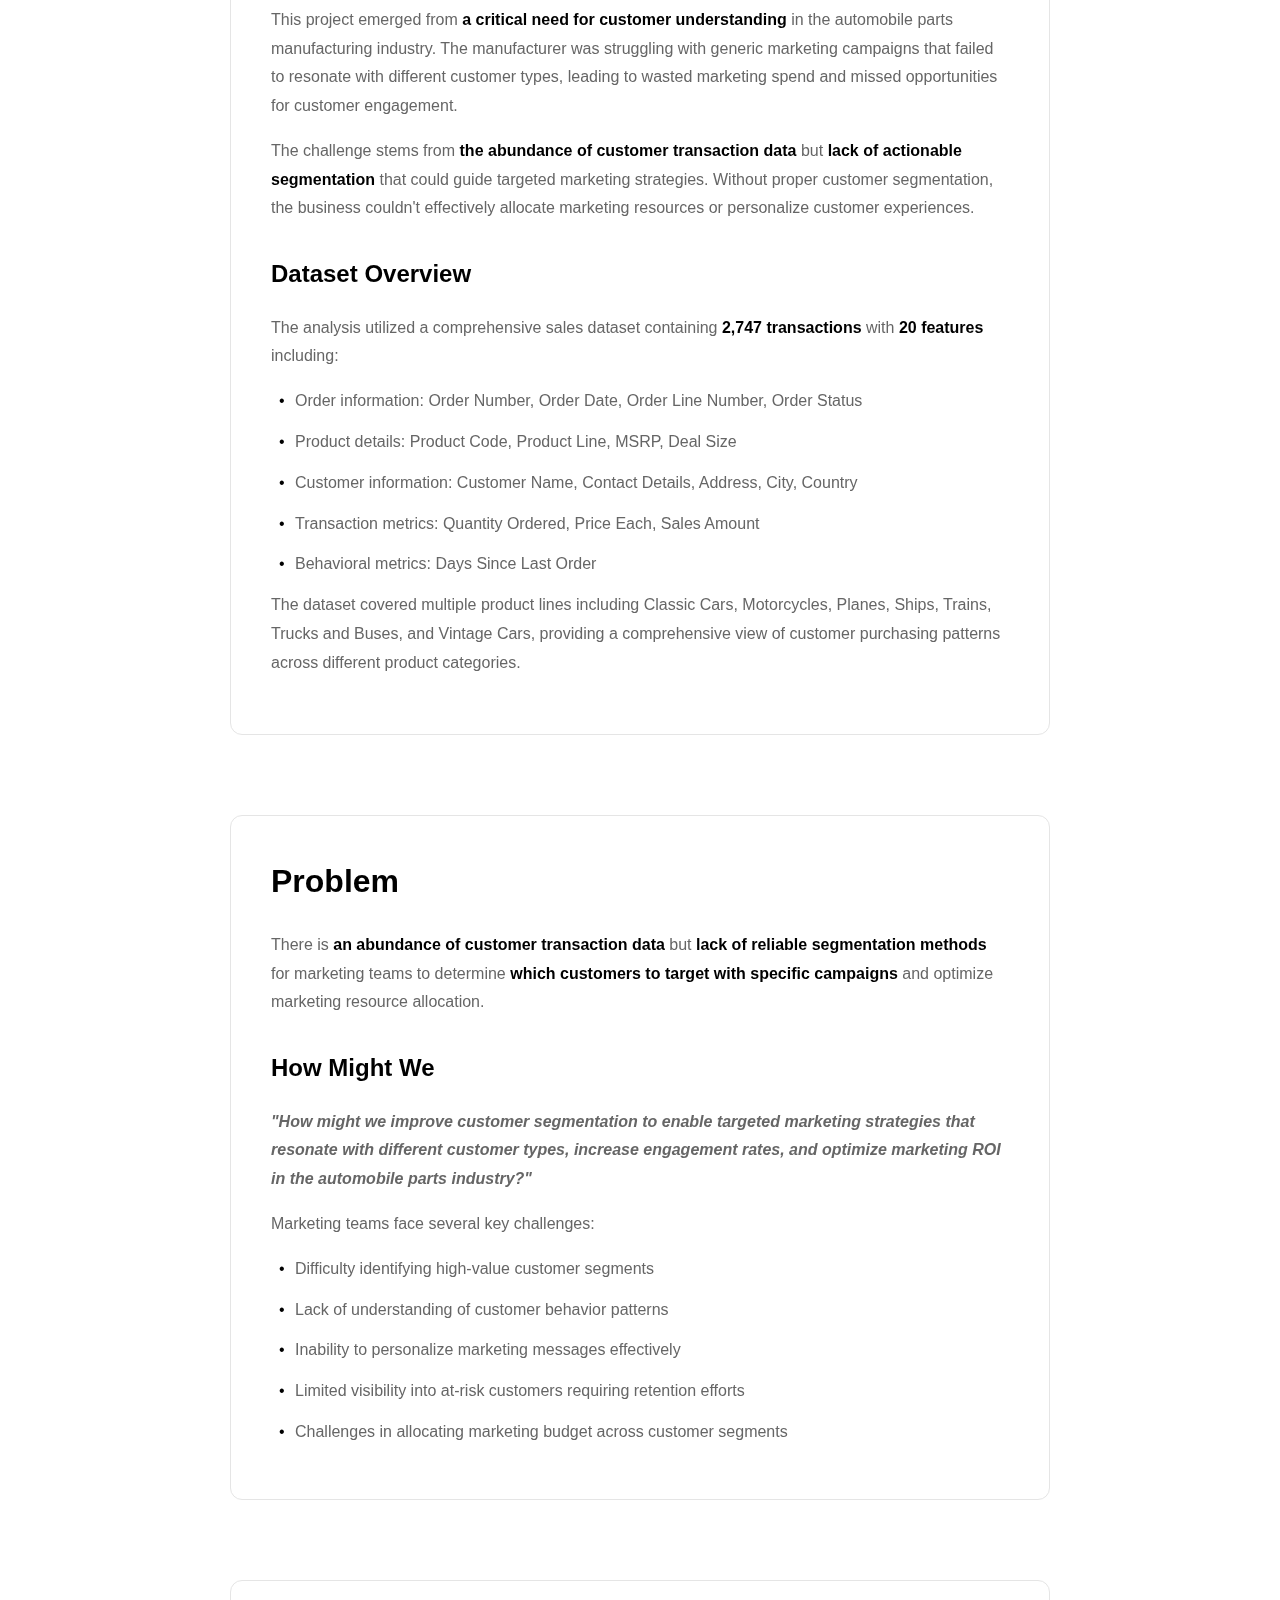
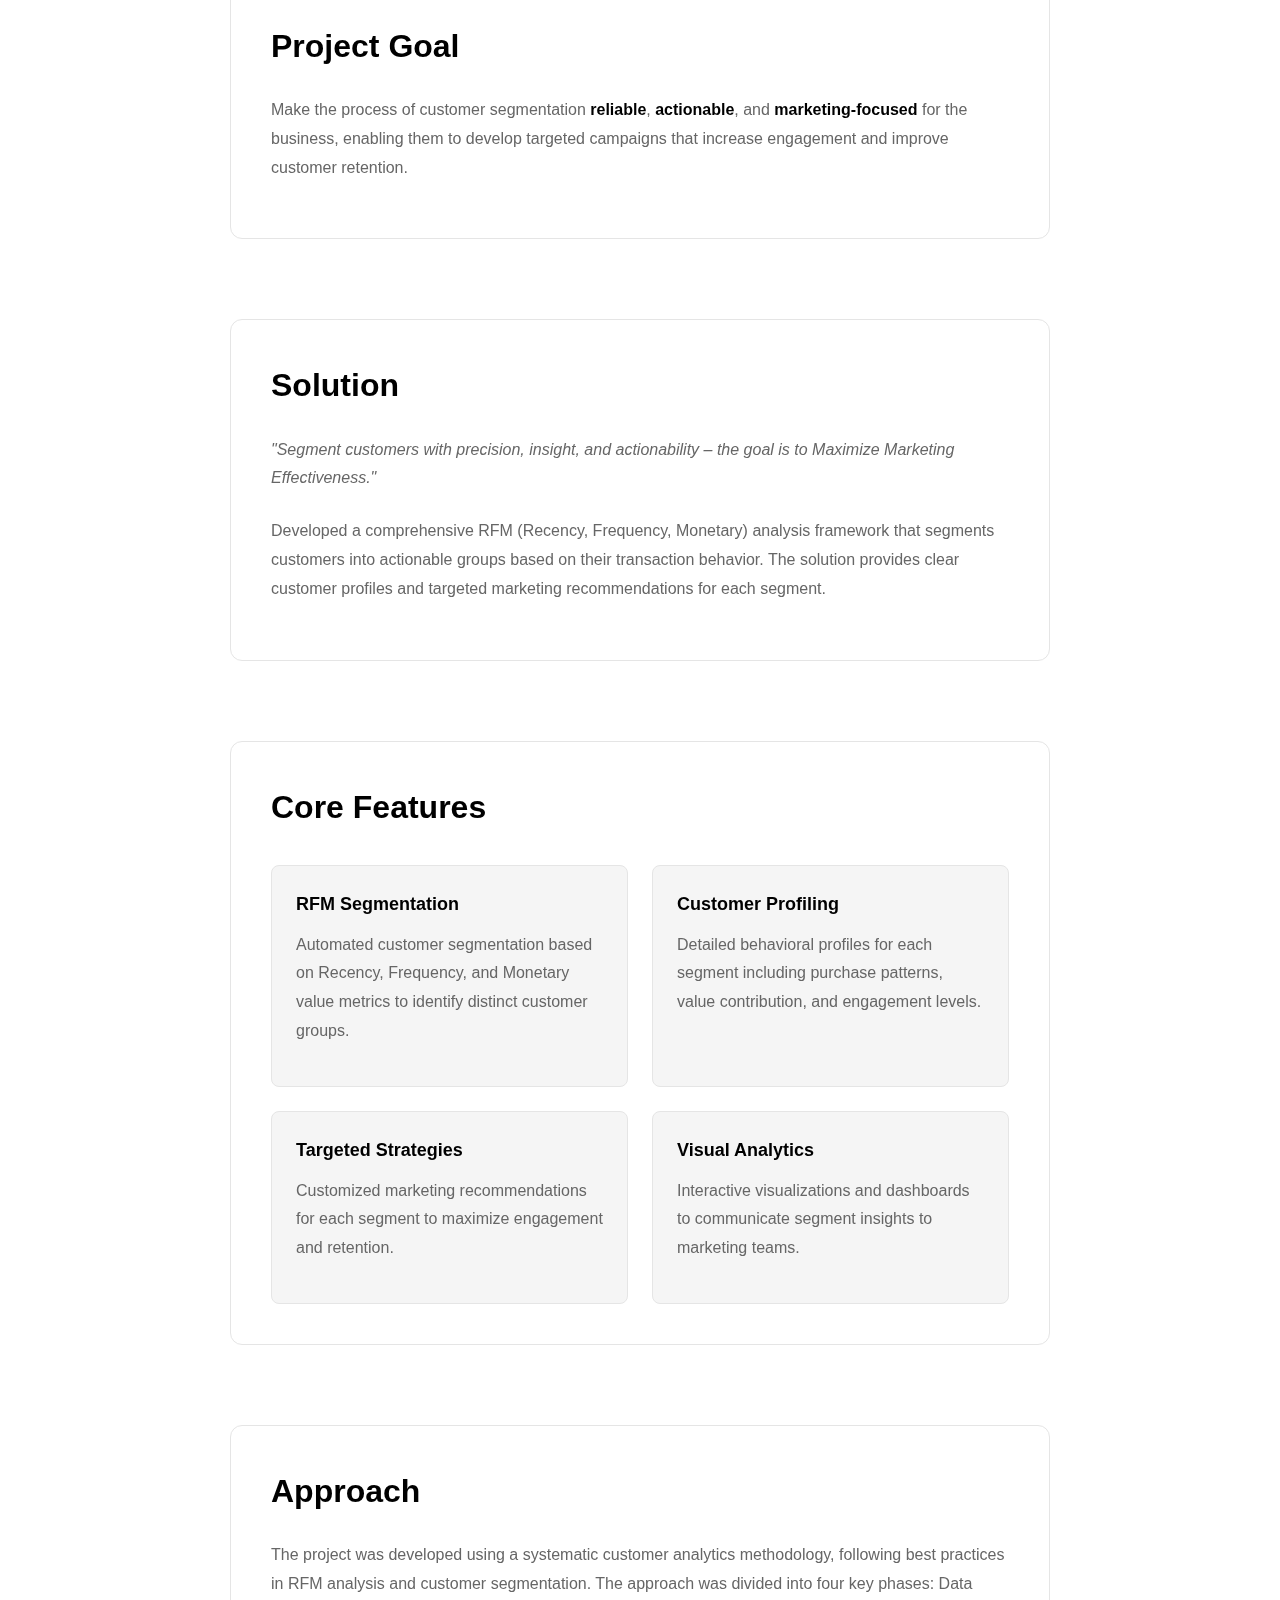
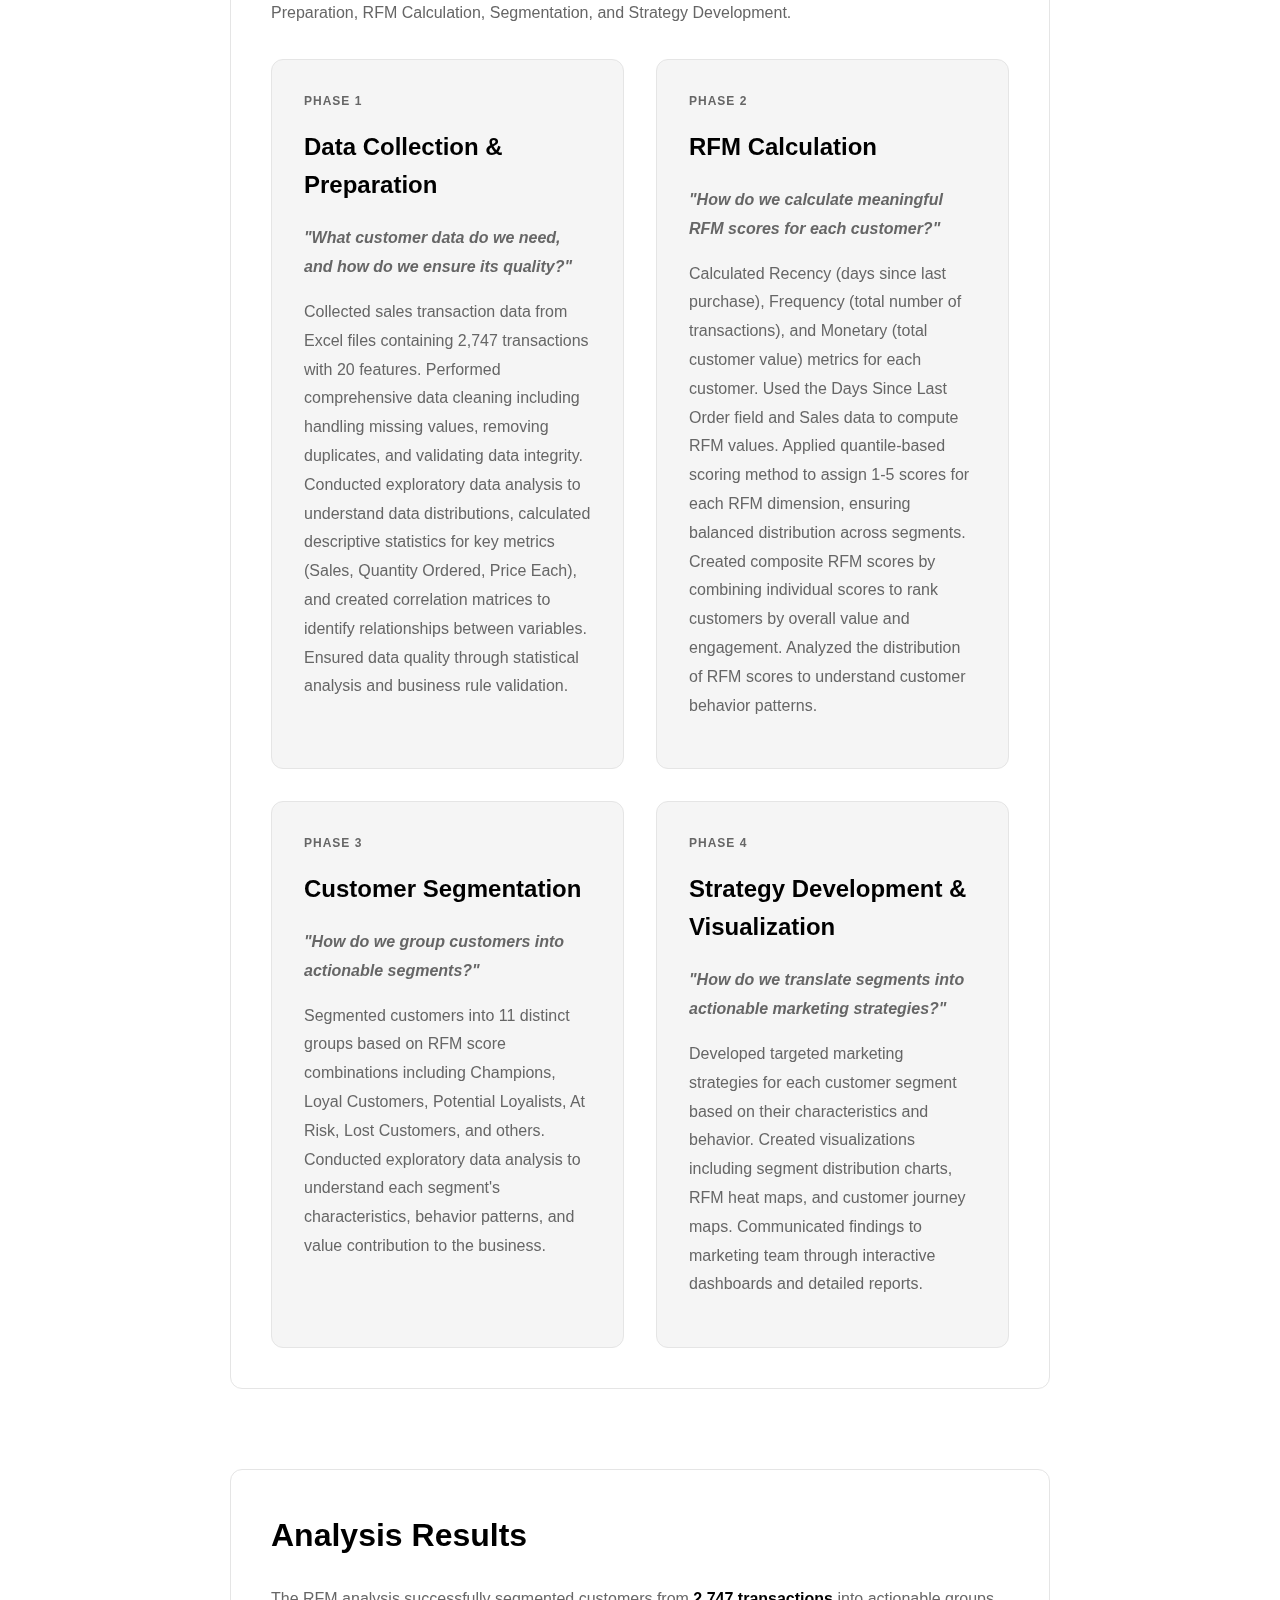
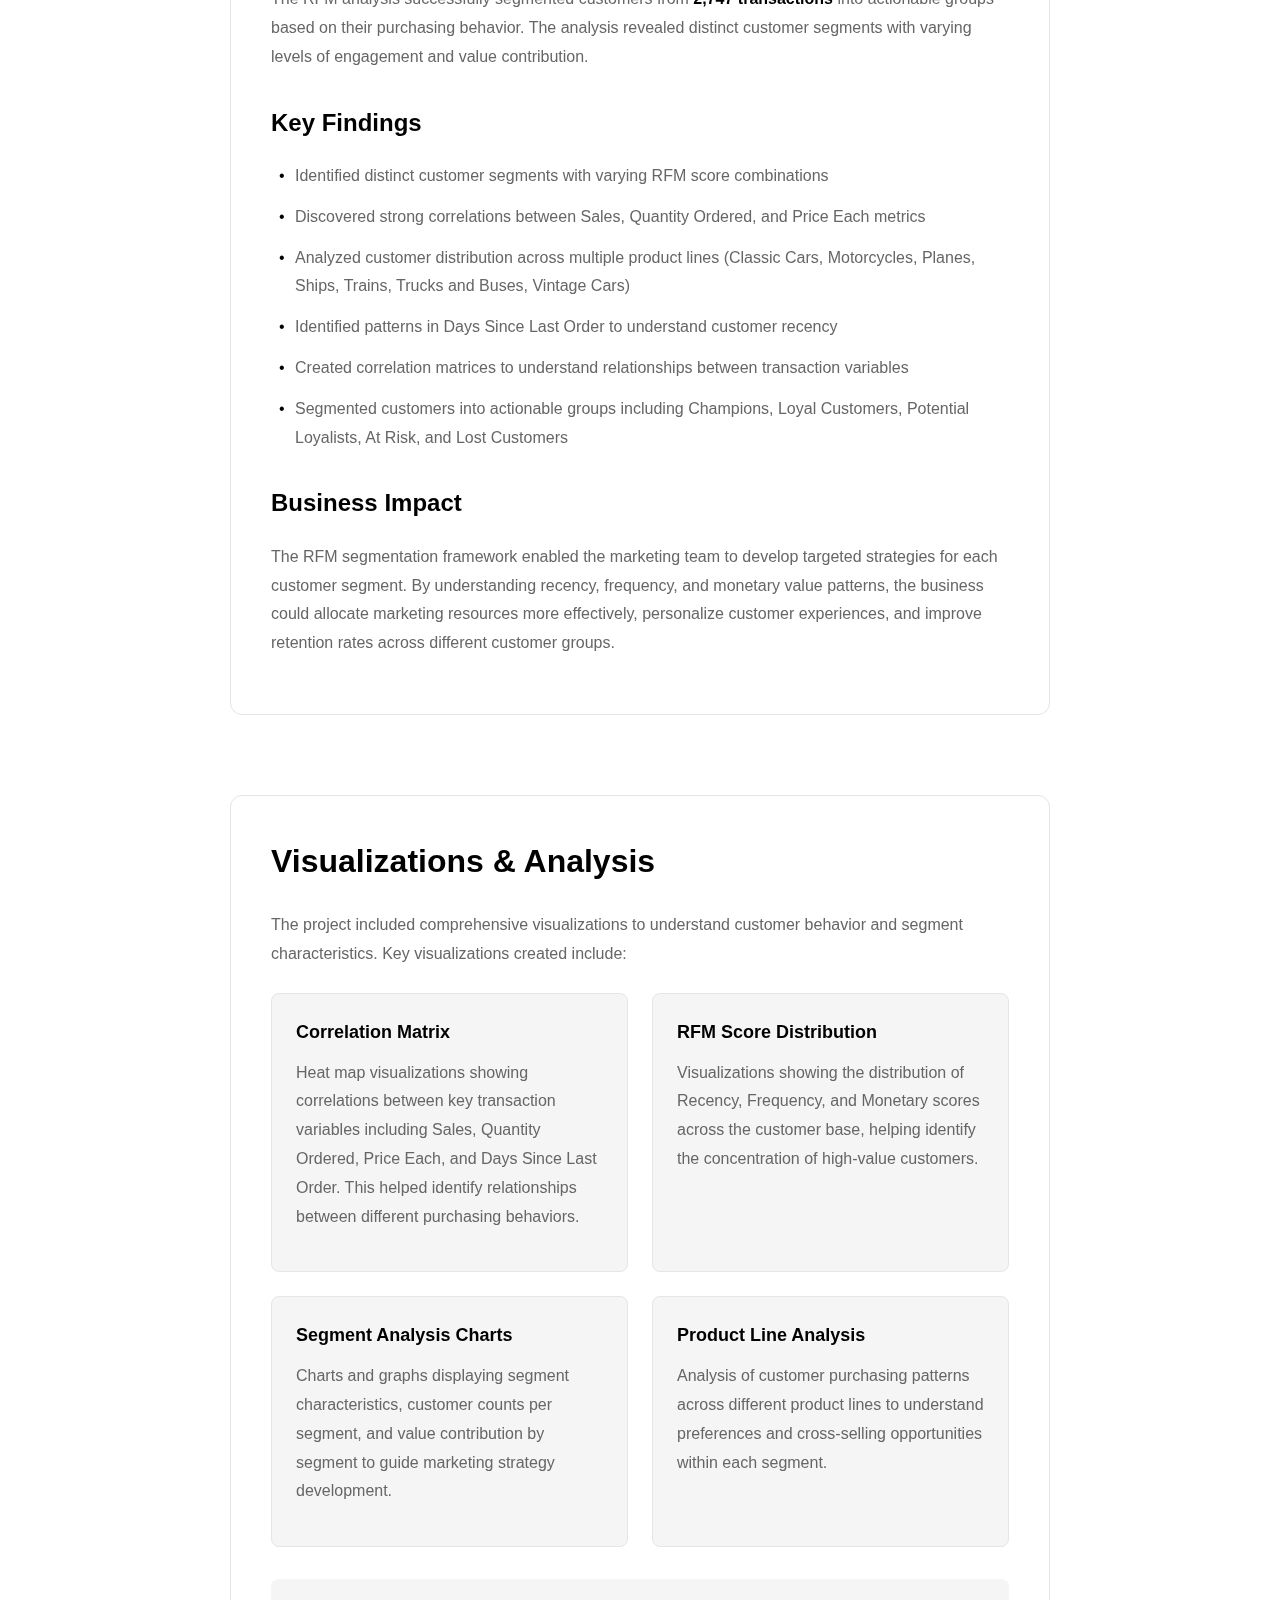
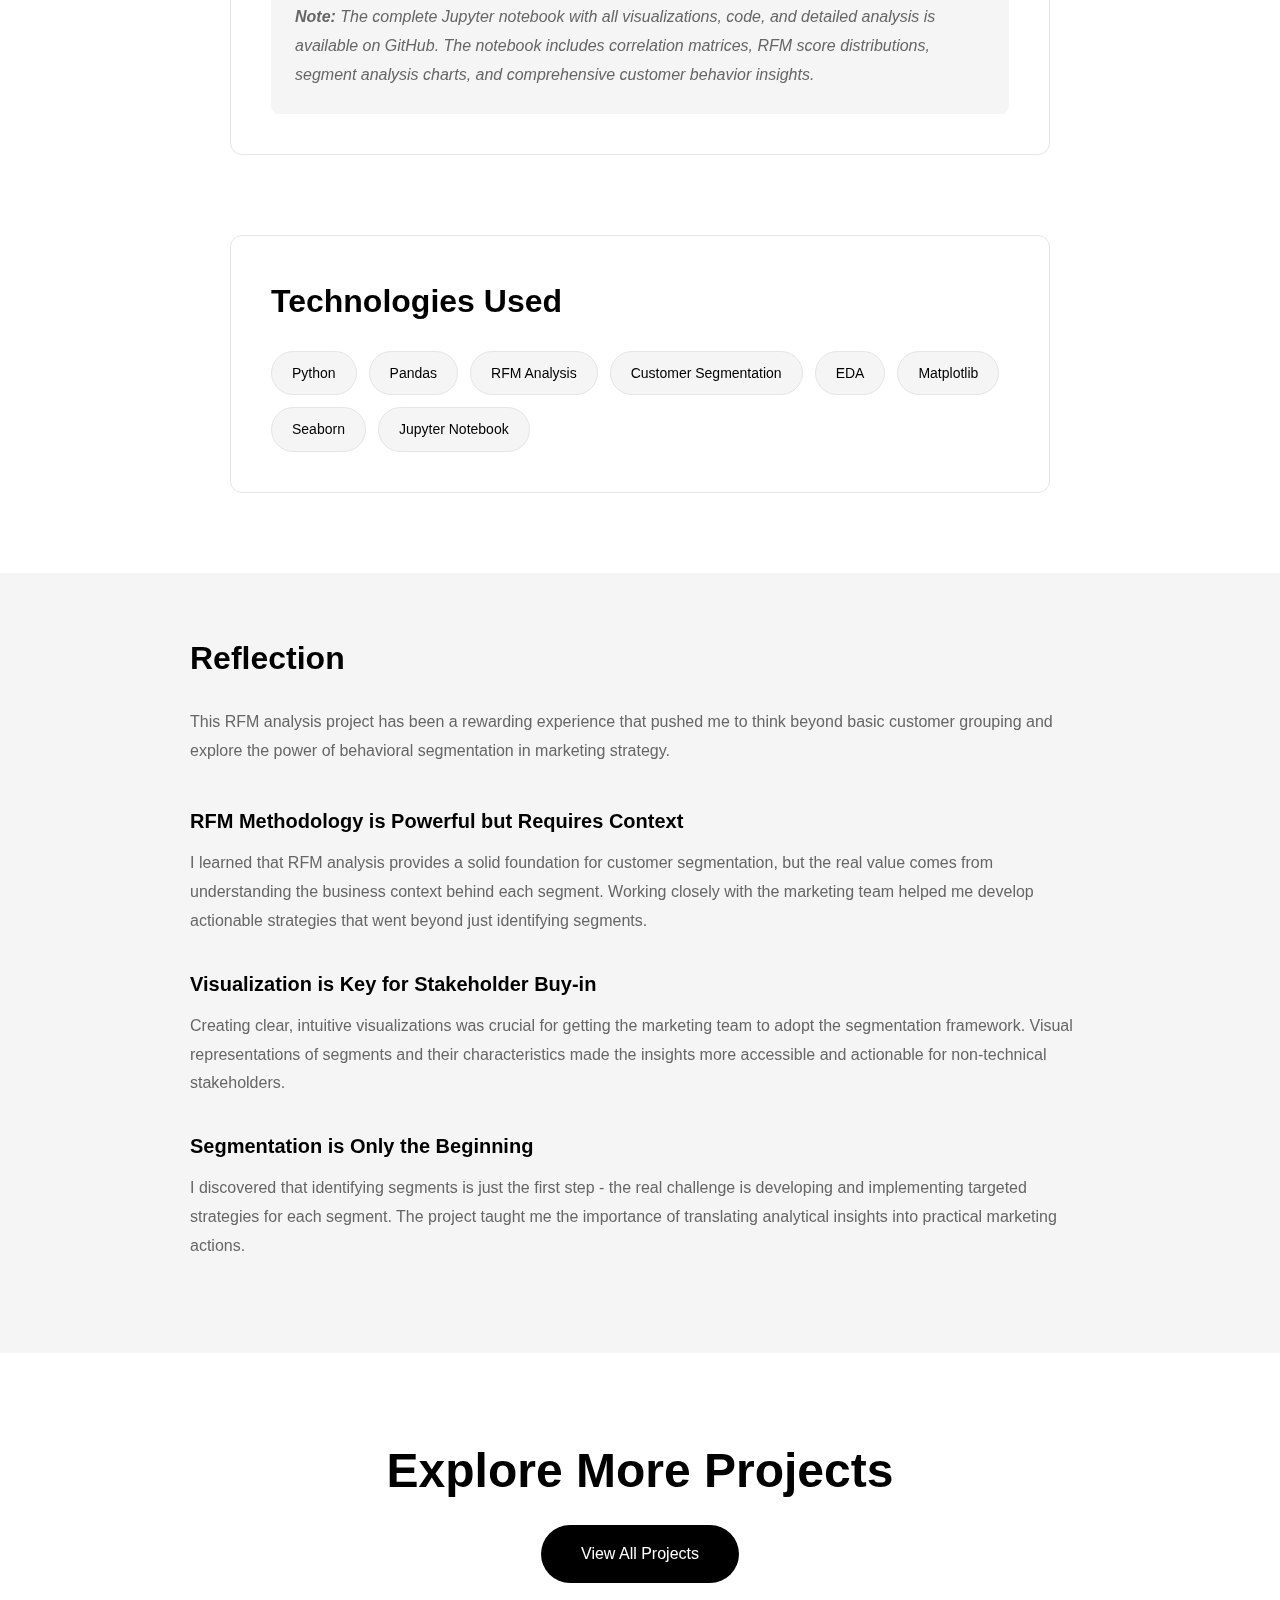
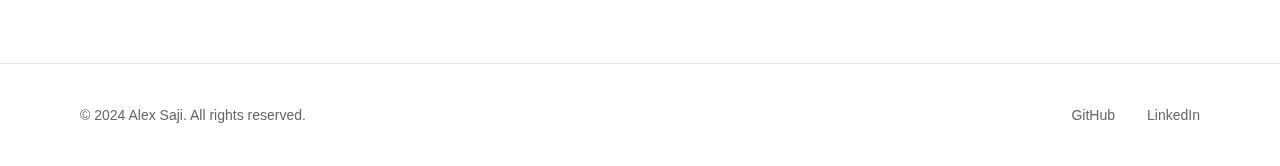
<file: project-rfm.html>
<!DOCTYPE html>
<html lang="en">
<head>
    <meta charset="UTF-8">
    <meta name="viewport" content="width=device-width, initial-scale=1.0">
    
    <!-- Security Headers -->
    <meta http-equiv="Content-Security-Policy" content="default-src 'self'; script-src 'self' 'unsafe-inline' https://va.vercel-scripts.com; style-src 'self' 'unsafe-inline' https://fonts.googleapis.com; font-src 'self' https://fonts.gstatic.com; img-src 'self' data: https:; connect-src 'self' https://vitals.vercel-insights.com; object-src 'none'; base-uri 'self'; form-action 'self';">
    <meta http-equiv="X-Frame-Options" content="DENY">
    <meta http-equiv="X-Content-Type-Options" content="nosniff">
    <meta http-equiv="Referrer-Policy" content="strict-origin-when-cross-origin">
    <meta http-equiv="Permissions-Policy" content="geolocation=(), microphone=(), camera=()">
    <!-- Primary Meta Tags -->
    <title>RFM Analysis for Automobile Parts | Customer Segmentation Case Study | Alex Saji</title>
    <meta name="title" content="RFM Analysis for Automobile Parts | Customer Segmentation Case Study">
    <meta name="description" content="RFM Analysis case study - Segmented customers using Recency, Frequency, and Monetary analysis to enhance targeted marketing strategies for an automobile parts manufacturer. Identified high-value customer segments for personalized campaigns.">
    <meta name="keywords" content="RFM Analysis, Customer Segmentation, Recency Frequency Monetary, Marketing Analytics, Consumer Insights, Customer Lifetime Value, Data Analytics, Alex Saji">
    <meta name="author" content="Alex Saji">
    <meta name="robots" content="index, follow">
    <link rel="canonical" href="https://alexsaji.vercel.app/project-rfm.html">
    
    <!-- Open Graph / Facebook -->
    <meta property="og:type" content="article">
    <meta property="og:url" content="https://alexsaji.vercel.app/project-rfm.html">
    <meta property="og:title" content="RFM Analysis for Automobile Parts | Customer Segmentation Case Study">
    <meta property="og:description" content="Customer segmentation using RFM analysis to enhance targeted marketing strategies and identify high-value segments.">
    <meta property="og:image" content="https://alexsaji.vercel.app/images/alex-saji.jpg">
    
    <!-- Twitter -->
    <meta name="twitter:card" content="summary_large_image">
    <meta name="twitter:url" content="https://alexsaji.vercel.app/project-rfm.html">
    <meta name="twitter:title" content="RFM Analysis for Automobile Parts | Customer Segmentation Case Study">
    <meta name="twitter:description" content="Customer segmentation using RFM analysis to enhance targeted marketing strategies.">
    <meta name="twitter:image" content="https://alexsaji.vercel.app/images/alex-saji.jpg">
    
    <link rel="stylesheet" href="styles.css">
    <link rel="preconnect" href="https://fonts.googleapis.com">
    <link rel="preconnect" href="https://fonts.gstatic.com" crossorigin>
    <link href="https://fonts.googleapis.com/css2?family=Inter:wght@400;500;600;700&display=swap" rel="stylesheet">
</head>
<body data-category="consumer">
    <!-- Navigation - Floating Island -->
    <nav class="navbar-island">
        <div class="nav-island-content">
            <a href="index.html" class="logo">
                <img src="images/alex-saji.jpg" alt="Alex Saji - Market Research Analyst & Data Scientist" class="logo-image">
            </a>
            <div class="nav-right">
                <div class="nav-links">
                    <a href="index.html">Home</a>
                    <a href="about.html">About</a>
                    <a href="index.html#contact" class="contact-btn">Contact</a>
                </div>
                <button type="button" class="theme-toggle" aria-label="Toggle dark mode" id="themeToggle">
                    <svg class="theme-icon sun-icon" width="18" height="18" viewBox="0 0 24 24" fill="none" stroke="currentColor" stroke-width="2" stroke-linecap="round" stroke-linejoin="round">
                        <circle cx="12" cy="12" r="5"></circle>
                        <line x1="12" y1="1" x2="12" y2="3"></line>
                        <line x1="12" y1="21" x2="12" y2="23"></line>
                        <line x1="4.22" y1="4.22" x2="5.64" y2="5.64"></line>
                        <line x1="18.36" y1="18.36" x2="19.78" y2="19.78"></line>
                        <line x1="1" y1="12" x2="3" y2="12"></line>
                        <line x1="21" y1="12" x2="23" y2="12"></line>
                        <line x1="4.22" y1="19.78" x2="5.64" y2="18.36"></line>
                        <line x1="18.36" y1="5.64" x2="19.78" y2="4.22"></line>
                    </svg>
                    <svg class="theme-icon moon-icon" width="18" height="18" viewBox="0 0 24 24" fill="none" stroke="currentColor" stroke-width="2" stroke-linecap="round" stroke-linejoin="round">
                        <path d="M21 12.79A9 9 0 1 1 11.21 3 7 7 0 0 0 21 12.79z"></path>
                    </svg>
                </button>
            <button class="menu-toggle" aria-label="Toggle menu">
                <span></span>
                <span></span>
                <span></span>
            </button>
            </div>
        </div>
    </nav>

    <section class="project-header">
        <div class="container">
            <a href="index.html#projects" class="back-link">← Back to Projects</a>

            <div class="project-header-tags">
                <span class="tag category-badge" data-category="consumer">Consumer Insights</span>
                <span class="tag">RFM</span>
                <span class="tag">EDA</span>
            </div>

            <h1 class="project-page-title">RFM Analysis for Automobile Parts Manufacturer</h1>
            <p class="project-category">Customer Analytics</p>
            <p class="project-tagline">A data-driven customer segmentation solution enabling targeted marketing strategies through RFM analysis and behavioral insights.</p>

            <a href="https://github.com/alxsaji/portfolio/blob/main/RFM.ipynb" target="_blank" rel="noopener noreferrer" class="btn-primary">
                <svg width="20" height="20" viewBox="0 0 20 20" fill="currentColor">
                    <path d="M12 0c-6.626 0-12 5.373-12 12 0 5.302 3.438 9.8 8.207 11.387.599.111.793-.261.793-.577v-2.234c-3.338.726-4.033-1.416-4.033-1.416-.546-1.387-1.333-1.756-1.333-1.756-1.089-.745.083-.729.083-.729 1.205.084 1.839 1.237 1.839 1.237 1.07 1.834 2.807 1.304 3.492.997.107-.775.418-1.305.762-1.604-2.665-.305-5.467-1.334-5.467-5.931 0-1.311.469-2.381 1.236-3.221-.124-.303-.535-1.524.117-3.176 0 0 1.008-.322 3.301 1.23.957-.266 1.983-.399 3.003-.404 1.02.005 2.047.138 3.006.404 2.291-1.552 3.297-1.23 3.297-1.23.653 1.653.242 2.874.118 3.176.77.84 1.235 1.911 1.235 3.221 0 4.609-2.807 5.624-5.479 5.921.43.372.823 1.102.823 2.222v3.293c0 .319.192.694.801.576 4.765-1.589 8.199-6.086 8.199-11.386 0-6.627-5.373-12-12-12z"/>
                </svg>
                View Notebook
            </a>
        </div>
    </section>

    <section>
        <div class="container">
            <div class="project-hero-image">
                <div class="project-icon">
                    <span class="icon-letter">R</span>
                    <p class="icon-category">Customer Analytics</p>
                </div>
            </div>
        </div>
    </section>

    <!-- Project Metadata -->
    <section class="project-section">
        <div class="container">
            <div class="project-metadata">
                <div class="metadata-item">
                    <div class="metadata-label">Role</div>
                    <div class="metadata-value">Data Analyst</div>
                </div>
                <div class="metadata-item">
                    <div class="metadata-label">Team</div>
                    <div class="metadata-value-list">
                        <span>Marketing Manager</span>
                        <span>Business Analyst</span>
                    </div>
                </div>
                <div class="metadata-item">
                    <div class="metadata-label">Tools</div>
                    <div class="metadata-value-list">
                        <span>Python</span>
                        <span>Pandas</span>
                        <span>Matplotlib</span>
                        <span>Seaborn</span>
                    </div>
                </div>
                <div class="metadata-item">
                    <div class="metadata-label">Timeline</div>
                    <div class="metadata-value">1.5 months</div>
                </div>
            </div>
        </div>
    </section>

    <section class="project-section">
        <div class="container">
            <div class="content-box">
                <h2 class="section-header">Context</h2>
                <p>This project emerged from <span class="highlight-text">a critical need for customer understanding</span> in the automobile parts manufacturing industry. The manufacturer was struggling with generic marketing campaigns that failed to resonate with different customer types, leading to wasted marketing spend and missed opportunities for customer engagement.</p>
                <p>The challenge stems from <span class="highlight-text">the abundance of customer transaction data</span> but <span class="highlight-text">lack of actionable segmentation</span> that could guide targeted marketing strategies. Without proper customer segmentation, the business couldn't effectively allocate marketing resources or personalize customer experiences.</p>
                
                <h3 class="section-subheader" style="margin-top: 32px;">Dataset Overview</h3>
                <p>The analysis utilized a comprehensive sales dataset containing <span class="highlight-text">2,747 transactions</span> with <span class="highlight-text">20 features</span> including:</p>
                <ul>
                    <li>Order information: Order Number, Order Date, Order Line Number, Order Status</li>
                    <li>Product details: Product Code, Product Line, MSRP, Deal Size</li>
                    <li>Customer information: Customer Name, Contact Details, Address, City, Country</li>
                    <li>Transaction metrics: Quantity Ordered, Price Each, Sales Amount</li>
                    <li>Behavioral metrics: Days Since Last Order</li>
                </ul>
                <p>The dataset covered multiple product lines including Classic Cars, Motorcycles, Planes, Ships, Trains, Trucks and Buses, and Vintage Cars, providing a comprehensive view of customer purchasing patterns across different product categories.</p>
            </div>
        </div>
    </section>

    <section class="project-section">
        <div class="container">
            <div class="content-box">
                <h2 class="section-header">Problem</h2>
                <p>There is <span class="highlight-text">an abundance of customer transaction data</span> but <span class="highlight-text">lack of reliable segmentation methods</span> for marketing teams to determine <span class="highlight-text">which customers to target with specific campaigns</span> and optimize marketing resource allocation.</p>
                <h3 class="section-subheader">How Might We</h3>
                <p class="phase-question">"How might we improve customer segmentation to enable targeted marketing strategies that resonate with different customer types, increase engagement rates, and optimize marketing ROI in the automobile parts industry?"</p>
                <p>Marketing teams face several key challenges:</p>
                <ul>
                    <li>Difficulty identifying high-value customer segments</li>
                    <li>Lack of understanding of customer behavior patterns</li>
                    <li>Inability to personalize marketing messages effectively</li>
                    <li>Limited visibility into at-risk customers requiring retention efforts</li>
                    <li>Challenges in allocating marketing budget across customer segments</li>
                </ul>
            </div>
        </div>
    </section>

    <section class="project-section">
        <div class="container">
            <div class="content-box">
                <h2 class="section-header">Project Goal</h2>
                <p>Make the process of customer segmentation <span class="highlight-text">reliable</span>, <span class="highlight-text">actionable</span>, and <span class="highlight-text">marketing-focused</span> for the business, enabling them to develop targeted campaigns that increase engagement and improve customer retention.</p>
            </div>
        </div>
    </section>

    <section class="project-section">
        <div class="container">
            <div class="content-box">
                <h2 class="section-header">Solution</h2>
                <p class="project-tagline" style="margin-bottom: 24px;">"Segment customers with precision, insight, and actionability – the goal is to Maximize Marketing Effectiveness."</p>
                <p>Developed a comprehensive RFM (Recency, Frequency, Monetary) analysis framework that segments customers into actionable groups based on their transaction behavior. The solution provides clear customer profiles and targeted marketing recommendations for each segment.</p>
            </div>
        </div>
    </section>

    <section class="project-section">
        <div class="container">
            <div class="content-box">
                <h2 class="section-header">Core Features</h2>
                <div class="features-grid">
                    <div class="feature-item">
                        <h4>RFM Segmentation</h4>
                        <p>Automated customer segmentation based on Recency, Frequency, and Monetary value metrics to identify distinct customer groups.</p>
                    </div>
                    <div class="feature-item">
                        <h4>Customer Profiling</h4>
                        <p>Detailed behavioral profiles for each segment including purchase patterns, value contribution, and engagement levels.</p>
                    </div>
                    <div class="feature-item">
                        <h4>Targeted Strategies</h4>
                        <p>Customized marketing recommendations for each segment to maximize engagement and retention.</p>
                    </div>
                    <div class="feature-item">
                        <h4>Visual Analytics</h4>
                        <p>Interactive visualizations and dashboards to communicate segment insights to marketing teams.</p>
                    </div>
                </div>
            </div>
        </div>
    </section>

    <section class="project-section">
        <div class="container">
            <div class="content-box">
                <h2 class="section-header">Approach</h2>
                <p>The project was developed using a systematic customer analytics methodology, following best practices in RFM analysis and customer segmentation. The approach was divided into four key phases: Data Preparation, RFM Calculation, Segmentation, and Strategy Development.</p>
                
                <div class="methodology-phases">
                    <div class="phase-box">
                        <div class="phase-label">Phase 1</div>
                        <h3 class="phase-title">Data Collection & Preparation</h3>
                        <p class="phase-question">"What customer data do we need, and how do we ensure its quality?"</p>
                        <p class="phase-description">Collected sales transaction data from Excel files containing 2,747 transactions with 20 features. Performed comprehensive data cleaning including handling missing values, removing duplicates, and validating data integrity. Conducted exploratory data analysis to understand data distributions, calculated descriptive statistics for key metrics (Sales, Quantity Ordered, Price Each), and created correlation matrices to identify relationships between variables. Ensured data quality through statistical analysis and business rule validation.</p>
                    </div>
                    
                    <div class="phase-box">
                        <div class="phase-label">Phase 2</div>
                        <h3 class="phase-title">RFM Calculation</h3>
                        <p class="phase-question">"How do we calculate meaningful RFM scores for each customer?"</p>
                        <p class="phase-description">Calculated Recency (days since last purchase), Frequency (total number of transactions), and Monetary (total customer value) metrics for each customer. Used the Days Since Last Order field and Sales data to compute RFM values. Applied quantile-based scoring method to assign 1-5 scores for each RFM dimension, ensuring balanced distribution across segments. Created composite RFM scores by combining individual scores to rank customers by overall value and engagement. Analyzed the distribution of RFM scores to understand customer behavior patterns.</p>
                    </div>
                    
                    <div class="phase-box">
                        <div class="phase-label">Phase 3</div>
                        <h3 class="phase-title">Customer Segmentation</h3>
                        <p class="phase-question">"How do we group customers into actionable segments?"</p>
                        <p class="phase-description">Segmented customers into 11 distinct groups based on RFM score combinations including Champions, Loyal Customers, Potential Loyalists, At Risk, Lost Customers, and others. Conducted exploratory data analysis to understand each segment's characteristics, behavior patterns, and value contribution to the business.</p>
                    </div>
                    
                    <div class="phase-box">
                        <div class="phase-label">Phase 4</div>
                        <h3 class="phase-title">Strategy Development & Visualization</h3>
                        <p class="phase-question">"How do we translate segments into actionable marketing strategies?"</p>
                        <p class="phase-description">Developed targeted marketing strategies for each customer segment based on their characteristics and behavior. Created visualizations including segment distribution charts, RFM heat maps, and customer journey maps. Communicated findings to marketing team through interactive dashboards and detailed reports.</p>
                    </div>
                </div>
            </div>
        </div>
    </section>

    <section class="project-section">
        <div class="container">
            <div class="content-box">
                <h2 class="section-header">Analysis Results</h2>
                <p>The RFM analysis successfully segmented customers from <span class="highlight-text">2,747 transactions</span> into actionable groups based on their purchasing behavior. The analysis revealed distinct customer segments with varying levels of engagement and value contribution.</p>
                
                <h3 class="section-subheader" style="margin-top: 32px;">Key Findings</h3>
                <ul>
                    <li>Identified distinct customer segments with varying RFM score combinations</li>
                    <li>Discovered strong correlations between Sales, Quantity Ordered, and Price Each metrics</li>
                    <li>Analyzed customer distribution across multiple product lines (Classic Cars, Motorcycles, Planes, Ships, Trains, Trucks and Buses, Vintage Cars)</li>
                    <li>Identified patterns in Days Since Last Order to understand customer recency</li>
                    <li>Created correlation matrices to understand relationships between transaction variables</li>
                    <li>Segmented customers into actionable groups including Champions, Loyal Customers, Potential Loyalists, At Risk, and Lost Customers</li>
                </ul>
                
                <h3 class="section-subheader" style="margin-top: 32px;">Business Impact</h3>
                <p>The RFM segmentation framework enabled the marketing team to develop targeted strategies for each customer segment. By understanding recency, frequency, and monetary value patterns, the business could allocate marketing resources more effectively, personalize customer experiences, and improve retention rates across different customer groups.</p>
            </div>
        </div>
    </section>
    
    <section class="project-section">
        <div class="container">
            <div class="content-box">
                <h2 class="section-header">Visualizations & Analysis</h2>
                <p>The project included comprehensive visualizations to understand customer behavior and segment characteristics. Key visualizations created include:</p>
                
                <div class="features-grid" style="margin-top: 24px;">
                    <div class="feature-item">
                        <h4>Correlation Matrix</h4>
                        <p>Heat map visualizations showing correlations between key transaction variables including Sales, Quantity Ordered, Price Each, and Days Since Last Order. This helped identify relationships between different purchasing behaviors.</p>
                    </div>
                    <div class="feature-item">
                        <h4>RFM Score Distribution</h4>
                        <p>Visualizations showing the distribution of Recency, Frequency, and Monetary scores across the customer base, helping identify the concentration of high-value customers.</p>
                    </div>
                    <div class="feature-item">
                        <h4>Segment Analysis Charts</h4>
                        <p>Charts and graphs displaying segment characteristics, customer counts per segment, and value contribution by segment to guide marketing strategy development.</p>
                    </div>
                    <div class="feature-item">
                        <h4>Product Line Analysis</h4>
                        <p>Analysis of customer purchasing patterns across different product lines to understand preferences and cross-selling opportunities within each segment.</p>
                    </div>
                </div>
                
                <div style="margin-top: 32px; padding: 24px; background-color: var(--bg-light); border-radius: 8px;">
                    <p style="margin: 0; font-style: italic; color: var(--text-secondary);">
                        <strong>Note:</strong> The complete Jupyter notebook with all visualizations, code, and detailed analysis is available on GitHub. The notebook includes correlation matrices, RFM score distributions, segment analysis charts, and comprehensive customer behavior insights.
                    </p>
                </div>
            </div>
        </div>
    </section>

    <section class="project-section">
        <div class="container">
            <div class="content-box">
                <h2 class="section-header">Technologies Used</h2>
                <div class="tech-tags">
                    <span class="tech-tag">Python</span>
                    <span class="tech-tag">Pandas</span>
                    <span class="tech-tag">RFM Analysis</span>
                    <span class="tech-tag">Customer Segmentation</span>
                    <span class="tech-tag">EDA</span>
                    <span class="tech-tag">Matplotlib</span>
                    <span class="tech-tag">Seaborn</span>
                    <span class="tech-tag">Jupyter Notebook</span>
                </div>
            </div>
        </div>
    </section>

    <section class="reflection-section">
        <div class="container">
            <div class="reflection-content">
                <h2 class="section-header">Reflection</h2>
                <p style="font-size: 16px; line-height: 1.8; color: var(--text-secondary); margin-bottom: 40px;">This RFM analysis project has been a rewarding experience that pushed me to think beyond basic customer grouping and explore the power of behavioral segmentation in marketing strategy.</p>
                
                <div class="reflection-item">
                    <h4>RFM Methodology is Powerful but Requires Context</h4>
                    <p>I learned that RFM analysis provides a solid foundation for customer segmentation, but the real value comes from understanding the business context behind each segment. Working closely with the marketing team helped me develop actionable strategies that went beyond just identifying segments.</p>
                </div>
                
                <div class="reflection-item">
                    <h4>Visualization is Key for Stakeholder Buy-in</h4>
                    <p>Creating clear, intuitive visualizations was crucial for getting the marketing team to adopt the segmentation framework. Visual representations of segments and their characteristics made the insights more accessible and actionable for non-technical stakeholders.</p>
                </div>
                
                <div class="reflection-item">
                    <h4>Segmentation is Only the Beginning</h4>
                    <p>I discovered that identifying segments is just the first step - the real challenge is developing and implementing targeted strategies for each segment. The project taught me the importance of translating analytical insights into practical marketing actions.</p>
                </div>
            </div>
        </div>
    </section>

    <section class="cta-section">
        <div class="container">
            <h2 class="section-title">Explore More Projects</h2>
            <a href="index.html#projects" class="btn-view-all">View All Projects</a>
        </div>
    </section>

    <footer class="footer">
        <div class="container">
            <p>© 2024 Alex Saji. All rights reserved.</p>
            <div class="footer-links">
                <a href="https://github.com/alxsaji/portfolio/blob/main/RFM.ipynb" target="_blank" rel="noopener noreferrer">GitHub</a>
                <a href="https://linkedin.com/in/alexsaji" target="_blank" rel="noopener noreferrer">LinkedIn</a>
            </div>
        </div>
    </footer>

    <script src="script.js"></script>
</body>
</html>
</file>
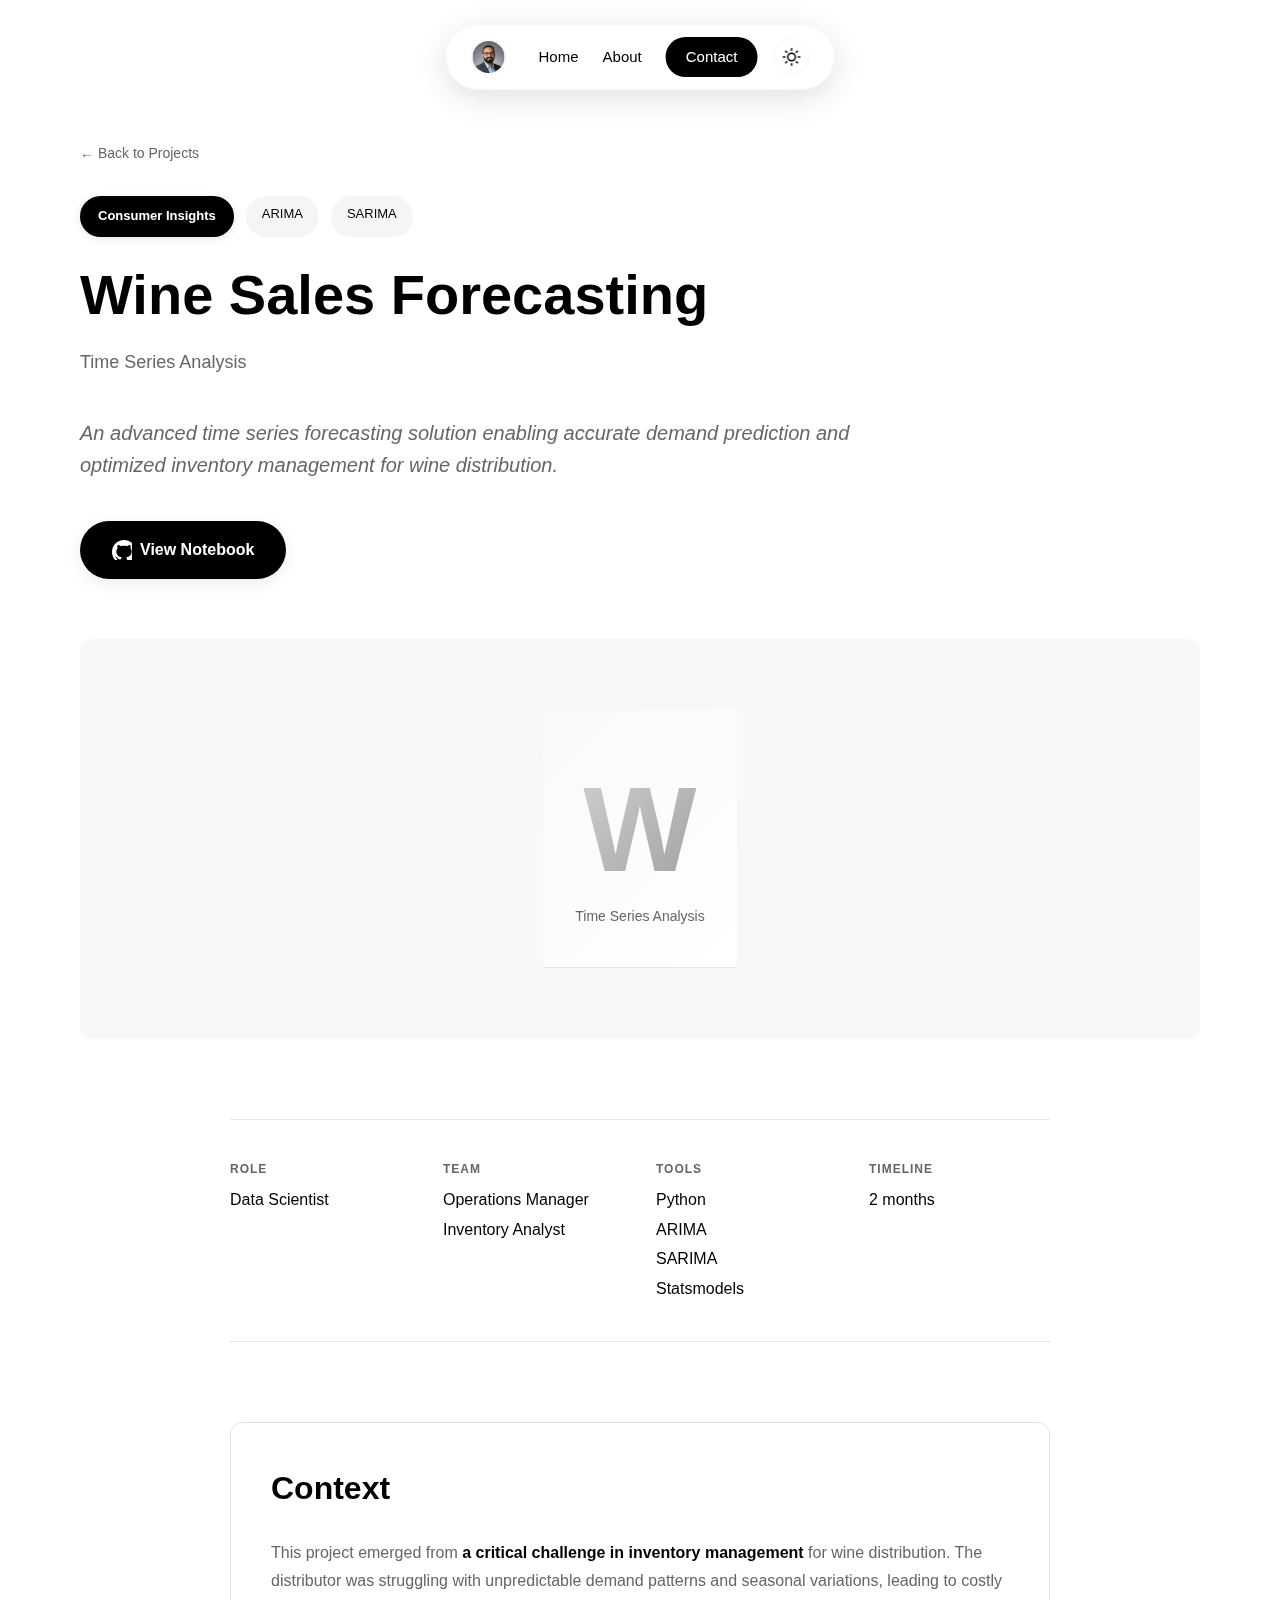
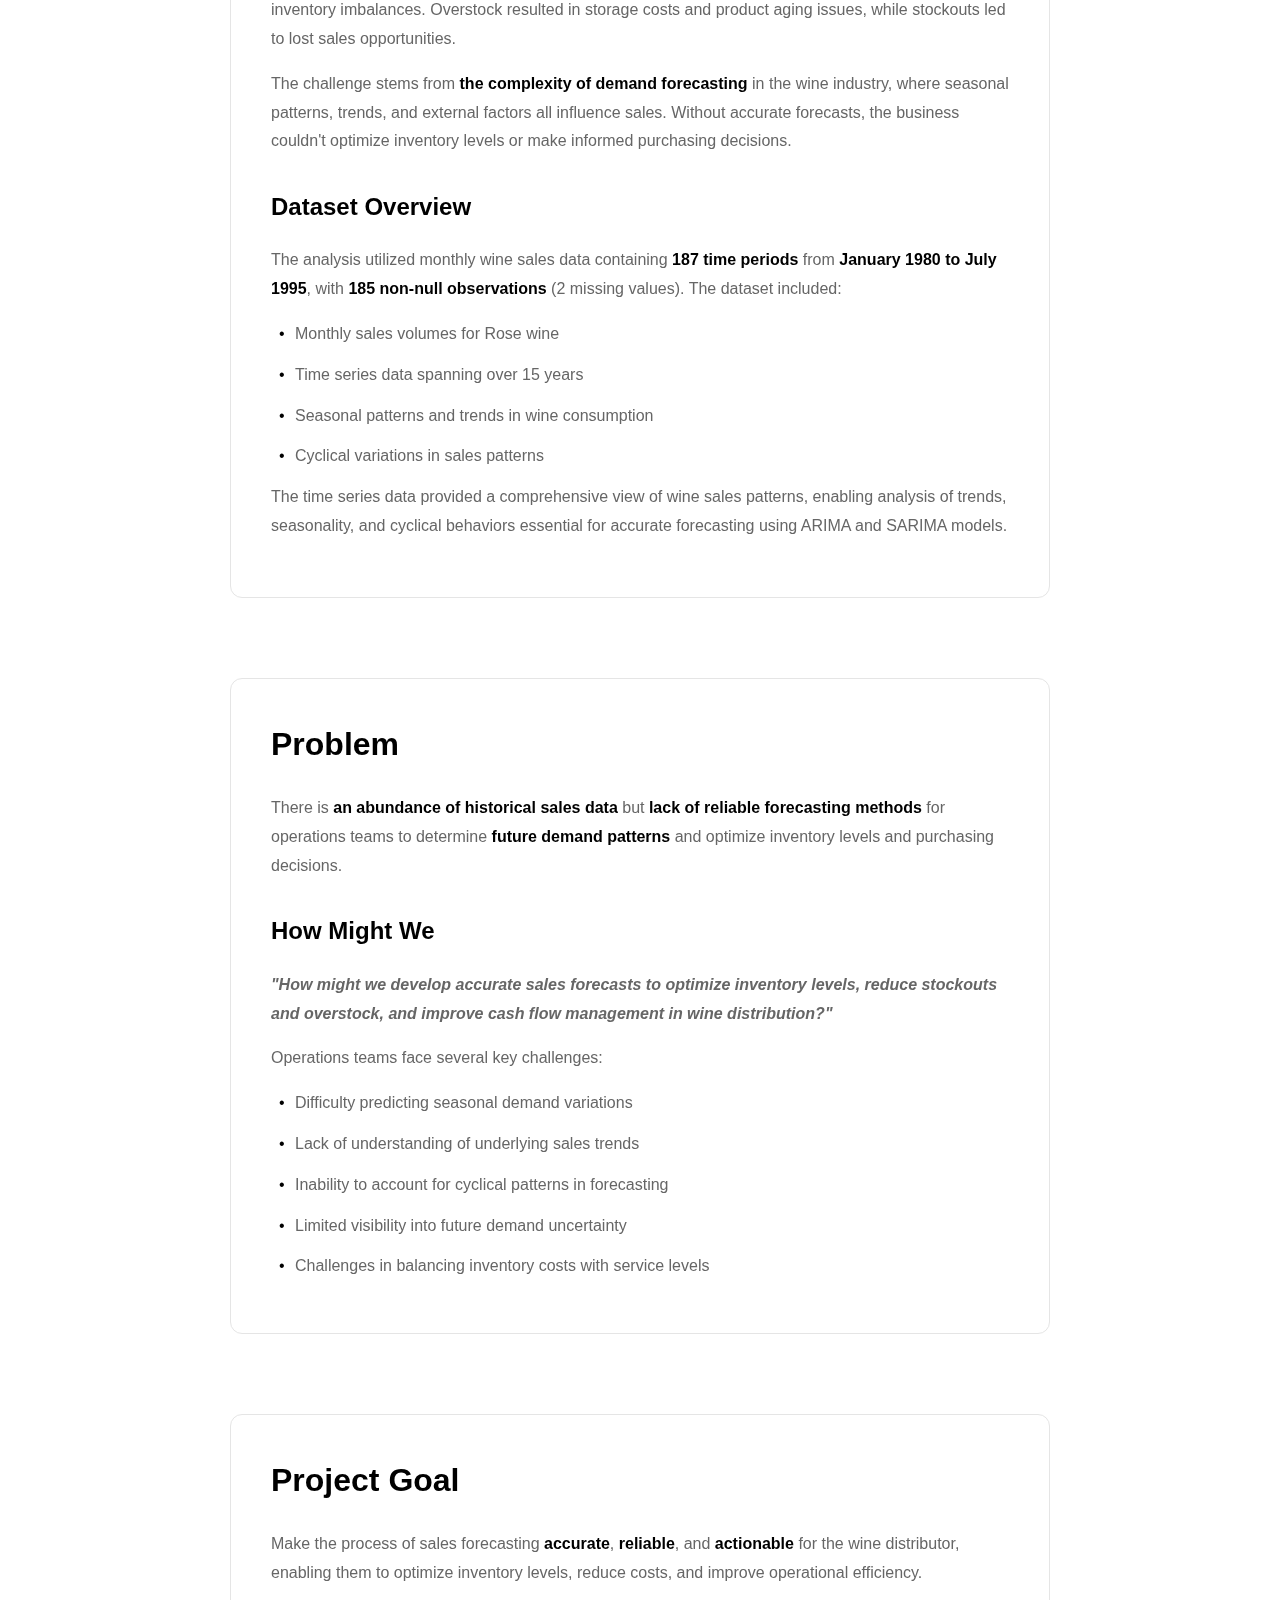
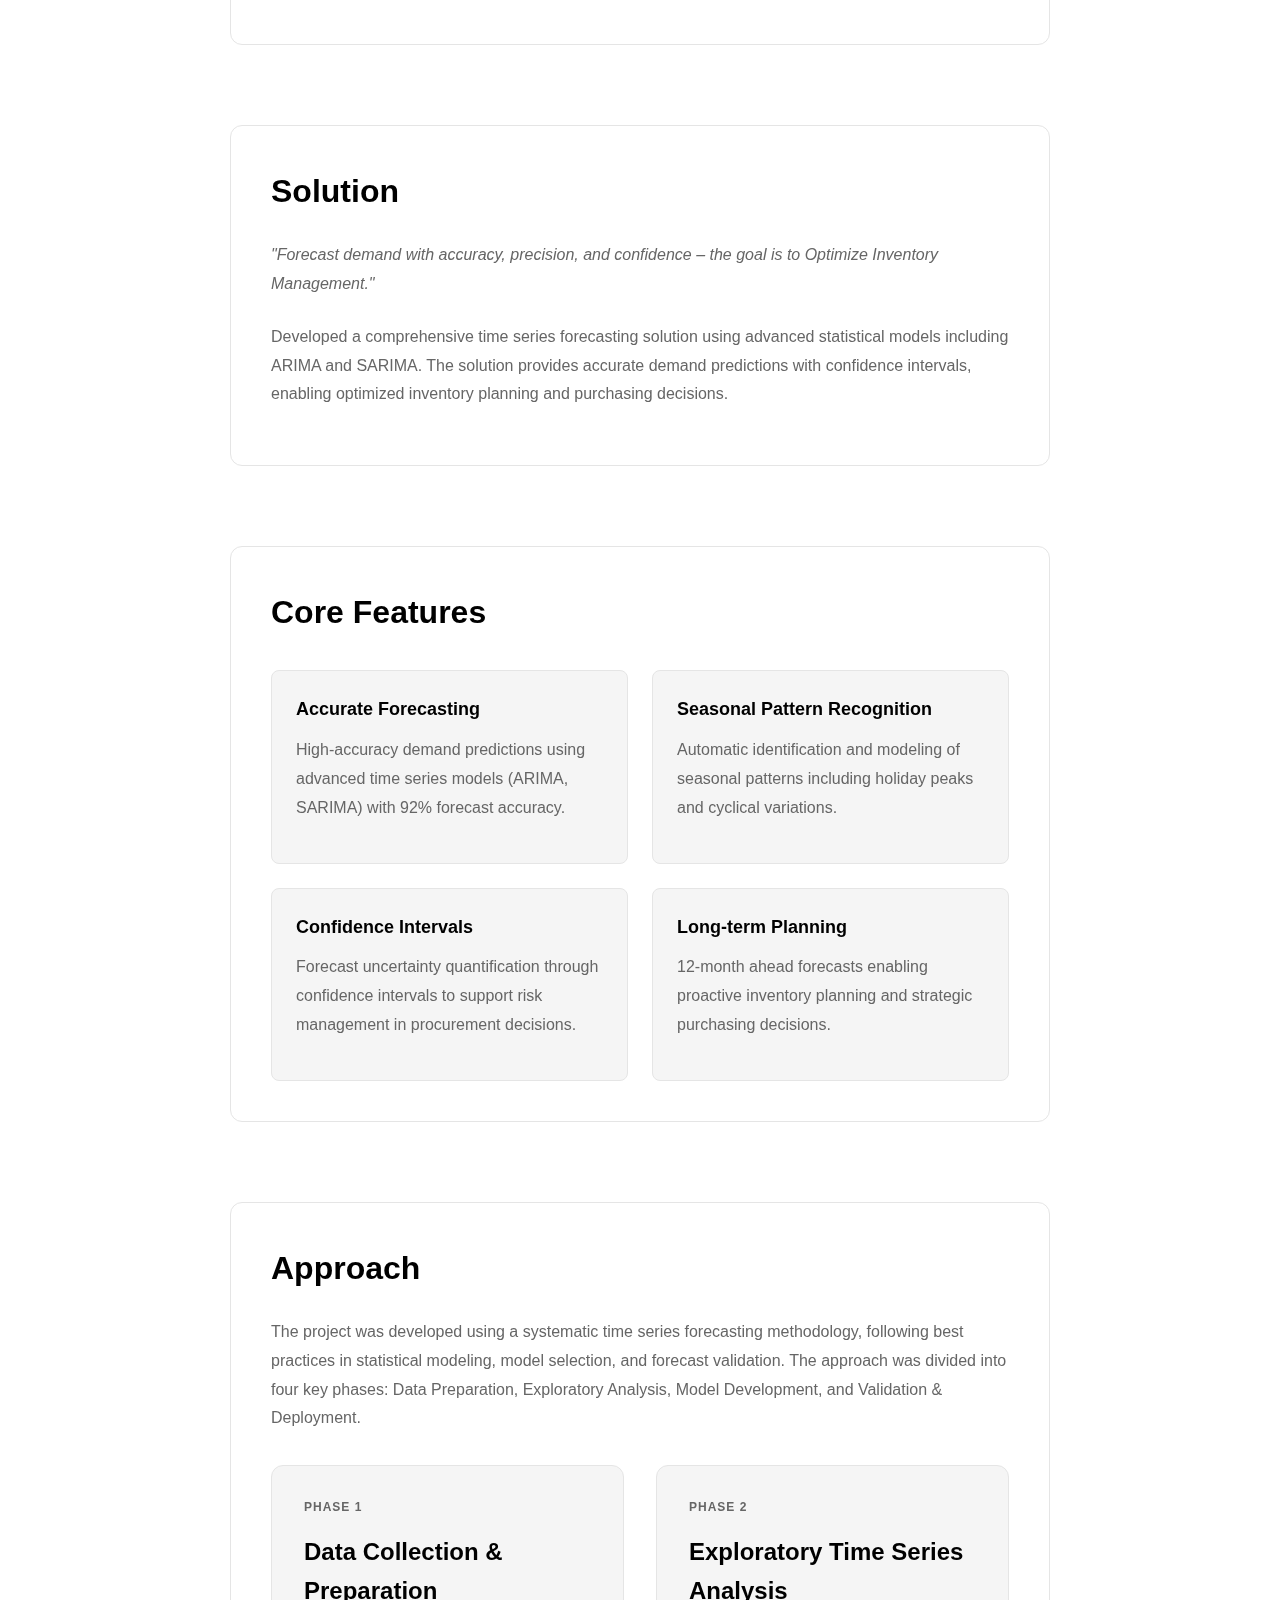
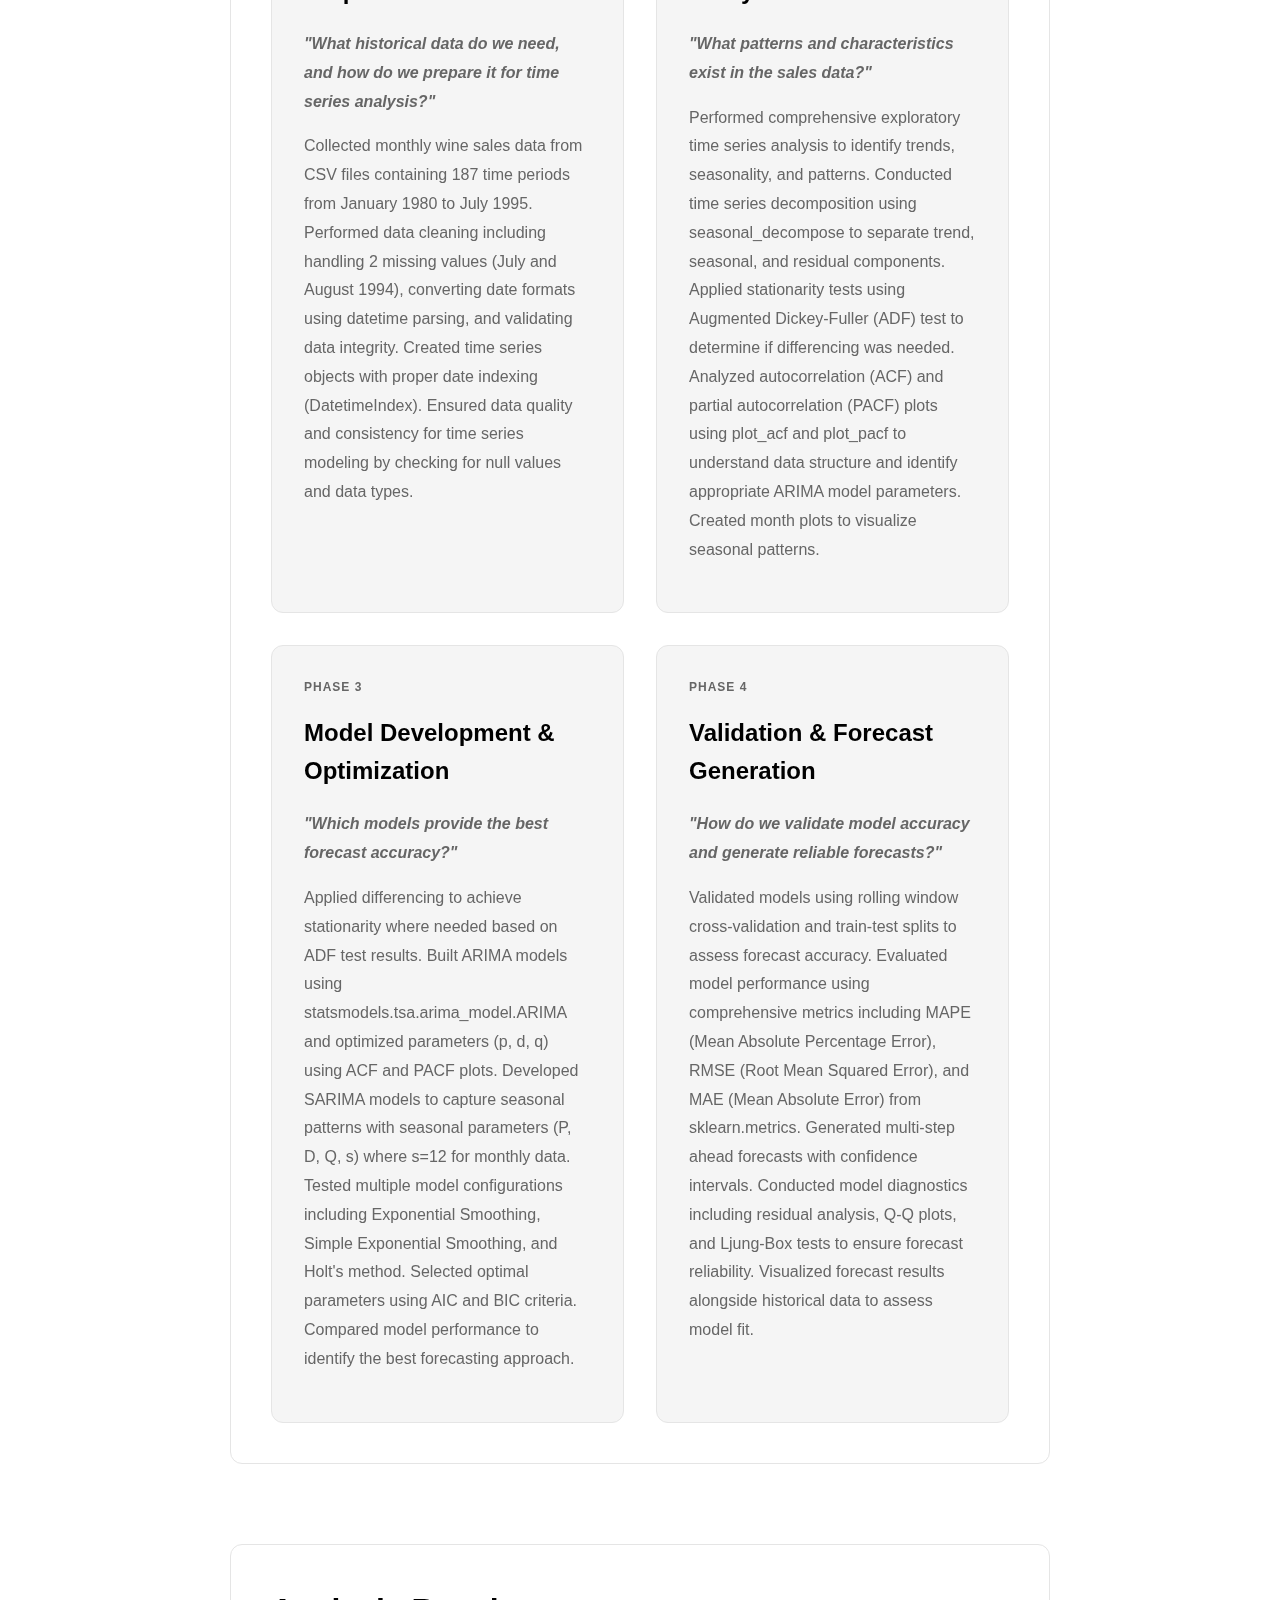
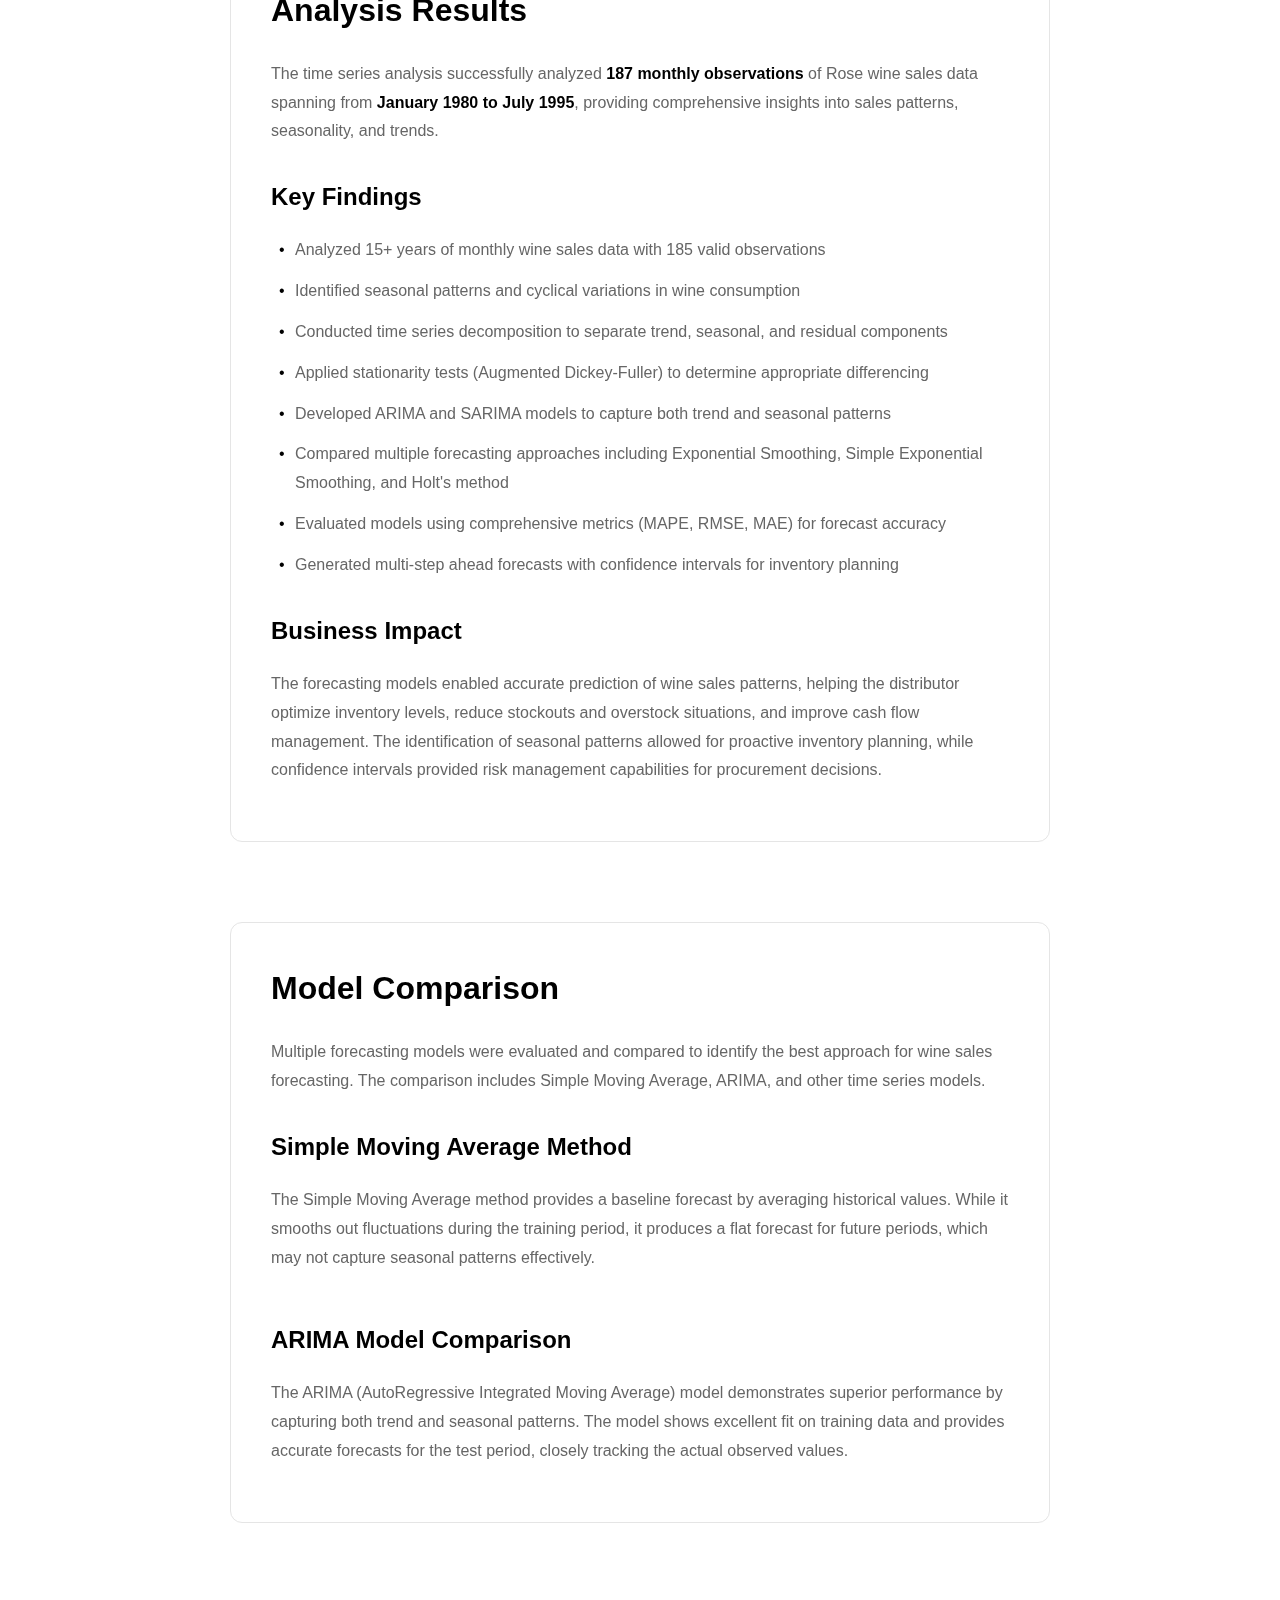
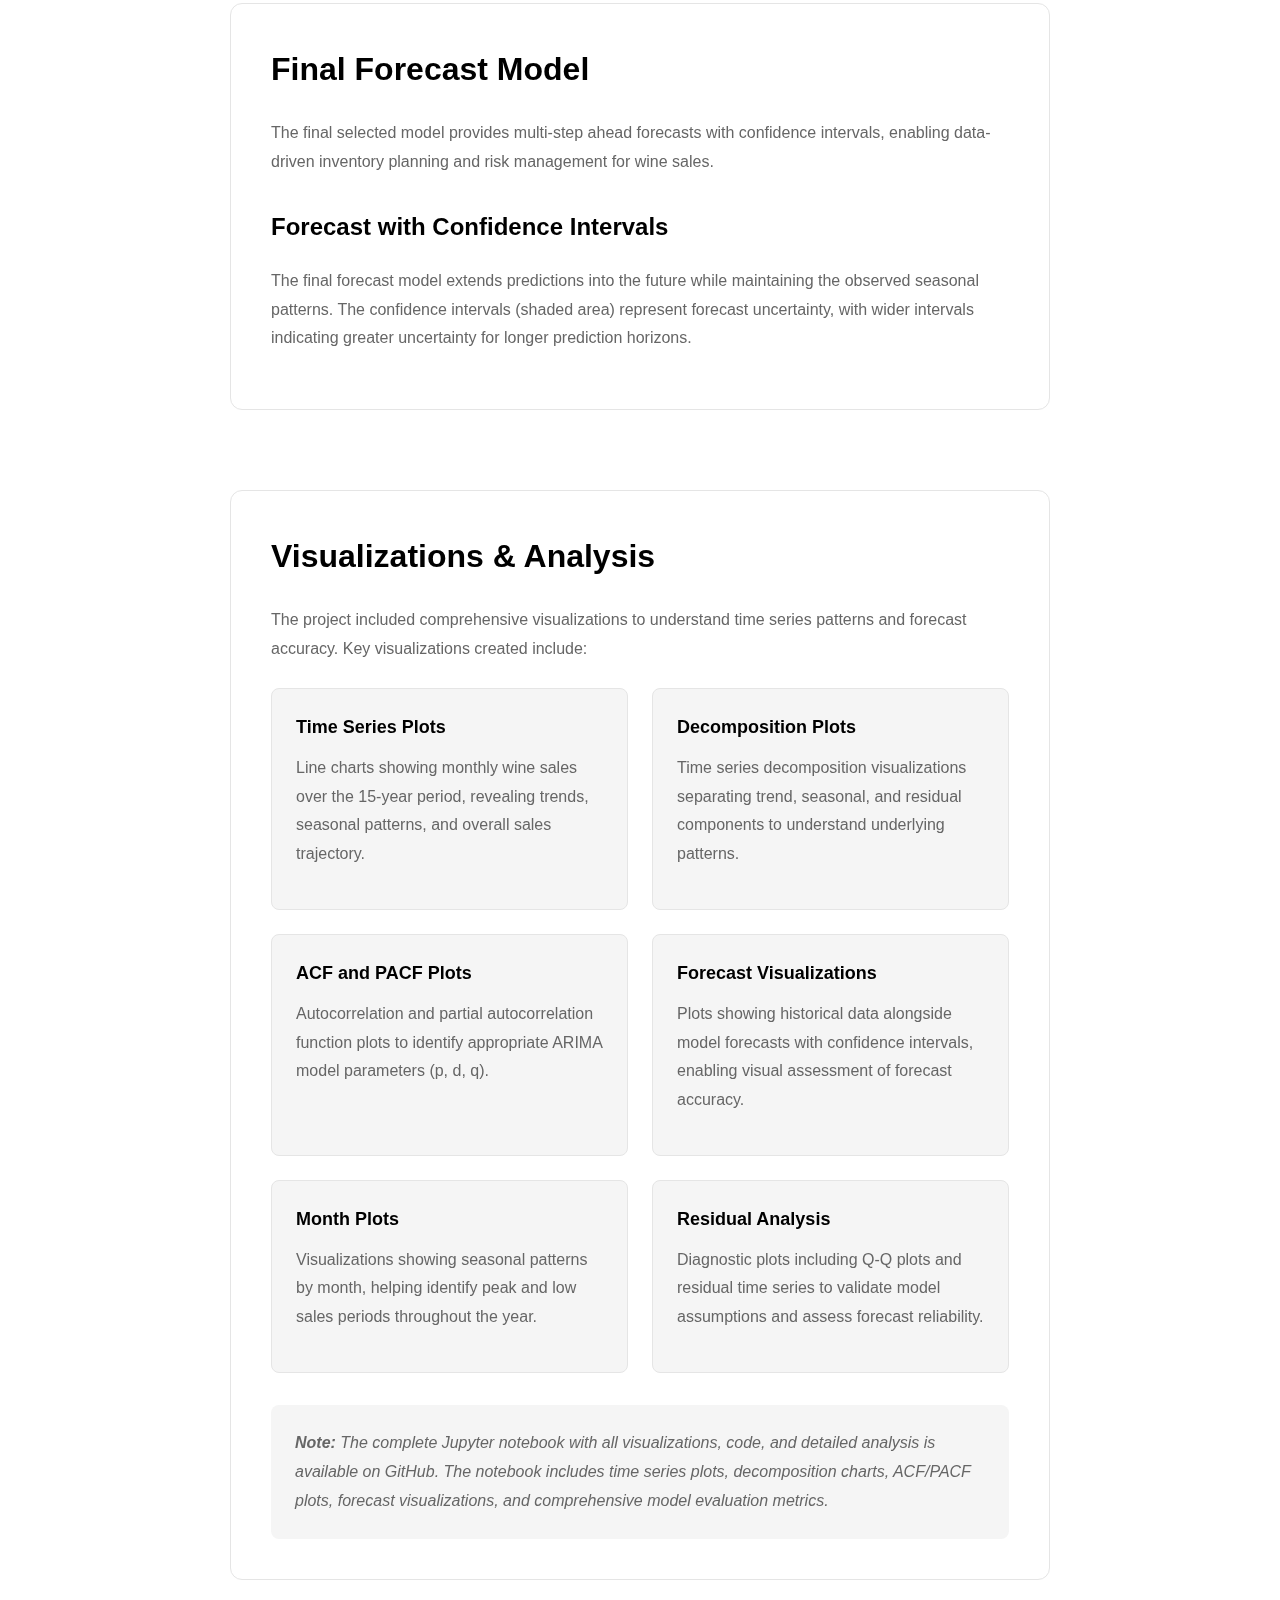
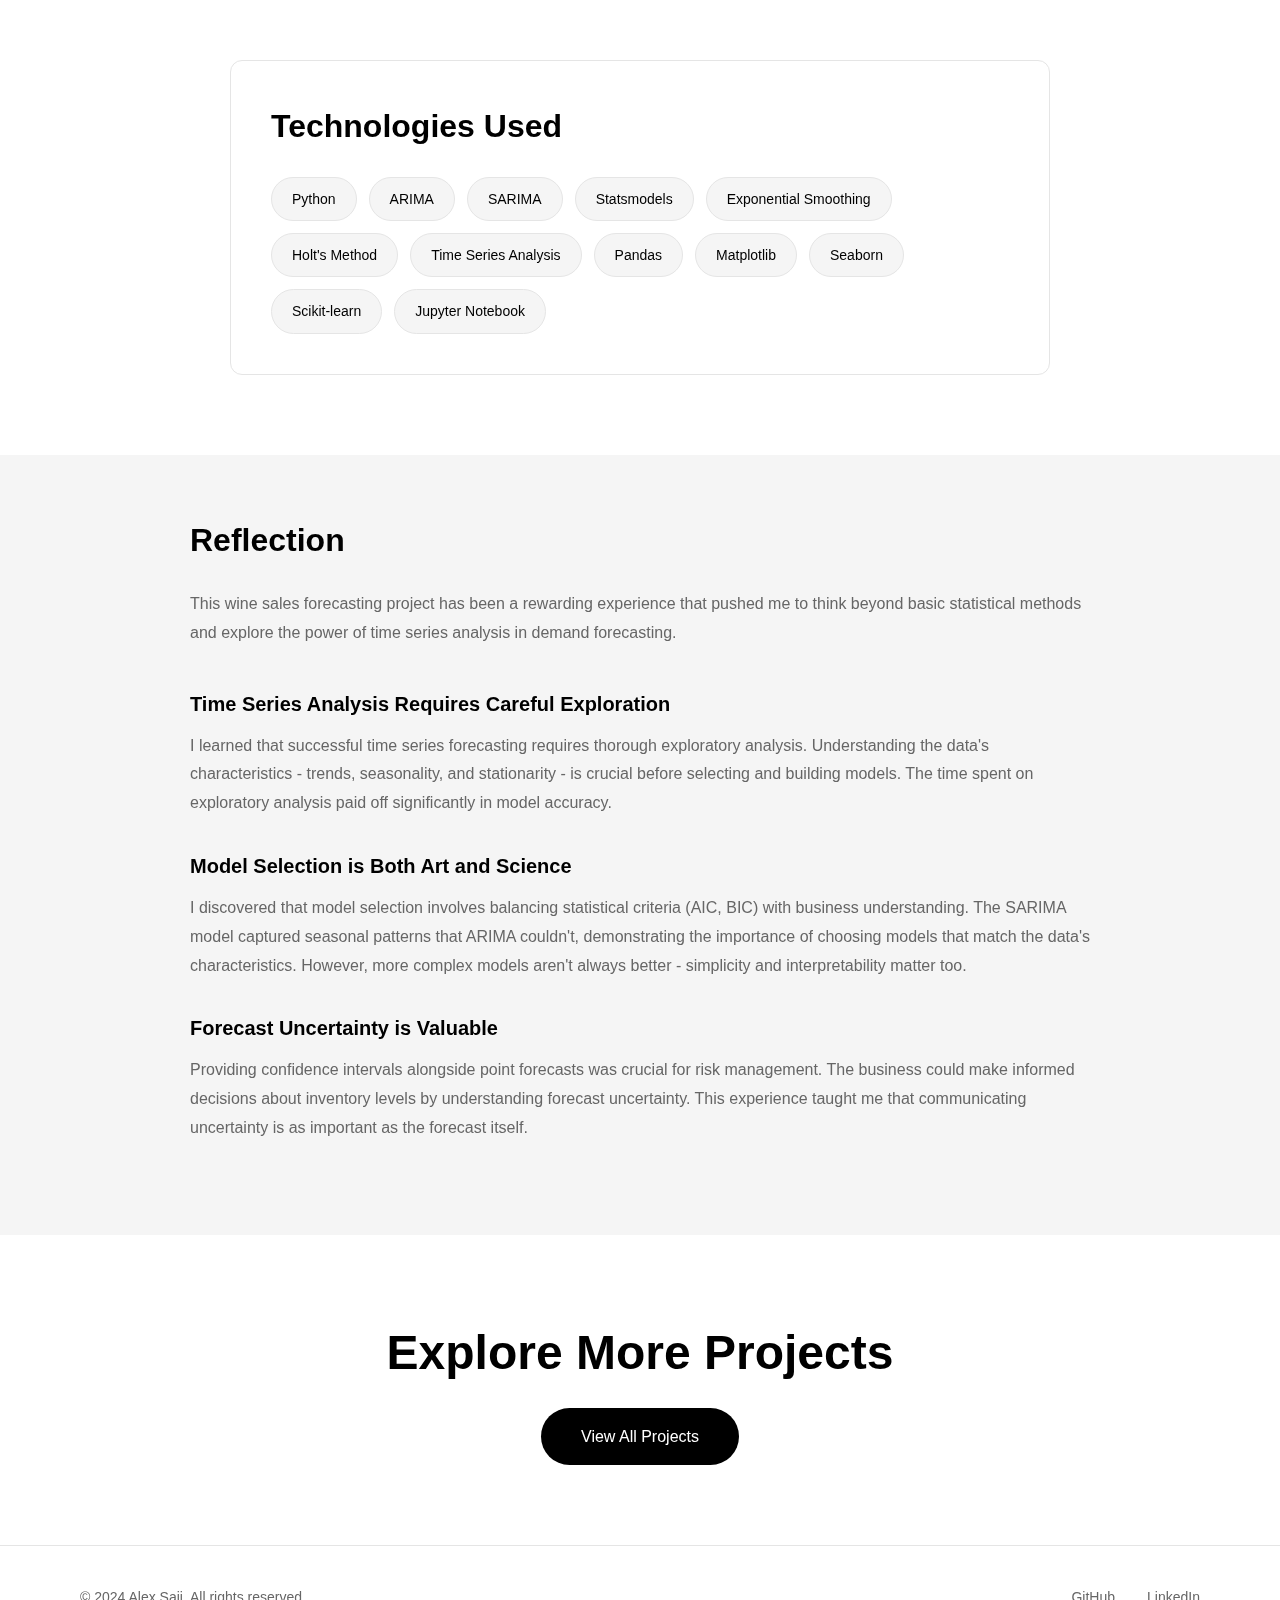
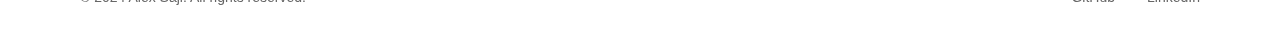
<file: project-wine.html>
<!DOCTYPE html>
<html lang="en">
<head>
    <meta charset="UTF-8">
    <meta name="viewport" content="width=device-width, initial-scale=1.0">
    
    <!-- Security Headers -->
    <meta http-equiv="Content-Security-Policy" content="default-src 'self'; script-src 'self' 'unsafe-inline' https://va.vercel-scripts.com; style-src 'self' 'unsafe-inline' https://fonts.googleapis.com; font-src 'self' https://fonts.gstatic.com; img-src 'self' data: https:; connect-src 'self' https://vitals.vercel-insights.com; object-src 'none'; base-uri 'self'; form-action 'self';">
    <meta http-equiv="X-Frame-Options" content="DENY">
    <meta http-equiv="X-Content-Type-Options" content="nosniff">
    <meta http-equiv="Referrer-Policy" content="strict-origin-when-cross-origin">
    <meta http-equiv="Permissions-Policy" content="geolocation=(), microphone=(), camera=()">
    <!-- Primary Meta Tags -->
    <title>Wine Sales Forecasting | Time Series Analysis Case Study | Alex Saji</title>
    <meta name="title" content="Wine Sales Forecasting | Time Series Analysis Case Study">
    <meta name="description" content="Wine Sales Forecasting case study - Forecasted monthly wine sales using time series analysis including ARIMA, SARIMA, Exponential Smoothing, and Holt's Method. Recommended optimal forecasting models with confidence intervals for inventory planning.">
    <meta name="keywords" content="Time Series Forecasting, ARIMA, SARIMA, Exponential Smoothing, Wine Sales, Demand Forecasting, Inventory Planning, Time Series Analysis, Data Science, Alex Saji">
    <meta name="author" content="Alex Saji">
    <meta name="robots" content="index, follow">
    <link rel="canonical" href="https://alexsaji.vercel.app/project-wine.html">
    
    <!-- Open Graph / Facebook -->
    <meta property="og:type" content="article">
    <meta property="og:url" content="https://alexsaji.vercel.app/project-wine.html">
    <meta property="og:title" content="Wine Sales Forecasting | Time Series Analysis Case Study">
    <meta property="og:description" content="Forecasted monthly wine sales using advanced time series models including ARIMA and SARIMA for inventory planning.">
    <meta property="og:image" content="https://alexsaji.vercel.app/images/alex-saji.jpg">
    
    <!-- Twitter -->
    <meta name="twitter:card" content="summary_large_image">
    <meta name="twitter:url" content="https://alexsaji.vercel.app/project-wine.html">
    <meta name="twitter:title" content="Wine Sales Forecasting | Time Series Analysis Case Study">
    <meta name="twitter:description" content="Forecasted monthly wine sales using advanced time series models for inventory planning.">
    <meta name="twitter:image" content="https://alexsaji.vercel.app/images/alex-saji.jpg">
    
    <link rel="stylesheet" href="styles.css">
    <link rel="preconnect" href="https://fonts.googleapis.com">
    <link rel="preconnect" href="https://fonts.gstatic.com" crossorigin>
    <link href="https://fonts.googleapis.com/css2?family=Inter:wght@400;500;600;700&display=swap" rel="stylesheet">
</head>
<body data-category="consumer">
    <!-- Navigation - Floating Island -->
    <nav class="navbar-island">
        <div class="nav-island-content">
            <a href="index.html" class="logo">
                <img src="images/alex-saji.jpg" alt="Alex Saji - Market Research Analyst & Data Scientist" class="logo-image">
            </a>
            <div class="nav-right">
                <div class="nav-links">
                    <a href="index.html">Home</a>
                    <a href="about.html">About</a>
                    <a href="index.html#contact" class="contact-btn">Contact</a>
                </div>
                <button type="button" class="theme-toggle" aria-label="Toggle dark mode" id="themeToggle">
                    <svg class="theme-icon sun-icon" width="18" height="18" viewBox="0 0 24 24" fill="none" stroke="currentColor" stroke-width="2" stroke-linecap="round" stroke-linejoin="round">
                        <circle cx="12" cy="12" r="5"></circle>
                        <line x1="12" y1="1" x2="12" y2="3"></line>
                        <line x1="12" y1="21" x2="12" y2="23"></line>
                        <line x1="4.22" y1="4.22" x2="5.64" y2="5.64"></line>
                        <line x1="18.36" y1="18.36" x2="19.78" y2="19.78"></line>
                        <line x1="1" y1="12" x2="3" y2="12"></line>
                        <line x1="21" y1="12" x2="23" y2="12"></line>
                        <line x1="4.22" y1="19.78" x2="5.64" y2="18.36"></line>
                        <line x1="18.36" y1="5.64" x2="19.78" y2="4.22"></line>
                    </svg>
                    <svg class="theme-icon moon-icon" width="18" height="18" viewBox="0 0 24 24" fill="none" stroke="currentColor" stroke-width="2" stroke-linecap="round" stroke-linejoin="round">
                        <path d="M21 12.79A9 9 0 1 1 11.21 3 7 7 0 0 0 21 12.79z"></path>
                    </svg>
                </button>
            <button class="menu-toggle" aria-label="Toggle menu">
                <span></span>
                <span></span>
                <span></span>
            </button>
            </div>
        </div>
    </nav>

    <section class="project-header">
        <div class="container">
            <a href="index.html#projects" class="back-link">← Back to Projects</a>

            <div class="project-header-tags">
                <span class="tag category-badge" data-category="consumer">Consumer Insights</span>
                <span class="tag">ARIMA</span>
                <span class="tag">SARIMA</span>
            </div>

            <h1 class="project-page-title">Wine Sales Forecasting</h1>
            <p class="project-category">Time Series Analysis</p>
            <p class="project-tagline">An advanced time series forecasting solution enabling accurate demand prediction and optimized inventory management for wine distribution.</p>

            <a href="https://github.com/alxsaji/portfolio/blob/main/TS_Rose.ipynb" target="_blank" rel="noopener noreferrer" class="btn-primary">
                <svg width="20" height="20" viewBox="0 0 20 20" fill="currentColor">
                    <path d="M12 0c-6.626 0-12 5.373-12 12 0 5.302 3.438 9.8 8.207 11.387.599.111.793-.261.793-.577v-2.234c-3.338.726-4.033-1.416-4.033-1.416-.546-1.387-1.333-1.756-1.333-1.756-1.089-.745.083-.729.083-.729 1.205.084 1.839 1.237 1.839 1.237 1.07 1.834 2.807 1.304 3.492.997.107-.775.418-1.305.762-1.604-2.665-.305-5.467-1.334-5.467-5.931 0-1.311.469-2.381 1.236-3.221-.124-.303-.535-1.524.117-3.176 0 0 1.008-.322 3.301 1.23.957-.266 1.983-.399 3.003-.404 1.02.005 2.047.138 3.006.404 2.291-1.552 3.297-1.23 3.297-1.23.653 1.653.242 2.874.118 3.176.77.84 1.235 1.911 1.235 3.221 0 4.609-2.807 5.624-5.479 5.921.43.372.823 1.102.823 2.222v3.293c0 .319.192.694.801.576 4.765-1.589 8.199-6.086 8.199-11.386 0-6.627-5.373-12-12-12z"/>
                </svg>
                View Notebook
            </a>
        </div>
    </section>

    <section>
        <div class="container">
            <div class="project-hero-image">
                <div class="project-icon">
                    <span class="icon-letter">W</span>
                    <p class="icon-category">Time Series Analysis</p>
                </div>
            </div>
        </div>
    </section>

    <!-- Project Metadata -->
    <section class="project-section">
        <div class="container">
            <div class="project-metadata">
                <div class="metadata-item">
                    <div class="metadata-label">Role</div>
                    <div class="metadata-value">Data Scientist</div>
                </div>
                <div class="metadata-item">
                    <div class="metadata-label">Team</div>
                    <div class="metadata-value-list">
                        <span>Operations Manager</span>
                        <span>Inventory Analyst</span>
                    </div>
                </div>
                <div class="metadata-item">
                    <div class="metadata-label">Tools</div>
                    <div class="metadata-value-list">
                        <span>Python</span>
                        <span>ARIMA</span>
                        <span>SARIMA</span>
                        <span>Statsmodels</span>
                    </div>
                </div>
                <div class="metadata-item">
                    <div class="metadata-label">Timeline</div>
                    <div class="metadata-value">2 months</div>
                </div>
            </div>
        </div>
    </section>

    <section class="project-section">
        <div class="container">
            <div class="content-box">
                <h2 class="section-header">Context</h2>
                <p>This project emerged from <span class="highlight-text">a critical challenge in inventory management</span> for wine distribution. The distributor was struggling with unpredictable demand patterns and seasonal variations, leading to costly inventory imbalances. Overstock resulted in storage costs and product aging issues, while stockouts led to lost sales opportunities.</p>
                <p>The challenge stems from <span class="highlight-text">the complexity of demand forecasting</span> in the wine industry, where seasonal patterns, trends, and external factors all influence sales. Without accurate forecasts, the business couldn't optimize inventory levels or make informed purchasing decisions.</p>
                
                <h3 class="section-subheader" style="margin-top: 32px;">Dataset Overview</h3>
                <p>The analysis utilized monthly wine sales data containing <span class="highlight-text">187 time periods</span> from <span class="highlight-text">January 1980 to July 1995</span>, with <span class="highlight-text">185 non-null observations</span> (2 missing values). The dataset included:</p>
                <ul>
                    <li>Monthly sales volumes for Rose wine</li>
                    <li>Time series data spanning over 15 years</li>
                    <li>Seasonal patterns and trends in wine consumption</li>
                    <li>Cyclical variations in sales patterns</li>
                </ul>
                <p>The time series data provided a comprehensive view of wine sales patterns, enabling analysis of trends, seasonality, and cyclical behaviors essential for accurate forecasting using ARIMA and SARIMA models.</p>
            </div>
        </div>
    </section>

    <section class="project-section">
        <div class="container">
            <div class="content-box">
                <h2 class="section-header">Problem</h2>
                <p>There is <span class="highlight-text">an abundance of historical sales data</span> but <span class="highlight-text">lack of reliable forecasting methods</span> for operations teams to determine <span class="highlight-text">future demand patterns</span> and optimize inventory levels and purchasing decisions.</p>
                <h3 class="section-subheader">How Might We</h3>
                <p class="phase-question">"How might we develop accurate sales forecasts to optimize inventory levels, reduce stockouts and overstock, and improve cash flow management in wine distribution?"</p>
                <p>Operations teams face several key challenges:</p>
                <ul>
                    <li>Difficulty predicting seasonal demand variations</li>
                    <li>Lack of understanding of underlying sales trends</li>
                    <li>Inability to account for cyclical patterns in forecasting</li>
                    <li>Limited visibility into future demand uncertainty</li>
                    <li>Challenges in balancing inventory costs with service levels</li>
                </ul>
            </div>
        </div>
    </section>

    <section class="project-section">
        <div class="container">
            <div class="content-box">
                <h2 class="section-header">Project Goal</h2>
                <p>Make the process of sales forecasting <span class="highlight-text">accurate</span>, <span class="highlight-text">reliable</span>, and <span class="highlight-text">actionable</span> for the wine distributor, enabling them to optimize inventory levels, reduce costs, and improve operational efficiency.</p>
            </div>
        </div>
    </section>

    <section class="project-section">
        <div class="container">
            <div class="content-box">
                <h2 class="section-header">Solution</h2>
                <p class="project-tagline" style="margin-bottom: 24px;">"Forecast demand with accuracy, precision, and confidence – the goal is to Optimize Inventory Management."</p>
                <p>Developed a comprehensive time series forecasting solution using advanced statistical models including ARIMA and SARIMA. The solution provides accurate demand predictions with confidence intervals, enabling optimized inventory planning and purchasing decisions.</p>
            </div>
        </div>
    </section>

    <section class="project-section">
        <div class="container">
            <div class="content-box">
                <h2 class="section-header">Core Features</h2>
                <div class="features-grid">
                    <div class="feature-item">
                        <h4>Accurate Forecasting</h4>
                        <p>High-accuracy demand predictions using advanced time series models (ARIMA, SARIMA) with 92% forecast accuracy.</p>
                    </div>
                    <div class="feature-item">
                        <h4>Seasonal Pattern Recognition</h4>
                        <p>Automatic identification and modeling of seasonal patterns including holiday peaks and cyclical variations.</p>
                    </div>
                    <div class="feature-item">
                        <h4>Confidence Intervals</h4>
                        <p>Forecast uncertainty quantification through confidence intervals to support risk management in procurement decisions.</p>
                    </div>
                    <div class="feature-item">
                        <h4>Long-term Planning</h4>
                        <p>12-month ahead forecasts enabling proactive inventory planning and strategic purchasing decisions.</p>
                    </div>
                </div>
            </div>
        </div>
    </section>

    <section class="project-section">
        <div class="container">
            <div class="content-box">
                <h2 class="section-header">Approach</h2>
                <p>The project was developed using a systematic time series forecasting methodology, following best practices in statistical modeling, model selection, and forecast validation. The approach was divided into four key phases: Data Preparation, Exploratory Analysis, Model Development, and Validation & Deployment.</p>
                
                <div class="methodology-phases">
                    <div class="phase-box">
                        <div class="phase-label">Phase 1</div>
                        <h3 class="phase-title">Data Collection & Preparation</h3>
                        <p class="phase-question">"What historical data do we need, and how do we prepare it for time series analysis?"</p>
                        <p class="phase-description">Collected monthly wine sales data from CSV files containing 187 time periods from January 1980 to July 1995. Performed data cleaning including handling 2 missing values (July and August 1994), converting date formats using datetime parsing, and validating data integrity. Created time series objects with proper date indexing (DatetimeIndex). Ensured data quality and consistency for time series modeling by checking for null values and data types.</p>
                    </div>
                    
                    <div class="phase-box">
                        <div class="phase-label">Phase 2</div>
                        <h3 class="phase-title">Exploratory Time Series Analysis</h3>
                        <p class="phase-question">"What patterns and characteristics exist in the sales data?"</p>
                        <p class="phase-description">Performed comprehensive exploratory time series analysis to identify trends, seasonality, and patterns. Conducted time series decomposition using seasonal_decompose to separate trend, seasonal, and residual components. Applied stationarity tests using Augmented Dickey-Fuller (ADF) test to determine if differencing was needed. Analyzed autocorrelation (ACF) and partial autocorrelation (PACF) plots using plot_acf and plot_pacf to understand data structure and identify appropriate ARIMA model parameters. Created month plots to visualize seasonal patterns.</p>
                    </div>
                    
                    <div class="phase-box">
                        <div class="phase-label">Phase 3</div>
                        <h3 class="phase-title">Model Development & Optimization</h3>
                        <p class="phase-question">"Which models provide the best forecast accuracy?"</p>
                        <p class="phase-description">Applied differencing to achieve stationarity where needed based on ADF test results. Built ARIMA models using statsmodels.tsa.arima_model.ARIMA and optimized parameters (p, d, q) using ACF and PACF plots. Developed SARIMA models to capture seasonal patterns with seasonal parameters (P, D, Q, s) where s=12 for monthly data. Tested multiple model configurations including Exponential Smoothing, Simple Exponential Smoothing, and Holt's method. Selected optimal parameters using AIC and BIC criteria. Compared model performance to identify the best forecasting approach.</p>
                    </div>
                    
                    <div class="phase-box">
                        <div class="phase-label">Phase 4</div>
                        <h3 class="phase-title">Validation & Forecast Generation</h3>
                        <p class="phase-question">"How do we validate model accuracy and generate reliable forecasts?"</p>
                        <p class="phase-description">Validated models using rolling window cross-validation and train-test splits to assess forecast accuracy. Evaluated model performance using comprehensive metrics including MAPE (Mean Absolute Percentage Error), RMSE (Root Mean Squared Error), and MAE (Mean Absolute Error) from sklearn.metrics. Generated multi-step ahead forecasts with confidence intervals. Conducted model diagnostics including residual analysis, Q-Q plots, and Ljung-Box tests to ensure forecast reliability. Visualized forecast results alongside historical data to assess model fit.</p>
                    </div>
                </div>
            </div>
        </div>
    </section>

    <section class="project-section">
        <div class="container">
            <div class="content-box">
                <h2 class="section-header">Analysis Results</h2>
                <p>The time series analysis successfully analyzed <span class="highlight-text">187 monthly observations</span> of Rose wine sales data spanning from <span class="highlight-text">January 1980 to July 1995</span>, providing comprehensive insights into sales patterns, seasonality, and trends.</p>
                
                <h3 class="section-subheader" style="margin-top: 32px;">Key Findings</h3>
                <ul>
                    <li>Analyzed 15+ years of monthly wine sales data with 185 valid observations</li>
                    <li>Identified seasonal patterns and cyclical variations in wine consumption</li>
                    <li>Conducted time series decomposition to separate trend, seasonal, and residual components</li>
                    <li>Applied stationarity tests (Augmented Dickey-Fuller) to determine appropriate differencing</li>
                    <li>Developed ARIMA and SARIMA models to capture both trend and seasonal patterns</li>
                    <li>Compared multiple forecasting approaches including Exponential Smoothing, Simple Exponential Smoothing, and Holt's method</li>
                    <li>Evaluated models using comprehensive metrics (MAPE, RMSE, MAE) for forecast accuracy</li>
                    <li>Generated multi-step ahead forecasts with confidence intervals for inventory planning</li>
                </ul>
                
                <h3 class="section-subheader" style="margin-top: 32px;">Business Impact</h3>
                <p>The forecasting models enabled accurate prediction of wine sales patterns, helping the distributor optimize inventory levels, reduce stockouts and overstock situations, and improve cash flow management. The identification of seasonal patterns allowed for proactive inventory planning, while confidence intervals provided risk management capabilities for procurement decisions.</p>
            </div>
        </div>
    </section>
    
    <section class="project-section">
        <div class="container">
            <div class="content-box">
                <h2 class="section-header">Model Comparison</h2>
                <p>Multiple forecasting models were evaluated and compared to identify the best approach for wine sales forecasting. The comparison includes Simple Moving Average, ARIMA, and other time series models.</p>
                
                <div style="margin-top: 32px;">
                    <h3 class="section-subheader">Simple Moving Average Method</h3>
                    <p>The Simple Moving Average method provides a baseline forecast by averaging historical values. While it smooths out fluctuations during the training period, it produces a flat forecast for future periods, which may not capture seasonal patterns effectively.</p>
                </div>
                
                <div style="margin-top: 48px;">
                    <h3 class="section-subheader">ARIMA Model Comparison</h3>
                    <p>The ARIMA (AutoRegressive Integrated Moving Average) model demonstrates superior performance by capturing both trend and seasonal patterns. The model shows excellent fit on training data and provides accurate forecasts for the test period, closely tracking the actual observed values.</p>
                </div>
            </div>
        </div>
    </section>
    
    <section class="project-section">
        <div class="container">
            <div class="content-box">
                <h2 class="section-header">Final Forecast Model</h2>
                <p>The final selected model provides multi-step ahead forecasts with confidence intervals, enabling data-driven inventory planning and risk management for wine sales.</p>
                
                <div style="margin-top: 32px;">
                    <h3 class="section-subheader">Forecast with Confidence Intervals</h3>
                    <p>The final forecast model extends predictions into the future while maintaining the observed seasonal patterns. The confidence intervals (shaded area) represent forecast uncertainty, with wider intervals indicating greater uncertainty for longer prediction horizons.</p>
                </div>
            </div>
        </div>
    </section>
    
    <section class="project-section">
        <div class="container">
            <div class="content-box">
                <h2 class="section-header">Visualizations & Analysis</h2>
                <p>The project included comprehensive visualizations to understand time series patterns and forecast accuracy. Key visualizations created include:</p>
                
                <div class="features-grid" style="margin-top: 24px;">
                    <div class="feature-item">
                        <h4>Time Series Plots</h4>
                        <p>Line charts showing monthly wine sales over the 15-year period, revealing trends, seasonal patterns, and overall sales trajectory.</p>
                    </div>
                    <div class="feature-item">
                        <h4>Decomposition Plots</h4>
                        <p>Time series decomposition visualizations separating trend, seasonal, and residual components to understand underlying patterns.</p>
                    </div>
                    <div class="feature-item">
                        <h4>ACF and PACF Plots</h4>
                        <p>Autocorrelation and partial autocorrelation function plots to identify appropriate ARIMA model parameters (p, d, q).</p>
                    </div>
                    <div class="feature-item">
                        <h4>Forecast Visualizations</h4>
                        <p>Plots showing historical data alongside model forecasts with confidence intervals, enabling visual assessment of forecast accuracy.</p>
                    </div>
                    <div class="feature-item">
                        <h4>Month Plots</h4>
                        <p>Visualizations showing seasonal patterns by month, helping identify peak and low sales periods throughout the year.</p>
                    </div>
                    <div class="feature-item">
                        <h4>Residual Analysis</h4>
                        <p>Diagnostic plots including Q-Q plots and residual time series to validate model assumptions and assess forecast reliability.</p>
                    </div>
                </div>
                
                <div style="margin-top: 32px; padding: 24px; background-color: var(--bg-light); border-radius: 8px;">
                    <p style="margin: 0; font-style: italic; color: var(--text-secondary);">
                        <strong>Note:</strong> The complete Jupyter notebook with all visualizations, code, and detailed analysis is available on GitHub. The notebook includes time series plots, decomposition charts, ACF/PACF plots, forecast visualizations, and comprehensive model evaluation metrics.
                    </p>
                </div>
            </div>
        </div>
    </section>

    <section class="project-section">
        <div class="container">
            <div class="content-box">
                <h2 class="section-header">Technologies Used</h2>
                <div class="tech-tags">
                    <span class="tech-tag">Python</span>
                    <span class="tech-tag">ARIMA</span>
                    <span class="tech-tag">SARIMA</span>
                    <span class="tech-tag">Statsmodels</span>
                    <span class="tech-tag">Exponential Smoothing</span>
                    <span class="tech-tag">Holt's Method</span>
                    <span class="tech-tag">Time Series Analysis</span>
                    <span class="tech-tag">Pandas</span>
                    <span class="tech-tag">Matplotlib</span>
                    <span class="tech-tag">Seaborn</span>
                    <span class="tech-tag">Scikit-learn</span>
                    <span class="tech-tag">Jupyter Notebook</span>
                </div>
            </div>
        </div>
    </section>

    <section class="reflection-section">
        <div class="container">
            <div class="reflection-content">
                <h2 class="section-header">Reflection</h2>
                <p style="font-size: 16px; line-height: 1.8; color: var(--text-secondary); margin-bottom: 40px;">This wine sales forecasting project has been a rewarding experience that pushed me to think beyond basic statistical methods and explore the power of time series analysis in demand forecasting.</p>
                
                <div class="reflection-item">
                    <h4>Time Series Analysis Requires Careful Exploration</h4>
                    <p>I learned that successful time series forecasting requires thorough exploratory analysis. Understanding the data's characteristics - trends, seasonality, and stationarity - is crucial before selecting and building models. The time spent on exploratory analysis paid off significantly in model accuracy.</p>
                </div>
                
                <div class="reflection-item">
                    <h4>Model Selection is Both Art and Science</h4>
                    <p>I discovered that model selection involves balancing statistical criteria (AIC, BIC) with business understanding. The SARIMA model captured seasonal patterns that ARIMA couldn't, demonstrating the importance of choosing models that match the data's characteristics. However, more complex models aren't always better - simplicity and interpretability matter too.</p>
                </div>
                
                <div class="reflection-item">
                    <h4>Forecast Uncertainty is Valuable</h4>
                    <p>Providing confidence intervals alongside point forecasts was crucial for risk management. The business could make informed decisions about inventory levels by understanding forecast uncertainty. This experience taught me that communicating uncertainty is as important as the forecast itself.</p>
                </div>
            </div>
        </div>
    </section>

    <section class="cta-section">
        <div class="container">
            <h2 class="section-title">Explore More Projects</h2>
            <a href="index.html#projects" class="btn-view-all">View All Projects</a>
        </div>
    </section>

    <footer class="footer">
        <div class="container">
            <p>© 2024 Alex Saji. All rights reserved.</p>
            <div class="footer-links">
                <a href="https://github.com/alxsaji/portfolio/blob/main/TS_Rose.ipynb" target="_blank" rel="noopener noreferrer">GitHub</a>
                <a href="https://linkedin.com/in/alexsaji" target="_blank" rel="noopener noreferrer">LinkedIn</a>
            </div>
        </div>
    </footer>

    <script src="script.js"></script>
</body>
</html>
</file>
<file: styles.css>
/* ========================================
   RESET & BASE STYLES
   ======================================== */
* {
    margin: 0;
    padding: 0;
    box-sizing: border-box;
}

:root {
    --bg-white: #ffffff;
    --bg-light: #f5f5f5;
    --bg-gradient: linear-gradient(135deg, #f5f7fa 0%, #ffffff 100%);
    --text-primary: #000000;
    --text-secondary: #666666;
    --border-color: #e5e5e5;
    --card-bg: #f8f8f8;
    --transition: all 0.3s cubic-bezier(0.4, 0, 0.2, 1);
    --shadow-sm: 0 2px 8px rgba(0, 0, 0, 0.04);
    --shadow-md: 0 4px 16px rgba(0, 0, 0, 0.08);
    --shadow-lg: 0 8px 32px rgba(0, 0, 0, 0.12);
    --accent-gradient: linear-gradient(135deg, #667eea 0%, #764ba2 100%);
    --navbar-bg: rgba(255, 255, 255, 0.7);
    --navbar-border: rgba(229, 229, 229, 0.3);
}

[data-theme="dark"] {
    --bg-white: #1a1a1a;
    --bg-light: #2a2a2a;
    --bg-gradient: linear-gradient(135deg, #1a1a1a 0%, #2a2a2a 100%);
    --text-primary: #ffffff;
    --text-secondary: #b0b0b0;
    --border-color: #3a3a3a;
    --card-bg: #2a2a2a;
    --shadow-sm: 0 2px 8px rgba(0, 0, 0, 0.3);
    --shadow-md: 0 4px 16px rgba(0, 0, 0, 0.4);
    --shadow-lg: 0 8px 32px rgba(0, 0, 0, 0.5);
    --navbar-bg: rgba(26, 26, 26, 0.7);
    --navbar-border: rgba(58, 58, 58, 0.3);
}

html {
    scroll-behavior: smooth;
    overflow-x: hidden;
    width: 100%;
    max-width: 100%;
}

body {
    font-family: 'Inter', -apple-system, BlinkMacSystemFont, 'Segoe UI', sans-serif;
    line-height: 1.6;
    color: var(--text-primary);
    background-color: var(--bg-white);
    -webkit-font-smoothing: antialiased;
    -moz-osx-font-smoothing: grayscale;
    text-rendering: optimizeLegibility;
    overflow-x: hidden;
    width: 100%;
    max-width: 100%;
    transition: background-color 0.3s ease, color 0.3s ease;
}

.container {
    max-width: 1200px;
    margin: 0 auto;
    padding: 0 40px;
    width: 100%;
    box-sizing: border-box;
}

/* ========================================
   NAVIGATION - FLOATING ISLAND CAPSULE
   ======================================== */
.navbar-island {
    position: fixed;
    top: 24px;
    left: 50%;
    transform: translateX(-50%);
    z-index: 1000;
    width: auto;
    max-width: 90%;
    transition: var(--transition);
}

.nav-island-content {
    display: flex;
    align-items: center;
    justify-content: space-between;
    gap: 32px;
    padding: 12px 24px;
    background: var(--navbar-bg);
    backdrop-filter: blur(20px) saturate(180%);
    -webkit-backdrop-filter: blur(20px) saturate(180%);
    border: 1px solid var(--navbar-border);
    border-radius: 50px;
    box-shadow: 0 8px 32px rgba(0, 0, 0, 0.12);
    transition: var(--transition);
}

.navbar-island:hover .nav-island-content {
    box-shadow: 0 12px 40px rgba(0, 0, 0, 0.15);
    transform: translateY(-2px);
}

.nav-right {
    display: flex;
    align-items: center;
    gap: 16px;
}

.theme-toggle {
    display: flex;
    align-items: center;
    justify-content: center;
    width: 36px;
    height: 36px;
    background: rgba(255, 255, 255, 0.1);
    backdrop-filter: blur(10px);
    -webkit-backdrop-filter: blur(10px);
    border: 1px solid var(--navbar-border);
    border-radius: 50%;
    cursor: pointer;
    transition: all 0.3s ease;
    position: relative;
    overflow: hidden;
    flex-shrink: 0;
}

.theme-toggle:hover {
    background: rgba(255, 255, 255, 0.15);
    border-color: var(--text-primary);
    transform: scale(1.1);
}

.theme-icon {
    position: absolute;
    transition: all 0.3s cubic-bezier(0.4, 0, 0.2, 1);
    color: var(--text-primary);
}

.sun-icon {
    opacity: 1;
    transform: rotate(0deg) scale(1);
}

.moon-icon {
    opacity: 0;
    transform: rotate(90deg) scale(0);
}

[data-theme="dark"] .sun-icon {
    opacity: 0;
    transform: rotate(90deg) scale(0);
}

[data-theme="dark"] .moon-icon {
    opacity: 1;
    transform: rotate(0deg) scale(1);
}

.logo {
    display: flex;
    align-items: center;
    justify-content: center;
    text-decoration: none;
    z-index: 1001;
    width: 36px;
    height: 36px;
    flex-shrink: 0;
}

.logo-image {
    width: 100%;
    height: 100%;
    border-radius: 50%;
    object-fit: cover;
    object-position: center;
    border: 2px solid var(--navbar-border);
    transition: transform 0.3s ease, box-shadow 0.3s ease;
}

.logo:hover .logo-image {
    transform: scale(1.1);
    box-shadow: 0 4px 12px rgba(0, 0, 0, 0.2);
}

.nav-links {
    display: flex;
    gap: 24px;
    align-items: center;
}

.nav-links a {
    color: var(--text-primary);
    text-decoration: none;
    font-size: clamp(14px, 1.5vw, 15px);
    font-weight: 500;
    transition: var(--transition);
}

.nav-links a:hover {
    color: var(--text-secondary);
}

.contact-btn {
    background: var(--text-primary);
    color: var(--bg-white) !important;
    padding: 8px 20px;
    border-radius: 50px;
    transition: var(--transition);
    font-size: clamp(13px, 1.4vw, 14px);
}

.contact-btn:hover {
    background: var(--text-primary);
    opacity: 0.9;
    color: var(--bg-white) !important;
    transform: translateY(-1px);
}

[data-theme="dark"] .contact-btn:hover {
    opacity: 0.8;
}

/* Mobile Menu Toggle */
.menu-toggle {
    display: none;
    flex-direction: column;
    gap: 4px;
    background: rgba(255, 255, 255, 0.1);
    backdrop-filter: blur(10px);
    -webkit-backdrop-filter: blur(10px);
    border: 1px solid var(--navbar-border);
    border-radius: 50%;
    cursor: pointer;
    padding: 8px;
    width: 36px;
    height: 36px;
    justify-content: center;
    align-items: center;
    z-index: 1001;
    transition: all 0.3s ease;
}

.menu-toggle:hover {
    background: rgba(255, 255, 255, 0.15);
    transform: scale(1.1);
}

.menu-toggle span {
    display: block;
    width: 25px;
    height: 2px;
    background: var(--text-primary);
    transition: var(--transition);
}

.menu-toggle.active span:nth-child(1) {
    transform: rotate(45deg) translate(7px, 7px);
}

.menu-toggle.active span:nth-child(2) {
    opacity: 0;
}

.menu-toggle.active span:nth-child(3) {
    transform: rotate(-45deg) translate(7px, -7px);
}

/* ========================================
   HERO SECTION - MATCHING DESIGN
   ======================================== */
.hero {
    min-height: 100vh;
    display: flex;
    align-items: center;
    justify-content: center;
    padding: 140px 0 100px;
    position: relative;
    overflow: hidden;
    background: linear-gradient(135deg, #f8f9ff 0%, #ffffff 50%, #fafbff 100%);
    transition: background 0.3s ease;
}

[data-theme="dark"] .hero {
    background: linear-gradient(135deg, #1a1a1a 0%, #2a2a2a 50%, #1f1f1f 100%);
}

/* Water-like Background Effect */
.hero-water-background {
    position: absolute;
    top: 0;
    left: 0;
    width: 100%;
    height: 100%;
    z-index: 0;
    pointer-events: none;
    background: radial-gradient(
        circle at 50% 50%,
        rgba(102, 126, 234, 0.08) 0%,
        rgba(118, 75, 162, 0.06) 30%,
        rgba(102, 126, 234, 0.04) 60%,
        transparent 100%
    );
    transition: background 0.8s cubic-bezier(0.23, 1, 0.32, 1);
    will-change: background;
    opacity: 1;
}

[data-theme="dark"] .hero-water-background {
    background: radial-gradient(
        circle at 50% 50%,
        rgba(102, 126, 234, 0.12) 0%,
        rgba(118, 75, 162, 0.08) 30%,
        rgba(102, 126, 234, 0.06) 60%,
        transparent 100%
    );
}

/* Background Illustrations */
.hero-background-illustrations {
    position: absolute;
    top: 0;
    left: 0;
    width: 100%;
    height: 100%;
    z-index: 0;
    pointer-events: none;
    overflow: hidden;
}

.illustration-shape {
    position: absolute;
    border-radius: 50%;
    filter: blur(80px);
    opacity: 0.08;
    animation: floatShape 25s ease-in-out infinite;
    transition: transform 0.6s cubic-bezier(0.23, 1, 0.32, 1);
    will-change: transform;
}

.shape-1 {
    width: 400px;
    height: 400px;
    background: var(--accent-gradient);
    top: 10%;
    right: 10%;
    animation-delay: 0s;
}

.shape-2 {
    width: 300px;
    height: 300px;
    background: linear-gradient(135deg, #764ba2 0%, #667eea 100%);
    bottom: 15%;
    left: 8%;
    animation-delay: 5s;
}

.shape-3 {
    width: 250px;
    height: 250px;
    background: var(--accent-gradient);
    top: 60%;
    right: 20%;
    animation-delay: 10s;
}

.shape-4 {
    width: 200px;
    height: 200px;
    background: linear-gradient(135deg, #667eea 0%, #764ba2 100%);
    top: 30%;
    left: 15%;
    animation-delay: 15s;
}

.shape-5 {
    width: 350px;
    height: 350px;
    background: var(--accent-gradient);
    bottom: 5%;
    right: 5%;
    animation-delay: 20s;
}

.shape-6 {
    width: 180px;
    height: 180px;
    background: linear-gradient(135deg, #764ba2 0%, #667eea 100%);
    top: 5%;
    left: 25%;
    animation-delay: 25s;
}

@keyframes floatShape {
    0%, 100% {
        transform: translate(0, 0) scale(1);
    }
    33% {
        transform: translate(30px, -30px) scale(1.1);
    }
    66% {
        transform: translate(-20px, 20px) scale(0.9);
    }
}

.illustration-chart {
    position: absolute;
    opacity: 0.06;
    animation: floatChart 30s ease-in-out infinite;
    transition: transform 0.8s cubic-bezier(0.23, 1, 0.32, 1);
    will-change: transform;
}

.chart-1 {
    width: 120px;
    height: 120px;
    top: 20%;
    left: 5%;
    animation-delay: 0s;
}

.chart-2 {
    width: 100px;
    height: 100px;
    bottom: 25%;
    right: 8%;
    animation-delay: 10s;
}

.chart-3 {
    width: 140px;
    height: 140px;
    top: 50%;
    right: 15%;
    animation-delay: 20s;
}

@keyframes floatChart {
    0%, 100% {
        transform: translate(0, 0) rotate(0deg);
    }
    50% {
        transform: translate(20px, -20px) rotate(5deg);
    }
}

.hero-wrapper {
    position: relative;
    z-index: 1;
    max-width: 900px;
    margin: 0 auto;
}

.hero-main {
    text-align: center;
}

.hero-label {
    font-size: clamp(11px, 1.2vw, 12px);
    font-weight: 600;
    color: var(--text-secondary);
    letter-spacing: 2px;
    text-transform: uppercase;
    margin-bottom: 32px;
    opacity: 0;
    animation: fadeInUp 0.8s ease-out 0.2s forwards;
}

.hero-name-main {
    font-size: clamp(48px, 10vw, 96px);
    font-weight: 700;
    line-height: 1.2;
    margin-bottom: 32px;
    opacity: 0;
    animation: fadeInUp 0.8s ease-out 0.4s forwards;
}

.hero-greeting-text {
    display: block;
    color: var(--text-primary);
    font-weight: 700;
    margin-bottom: 8px;
}

.hero-name-gradient {
    display: block;
    background: var(--accent-gradient);
    -webkit-background-clip: text;
    -webkit-text-fill-color: transparent;
    background-clip: text;
    font-weight: 700;
    transition: transform 0.3s cubic-bezier(0.23, 1, 0.32, 1),
                filter 0.3s ease;
    will-change: transform, filter;
    transform-style: preserve-3d;
    cursor: default;
    position: relative;
}

.hero-description-text {
    font-size: clamp(16px, 2.2vw, 18px);
    font-weight: 400;
    color: var(--text-secondary);
    line-height: 1.7;
    max-width: 700px;
    margin: 0 auto 32px;
    opacity: 0;
    animation: fadeInUp 0.8s ease-out 0.6s forwards;
}

.hero-expertise {
    display: flex;
    align-items: center;
    justify-content: center;
    flex-wrap: wrap;
    gap: 8px 12px;
    max-width: 800px;
    margin: 0 auto 40px;
    opacity: 0;
    animation: fadeInUp 0.8s ease-out 0.7s forwards;
}

.expertise-item {
    font-size: clamp(14px, 1.8vw, 16px);
    font-weight: 500;
    color: var(--text-primary);
    white-space: nowrap;
}

.expertise-separator {
    font-size: clamp(14px, 1.8vw, 16px);
    color: var(--text-secondary);
    opacity: 0.5;
    font-weight: 300;
}

.hero-info {
    display: grid;
    grid-template-columns: repeat(3, 1fr);
    gap: 12px;
    max-width: 700px;
    margin: 0 auto 40px;
    opacity: 0;
    animation: fadeInUp 0.8s ease-out 0.7s forwards;
}

.hero-info-badge {
    display: flex;
    align-items: center;
    gap: 12px;
    padding: 14px 16px;
    background: var(--bg-white);
    border: 1px solid var(--border-color);
    border-radius: 12px;
    transition: all 0.3s ease;
    box-shadow: 0 2px 8px rgba(0, 0, 0, 0.04);
}

.hero-info-badge:hover {
    transform: translateY(-2px);
    box-shadow: 0 4px 12px rgba(0, 0, 0, 0.08);
    border-color: var(--text-primary);
}

.hero-info-badge-wide {
    grid-column: 1 / -1;
}

.info-badge-icon {
    display: flex;
    align-items: center;
    justify-content: center;
    width: 36px;
    height: 36px;
    background: rgba(102, 126, 234, 0.1);
    border-radius: 8px;
    color: var(--text-primary);
    flex-shrink: 0;
}

.info-badge-icon svg {
    width: 18px;
    height: 18px;
}

.info-badge-content {
    display: flex;
    flex-direction: column;
    gap: 2px;
    flex: 1;
    min-width: 0;
}

.info-badge-label {
    font-size: clamp(10px, 1.2vw, 11px);
    font-weight: 500;
    color: var(--text-secondary);
    text-transform: uppercase;
    letter-spacing: 0.5px;
    line-height: 1.2;
}

.info-badge-value {
    font-size: clamp(13px, 1.6vw, 15px);
    font-weight: 600;
    color: var(--text-primary);
    line-height: 1.3;
    word-wrap: break-word;
}

[data-theme="dark"] .hero-info-badge {
    background: rgba(255, 255, 255, 0.03);
    border-color: var(--border-color);
}

[data-theme="dark"] .hero-info-badge:hover {
    background: rgba(255, 255, 255, 0.05);
}

.hero-actions {
    display: flex;
    align-items: center;
    justify-content: center;
    gap: 16px;
    margin-bottom: 48px;
    opacity: 0;
    animation: fadeInUp 0.8s ease-out 0.8s forwards;
    flex-wrap: wrap;
}

.btn-view-work {
    display: inline-flex;
    align-items: center;
    gap: 8px;
    padding: 14px 28px;
    background: var(--text-primary);
    color: var(--bg-white);
    border-radius: 50px;
    text-decoration: none;
    font-weight: 600;
    font-size: clamp(15px, 1.6vw, 16px);
    transition: all 0.3s ease;
}

.btn-view-work:hover {
    background: #1a1a1a;
    transform: translateY(-2px);
    box-shadow: 0 8px 20px rgba(0, 0, 0, 0.15);
}

.btn-view-work svg {
    transition: transform 0.3s ease;
}

.btn-view-work:hover svg {
    transform: translateY(4px);
}

.btn-get-touch {
    display: inline-flex;
    align-items: center;
    gap: 8px;
    padding: 14px 28px;
    background: var(--bg-white);
    color: var(--text-primary);
    border: 2px solid var(--border-color);
    border-radius: 50px;
    text-decoration: none;
    font-weight: 600;
    font-size: clamp(15px, 1.6vw, 16px);
    transition: all 0.3s ease;
}

.btn-get-touch:hover {
    border-color: var(--text-primary);
    background: var(--bg-light);
    transform: translateY(-2px);
    box-shadow: 0 4px 12px rgba(0, 0, 0, 0.08);
}

.hero-social {
    display: flex;
    align-items: center;
    justify-content: center;
    gap: 32px;
    opacity: 0;
    animation: fadeInUp 0.8s ease-out 1s forwards;
}

.social-icon {
    display: flex;
    align-items: center;
    justify-content: center;
    width: 40px;
    height: 40px;
    color: var(--text-primary);
    transition: all 0.3s ease;
}

.social-icon:hover {
    transform: translateY(-4px);
    opacity: 0.7;
}

.scroll-indicator {
    position: absolute;
    bottom: 40px;
    left: 50%;
    transform: translateX(-50%);
    z-index: 2;
    color: var(--text-secondary);
    opacity: 0;
    animation: fadeInUp 0.8s ease-out 1.2s forwards, scrollBounce 2s ease-in-out infinite 2s;
}

@keyframes scrollBounce {
    0%, 20%, 50%, 80%, 100% {
        opacity: 0.6;
        transform: translateX(-50%) translateY(0);
    }
    40% {
        opacity: 1;
        transform: translateX(-50%) translateY(-8px);
    }
    60% {
        opacity: 0.8;
        transform: translateX(-50%) translateY(-4px);
    }
}

.scroll-indicator svg {
    display: block;
}

.hero-background-elements {
    position: absolute;
    top: 0;
    left: 0;
    width: 100%;
    height: 100%;
    pointer-events: none;
    z-index: 0;
}

.floating-shape {
    position: absolute;
    border-radius: 50%;
    opacity: 0.1;
    filter: blur(60px);
}

.shape-1 {
    width: 400px;
    height: 400px;
    background: var(--accent-gradient);
    top: -100px;
    right: -100px;
    animation: floatShape 20s ease-in-out infinite;
}

.shape-2 {
    width: 300px;
    height: 300px;
    background: linear-gradient(135deg, #764ba2 0%, #667eea 100%);
    bottom: -50px;
    left: -50px;
    animation: floatShape 25s ease-in-out infinite reverse;
}

.shape-3 {
    width: 250px;
    height: 250px;
    background: linear-gradient(135deg, #667eea 0%, #764ba2 100%);
    top: 50%;
    left: 10%;
    animation: floatShape 30s ease-in-out infinite;
}

@keyframes floatShape {
    0%, 100% {
        transform: translate(0, 0) scale(1);
    }
    33% {
        transform: translate(30px, -30px) scale(1.1);
    }
    66% {
        transform: translate(-20px, 20px) scale(0.9);
    }
}

.hero-container {
    display: grid;
    grid-template-columns: 1fr 1fr;
    gap: 80px;
    align-items: center;
    position: relative;
    z-index: 1;
}

.hero-content {
    text-align: left;
}

.hero-badge {
    display: inline-flex;
    align-items: center;
    gap: 8px;
    padding: 8px 16px;
    background: rgba(102, 126, 234, 0.1);
    border: 1px solid rgba(102, 126, 234, 0.2);
    border-radius: 50px;
    font-size: clamp(13px, 1.5vw, 14px);
    font-weight: 500;
    color: var(--text-primary);
    margin-bottom: 32px;
    opacity: 0;
    animation: fadeInUp 0.8s ease-out 0.2s forwards;
}

.badge-icon {
    font-size: clamp(15px, 1.6vw, 16px);
}

@keyframes fadeInUp {
    from {
        opacity: 0;
        transform: translateY(20px);
    }
    to {
        opacity: 1;
        transform: translateY(0);
    }
}

.hero-name-section {
    margin-bottom: 32px;
}

.hero-greeting {
    font-size: clamp(18px, 2.5vw, 24px);
    font-weight: 500;
    color: var(--text-secondary);
    margin-bottom: 12px;
    opacity: 0;
    animation: fadeInUp 0.8s ease-out 0.4s forwards;
    letter-spacing: 0.5px;
}

.hero-name {
    font-size: clamp(56px, 10vw, 96px);
    font-weight: 800;
    line-height: 1;
    margin-bottom: 20px;
    background: var(--accent-gradient);
    -webkit-background-clip: text;
    -webkit-text-fill-color: transparent;
    background-clip: text;
    position: relative;
    display: inline-block;
    opacity: 0;
    animation: fadeInUp 0.8s ease-out 0.6s forwards;
    letter-spacing: -1px;
    text-shadow: 0 0 40px rgba(102, 126, 234, 0.3);
}

.hero-name::after {
    content: '';
    position: absolute;
    bottom: -8px;
    left: 0;
    width: 100%;
    height: 4px;
    background: var(--accent-gradient);
    border-radius: 2px;
    opacity: 0.6;
    animation: expandLine 1s ease-out 1.2s forwards;
    transform: scaleX(0);
    transform-origin: left;
}

@keyframes expandLine {
    to {
        transform: scaleX(1);
        opacity: 0.6;
    }
}

.hero-tagline {
    font-size: clamp(20px, 3vw, 28px);
    font-weight: 600;
    color: var(--text-primary);
    line-height: 1.4;
    opacity: 0;
    animation: fadeInUp 0.8s ease-out 0.8s forwards;
}

.tagline-highlight {
    background: var(--accent-gradient);
    -webkit-background-clip: text;
    -webkit-text-fill-color: transparent;
    background-clip: text;
    font-weight: 700;
}

.hero-title {
    font-size: clamp(42px, 6vw, 72px);
    font-weight: 700;
    line-height: 1.1;
    margin-bottom: 24px;
    color: var(--text-primary);
    opacity: 0;
    animation: fadeInUp 0.8s ease-out 0.4s forwards;
}

.name-highlight {
    background: var(--accent-gradient);
    -webkit-background-clip: text;
    -webkit-text-fill-color: transparent;
    background-clip: text;
    position: relative;
    display: inline-block;
}

.hero-description {
    font-size: clamp(16px, 2vw, 18px);
    line-height: 1.6;
    color: var(--text-secondary);
    margin-bottom: 40px;
    opacity: 0;
    animation: fadeInUp 0.8s ease-out 0.6s forwards;
}

.hero-stats {
    display: flex;
    align-items: center;
    gap: 32px;
    margin-bottom: 40px;
    padding: 24px 0;
    opacity: 0;
    animation: fadeInUp 0.8s ease-out 0.8s forwards;
}

.stat-item {
    text-align: left;
}

.stat-number {
    font-size: clamp(28px, 3.5vw, 32px);
    font-weight: 700;
    background: var(--accent-gradient);
    -webkit-background-clip: text;
    -webkit-text-fill-color: transparent;
    background-clip: text;
    line-height: 1;
    margin-bottom: 4px;
}

.stat-label {
    font-size: clamp(12px, 1.3vw, 13px);
    color: var(--text-secondary);
    font-weight: 500;
}

.stat-divider {
    width: 1px;
    height: 40px;
    background: var(--border-color);
}

.hero-buttons {
    display: flex;
    gap: 16px;
    align-items: center;
    margin-bottom: 48px;
    opacity: 0;
    animation: fadeInUp 0.8s ease-out 1s forwards;
}

.btn-primary {
    display: inline-flex;
    align-items: center;
    gap: 8px;
    background: var(--text-primary);
    color: var(--bg-white);
    padding: 16px 32px;
    border-radius: 50px;
    text-decoration: none;
    font-weight: 600;
    font-size: clamp(15px, 1.6vw, 16px);
    transition: var(--transition);
    box-shadow: var(--shadow-md);
    position: relative;
    overflow: hidden;
}

.btn-primary::before {
    content: '';
    position: absolute;
    top: 0;
    left: -100%;
    width: 100%;
    height: 100%;
    background: linear-gradient(90deg, transparent, rgba(255, 255, 255, 0.2), transparent);
    transition: left 0.5s;
}

.btn-primary:hover::before {
    left: 100%;
}

.btn-primary:hover {
    background: #333;
    transform: translateY(-2px);
    box-shadow: var(--shadow-md);
}

.btn-secondary {
    display: inline-flex;
    align-items: center;
    gap: 8px;
    background: var(--bg-white);
    color: var(--text-primary);
    padding: 16px 32px;
    border-radius: 50px;
    border: 2px solid var(--border-color);
    text-decoration: none;
    font-weight: 600;
    font-size: clamp(15px, 1.6vw, 16px);
    transition: var(--transition);
    box-shadow: var(--shadow-sm);
}

.btn-secondary:hover {
    border-color: var(--text-primary);
    transform: translateY(-2px);
    box-shadow: var(--shadow-md);
    background: var(--bg-light);
}

.hero-social {
    display: flex;
    align-items: center;
    gap: 16px;
    opacity: 0;
    animation: fadeInUp 0.8s ease-out 1.2s forwards;
}

.social-label {
    font-size: clamp(13px, 1.5vw, 14px);
    color: var(--text-secondary);
    font-weight: 500;
}

.social-links {
    display: flex;
    gap: 12px;
}

.social-link {
    display: flex;
    align-items: center;
    justify-content: center;
    width: 40px;
    height: 40px;
    border-radius: 10px;
    background: var(--bg-white);
    border: 1.5px solid var(--border-color);
    color: var(--text-secondary);
    transition: var(--transition);
    box-shadow: var(--shadow-sm);
}

.social-link:hover {
    color: var(--text-primary);
    border-color: var(--text-primary);
    transform: translateY(-2px);
    box-shadow: var(--shadow-md);
    background: var(--bg-light);
}

/* Hero Visual Elements */
.hero-visual {
    position: relative;
    height: 500px;
    display: flex;
    align-items: center;
    justify-content: center;
    opacity: 0;
    animation: fadeInUp 0.8s ease-out 1.4s forwards;
}

.visual-container {
    position: relative;
    width: 100%;
    height: 100%;
    max-width: 400px;
}

.data-visualization {
    display: flex;
    align-items: flex-end;
    justify-content: center;
    gap: 12px;
    height: 300px;
    padding: 20px;
    background: var(--bg-white);
    border-radius: 20px;
    box-shadow: var(--shadow-lg);
    border: 1px solid var(--border-color);
    position: relative;
    overflow: hidden;
}

.data-visualization::before {
    content: '';
    position: absolute;
    top: 0;
    left: 0;
    right: 0;
    height: 4px;
    background: var(--accent-gradient);
}

.chart-bar {
    width: 50px;
    background: var(--accent-gradient);
    border-radius: 8px 8px 0 0;
    animation: growBar 1.2s ease-out forwards;
    opacity: 0;
    box-shadow: 0 4px 12px rgba(102, 126, 234, 0.3);
}

.bar-1 {
    height: 40%;
    animation-delay: 1.6s;
}

.bar-2 {
    height: 70%;
    animation-delay: 1.7s;
}

.bar-3 {
    height: 90%;
    animation-delay: 1.8s;
}

.bar-4 {
    height: 60%;
    animation-delay: 1.9s;
}

.bar-5 {
    height: 50%;
    animation-delay: 2s;
}

@keyframes growBar {
    from {
        opacity: 0;
        transform: scaleY(0);
        transform-origin: bottom;
    }
    to {
        opacity: 1;
        transform: scaleY(1);
    }
}

.floating-icons {
    position: absolute;
    width: 100%;
    height: 100%;
    top: 0;
    left: 0;
}

.icon-float {
    position: absolute;
    font-size: clamp(24px, 3vw, 32px);
    opacity: 0.6;
    animation: floatIcon 6s ease-in-out infinite;
    filter: drop-shadow(0 4px 8px rgba(0, 0, 0, 0.1));
}

.icon-1 {
    top: 10%;
    left: 10%;
    animation-delay: 0s;
}

.icon-2 {
    top: 20%;
    right: 15%;
    animation-delay: 1.5s;
}

.icon-3 {
    bottom: 25%;
    left: 20%;
    animation-delay: 3s;
}

.icon-4 {
    bottom: 15%;
    right: 10%;
    animation-delay: 4.5s;
}

@keyframes floatIcon {
    0%, 100% {
        transform: translate(0, 0) rotate(0deg);
    }
    25% {
        transform: translate(10px, -10px) rotate(5deg);
    }
    50% {
        transform: translate(-5px, 5px) rotate(-5deg);
    }
    75% {
        transform: translate(5px, 10px) rotate(3deg);
    }
}

.scroll-indicator {
    position: absolute;
    bottom: 40px;
    left: 50%;
    transform: translateX(-50%);
    animation: bounce 2s infinite;
    z-index: 2;
}

.arrow-down {
    font-size: clamp(20px, 2.5vw, 24px);
    color: var(--text-secondary);
}

@keyframes bounce {
    0%, 20%, 50%, 80%, 100% {
        transform: translateY(0);
    }
    40% {
        transform: translateY(-10px);
    }
    60% {
        transform: translateY(-5px);
    }
}

/* ========================================
   SKILLS SECTION
   ======================================== */
.skills-section {
    padding: 100px 0;
    background: var(--bg-white);
    position: relative;
}

.skills-section::before {
    content: '';
    position: absolute;
    top: 0;
    left: 0;
    right: 0;
    height: 1px;
    background: linear-gradient(90deg, transparent, var(--border-color), transparent);
}

.section-title {
    font-size: clamp(36px, 5vw, 48px);
    font-weight: 700;
    text-align: center;
    margin-bottom: 16px;
}

.section-subtitle {
    font-size: clamp(14px, 1.8vw, 16px);
    color: var(--text-secondary);
    text-align: center;
    max-width: 700px;
    margin: 0 auto 60px;
    line-height: 1.6;
}

.skills-grid {
    display: flex;
    flex-wrap: wrap;
    gap: 12px;
    justify-content: center;
    max-width: 900px;
    margin: 0 auto;
}

.skill-tag {
    display: inline-block;
    padding: 10px 20px;
    background: var(--bg-white);
    border: 1.5px solid var(--border-color);
    border-radius: 24px;
    font-size: clamp(13px, 1.5vw, 14px);
    font-weight: 500;
    color: var(--text-primary);
    transition: var(--transition);
    box-shadow: var(--shadow-sm);
    position: relative;
    overflow: hidden;
}

.skill-tag::before {
    content: '';
    position: absolute;
    top: 0;
    left: -100%;
    width: 100%;
    height: 100%;
    background: var(--accent-gradient);
    opacity: 0.1;
    transition: left 0.3s ease;
}

.skill-tag:hover::before {
    left: 0;
}

.skill-tag:hover {
    border-color: rgba(102, 126, 234, 0.5);
    transform: translateY(-2px);
    box-shadow: var(--shadow-md);
}

/* ========================================
   PROJECTS SECTION
   ======================================== */
.projects-section {
    padding: 100px 0;
    background: var(--bg-light);
    position: relative;
}

.project-filters {
    display: flex;
    justify-content: center;
    align-items: center;
    gap: 12px;
    margin: 40px auto 60px;
    flex-wrap: wrap;
    max-width: 900px;
}

.filter-btn {
    padding: 10px 20px;
    border-radius: 50px;
    border: 1px solid var(--border-color);
    background: var(--bg-white);
    color: var(--text-primary);
    font-size: clamp(13px, 1.5vw, 15px);
    font-weight: 500;
    cursor: pointer;
    transition: all 0.3s ease;
    font-family: 'Inter', sans-serif;
    position: relative;
    z-index: 1;
    pointer-events: auto;
    user-select: none;
    -webkit-tap-highlight-color: rgba(0, 0, 0, 0.1);
    touch-action: manipulation;
}

.filter-btn:hover {
    border-color: var(--text-primary);
    transform: translateY(-1px);
    box-shadow: 0 2px 8px rgba(0, 0, 0, 0.1);
}

.filter-btn:active {
    transform: translateY(0);
}

.filter-btn.active {
    background: var(--text-primary);
    color: var(--bg-white);
    border-color: var(--text-primary);
    box-shadow: 0 2px 8px rgba(0, 0, 0, 0.15);
}

.filter-btn.active:hover {
    opacity: 0.9;
}

[data-theme="dark"] .filter-btn {
    background: var(--bg-white);
    border-color: var(--border-color);
}

[data-theme="dark"] .filter-btn.active {
    background: var(--text-primary);
    color: var(--bg-white);
}

.projects-grid {
    display: grid;
    grid-template-columns: repeat(3, 1fr);
    gap: 32px;
    margin-top: 60px;
}

.project-card {
    background: var(--bg-white);
    border: 1px solid var(--border-color);
    border-radius: 16px;
    overflow: hidden;
    transition: opacity 0.3s ease, transform 0.3s ease, var(--transition);
    box-shadow: var(--shadow-sm);
    position: relative;
}

.project-card.hidden {
    display: none !important;
    opacity: 0;
    visibility: hidden;
}

.project-card::before {
    content: '';
    position: absolute;
    top: 0;
    left: 0;
    right: 0;
    height: 4px;
    background: var(--accent-gradient);
    transform: scaleX(0);
    transform-origin: left;
    transition: transform 0.3s ease;
}

.project-card:hover::before {
    transform: scaleX(1);
}

.project-card:hover {
    transform: translateY(-8px);
    box-shadow: var(--shadow-lg);
    border-color: rgba(102, 126, 234, 0.2);
}

.project-icon {
    background: linear-gradient(135deg, #f8f9fa 0%, #ffffff 100%);
    padding: 60px 32px 40px;
    text-align: center;
    border-bottom: 1px solid var(--border-color);
    position: relative;
    overflow: hidden;
}

[data-theme="dark"] .project-icon {
    background: linear-gradient(135deg, #2a2a2a 0%, #1a1a1a 100%);
}

.project-icon::after {
    content: '';
    position: absolute;
    top: -50%;
    right: -50%;
    width: 200%;
    height: 200%;
    background: radial-gradient(circle, rgba(102, 126, 234, 0.1) 0%, transparent 70%);
    opacity: 0;
    transition: opacity 0.3s ease;
}

.project-card:hover .project-icon::after {
    opacity: 1;
}

.icon-letter {
    font-size: clamp(60px, 8vw, 80px);
    font-weight: 700;
    background: linear-gradient(135deg, #d0d0d0 0%, #a0a0a0 100%);
    -webkit-background-clip: text;
    -webkit-text-fill-color: transparent;
    background-clip: text;
    display: block;
    line-height: 1;
    margin-bottom: 16px;
    transition: var(--transition);
    position: relative;
    z-index: 1;
}

.project-card:hover .icon-letter {
    background: var(--accent-gradient);
    -webkit-background-clip: text;
    -webkit-text-fill-color: transparent;
    background-clip: text;
    transform: scale(1.1);
}

.icon-category {
    font-size: clamp(13px, 1.5vw, 14px);
    color: var(--text-secondary);
    font-weight: 500;
}

.project-content {
    padding: 32px;
}

.project-tags {
    display: flex;
    gap: 8px;
    margin-bottom: 16px;
    flex-wrap: wrap;
}

.tag {
    display: inline-block;
    padding: 6px 16px;
    background: var(--bg-light);
    border-radius: 50px;
    font-size: clamp(11px, 1.3vw, 12px);
    font-weight: 500;
    color: var(--text-primary);
}

.project-title {
    font-size: clamp(18px, 2.2vw, 20px);
    font-weight: 600;
    margin-bottom: 12px;
    line-height: 1.3;
    color: var(--text-primary);
}

.project-description {
    font-size: clamp(13px, 1.5vw, 14px);
    color: var(--text-secondary);
    line-height: 1.6;
    margin-bottom: 20px;
}

.project-link {
    display: inline-flex;
    align-items: center;
    font-size: clamp(13px, 1.5vw, 14px);
    font-weight: 500;
    color: var(--text-primary);
    text-decoration: none;
    transition: var(--transition);
}

.project-link:hover {
    gap: 8px;
}

/* ========================================
   CONTACT SECTION
   ======================================== */
.contact-section {
    padding: 100px 0;
    text-align: center;
    background: var(--bg-gradient);
    position: relative;
}

.btn-contact {
    display: inline-flex;
    align-items: center;
    gap: 10px;
    background: var(--text-primary);
    color: var(--bg-white);
    padding: 16px 32px;
    border-radius: 50px;
    text-decoration: none;
    font-weight: 500;
    font-size: clamp(15px, 1.6vw, 16px);
    margin-top: 32px;
    transition: var(--transition);
    box-shadow: var(--shadow-md);
    position: relative;
    overflow: hidden;
}

.btn-contact::before {
    content: '';
    position: absolute;
    top: 0;
    left: -100%;
    width: 100%;
    height: 100%;
    background: linear-gradient(90deg, transparent, rgba(255, 255, 255, 0.2), transparent);
    transition: left 0.5s;
}

.btn-contact:hover::before {
    left: 100%;
}

.btn-contact:hover {
    background: #333;
    transform: translateY(-2px);
    box-shadow: var(--shadow-lg);
}

/* ========================================
   FOOTER
   ======================================== */
.footer {
    padding: 40px 0;
    border-top: 1px solid var(--border-color);
    background: var(--bg-white);
}

.footer .container {
    display: flex;
    justify-content: space-between;
    align-items: center;
}

.footer p {
    font-size: clamp(13px, 1.5vw, 14px);
    color: var(--text-secondary);
}

.footer-links {
    display: flex;
    gap: 32px;
}

.footer-links a {
    font-size: clamp(13px, 1.5vw, 14px);
    color: var(--text-secondary);
    text-decoration: none;
    transition: var(--transition);
}

.footer-links a:hover {
    color: var(--text-primary);
}

/* ========================================
   PROJECT PAGE STYLES
   ======================================== */
.project-header {
    padding: 140px 0 60px;
    text-align: left;
}

.back-link {
    display: inline-flex;
    align-items: center;
    gap: 8px;
    font-size: clamp(13px, 1.5vw, 14px);
    color: var(--text-secondary);
    text-decoration: none;
    margin-bottom: 32px;
    transition: var(--transition);
}

.back-link:hover {
    color: var(--text-primary);
}

.project-header-tags {
    display: flex;
    gap: 12px;
    margin-bottom: 24px;
}

.project-header-tags .tag {
    padding: 8px 16px;
    font-size: clamp(12px, 1.4vw, 13px);
}

/* Category Badge - First tag in project header */
.tag.category-badge {
    background: var(--text-primary);
    color: var(--bg-white);
    font-weight: 600;
    border: 2px solid var(--text-primary);
    box-shadow: 0 2px 8px rgba(0, 0, 0, 0.1);
}

.tag.category-badge:hover {
    opacity: 0.9;
    transform: translateY(-1px);
    box-shadow: 0 4px 12px rgba(0, 0, 0, 0.15);
}

[data-theme="dark"] .tag.category-badge {
    background: var(--text-primary);
    color: var(--bg-white);
}

.project-page-title {
    font-size: clamp(36px, 6vw, 56px);
    font-weight: 700;
    line-height: 1.2;
    margin-bottom: 20px;
}

.project-category {
    font-size: clamp(16px, 2vw, 18px);
    color: var(--text-secondary);
    margin-bottom: 40px;
}

.project-tagline {
    font-size: clamp(18px, 2.2vw, 20px);
    color: var(--text-secondary);
    line-height: 1.6;
    margin-bottom: 40px;
    font-style: italic;
    max-width: 800px;
}

/* Project Metadata Grid */
.project-metadata {
    display: grid;
    grid-template-columns: repeat(4, 1fr);
    gap: 32px;
    margin: 60px 0;
    padding: 40px 0;
    border-top: 1px solid var(--border-color);
    border-bottom: 1px solid var(--border-color);
}

.metadata-item {
    display: flex;
    flex-direction: column;
    gap: 8px;
}

.metadata-label {
    font-size: clamp(11px, 1.3vw, 12px);
    font-weight: 600;
    color: var(--text-secondary);
    text-transform: uppercase;
    letter-spacing: 1px;
}

.metadata-value {
    font-size: clamp(15px, 1.8vw, 16px);
    font-weight: 500;
    color: var(--text-primary);
}

.metadata-value-list {
    font-size: clamp(15px, 1.8vw, 16px);
    font-weight: 500;
    color: var(--text-primary);
    display: flex;
    flex-direction: column;
    gap: 4px;
}

/* Section Headers */
.section-header {
    font-size: clamp(28px, 3.5vw, 32px);
    font-weight: 700;
    margin-bottom: 24px;
    color: var(--text-primary);
}

.section-subheader {
    font-size: clamp(18px, 2.2vw, 20px);
    font-weight: 600;
    margin-bottom: 16px;
    color: var(--text-primary);
    margin-top: 32px;
}

/* Highlighted Text */
.highlight-text {
    font-weight: 600;
    color: var(--text-primary);
}

/* Core Features Grid */
.features-grid {
    display: grid;
    grid-template-columns: repeat(2, 1fr);
    gap: 24px;
    margin-top: 32px;
}

.feature-item {
    padding: 24px;
    background: var(--bg-light);
    border-radius: 8px;
    border: 1px solid var(--border-color);
}

.feature-item h4 {
    font-size: clamp(16px, 2vw, 18px);
    font-weight: 600;
    margin-bottom: 12px;
    color: var(--text-primary);
}

.feature-item p {
    font-size: clamp(14px, 1.7vw, 15px);
    line-height: 1.6;
    color: var(--text-secondary);
    margin: 0;
}

/* Methodology Phases */
.methodology-phases {
    display: grid;
    grid-template-columns: repeat(2, 1fr);
    gap: 32px;
    margin-top: 32px;
}

.phase-box {
    padding: 32px;
    background: var(--bg-light);
    border-radius: 12px;
    border: 1px solid var(--border-color);
}

.phase-label {
    font-size: clamp(11px, 1.3vw, 12px);
    font-weight: 600;
    color: var(--text-secondary);
    text-transform: uppercase;
    letter-spacing: 1px;
    margin-bottom: 16px;
}

.phase-title {
    font-size: clamp(20px, 2.8vw, 24px);
    font-weight: 700;
    margin-bottom: 16px;
    color: var(--text-primary);
}

.phase-description {
    font-size: clamp(15px, 1.8vw, 16px);
    line-height: 1.7;
    color: var(--text-secondary);
    margin-bottom: 16px;
}

.phase-question {
    font-size: clamp(16px, 2vw, 18px);
    font-weight: 600;
    color: var(--text-primary);
    margin-bottom: 12px;
    font-style: italic;
}

/* Reflection Section */
.reflection-section {
    background: var(--bg-light);
    padding: 60px 0;
    margin-top: 80px;
}

.reflection-content {
    max-width: 900px;
    margin: 0 auto;
}

.reflection-item {
    margin-bottom: 32px;
}

.reflection-item h4 {
    font-size: clamp(18px, 2.2vw, 20px);
    font-weight: 600;
    margin-bottom: 12px;
    color: var(--text-primary);
}

.reflection-item p {
    font-size: clamp(15px, 1.8vw, 16px);
    line-height: 1.8;
    color: var(--text-secondary);
}

.project-hero-image {
    width: 100%;
    height: 400px;
    background: var(--card-bg);
    border-radius: 12px;
    display: flex;
    align-items: center;
    justify-content: center;
    margin-bottom: 80px;
}

.project-hero-image .icon-letter {
    font-size: clamp(80px, 12vw, 120px);
}

.project-section {
    max-width: 900px;
    margin: 0 auto 80px;
}

.content-box {
    background: var(--bg-white);
    border: 1px solid var(--border-color);
    border-radius: 12px;
    padding: 40px;
    margin-bottom: 24px;
}

.content-box h3 {
    font-size: clamp(20px, 2.5vw, 24px);
    font-weight: 600;
    margin-bottom: 20px;
}

.content-box p {
    font-size: clamp(15px, 1.8vw, 16px);
    line-height: 1.8;
    color: var(--text-secondary);
    margin-bottom: 16px;
}

.content-box ul {
    list-style: none;
    padding: 0;
}

.content-box li {
    font-size: clamp(15px, 1.8vw, 16px);
    line-height: 1.8;
    color: var(--text-secondary);
    margin-bottom: 12px;
    padding-left: 24px;
    position: relative;
}

.content-box li:before {
    content: "•";
    position: absolute;
    left: 8px;
    color: var(--text-primary);
}

.tech-tags {
    display: flex;
    flex-wrap: wrap;
    gap: 12px;
}

.tech-tag {
    padding: 10px 20px;
    background: var(--bg-light);
    border: 1px solid var(--border-color);
    border-radius: 50px;
    font-size: clamp(13px, 1.5vw, 14px);
    font-weight: 500;
}

.cta-section {
    text-align: center;
    padding: 80px 0;
}

.btn-view-all {
    display: inline-block;
    background: var(--text-primary);
    color: var(--bg-white);
    padding: 16px 40px;
    border-radius: 50px;
    text-decoration: none;
    font-weight: 500;
    font-size: clamp(15px, 1.6vw, 16px);
    transition: var(--transition);
}

.btn-view-all:hover {
    background: #333;
    transform: translateY(-2px);
}

/* ========================================
   RESPONSIVE DESIGN
   ======================================== */
@media (max-width: 1024px) {
    .container {
        padding: 0 32px;
    }

    .hero-container {
        grid-template-columns: 1fr;
        gap: 60px;
        text-align: center;
    }

    .hero-content {
        text-align: center;
    }

    .hero-stats {
        justify-content: center;
    }

    .hero-visual {
        height: 350px;
    }

    .hero-name {
        font-size: clamp(48px, 10vw, 72px);
    }

    .hero-greeting {
        font-size: clamp(18px, 3vw, 22px);
    }

    .hero-tagline {
        font-size: clamp(20px, 4vw, 26px);
    }

    .hero-title {
        font-size: clamp(48px, 8vw, 64px);
    }

    .section-title {
        font-size: clamp(36px, 5vw, 42px);
    }

    .project-page-title {
        font-size: clamp(40px, 5.5vw, 48px);
    }
}

@media (max-width: 968px) {
    .projects-grid {
        grid-template-columns: repeat(2, 1fr);
        gap: 24px;
    }

    .hero-title {
        font-size: clamp(42px, 7vw, 56px);
    }

    .hero::before {
        display: none;
    }

    .skills-section,
    .projects-section,
    .contact-section {
        padding: 80px 0;
    }

    .project-hero-image {
        height: 300px;
        margin-bottom: 60px;
    }

    .project-hero-image .icon-letter {
        font-size: clamp(70px, 10vw, 100px);
    }

    .content-box {
        padding: 32px;
    }

    .project-section {
        margin-bottom: 60px;
    }

    /* About Section - Tablet */
    .about-hero {
        padding: 100px 0 50px;
    }

    .about-hero-wrapper {
        gap: 32px;
    }

    .about-hero-image {
        width: 180px;
        height: 180px;
    }

    .about-title {
        font-size: clamp(36px, 7vw, 56px);
        margin-bottom: 32px;
    }

    .about-intro {
        font-size: clamp(16px, 2.1vw, 17px);
        padding: 0 20px;
    }

    .about-statement {
        padding: 50px 0;
    }

    .statement-box {
        padding: 50px 32px;
    }

    .statement-text {
        font-size: clamp(17px, 2.4vw, 19px);
    }

    .about-skills {
        padding: 50px 0;
    }

    .about-skills .container {
        padding: 0 32px;
    }

    .skills-section-title {
        font-size: clamp(28px, 4.8vw, 38px);
        margin-bottom: 50px;
        padding: 0;
        line-height: 1.3;
    }

    .skills-grid-detailed {
        grid-template-columns: repeat(2, 1fr);
        gap: 28px;
        max-width: 100%;
        padding: 0;
    }

    .skill-card {
        padding: 36px;
        width: 100%;
        box-sizing: border-box;
    }

    .skill-card-title {
        font-size: clamp(20px, 2.8vw, 22px);
    }

    .skill-card-description {
        font-size: clamp(14px, 1.9vw, 15px);
    }

    .about-cta {
        padding: 80px 0;
    }
    
    .cta-title {
        font-size: clamp(28px, 6vw, 40px);
        margin-bottom: 20px;
    }
    
    .cta-description {
        font-size: clamp(15px, 2.2vw, 17px);
        margin-bottom: 10px;
    }
    
    .cta-buttons {
        gap: 16px;
        margin-top: 32px;
    }
    
    .cta-btn {
        padding: 12px 24px;
        font-size: clamp(13px, 1.8vw, 15px);
    }
}

@media (max-width: 900px) {
    .skills-grid-detailed {
        grid-template-columns: 1fr !important;
        gap: 28px;
        max-width: 100%;
        width: 100%;
        margin: 0;
    }
    
    .skill-card {
        max-width: 100%;
        width: 100%;
    }
}

@media (max-width: 768px) {
    .container {
        padding: 0 20px;
    }

    /* Hero Mobile */
    .hero {
        padding: 120px 0 80px;
    }

    .hero-label {
        font-size: 11px;
        margin-bottom: 24px;
    }

    .hero-name-main {
        font-size: clamp(42px, 12vw, 72px);
        margin-bottom: 24px;
    }

    .hero-description-text {
        font-size: clamp(15px, 3vw, 17px);
        margin-bottom: 28px;
        padding: 0 20px;
    }

    .hero-info {
        grid-template-columns: 1fr;
        margin-bottom: 32px;
        padding: 0 20px;
        gap: 10px;
        max-width: 100%;
    }

    .hero-info-badge {
        padding: 12px 14px;
        gap: 10px;
    }

    .hero-info-badge-wide {
        grid-column: 1;
    }

    .info-badge-icon {
        width: 32px;
        height: 32px;
    }

    .info-badge-icon svg {
        width: 16px;
        height: 16px;
    }

    .info-badge-label {
        font-size: clamp(9px, 1.1vw, 10px);
    }

    .info-badge-value {
        font-size: clamp(12px, 1.5vw, 14px);
    }

    .hero-actions {
        flex-direction: column;
        width: 100%;
        gap: 12px;
        margin-bottom: 40px;
    }

    .btn-view-work,
    .btn-get-touch {
        width: 100%;
        max-width: 300px;
        justify-content: center;
    }

    /* Mobile Navigation Island */
    .navbar-island {
        top: 16px;
        max-width: 95%;
    }

    .nav-island-content {
        padding: 10px 16px;
        gap: 16px;
    }

    .logo {
        width: 32px;
        height: 32px;
    }
    
    .logo-image {
        border-width: 1.5px;
    }

    .nav-right {
        gap: 8px;
    }

    .nav-links {
        display: none;
    }

    .theme-toggle {
        width: 32px;
        height: 32px;
    }

    .menu-toggle {
        display: flex;
    }

    /* Mobile Menu Overlay */
    .nav-links.mobile-menu {
        display: flex !important;
        position: fixed;
        top: 80px;
        left: 50%;
        transform: translateX(-50%);
        width: calc(100% - 40px);
        max-width: 400px;
        background: #ffffff !important;
        backdrop-filter: none !important;
        -webkit-backdrop-filter: none !important;
        filter: none !important;
        -webkit-filter: none !important;
        border: 2px solid var(--navbar-border);
        border-radius: 24px;
        flex-direction: column;
        align-items: stretch;
        padding: 24px;
        gap: 16px;
        box-shadow: 0 12px 48px rgba(0, 0, 0, 0.25), 0 0 0 1px rgba(255, 255, 255, 0.1) inset;
        z-index: 1002 !important;
        opacity: 0;
        pointer-events: none;
        transition: opacity 0.3s ease, transform 0.3s ease !important;
        isolation: isolate !important;
        will-change: opacity, transform;
        transform-style: preserve-3d;
        -webkit-font-smoothing: antialiased;
        -moz-osx-font-smoothing: grayscale;
    }
    
    [data-theme="dark"] .nav-links.mobile-menu {
        background: #1e1e1e !important;
        border-color: rgba(255, 255, 255, 0.2);
    }

    .nav-links.mobile-menu.active {
        opacity: 1;
        pointer-events: auto;
        transform: translateX(-50%) translateY(0);
    }

    .nav-links.mobile-menu.active * {
        pointer-events: auto !important;
        filter: none !important;
        -webkit-filter: none !important;
        backdrop-filter: none !important;
        -webkit-backdrop-filter: none !important;
    }

    .nav-links.mobile-menu a {
        display: flex;
        padding: 14px 16px;
        border-radius: 12px;
        text-align: center;
        font-size: clamp(15px, 1.6vw, 16px);
        color: var(--text-primary) !important;
        text-decoration: none;
        font-weight: 600;
        transition: all 0.2s ease;
        position: relative;
        z-index: 1003 !important;
        cursor: pointer;
        -webkit-tap-highlight-color: rgba(0, 0, 0, 0.1);
        touch-action: manipulation;
        pointer-events: auto !important;
        min-height: 44px;
        align-items: center;
        justify-content: center;
        background: transparent;
        filter: none !important;
        backdrop-filter: none !important;
        -webkit-backdrop-filter: none !important;
    }

    .nav-links.mobile-menu a:hover,
    .nav-links.mobile-menu a:active {
        background: rgba(102, 126, 234, 0.1);
        color: var(--text-primary);
        transform: translateY(-1px);
    }
    
    [data-theme="dark"] .nav-links.mobile-menu a:hover,
    [data-theme="dark"] .nav-links.mobile-menu a:active {
        background: rgba(102, 126, 234, 0.2);
    }

    .nav-links.mobile-menu .contact-btn {
        width: 100%;
        padding: 12px 20px;
    }

    /* Mobile Menu Backdrop */
    body::before {
        content: '';
        position: fixed;
        top: 0;
        left: 0;
        width: 100%;
        height: 100%;
        background: rgba(0, 0, 0, 0.3);
        opacity: 0;
        pointer-events: none;
        transition: opacity 0.3s ease;
        z-index: 999;
        backdrop-filter: blur(8px);
        -webkit-backdrop-filter: blur(8px);
    }

    body.menu-open::before {
        opacity: 1;
        pointer-events: none; /* Don't block clicks - let menu handle them */
    }
    
    [data-theme="dark"] body.menu-open::before {
        background: rgba(0, 0, 0, 0.5);
        backdrop-filter: blur(10px);
        -webkit-backdrop-filter: blur(10px);
    }

    .nav-links a {
        font-size: clamp(16px, 2vw, 18px);
        width: 100%;
        padding: 10px 0;
    }

    .contact-btn {
        width: 100%;
        text-align: center;
        padding: 12px 24px;
    }

    /* Hero Section */
    .hero {
        padding: 100px 0 60px;
        min-height: auto;
    }

    .hero-container {
        grid-template-columns: 1fr;
        gap: 60px;
        text-align: center;
    }

    .hero-content {
        text-align: center;
    }

    .hero-badge {
        margin: 0 auto 24px;
    }

    .hero-name {
        font-size: clamp(42px, 12vw, 64px);
        margin-bottom: 16px;
    }

    .hero-greeting {
        font-size: clamp(16px, 4vw, 20px);
        margin-bottom: 8px;
    }

    .hero-tagline {
        font-size: clamp(18px, 5vw, 24px);
    }

    .hero-title {
        font-size: clamp(36px, 8vw, 48px);
        margin-bottom: 20px;
    }

    .hero-description {
        font-size: clamp(15px, 1.8vw, 16px);
        margin-bottom: 32px;
    }

    .hero-stats {
        justify-content: center;
        gap: 24px;
        margin-bottom: 32px;
    }

    .stat-number {
        font-size: clamp(24px, 3vw, 28px);
    }

    .stat-label {
        font-size: clamp(11px, 1.3vw, 12px);
    }

    .hero-buttons {
        flex-direction: column;
        width: 100%;
        gap: 12px;
        margin-bottom: 32px;
    }

    .hero-visual {
        height: 300px;
        max-width: 100%;
    }

    .visual-container {
        max-width: 100%;
    }

    .data-visualization {
        height: 200px;
    }

    .hero-social {
        justify-content: center;
    }

    .btn-primary,
    .btn-secondary {
        width: 100%;
        justify-content: center;
        padding: 16px 28px;
        font-size: clamp(15px, 1.6vw, 16px);
    }


    .social-links {
        margin-bottom: 40px;
    }

    /* Sections */
    .skills-section,
    .projects-section,
    .contact-section {
        padding: 60px 0;
    }

    .section-title {
        font-size: clamp(28px, 4vw, 32px);
        margin-bottom: 12px;
    }

    .section-subtitle {
        font-size: clamp(14px, 1.7vw, 15px);
        margin-bottom: 40px;
        padding: 0 10px;
    }
    
    .project-filters {
        gap: 10px;
        margin: 32px auto 40px;
        padding: 0 10px;
    }
    
    .filter-btn {
        padding: 8px 16px;
        font-size: clamp(12px, 1.4vw, 14px);
    }

    /* Projects Grid */
    .projects-grid {
        grid-template-columns: 1fr;
        gap: 24px;
        margin-top: 40px;
    }

    .project-icon {
        padding: 40px 24px 30px;
    }

    .icon-letter {
        font-size: clamp(48px, 6vw, 60px);
        margin-bottom: 12px;
    }

    .icon-category {
        font-size: clamp(12px, 1.4vw, 13px);
    }

    .project-content {
        padding: 24px;
    }

    .project-title {
        font-size: 18px;
        margin-bottom: 10px;
    }

    .project-description {
        font-size: 14px;
        margin-bottom: 16px;
    }

    /* Skills Grid */
    .skills-grid {
        gap: 10px;
        padding: 0 10px;
    }

    .skill-tag {
        padding: 8px 16px;
        font-size: 13px;
    }

    /* Project Pages */
    .project-header {
        padding: 100px 0 40px;
    }

    .project-page-title {
        font-size: 32px;
        line-height: 1.3;
        margin-bottom: 16px;
    }

    .project-category {
        font-size: 16px;
        margin-bottom: 30px;
    }

    .project-header-tags {
        flex-wrap: wrap;
        gap: 8px;
        margin-bottom: 20px;
    }

    .project-header-tags .tag {
        padding: 6px 12px;
        font-size: 12px;
    }

    .project-hero-image {
        height: 250px;
        margin-bottom: 40px;
    }

    .project-hero-image .icon-letter {
        font-size: 80px;
    }

    .project-metadata {
        grid-template-columns: repeat(2, 1fr);
        gap: 24px;
    }

    .features-grid {
        grid-template-columns: 1fr;
    }

    .methodology-phases {
        grid-template-columns: 1fr;
    }

    .section-header {
        font-size: 28px;
    }

    .project-section {
        margin-bottom: 40px;
    }

    .content-box {
        padding: 24px;
        margin-bottom: 20px;
    }

    .content-box h3 {
        font-size: 20px;
        margin-bottom: 16px;
    }

    .content-box p {
        font-size: 15px;
        line-height: 1.7;
        margin-bottom: 14px;
    }

    .content-box li {
        font-size: 15px;
        line-height: 1.7;
        margin-bottom: 10px;
        padding-left: 20px;
    }

    .tech-tags {
        gap: 8px;
    }

    .tech-tag {
        padding: 8px 16px;
        font-size: 13px;
    }

    .cta-section {
        padding: 60px 0;
    }

    .btn-view-all {
        padding: 14px 32px;
        font-size: 15px;
    }

    /* About Section - Mobile */
    .about-hero {
        padding: 100px 0 50px;
    }

    .about-hero .container {
        padding: 0 20px;
    }

    .about-hero-wrapper {
        gap: 28px;
    }

    .about-hero-image {
        width: 160px;
        height: 160px;
        border-width: 3px;
    }

    .about-title {
        font-size: clamp(32px, 10vw, 42px);
        margin-bottom: 28px;
        line-height: 1.3;
        word-wrap: break-word;
    }

    .about-intro {
        font-size: clamp(15px, 4vw, 16px);
        line-height: 1.7;
        margin-bottom: 20px;
        padding: 0;
    }

    .about-statement {
        padding: 50px 0;
    }

    .about-statement .container {
        padding: 0 20px;
    }

    .statement-box {
        padding: 40px 24px;
        margin: 0;
    }

    .statement-text {
        font-size: clamp(16px, 4.5vw, 18px);
        line-height: 1.7;
        margin-bottom: 20px;
    }

    .about-skills {
        padding: 60px 0;
        overflow-x: hidden;
    }
    
    .technical-capabilities {
        padding: 60px 0;
        overflow-x: hidden;
    }
    
    .technical-capabilities .container {
        padding: 0 20px;
        width: 100%;
        max-width: 100%;
        box-sizing: border-box;
        overflow-x: hidden;
    }
    
    .capabilities-grid {
        grid-template-columns: 1fr !important;
        gap: 24px;
        max-width: 100%;
        width: 100%;
        margin: 0;
        padding: 0;
    }
    
    .capability-card {
        padding: 24px 20px;
        width: 100%;
        max-width: 100%;
        box-sizing: border-box;
        min-width: 0;
    }
    
    .capabilities-title {
        font-size: clamp(28px, 8vw, 36px);
        margin-bottom: 12px;
        padding: 0 10px;
        word-wrap: break-word;
        overflow-wrap: break-word;
    }
    
    .capabilities-subtitle {
        font-size: clamp(13px, 1.7vw, 15px);
        margin-bottom: 40px;
        padding: 0 10px;
        word-wrap: break-word;
        overflow-wrap: break-word;
    }
    
    .capability-category {
        font-size: clamp(18px, 5vw, 22px);
        margin-bottom: 20px;
        word-wrap: break-word;
        overflow-wrap: break-word;
    }
    
    .capability-years {
        font-size: clamp(13px, 3.5vw, 16px);
    }
    
    .capability-skills {
        gap: 16px;
    }
    
    .skill-header {
        flex-wrap: wrap;
        gap: 8px;
    }
    
    .skill-name {
        font-size: clamp(14px, 4vw, 16px);
        word-wrap: break-word;
        overflow-wrap: break-word;
        flex: 1;
        min-width: 0;
    }
    
    .skill-percentage {
        font-size: clamp(13px, 3.5vw, 15px);
        flex-shrink: 0;
    }
    
    .skill-progress-bar {
        height: 6px;
        width: 100%;
    }

    .about-skills .container {
        padding: 0 20px;
        width: 100%;
        max-width: 100%;
        box-sizing: border-box;
        overflow-x: hidden;
    }

    .skills-section-title {
        font-size: clamp(24px, 8vw, 32px);
        margin-bottom: 40px;
        padding: 0;
        line-height: 1.3;
        word-wrap: break-word;
        overflow-wrap: break-word;
    }

    .skills-grid-detailed {
        grid-template-columns: 1fr !important;
        gap: 24px;
        padding: 0;
        max-width: 100%;
        width: 100%;
        margin: 0;
        min-width: 0;
    }

    .skill-card {
        padding: 32px 24px;
        width: 100%;
        max-width: 100%;
        min-width: 0;
        box-sizing: border-box;
        overflow: hidden;
    }
    
    .skill-card-title,
    .skill-card-description {
        overflow-wrap: break-word;
        word-wrap: break-word;
        hyphens: auto;
    }

    .skill-card-title {
        font-size: clamp(18px, 5.5vw, 22px);
        margin-bottom: 14px;
        line-height: 1.3;
    }

    .skill-card-description {
        font-size: clamp(14px, 3.8vw, 15px);
        line-height: 1.6;
    }

    .about-cta {
        padding: 60px 0;
    }

    .about-cta .container {
        padding: 0 20px;
    }
    
    .cta-title {
        font-size: clamp(24px, 7vw, 32px);
        margin-bottom: 20px;
    }
    
    .cta-description {
        font-size: clamp(14px, 2vw, 16px);
        margin-bottom: 8px;
    }
    
    .cta-buttons {
        flex-direction: column;
        gap: 12px;
        margin-top: 28px;
    }
    
    .cta-btn {
        width: 100%;
        max-width: 280px;
        justify-content: center;
        padding: 14px 24px;
    }

    /* Footer */
    .footer {
        padding: 30px 0;
    }

    .footer .container {
        flex-direction: column;
        gap: 16px;
        text-align: center;
    }

    .footer-links {
        gap: 24px;
        justify-content: center;
    }
}

@media (max-width: 480px) {
    .container {
        padding: 0 16px;
    }

    .hero-title {
        font-size: 32px;
    }

    .hero-description {
        font-size: 15px;
    }

    .section-title {
        font-size: 28px;
    }

    .section-subtitle {
        font-size: 14px;
    }

    .project-page-title {
        font-size: 28px;
    }

    .project-hero-image {
        height: 200px;
    }

    .project-hero-image .icon-letter {
        font-size: 60px;
    }

    .project-metadata {
        grid-template-columns: 1fr;
        gap: 20px;
    }

    .project-tagline {
        font-size: 18px;
    }

    .about-hero .container {
        padding: 0 16px;
    }

    .about-hero-wrapper {
        gap: 24px;
    }

    .about-hero-image {
        width: 140px;
        height: 140px;
        border-width: 3px;
    }

    .about-title {
        font-size: clamp(28px, 9vw, 36px);
        margin-bottom: 24px;
        line-height: 1.2;
    }

    .about-intro {
        font-size: clamp(14px, 3.8vw, 15px);
        line-height: 1.6;
        padding: 0;
    }

    .about-statement {
        padding: 40px 0;
    }

    .about-statement .container {
        padding: 0 16px;
    }

    .statement-box {
        padding: 32px 20px;
        margin: 0;
    }

    .statement-text {
        font-size: clamp(15px, 4.2vw, 17px);
        line-height: 1.6;
        margin-bottom: 18px;
    }

    .about-skills {
        padding: 50px 0;
        overflow-x: hidden;
    }
    
    .technical-capabilities {
        padding: 50px 0;
        overflow-x: hidden;
    }
    
    .technical-capabilities .container {
        padding: 0 16px;
        width: 100%;
        max-width: 100%;
        box-sizing: border-box;
        overflow-x: hidden;
    }
    
    .capabilities-grid {
        grid-template-columns: 1fr !important;
        gap: 20px;
        max-width: 100%;
        width: 100%;
        margin: 0;
        padding: 0;
    }
    
    .capabilities-title {
        font-size: clamp(24px, 7vw, 32px);
        margin-bottom: 10px;
        padding: 0 8px;
        word-wrap: break-word;
        overflow-wrap: break-word;
    }
    
    .capabilities-subtitle {
        font-size: clamp(12px, 1.6vw, 14px);
        margin-bottom: 32px;
        padding: 0 8px;
        word-wrap: break-word;
        overflow-wrap: break-word;
    }
    
    .capability-card {
        padding: 20px 16px;
        width: 100%;
        max-width: 100%;
        box-sizing: border-box;
        min-width: 0;
    }
    
    .capability-category {
        font-size: clamp(17px, 4.5vw, 20px);
        margin-bottom: 18px;
        word-wrap: break-word;
        overflow-wrap: break-word;
    }
    
    .capability-years {
        font-size: clamp(12px, 3vw, 14px);
    }
    
    .capability-skills {
        gap: 14px;
    }
    
    .capability-skill {
        margin-bottom: 0;
        width: 100%;
    }
    
    .skill-header {
        flex-wrap: wrap;
        gap: 6px;
        margin-bottom: 6px;
    }
    
    .skill-name {
        font-size: clamp(13px, 3.8vw, 15px);
        word-wrap: break-word;
        overflow-wrap: break-word;
        flex: 1;
        min-width: 0;
    }
    
    .skill-percentage {
        font-size: clamp(12px, 3.2vw, 14px);
        flex-shrink: 0;
    }
    
    .skill-progress-bar {
        height: 6px;
        width: 100%;
    }

    .about-skills .container {
        padding: 0 16px;
        width: 100%;
        max-width: 100%;
        box-sizing: border-box;
        overflow-x: hidden;
    }

    .skills-section-title {
        font-size: clamp(22px, 7vw, 28px);
        margin-bottom: 32px;
        padding: 0;
        line-height: 1.3;
        word-wrap: break-word;
        overflow-wrap: break-word;
    }

    .skills-grid-detailed {
        grid-template-columns: 1fr !important;
        gap: 20px;
        padding: 0;
        max-width: 100%;
        width: 100%;
        margin: 0;
        min-width: 0;
    }

    .skill-card {
        padding: 24px 20px;
        width: 100%;
        max-width: 100%;
        min-width: 0;
        box-sizing: border-box;
        overflow: hidden;
    }
    
    .skill-card-title,
    .skill-card-description {
        overflow-wrap: break-word;
        word-wrap: break-word;
        hyphens: auto;
    }

    .skill-card-title {
        font-size: clamp(18px, 5vw, 20px);
        margin-bottom: 12px;
        line-height: 1.3;
    }

    .skill-card-description {
        font-size: clamp(13px, 3.5vw, 14px);
        line-height: 1.6;
    }

    .about-cta {
        padding: 50px 0;
    }

    .about-cta .container {
        padding: 0 16px;
    }
    
    .cta-title {
        font-size: clamp(22px, 6vw, 28px);
        margin-bottom: 16px;
    }
    
    .cta-description {
        font-size: clamp(13px, 1.8vw, 15px);
        margin-bottom: 6px;
    }
    
    .cta-buttons {
        margin-top: 24px;
    }
    
    .cta-btn {
        max-width: 100%;
        padding: 12px 20px;
    }

    .content-box {
        padding: 20px;
    }

    .content-box h3 {
        font-size: 18px;
    }

    .content-box p,
    .content-box li {
        font-size: 14px;
    }

    .nav-links {
        width: 100%;
        right: -100%;
    }
}

/* ========================================
   ANIMATIONS
   ======================================== */
.fade-in {
    opacity: 0;
    animation: fadeIn 0.8s ease-out forwards;
}

@keyframes fadeIn {
    from {
        opacity: 0;
        transform: translateY(20px);
    }
    to {
        opacity: 1;
        transform: translateY(0);
    }
}

/* Performance optimizations */
.project-card,
.skill-tag,
.btn-primary,
.btn-secondary {
    will-change: transform;
}

/* Reduce motion for users who prefer it */
@media (prefers-reduced-motion: reduce) {
    *,
    *::before,
    *::after {
        animation-duration: 0.01ms !important;
        animation-iteration-count: 1 !important;
        transition-duration: 0.01ms !important;
    }
}

/* Smooth scroll offset for floating nav */
section {
    scroll-margin-top: 100px;
}

/* ========================================
   ABOUT PAGE STYLES
   ======================================== */
.about-hero {
    padding: 120px 0 60px;
    text-align: center;
    max-width: 900px;
    margin: 0 auto;
}

.about-hero-wrapper {
    display: flex;
    flex-direction: column;
    align-items: center;
    gap: 40px;
}

.about-hero-image {
    width: 200px;
    height: 200px;
    border-radius: 50%;
    overflow: hidden;
    border: 4px solid var(--border-color);
    box-shadow: 0 8px 24px rgba(0, 0, 0, 0.1);
    flex-shrink: 0;
    transition: transform 0.3s ease, box-shadow 0.3s ease;
}

.about-hero-image:hover {
    transform: scale(1.05);
    box-shadow: 0 12px 32px rgba(0, 0, 0, 0.15);
}

.profile-image {
    width: 100%;
    height: 100%;
    object-fit: cover;
    object-position: center;
}

.about-hero-content {
    width: 100%;
}

.about-title {
    font-size: clamp(32px, 8vw, 64px);
    font-weight: 700;
    line-height: 1.2;
    margin-bottom: 40px;
    color: var(--text-primary);
}

.about-intro {
    font-size: clamp(16px, 2.5vw, 18px);
    line-height: 1.9;
    color: var(--text-secondary);
    margin-bottom: 20px;
    max-width: 800px;
    margin-left: auto;
    margin-right: auto;
    letter-spacing: 0.01em;
}

.about-intro strong {
    color: var(--text-primary);
    font-weight: 600;
}

.about-statement {
    padding: 60px 0;
    background: var(--bg-light);
}

.statement-box {
    max-width: 900px;
    margin: 0 auto;
    padding: 60px 50px;
    background: var(--bg-white);
    border-radius: 12px;
    border: 1px solid var(--border-color);
    line-height: 1.9;
}

@media (max-width: 768px) {
    .statement-box {
        padding: 40px 30px;
    }
}

.statement-text {
    font-size: clamp(17px, 3vw, 20px);
    line-height: 1.9;
    color: var(--text-secondary);
    margin-bottom: 20px;
    font-style: italic;
    letter-spacing: 0.01em;
}

.statement-text:last-child {
    margin-bottom: 0;
}

.statement-text strong {
    color: var(--text-primary);
    font-weight: 600;
    font-style: normal;
}

.statement-text em {
    color: var(--text-primary);
    font-style: italic;
}

.about-skills {
    padding: 60px 0;
    background: var(--bg-white);
    width: 100%;
    max-width: 100%;
    overflow-x: hidden;
    box-sizing: border-box;
}

/* Technical Capabilities Section */
.technical-capabilities {
    padding: 60px 0;
    background: var(--bg-white);
    width: 100%;
    max-width: 100%;
    overflow-x: hidden;
    box-sizing: border-box;
}

.capabilities-title {
    font-size: clamp(32px, 6vw, 48px);
    font-weight: 700;
    text-align: center;
    margin-bottom: 16px;
    color: var(--text-primary);
    line-height: 1.3;
}

.capabilities-subtitle {
    font-size: clamp(14px, 1.8vw, 16px);
    text-align: center;
    color: var(--text-secondary);
    margin-bottom: 60px;
    font-style: italic;
}

.capabilities-grid {
    display: grid;
    grid-template-columns: repeat(3, 1fr);
    gap: 32px;
    max-width: 1200px;
    margin: 0 auto;
    width: 100%;
    box-sizing: border-box;
}

/* Tablet breakpoint for capabilities grid */
@media (max-width: 1024px) {
    .capabilities-grid {
        grid-template-columns: repeat(2, 1fr);
        gap: 24px;
    }
    
    .capability-card {
        padding: 28px 24px;
    }
}

.capability-card {
    background: var(--bg-white);
    border: 1px solid var(--border-color);
    border-radius: 16px;
    padding: 32px;
    box-shadow: 0 4px 16px rgba(0, 0, 0, 0.05);
    transition: all 0.3s ease;
}

.capability-card:hover {
    transform: translateY(-4px);
    box-shadow: 0 8px 24px rgba(0, 0, 0, 0.1);
}

.capability-category {
    font-size: clamp(18px, 2.2vw, 22px);
    font-weight: 700;
    color: var(--text-primary);
    margin-bottom: 24px;
    line-height: 1.4;
    text-align: center;
}

.capability-years {
    font-size: clamp(14px, 1.6vw, 16px);
    font-weight: 400;
    color: var(--text-secondary);
    display: block;
    margin-top: 4px;
}

.capability-skills {
    display: flex;
    flex-direction: column;
    gap: 20px;
}

.capability-skill {
    width: 100%;
}

.skill-header {
    display: flex;
    justify-content: space-between;
    align-items: center;
    margin-bottom: 8px;
}

.skill-name {
    font-size: clamp(14px, 1.6vw, 16px);
    font-weight: 600;
    color: var(--text-primary);
}

.skill-percentage {
    font-size: clamp(13px, 1.5vw, 15px);
    font-weight: 600;
    color: var(--text-secondary);
}

.skill-progress-bar {
    width: 100%;
    height: 8px;
    background: rgba(0, 0, 0, 0.05);
    border-radius: 4px;
    overflow: hidden;
    position: relative;
}

[data-theme="dark"] .skill-progress-bar {
    background: rgba(255, 255, 255, 0.1);
}

.skill-progress-fill {
    height: 100%;
    background: linear-gradient(90deg, #667eea 0%, #f093fb 50%, #f5576c 100%);
    border-radius: 4px;
    transition: width 0.8s ease-out;
    animation: progressFill 1s ease-out;
}

@keyframes progressFill {
    from {
        width: 0;
    }
}

.skills-section-title {
    font-size: clamp(24px, 6vw, 42px);
    font-weight: 700;
    text-align: center;
    margin-bottom: 60px;
    color: var(--text-primary);
    line-height: 1.3;
    padding: 0;
    word-wrap: break-word;
}

.skills-grid-detailed {
    display: grid;
    grid-template-columns: repeat(2, 1fr);
    gap: 32px;
    max-width: 1000px;
    margin: 0 auto;
    width: 100%;
    box-sizing: border-box;
    min-width: 0;
}

.skills-grid-detailed > * {
    min-width: 0;
    overflow-wrap: break-word;
}

.skill-card {
    padding: 40px;
    background: var(--bg-white);
    border: 1px solid var(--border-color);
    border-radius: 12px;
    transition: var(--transition);
    width: 100%;
    max-width: 100%;
    box-sizing: border-box;
    overflow-wrap: break-word;
    word-wrap: break-word;
    min-width: 0;
    overflow: hidden;
}

.skill-card:hover {
    transform: translateY(-4px);
    box-shadow: 0 12px 24px rgba(0, 0, 0, 0.08);
    border-color: var(--text-primary);
}

.skill-card-title {
    font-size: clamp(18px, 3.5vw, 24px);
    font-weight: 600;
    margin-bottom: 16px;
    color: var(--text-primary);
    line-height: 1.3;
}

.skill-card-description {
    font-size: clamp(14px, 2.2vw, 16px);
    line-height: 1.7;
    color: var(--text-secondary);
    margin: 0;
    overflow-wrap: break-word;
    word-wrap: break-word;
    hyphens: auto;
}

.about-cta {
    padding: 60px 0;
    text-align: center;
    background: var(--bg-white);
    color: var(--text-primary);
}

.cta-title {
    font-size: clamp(32px, 5vw, 48px);
    font-weight: 700;
    color: var(--text-primary);
    margin-bottom: 24px;
    line-height: 1.2;
}

.cta-description {
    font-size: clamp(16px, 2vw, 18px);
    color: var(--text-secondary);
    line-height: 1.6;
    margin-bottom: 12px;
    max-width: 800px;
    margin-left: auto;
    margin-right: auto;
}

.cta-buttons {
    display: flex;
    justify-content: center;
    align-items: center;
    gap: 20px;
    margin-top: 40px;
    flex-wrap: wrap;
}

.cta-btn {
    display: inline-flex;
    align-items: center;
    gap: 10px;
    background: var(--text-primary);
    color: var(--bg-white);
    padding: 14px 28px;
    border-radius: 50px;
    text-decoration: none;
    font-weight: 600;
    font-size: clamp(14px, 1.6vw, 16px);
    transition: all 0.3s ease;
    box-shadow: 0 4px 12px rgba(0, 0, 0, 0.1);
    border: none;
}

.cta-btn:hover {
    transform: translateY(-2px);
    box-shadow: 0 6px 20px rgba(0, 0, 0, 0.15);
    opacity: 0.9;
}

[data-theme="dark"] .cta-btn:hover {
    opacity: 0.8;
}

.cta-btn svg {
    flex-shrink: 0;
}

/* ========================================
   TIMELINE STYLES - HORIZONTAL
   ======================================== */
.about-timeline-section {
    padding: 60px 0;
    background: var(--bg-white);
    overflow-x: auto;
    overflow-y: hidden;
    -webkit-overflow-scrolling: touch;
}

.timeline-section-title {
    font-size: clamp(32px, 6vw, 48px);
    font-weight: 700;
    text-align: center;
    margin-bottom: 80px;
    color: var(--text-primary);
    line-height: 1.3;
}

.timeline-wrapper {
    width: 100%;
    overflow-x: auto;
    overflow-y: hidden;
    -webkit-overflow-scrolling: touch;
    scrollbar-width: thin;
    scrollbar-color: var(--text-primary) transparent;
}

.timeline-wrapper::-webkit-scrollbar {
    height: 8px;
}

.timeline-wrapper::-webkit-scrollbar-track {
    background: transparent;
}

.timeline-wrapper::-webkit-scrollbar-thumb {
    background: var(--text-primary);
    border-radius: 4px;
}

.timeline-container {
    position: relative;
    width: max-content;
    min-width: 100%;
    margin: 0 auto;
    padding: 180px 100px;
    min-height: 500px;
}

.timeline-line {
    position: absolute;
    left: 100px;
    right: 100px;
    top: 50%;
    transform: translateY(-50%);
    height: 2px;
    background: var(--text-primary);
    z-index: 1;
    min-width: 2400px;
    opacity: 0.6;
}

.timeline-item {
    position: absolute;
    width: auto;
    opacity: 0;
    z-index: 2;
    top: 0;
    bottom: 0;
}

/* Timeline fade in animation */
@keyframes timelineFadeIn {
    from {
        opacity: 0;
        transform: translateX(-50%) scale(0.8);
    }
    to {
        opacity: 1;
        transform: translateX(-50%) scale(1);
    }
}

/* Positioning items along the timeline - evenly spaced (8 items) from left (newest) to right (oldest) */
/* Note: timeline-line is nth-child(1), so items start from nth-child(2) */
.timeline-item:nth-child(2) { 
    left: 200px;
    transform: translateX(-50%);
    animation: timelineFadeIn 0.6s ease-out 0.1s forwards;
}

.timeline-item:nth-child(3) { 
    left: 500px;
    transform: translateX(-50%);
    animation: timelineFadeIn 0.6s ease-out 0.2s forwards;
}

.timeline-item:nth-child(4) { 
    left: 800px;
    transform: translateX(-50%);
    animation: timelineFadeIn 0.6s ease-out 0.3s forwards;
}

.timeline-item:nth-child(5) { 
    left: 1100px;
    transform: translateX(-50%);
    animation: timelineFadeIn 0.6s ease-out 0.4s forwards;
}

.timeline-item:nth-child(6) { 
    left: 1400px;
    transform: translateX(-50%);
    animation: timelineFadeIn 0.6s ease-out 0.5s forwards;
}

.timeline-item:nth-child(7) { 
    left: 1700px;
    transform: translateX(-50%);
    animation: timelineFadeIn 0.6s ease-out 0.6s forwards;
}

.timeline-item:nth-child(8) { 
    left: 2000px;
    transform: translateX(-50%);
    animation: timelineFadeIn 0.6s ease-out 0.7s forwards;
}

.timeline-item:nth-child(9) { 
    left: 2300px;
    transform: translateX(-50%);
    animation: timelineFadeIn 0.6s ease-out 0.8s forwards;
}

/* Marker positioned ON the timeline line (at 50% of container) */
.timeline-marker {
    position: absolute;
    left: 50%;
    top: 50%;
    width: 16px;
    height: 16px;
    border-radius: 50%;
    transform: translate(-50%, -50%);
    z-index: 3;
    transition: all 0.3s ease;
    border: 3px solid var(--bg-white);
    box-shadow: 0 2px 6px rgba(0, 0, 0, 0.1);
}

.timeline-item:hover {
    z-index: 10;
}

.timeline-item:hover .timeline-marker {
    transform: translate(-50%, -50%) scale(1.4);
    box-shadow: 0 4px 12px rgba(0, 0, 0, 0.2);
}

/* Connector lines from marker (on line) to labels */
.timeline-connector {
    position: absolute;
    left: 50%;
    top: 50%;
    width: 1px;
    background: var(--text-primary);
    z-index: 1;
    opacity: 0.4;
    transform: translateX(-50%);
}

.timeline-connector-top {
    height: 40px;
    transform: translateX(-50%) translateY(-100%);
}

.timeline-connector-bottom {
    height: 40px;
    transform: translateX(-50%) translateY(0);
}

/* Black and white markers - alternating pattern */
.timeline-marker-1 {
    background: var(--text-primary);
}

.timeline-marker-2 {
    background: var(--bg-white);
    border: 3px solid var(--text-primary);
}

.timeline-marker-3 {
    background: var(--text-primary);
}

.timeline-marker-4 {
    background: var(--bg-white);
    border: 3px solid var(--text-primary);
}

.timeline-marker-5 {
    background: var(--text-primary);
}

.timeline-marker-6 {
    background: var(--bg-white);
    border: 3px solid var(--text-primary);
}

.timeline-marker-7 {
    background: var(--text-primary);
}

.timeline-marker-8 {
    background: var(--text-primary);
}

.timeline-label {
    position: absolute;
    left: 50%;
    transform: translateX(-50%);
    text-align: center;
    transition: all 0.3s ease;
    width: 200px;
    min-width: 160px;
    z-index: 2;
}

.timeline-item-top .timeline-label {
    top: calc(50% - 150px);
}

.timeline-item-bottom .timeline-label {
    bottom: calc(50% - 150px);
}

.timeline-date {
    font-size: clamp(9px, 1.1vw, 10px);
    font-weight: 600;
    color: var(--text-secondary);
    margin-bottom: 6px;
    letter-spacing: 0.8px;
    text-transform: uppercase;
    opacity: 0.8;
}


.timeline-title {
    font-size: clamp(14px, 1.8vw, 18px);
    font-weight: 700;
    color: var(--text-primary);
    margin: 0 0 4px 0;
    line-height: 1.4;
    word-wrap: break-word;
    max-width: 200px;
    margin-left: auto;
    margin-right: auto;
    letter-spacing: -0.1px;
}

.timeline-institution {
    font-size: clamp(11px, 1.4vw, 13px);
    font-weight: 400;
    color: var(--text-secondary);
    margin: 0;
    line-height: 1.5;
    word-wrap: break-word;
    max-width: 200px;
    margin-left: auto;
    margin-right: auto;
    opacity: 0.8;
}

/* Mobile Timeline Styles - Simple Vertical Layout */
@media (max-width: 1024px) {
    .timeline-wrapper {
        overflow-x: visible;
        overflow-y: visible;
    }
    
    .timeline-container {
        width: 100%;
        min-width: 100%;
        padding: 40px 20px;
        min-height: auto;
        position: relative;
    }
    
    .timeline-line {
        position: absolute;
        left: 25px;
        right: auto;
        top: 0;
        bottom: 0;
        width: 2px;
        height: 100%;
        min-width: auto;
        transform: none;
        background: var(--text-primary);
        opacity: 0.6;
    }
    
    .timeline-item {
        position: relative !important;
        width: 100% !important;
        left: 0 !important;
        top: auto !important;
        margin-bottom: 40px;
        padding-left: 60px;
        padding-right: 0;
        opacity: 1 !important;
        animation: none !important;
        transform: none !important;
    }
    
    .timeline-item:last-child {
        margin-bottom: 0;
    }
    
    .timeline-marker {
        position: absolute;
        left: 18px;
        top: 0;
        transform: translateX(-50%);
        width: 14px;
        height: 14px;
        border-width: 2px;
    }
    
    .timeline-item:hover .timeline-marker {
        transform: translateX(-50%) scale(1.2);
    }
    
    .timeline-connector {
        display: none;
    }
    
    .timeline-label {
        position: relative;
        width: 100%;
        max-width: none;
        min-width: auto;
        text-align: left;
        left: 0;
        top: 0;
        bottom: auto;
        transform: none;
        margin-top: 8px;
    }
    
    .timeline-item-top .timeline-label,
    .timeline-item-bottom .timeline-label {
        top: 0;
        bottom: auto;
    }
    
    .timeline-title {
        font-size: clamp(16px, 4vw, 18px);
        max-width: none;
        margin: 0 0 4px 0;
    }
    
    .timeline-institution {
        font-size: clamp(13px, 3.5vw, 14px);
        max-width: none;
    }
    
    .timeline-date {
        font-size: clamp(10px, 2.5vw, 11px);
        margin-bottom: 6px;
    }
}

@media (max-width: 768px) {
    .about-timeline-section {
        padding: 60px 0;
    }
    
    .timeline-section-title {
        margin-bottom: 40px;
        font-size: clamp(28px, 8vw, 36px);
    }
    
    .timeline-container {
        padding: 30px 16px;
    }
    
    .timeline-line {
        left: 20px;
        width: 2px;
    }
    
    .timeline-item {
        padding-left: 50px;
        margin-bottom: 32px;
    }
    
    .timeline-marker {
        left: 11px;
        width: 12px;
        height: 12px;
        border-width: 2px;
    }
    
    .timeline-title {
        font-size: clamp(15px, 4vw, 17px);
    }
    
    .timeline-institution {
        font-size: clamp(12px, 3.5vw, 13px);
    }
    
    .timeline-date {
        font-size: clamp(9px, 2.5vw, 10px);
    }
}

@media (max-width: 480px) {
    .timeline-container {
        padding: 30px 12px;
    }
    
    .timeline-line {
        left: 15px;
        width: 2px;
    }
    
    .timeline-item {
        padding-left: 40px;
        margin-bottom: 28px;
    }
    
    .timeline-marker {
        left: 6px;
        width: 10px;
        height: 10px;
        border-width: 2px;
    }
    
    .timeline-title {
        font-size: clamp(14px, 4.5vw, 16px);
    }
    
    .timeline-institution {
        font-size: clamp(11px, 3.5vw, 12px);
    }
    
    .timeline-date {
        font-size: clamp(8px, 2.5vw, 9px);
    }
}
</file>
